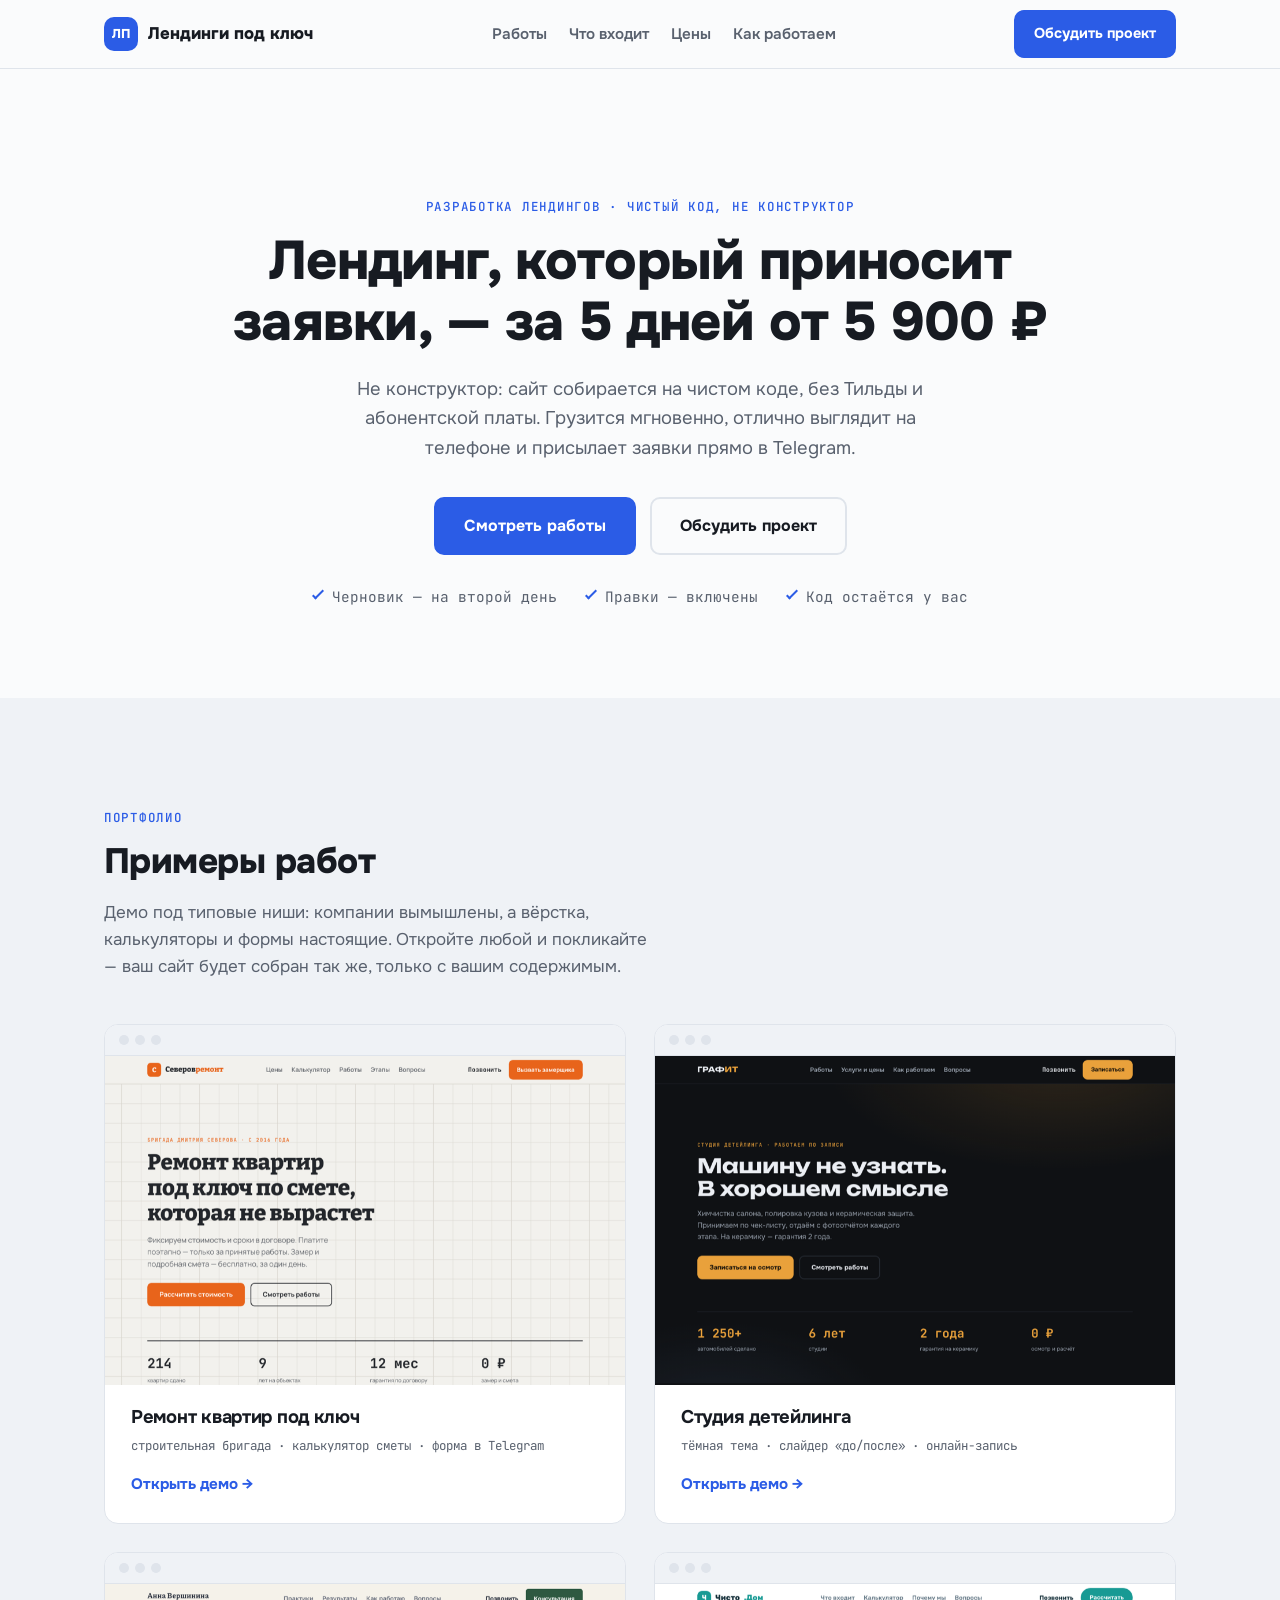
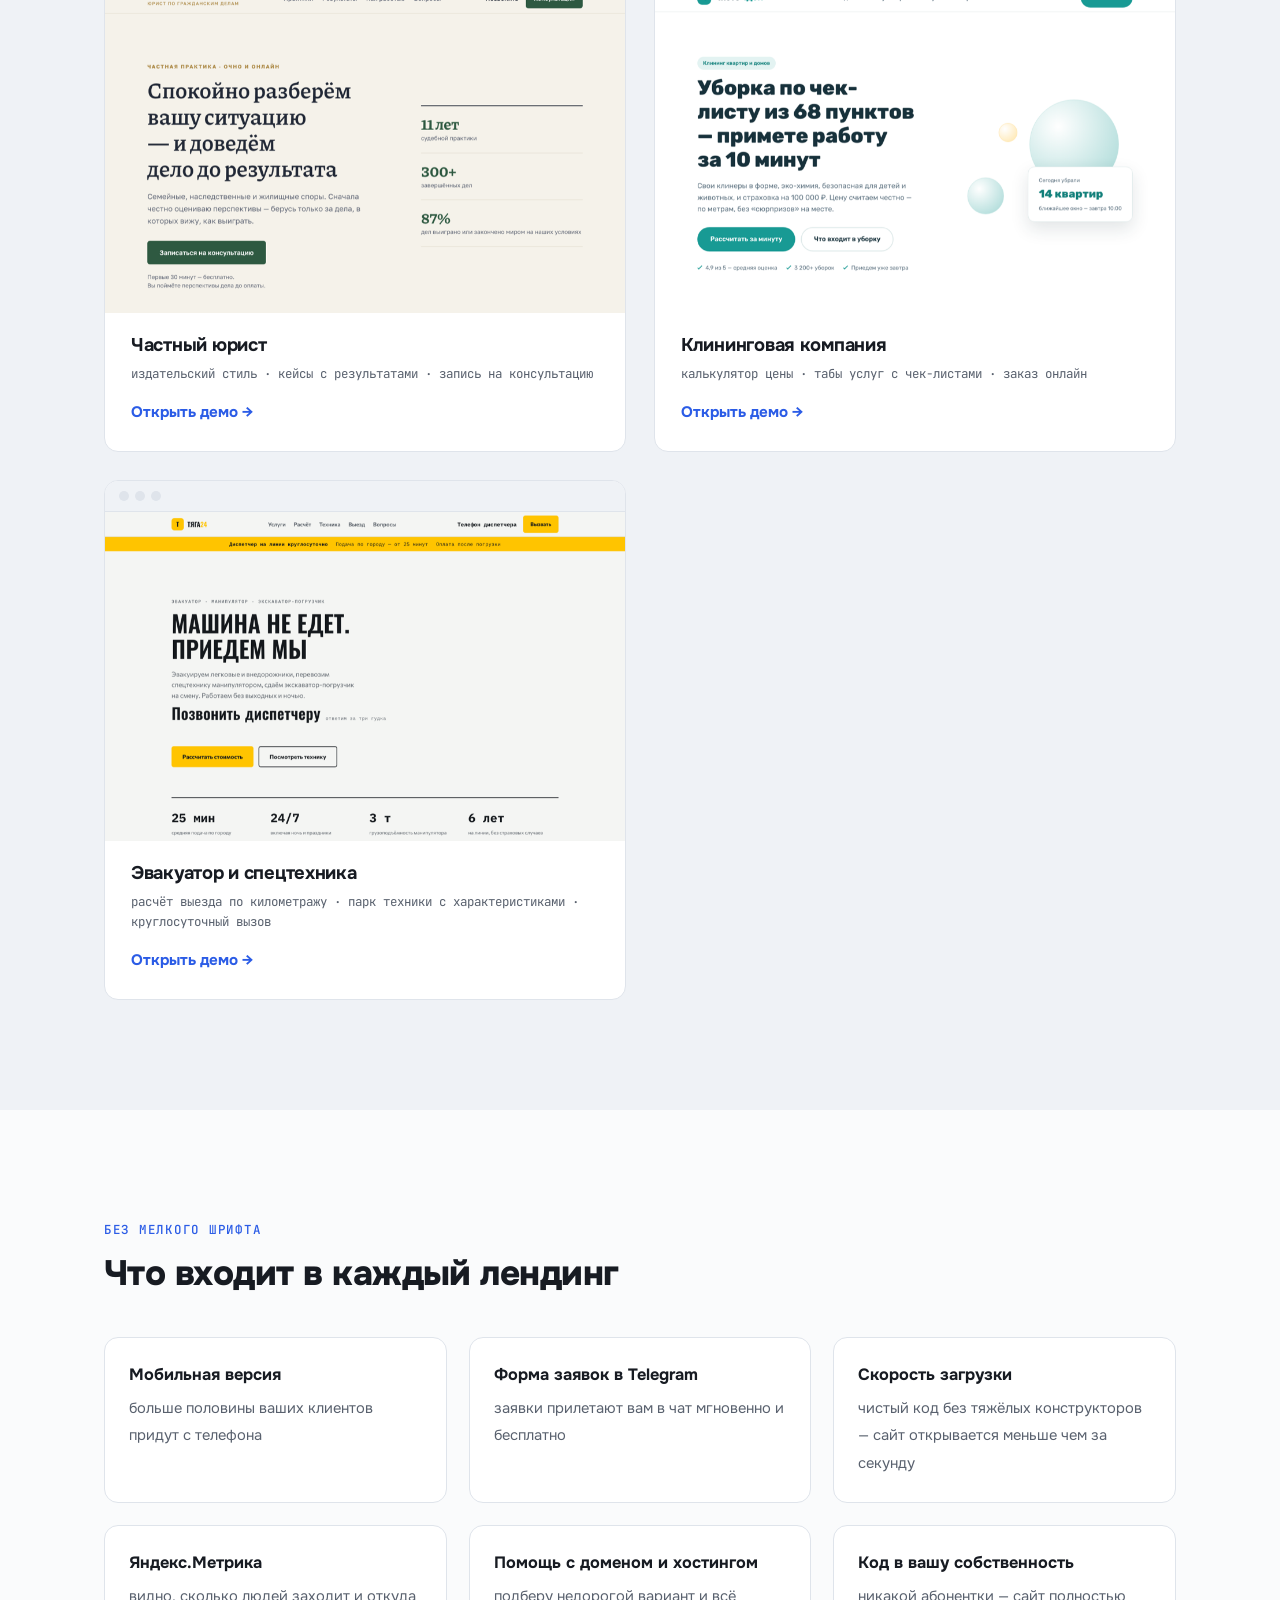
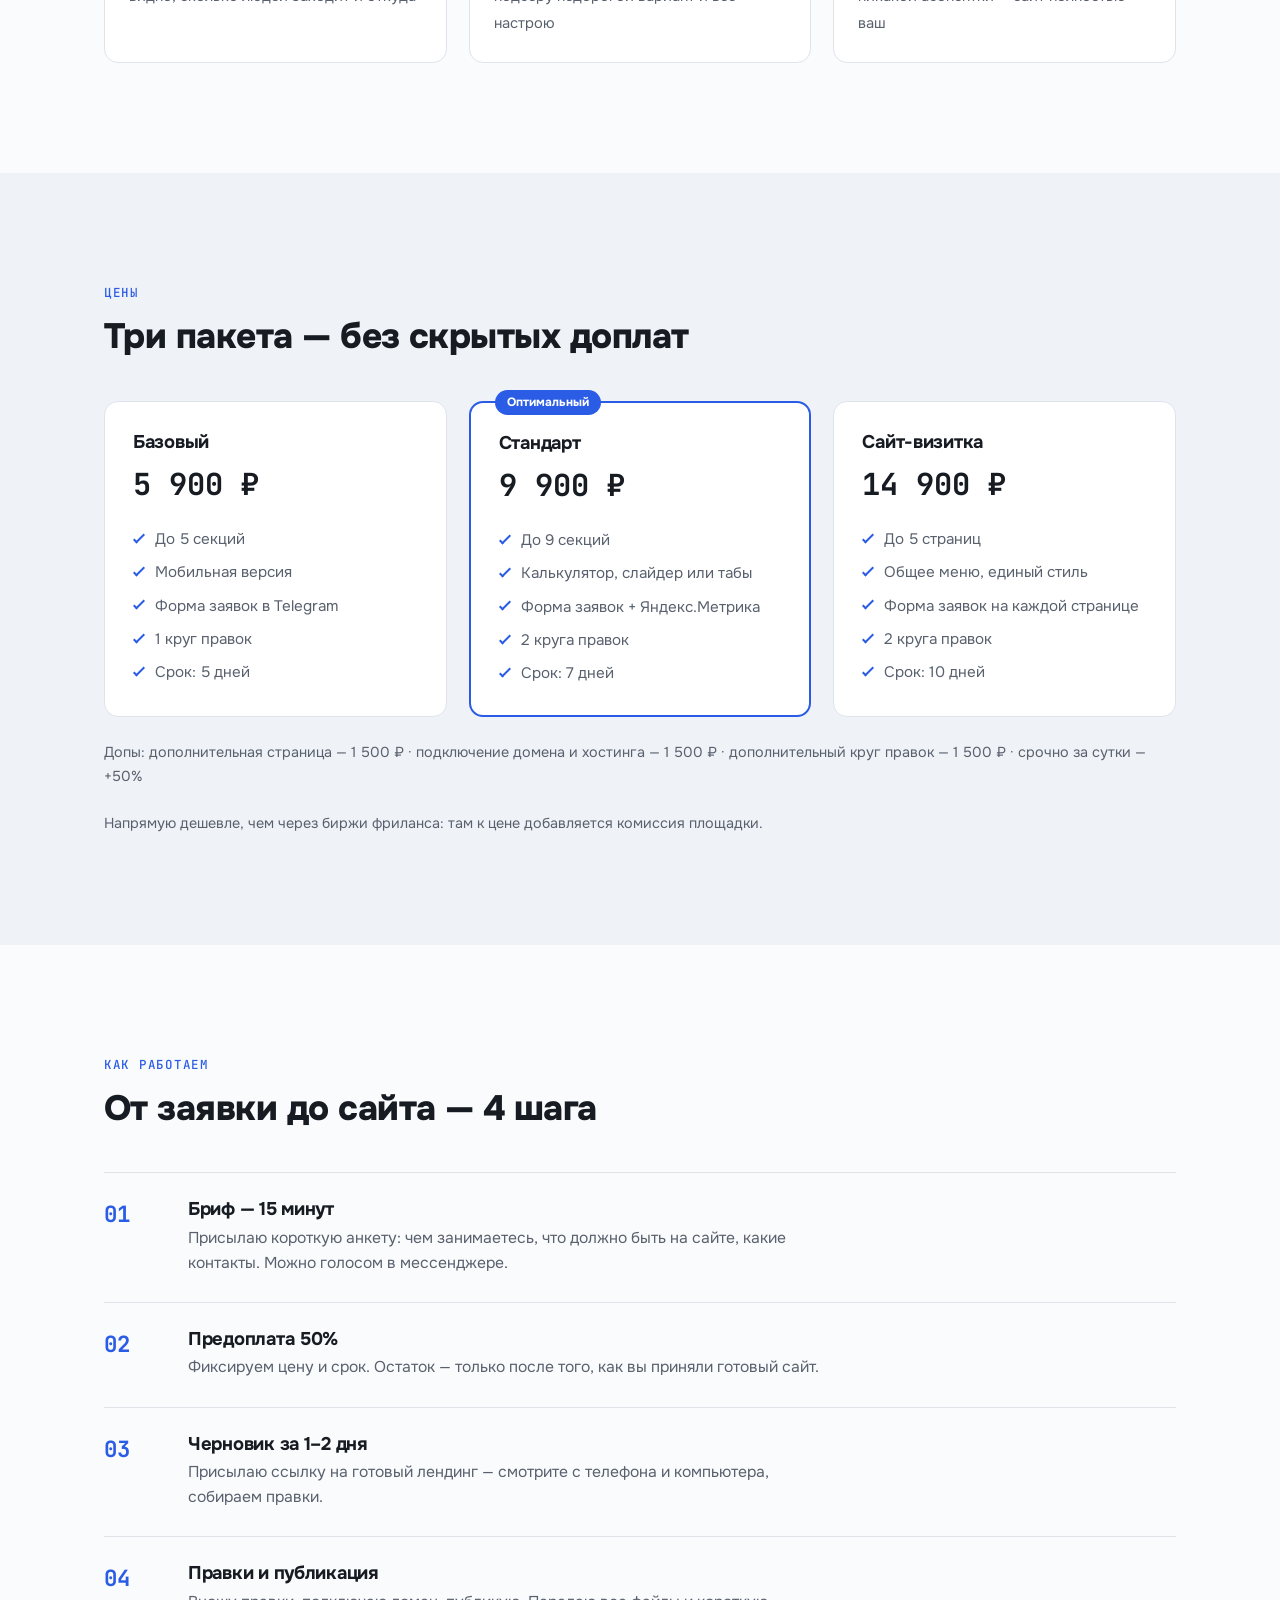
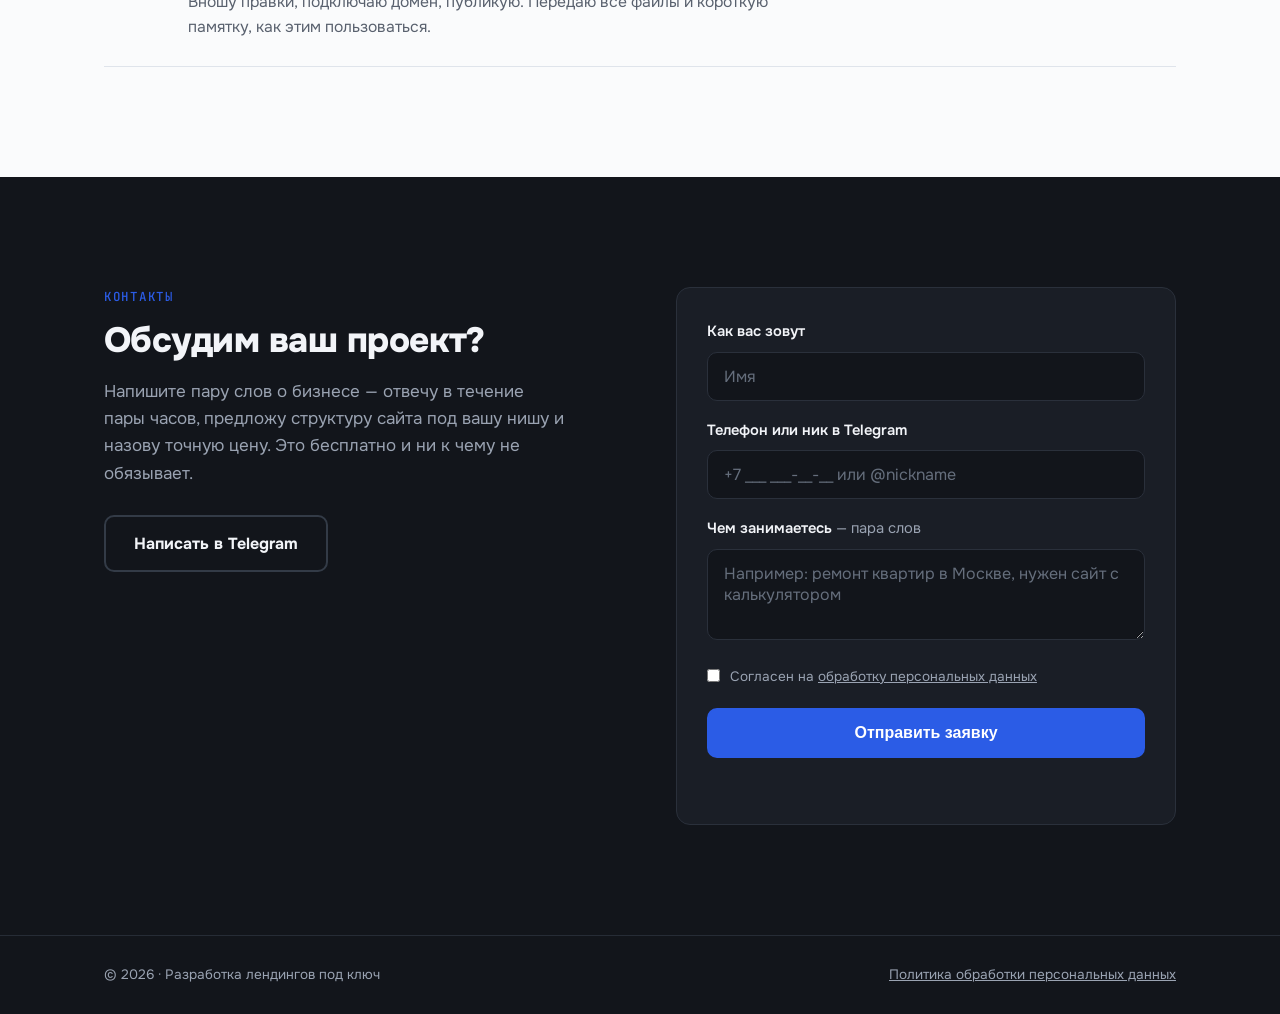
<file: index.html>
<!DOCTYPE html>
<html lang="ru">
<head>
  <meta charset="UTF-8">
  <meta name="viewport" content="width=device-width, initial-scale=1.0">
  <title>Портфолио — лендинги под ключ от 5 900 ₽</title>
  <meta name="description" content="Разработка продающих лендингов на чистом коде: быстрые, адаптивные, с формой заявок в Telegram. Срок 5 дней, цена от 5 900 ₽. Примеры работ внутри.">
  <link rel="icon" href="data:image/svg+xml,<svg xmlns='http://www.w3.org/2000/svg' viewBox='0 0 100 100'><rect width='100' height='100' rx='20' fill='%232B5CE6'/><text x='50' y='68' font-size='46' text-anchor='middle' font-family='Arial' font-weight='bold' fill='white'>ЛП</text></svg>">
  <link rel="preconnect" href="https://fonts.googleapis.com">
  <link rel="preconnect" href="https://fonts.gstatic.com" crossorigin>
  <link href="https://fonts.googleapis.com/css2?family=Onest:wght@400;500;600;700;800&family=JetBrains+Mono:wght@500;700&display=swap" rel="stylesheet">
  <link rel="canonical" href="https://odnastranica.ru/">
  <meta property="og:title" content="Лендинги под ключ за 5 дней — от 5 900 ₽">
  <meta property="og:description" content="Продающие одностраничные сайты на чистом коде: мобильная версия, заявки в Telegram, без абонентской платы. Четыре примера работ внутри.">
  <meta property="og:url" content="https://odnastranica.ru/">
  <meta property="og:image" content="https://odnastranica.ru/img/og.png">
  <meta property="og:image:width" content="1200">
  <meta property="og:image:height" content="630">
  <meta property="og:type" content="website">
  <meta property="og:locale" content="ru_RU">
  <meta property="og:site_name" content="Лендинги под ключ">
  <meta name="twitter:card" content="summary_large_image">
  <link rel="stylesheet" href="css/style.css">
  <!-- Yandex.Metrika counter -->
  <script type="text/javascript">
    (function(m,e,t,r,i,k,a){
      m[i]=m[i]||function(){(m[i].a=m[i].a||[]).push(arguments)};
      m[i].l=1*new Date();
      for (var j = 0; j < document.scripts.length; j++) {if (document.scripts[j].src === r) { return; }}
      k=e.createElement(t),a=e.getElementsByTagName(t)[0],k.async=1,k.src=r,a.parentNode.insertBefore(k,a)
    })(window, document,'script','https://mc.yandex.ru/metrika/tag.js?id=111244786', 'ym');
    ym(111244786, 'init', {ssr:true, webvisor:true, clickmap:true, ecommerce:"dataLayer", referrer: document.referrer, url: location.href, accurateTrackBounce:true, trackLinks:true, trackHash:true});
  </script>
  <noscript><div><img src="https://mc.yandex.ru/watch/111244786" style="position:absolute; left:-9999px;" alt="" /></div></noscript>
  <!-- /Yandex.Metrika counter -->
  <script type="application/ld+json">
{
  "@context": "https://schema.org",
  "@type": "ProfessionalService",
  "name": "Лендинги под ключ",
  "description": "Разработка продающих одностраничных сайтов для малого бизнеса на чистом коде.",
  "url": "https://odnastranica.ru/",
  "image": "https://odnastranica.ru/img/og.png",
  "areaServed": {
    "@type": "Country",
    "name": "Россия"
  },
  "priceRange": "5900-14900 RUB",
  "provider": {
    "@type": "Person",
    "name": "Джафаров Салих Джафарович"
  },
  "hasOfferCatalog": {
    "@type": "OfferCatalog",
    "name": "Услуги",
    "itemListElement": [
      {
        "@type": "Offer",
        "itemOffered": {
          "@type": "Service",
          "name": "Одностраничный сайт (лендинг)"
        },
        "price": "5900",
        "priceCurrency": "RUB"
      },
      {
        "@type": "Offer",
        "itemOffered": {
          "@type": "Service",
          "name": "Лендинг с калькулятором или слайдером"
        },
        "price": "9900",
        "priceCurrency": "RUB"
      },
      {
        "@type": "Offer",
        "itemOffered": {
          "@type": "Service",
          "name": "Сайт-визитка до 5 страниц"
        },
        "price": "14900",
        "priceCurrency": "RUB"
      }
    ]
  }
}
  </script>
</head>
<body id="top">

<header class="header">
  <div class="container header__inner">
    <a href="#top" class="logo"><span class="logo__mark">ЛП</span>Лендинги под ключ</a>
    <nav class="nav">
      <a href="#works">Работы</a>
      <a href="#included">Что входит</a>
      <a href="#price">Цены</a>
      <a href="#process">Как работаем</a>
    </nav>
    <a href="#contact" class="btn btn--small">Обсудить проект</a>
  </div>
</header>

<main>

  <!-- ХИРО -->
  <section class="hero">
    <div class="container">
      <p class="eyebrow">Разработка лендингов · чистый код, не конструктор</p>
      <h1>Лендинг, который приносит заявки, — за&nbsp;5&nbsp;дней от&nbsp;5&nbsp;900&nbsp;₽</h1>
      <p class="hero__sub">Не конструктор: сайт собирается на чистом коде, без Тильды и абонентской платы. Грузится мгновенно, отлично выглядит на телефоне и присылает заявки прямо в Telegram.</p>
      <div class="hero__cta">
        <a href="#works" class="btn">Смотреть работы</a>
        <a href="#contact" class="btn btn--ghost">Обсудить проект</a>
      </div>
      <ul class="hero__points">
        <li>Черновик — на второй день</li>
        <li>Правки — включены</li>
        <li>Код остаётся у вас</li>
      </ul>
    </div>
  </section>

  <!-- РАБОТЫ -->
  <section class="section section--tint" id="works">
    <div class="container">
      <p class="eyebrow">Портфолио</p>
      <h2>Примеры работ</h2>
      <p class="section__sub">Демо под типовые ниши: компании вымышлены, а вёрстка, калькуляторы и формы настоящие. Откройте любой и покликайте — ваш сайт будет собран так же, только с вашим содержимым.</p>
      <div class="works">

        <article class="work">
          <a class="work__frame" href="demos/remont/index.html" target="_blank" rel="noopener">
            <span class="work__bar" aria-hidden="true"><i></i><i></i><i></i></span>
            <img src="img/remont.png" alt="Лендинг бригады по ремонту квартир" loading="lazy">
          </a>
          <div class="work__body">
            <h3>Ремонт квартир под ключ</h3>
            <p class="work__tags">строительная бригада · калькулятор сметы · форма в Telegram</p>
            <a class="work__link" href="demos/remont/index.html" target="_blank" rel="noopener">Открыть демо →</a>
          </div>
        </article>

        <article class="work">
          <a class="work__frame" href="demos/detailing/index.html" target="_blank" rel="noopener">
            <span class="work__bar" aria-hidden="true"><i></i><i></i><i></i></span>
            <img src="img/detailing.png" alt="Лендинг студии детейлинга" loading="lazy">
          </a>
          <div class="work__body">
            <h3>Студия детейлинга</h3>
            <p class="work__tags">тёмная тема · слайдер «до/после» · онлайн-запись</p>
            <a class="work__link" href="demos/detailing/index.html" target="_blank" rel="noopener">Открыть демо →</a>
          </div>
        </article>

        <article class="work">
          <a class="work__frame" href="demos/lawyer/index.html" target="_blank" rel="noopener">
            <span class="work__bar" aria-hidden="true"><i></i><i></i><i></i></span>
            <img src="img/lawyer.png" alt="Лендинг частного юриста" loading="lazy">
          </a>
          <div class="work__body">
            <h3>Частный юрист</h3>
            <p class="work__tags">издательский стиль · кейсы с результатами · запись на консультацию</p>
            <a class="work__link" href="demos/lawyer/index.html" target="_blank" rel="noopener">Открыть демо →</a>
          </div>
        </article>

        <article class="work">
          <a class="work__frame" href="demos/cleaning/index.html" target="_blank" rel="noopener">
            <span class="work__bar" aria-hidden="true"><i></i><i></i><i></i></span>
            <img src="img/cleaning.png" alt="Лендинг клининговой компании" loading="lazy">
          </a>
          <div class="work__body">
            <h3>Клининговая компания</h3>
            <p class="work__tags">калькулятор цены · табы услуг с чек-листами · заказ онлайн</p>
            <a class="work__link" href="demos/cleaning/index.html" target="_blank" rel="noopener">Открыть демо →</a>
          </div>
        </article>

        <article class="work">
          <a class="work__frame" href="demos/evakuator/index.html" target="_blank" rel="noopener">
            <span class="work__bar" aria-hidden="true"><i></i><i></i><i></i></span>
            <img src="img/evakuator.png" alt="Лендинг службы эвакуатора и спецтехники" loading="lazy">
          </a>
          <div class="work__body">
            <h3>Эвакуатор и спецтехника</h3>
            <p class="work__tags">расчёт выезда по километражу · парк техники с характеристиками · круглосуточный вызов</p>
            <a class="work__link" href="demos/evakuator/index.html" target="_blank" rel="noopener">Открыть демо →</a>
          </div>
        </article>

      </div>
    </div>
  </section>

  <!-- ЧТО ВХОДИТ -->
  <section class="section" id="included">
    <div class="container">
      <p class="eyebrow">Без мелкого шрифта</p>
      <h2>Что входит в&nbsp;каждый лендинг</h2>
      <ul class="included">
        <li><b>Мобильная версия</b><span>больше половины ваших клиентов придут с телефона</span></li>
        <li><b>Форма заявок в Telegram</b><span>заявки прилетают вам в чат мгновенно и бесплатно</span></li>
        <li><b>Скорость загрузки</b><span>чистый код без тяжёлых конструкторов — сайт открывается меньше чем за секунду</span></li>
        <li><b>Яндекс.Метрика</b><span>видно, сколько людей заходит и откуда</span></li>
        <li><b>Помощь с доменом и хостингом</b><span>подберу недорогой вариант и всё настрою</span></li>
        <li><b>Код в вашу собственность</b><span>никакой абонентки — сайт полностью ваш</span></li>
      </ul>
    </div>
  </section>

  <!-- ЦЕНЫ -->
  <section class="section section--tint" id="price">
    <div class="container">
      <p class="eyebrow">Цены</p>
      <h2>Три пакета — без скрытых доплат</h2>
      <div class="prices">
        <article class="price">
          <h3>Базовый</h3>
          <p class="price__num">5 900 ₽</p>
          <ul>
            <li>До 5 секций</li>
            <li>Мобильная версия</li>
            <li>Форма заявок в Telegram</li>
            <li>1 круг правок</li>
            <li>Срок: 5 дней</li>
          </ul>
        </article>
        <article class="price price--featured">
          <p class="price__badge">Оптимальный</p>
          <h3>Стандарт</h3>
          <p class="price__num">9 900 ₽</p>
          <ul>
            <li>До 9 секций</li>
            <li>Калькулятор, слайдер или табы</li>
            <li>Форма заявок + Яндекс.Метрика</li>
            <li>2 круга правок</li>
            <li>Срок: 7 дней</li>
          </ul>
        </article>
        <article class="price">
          <h3>Сайт-визитка</h3>
          <p class="price__num">14 900 ₽</p>
          <ul>
            <li>До 5 страниц</li>
            <li>Общее меню, единый стиль</li>
            <li>Форма заявок на каждой странице</li>
            <li>2 круга правок</li>
            <li>Срок: 10 дней</li>
          </ul>
        </article>
      </div>
      <p class="prices__extra">Допы: дополнительная страница — 1 500 ₽ · подключение домена и хостинга — 1 500 ₽ · дополнительный круг правок — 1 500 ₽ · срочно за сутки — +50%</p>
      <p class="prices__extra">Напрямую дешевле, чем через биржи фриланса: там к цене добавляется комиссия площадки.</p>
    </div>
  </section>

  <!-- ПРОЦЕСС -->
  <section class="section" id="process">
    <div class="container">
      <p class="eyebrow">Как работаем</p>
      <h2>От заявки до&nbsp;сайта — 4&nbsp;шага</h2>
      <ol class="steps">
        <li class="step"><h3>Бриф — 15 минут</h3><p>Присылаю короткую анкету: чем занимаетесь, что должно быть на сайте, какие контакты. Можно голосом в мессенджере.</p></li>
        <li class="step"><h3>Предоплата 50%</h3><p>Фиксируем цену и срок. Остаток — только после того, как вы приняли готовый сайт.</p></li>
        <li class="step"><h3>Черновик за 1–2 дня</h3><p>Присылаю ссылку на готовый лендинг — смотрите с телефона и компьютера, собираем правки.</p></li>
        <li class="step"><h3>Правки и публикация</h3><p>Вношу правки, подключаю домен, публикую. Передаю все файлы и короткую памятку, как этим пользоваться.</p></li>
      </ol>
    </div>
  </section>

  <!-- КОНТАКТ -->
  <section class="section section--dark" id="contact">
    <div class="container lead">
      <div class="lead__text">
        <p class="eyebrow">Контакты</p>
        <h2>Обсудим ваш проект?</h2>
        <p>Напишите пару слов о бизнесе — отвечу в течение пары часов, предложу структуру сайта под вашу нишу и назову точную цену. Это бесплатно и ни к чему не обязывает.</p>
        <div class="contact__row">
          <a href="https://t.me/jafarovsalih" class="btn btn--ghost" data-goal="messenger">Написать в Telegram</a>
        </div>
      </div>

      <form class="form" id="lead-form" novalidate>
        <div class="form__field">
          <label for="f-name">Как вас зовут</label>
          <input type="text" id="f-name" name="name" placeholder="Имя" autocomplete="name" required>
        </div>
        <div class="form__field">
          <label for="f-contact">Телефон или ник в Telegram</label>
          <input type="text" id="f-contact" name="contact" placeholder="+7 ___ ___-__-__ или @nickname" required>
        </div>
        <div class="form__field">
          <label for="f-msg">Чем занимаетесь <span>— пара слов</span></label>
          <textarea id="f-msg" name="message" rows="3" placeholder="Например: ремонт квартир в Москве, нужен сайт с калькулятором"></textarea>
        </div>
        <div class="form__hp" aria-hidden="true">
          <label for="f-company">Не заполняйте это поле</label>
          <input type="text" id="f-company" name="company" tabindex="-1" autocomplete="off">
        </div>
        <label class="form__consent">
          <input type="checkbox" name="consent" required>
          <span>Согласен на <a href="privacy/">обработку персональных данных</a></span>
        </label>
        <button type="submit" class="btn btn--block">Отправить заявку</button>
        <p class="form__status" id="form-status" role="status"></p>
      </form>
    </div>
  </section>

</main>

<footer class="footer">
  <div class="container footer__inner">
    <p>© 2026 · Разработка лендингов под ключ</p>
    <p><a href="privacy/">Политика обработки персональных данных</a></p>
  </div>
</footer>

<script src="js/lead.js"></script>
</body>
</html>
</file>
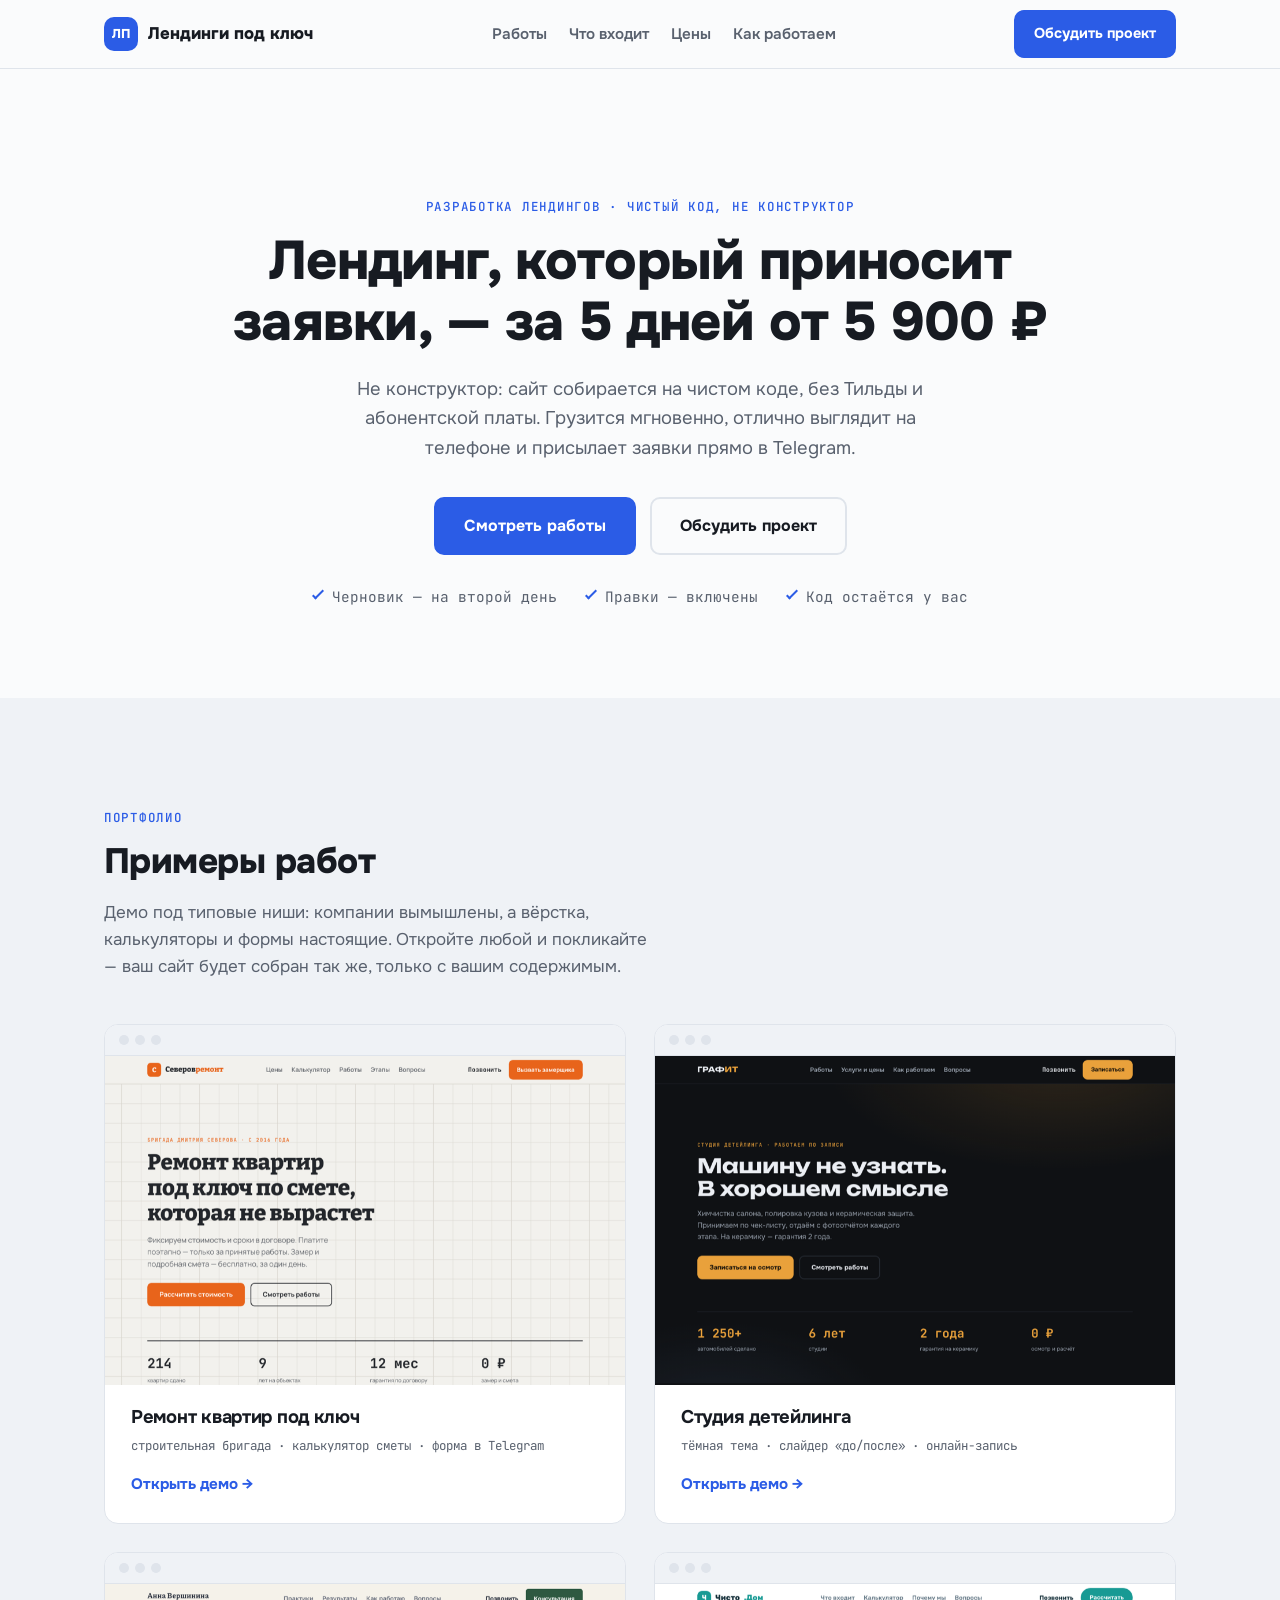
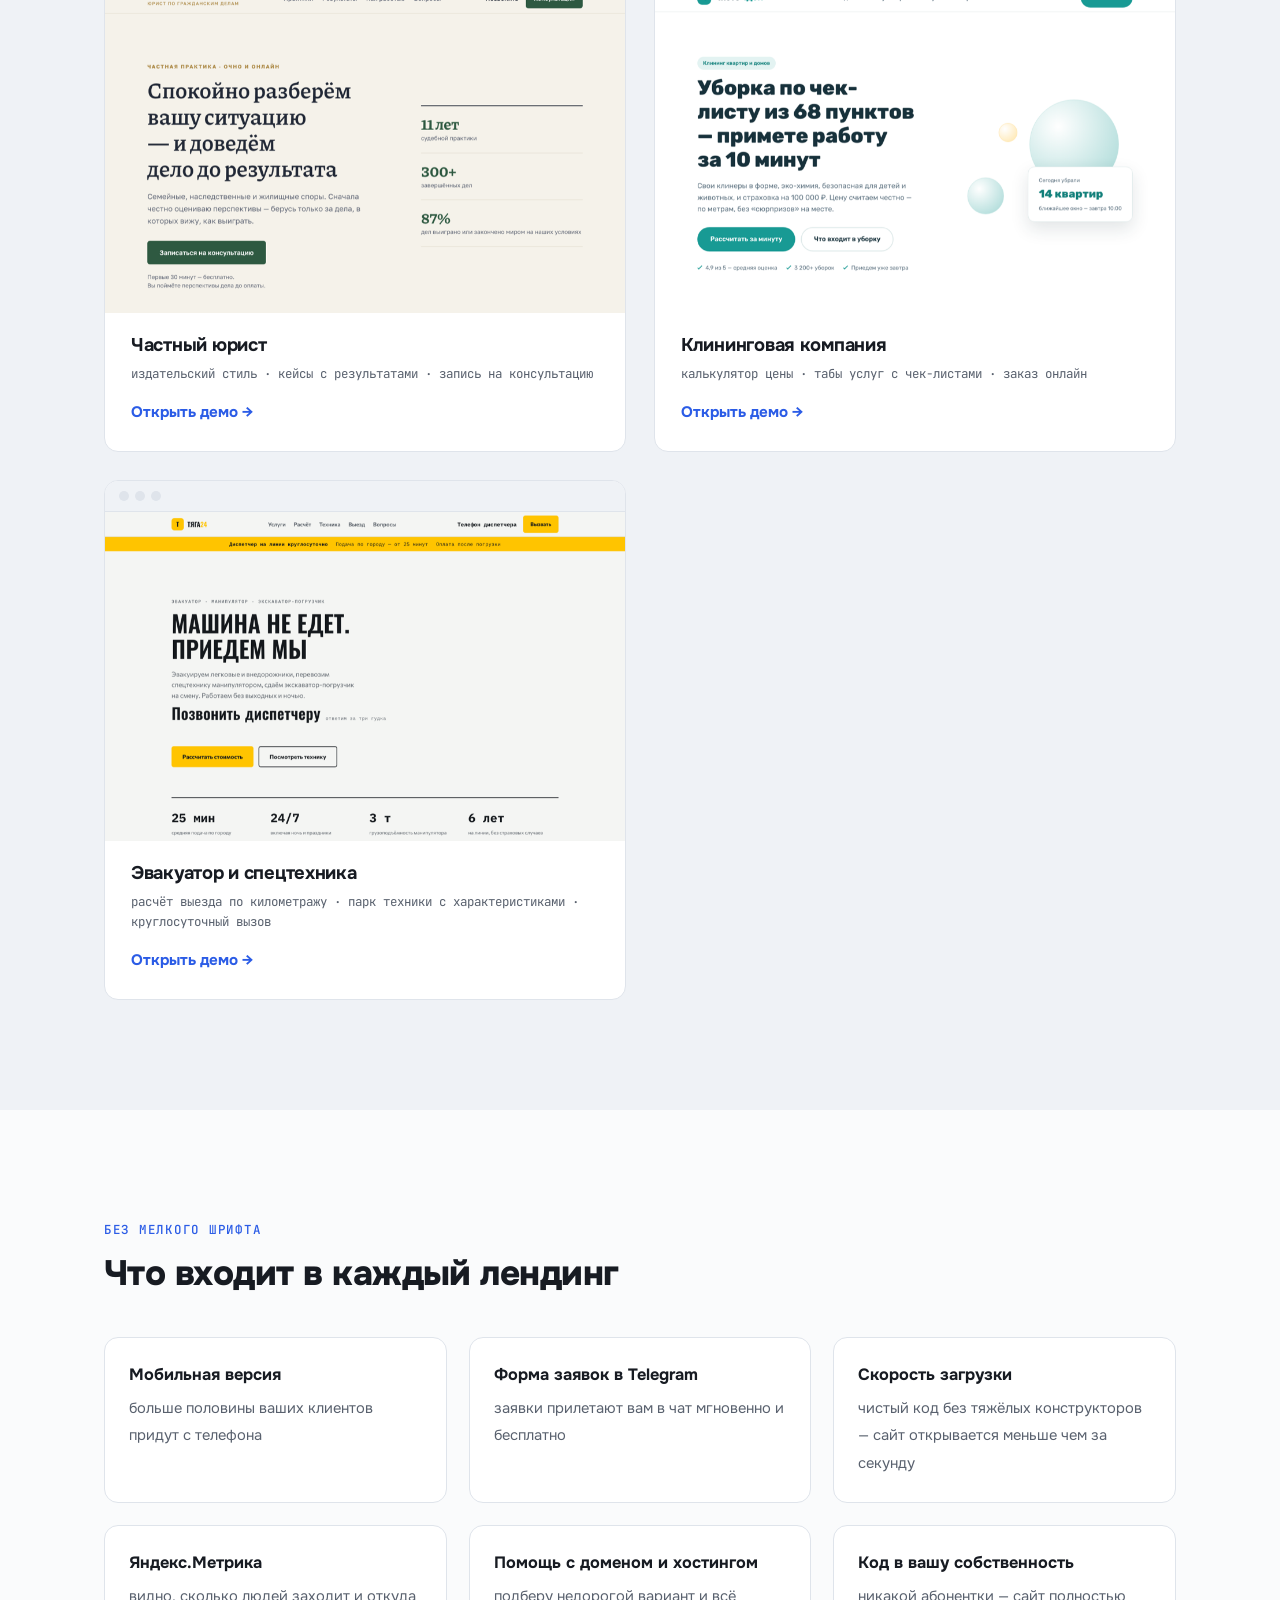
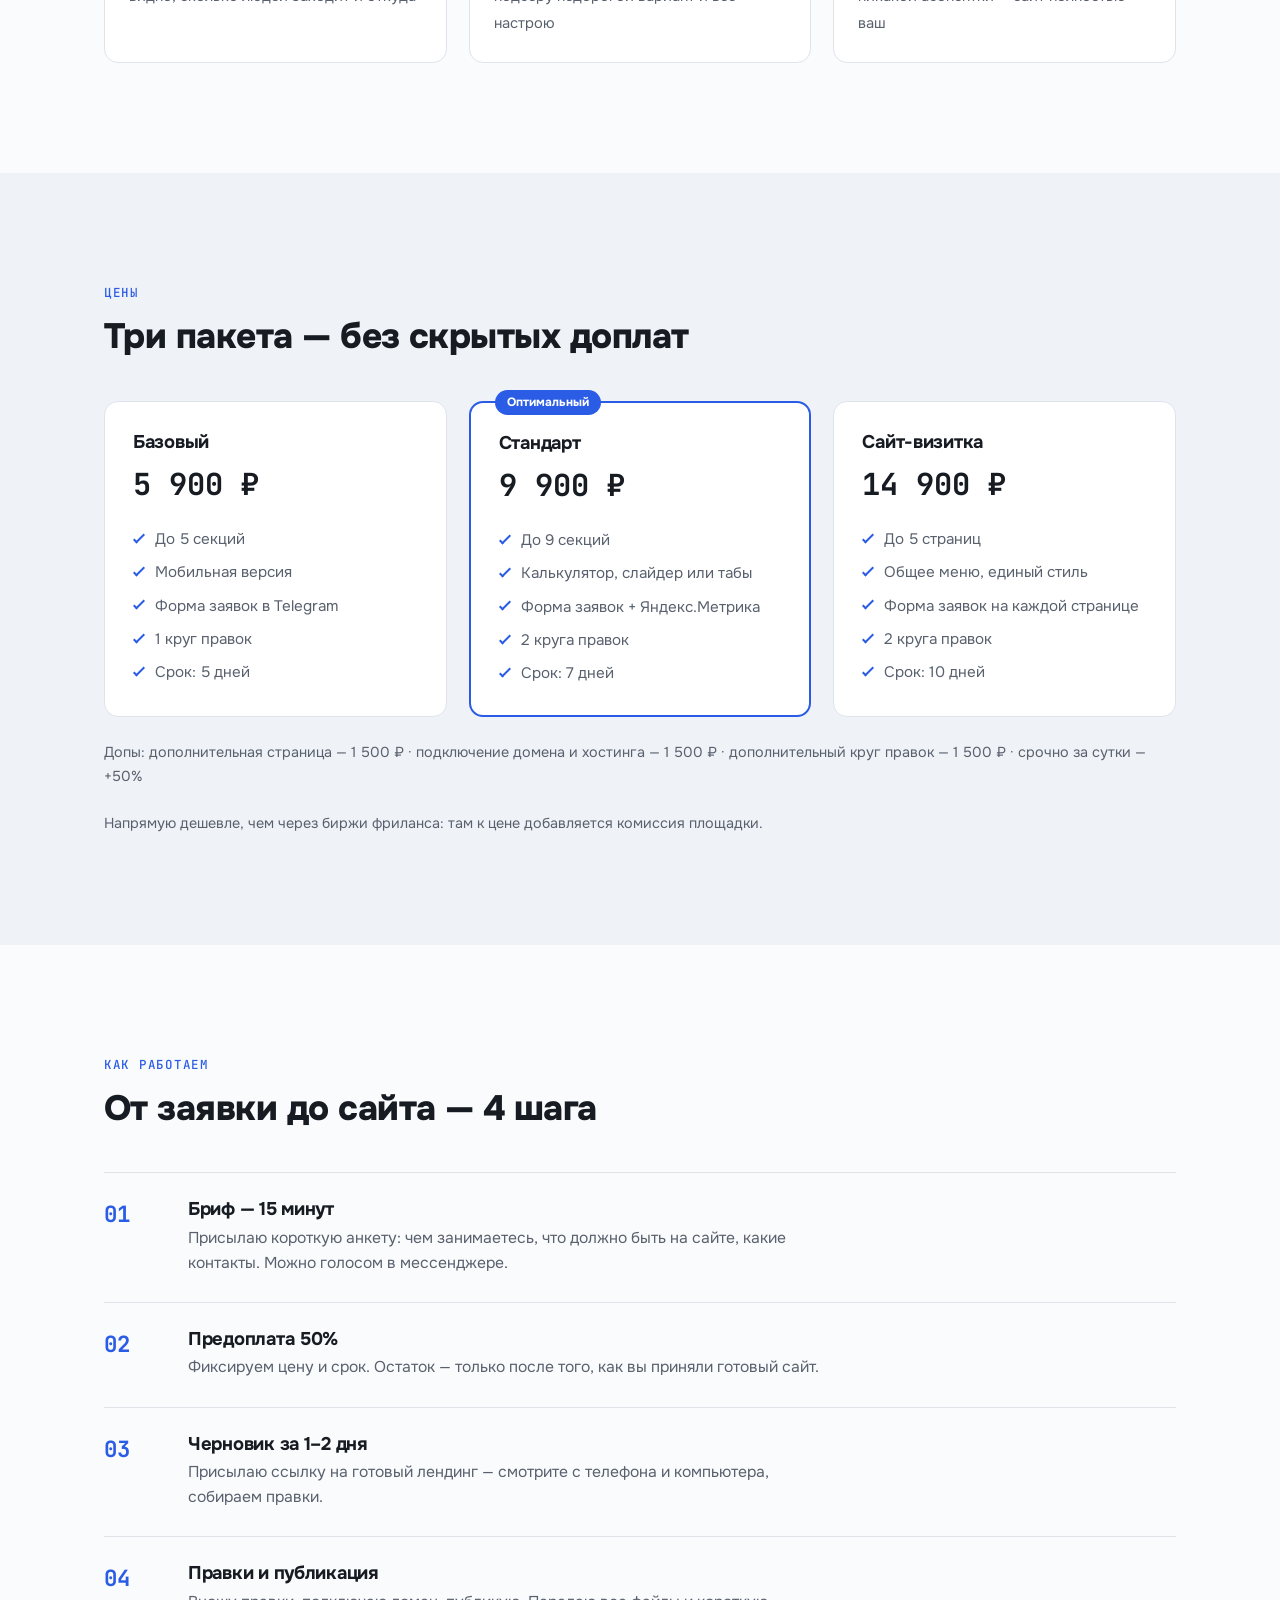
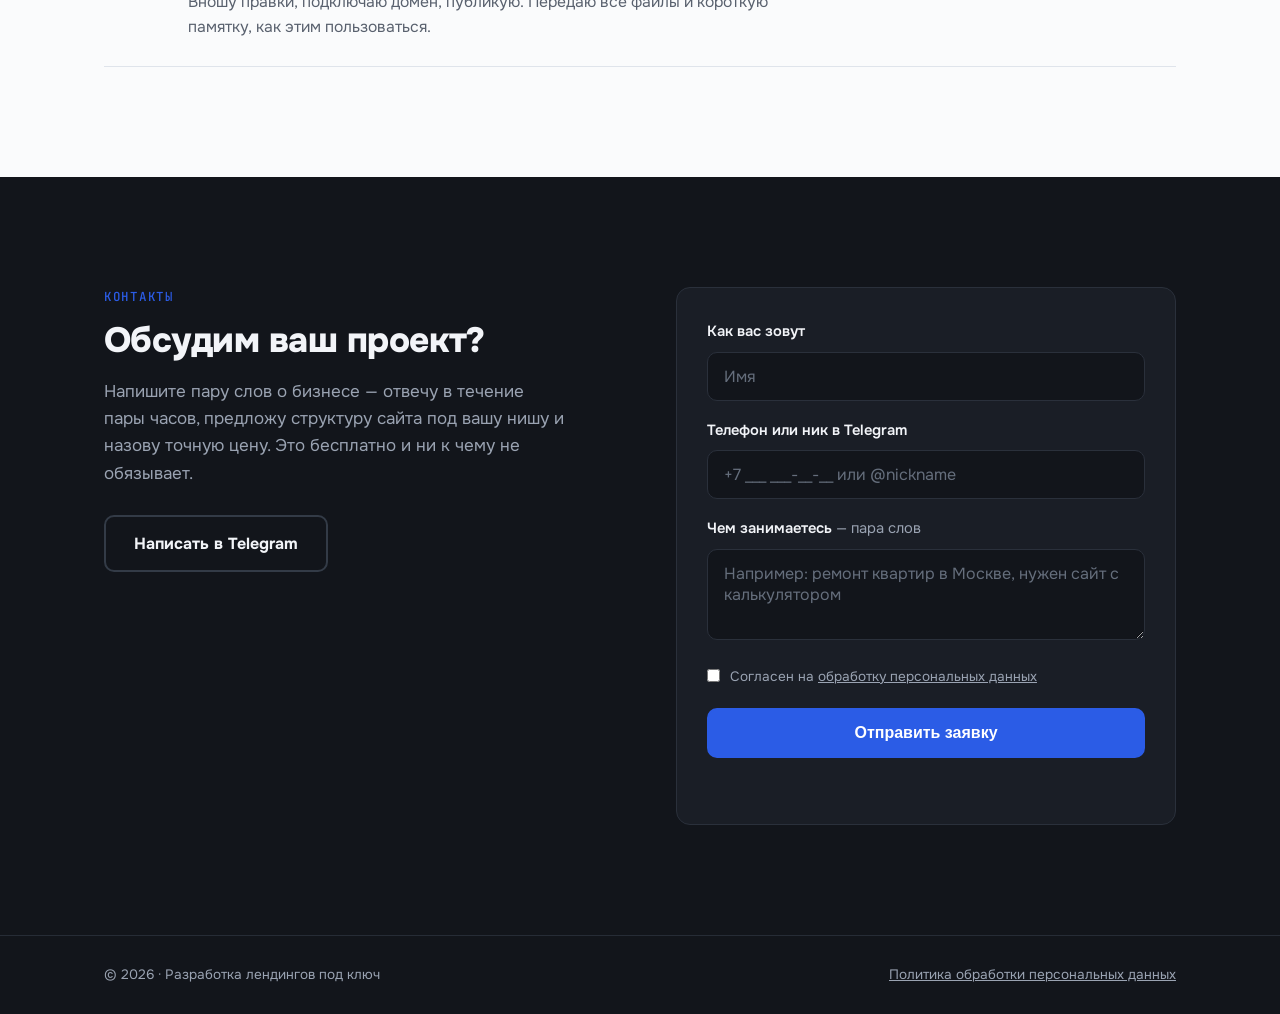
<file: portfolio/index.html>
<!DOCTYPE html>
<html lang="ru">
<head>
  <meta charset="UTF-8">
  <title>Портфолио — лендинги под ключ</title>
  <meta name="viewport" content="width=device-width, initial-scale=1.0">
  <meta name="robots" content="noindex">
  <meta http-equiv="refresh" content="0; url=../">
  <link rel="canonical" href="https://odnastranica.ru/">
  <script>location.replace("../");</script>
  <style>
    body { font-family: -apple-system, sans-serif; display: grid; place-items: center; min-height: 100vh; margin: 0; color: #171B22; }
    a { color: #2B5CE6; }
  </style>
</head>
<body>
  <p>Портфолио переехало. <a href="../">Открыть</a></p>
</body>
</html>
</file>
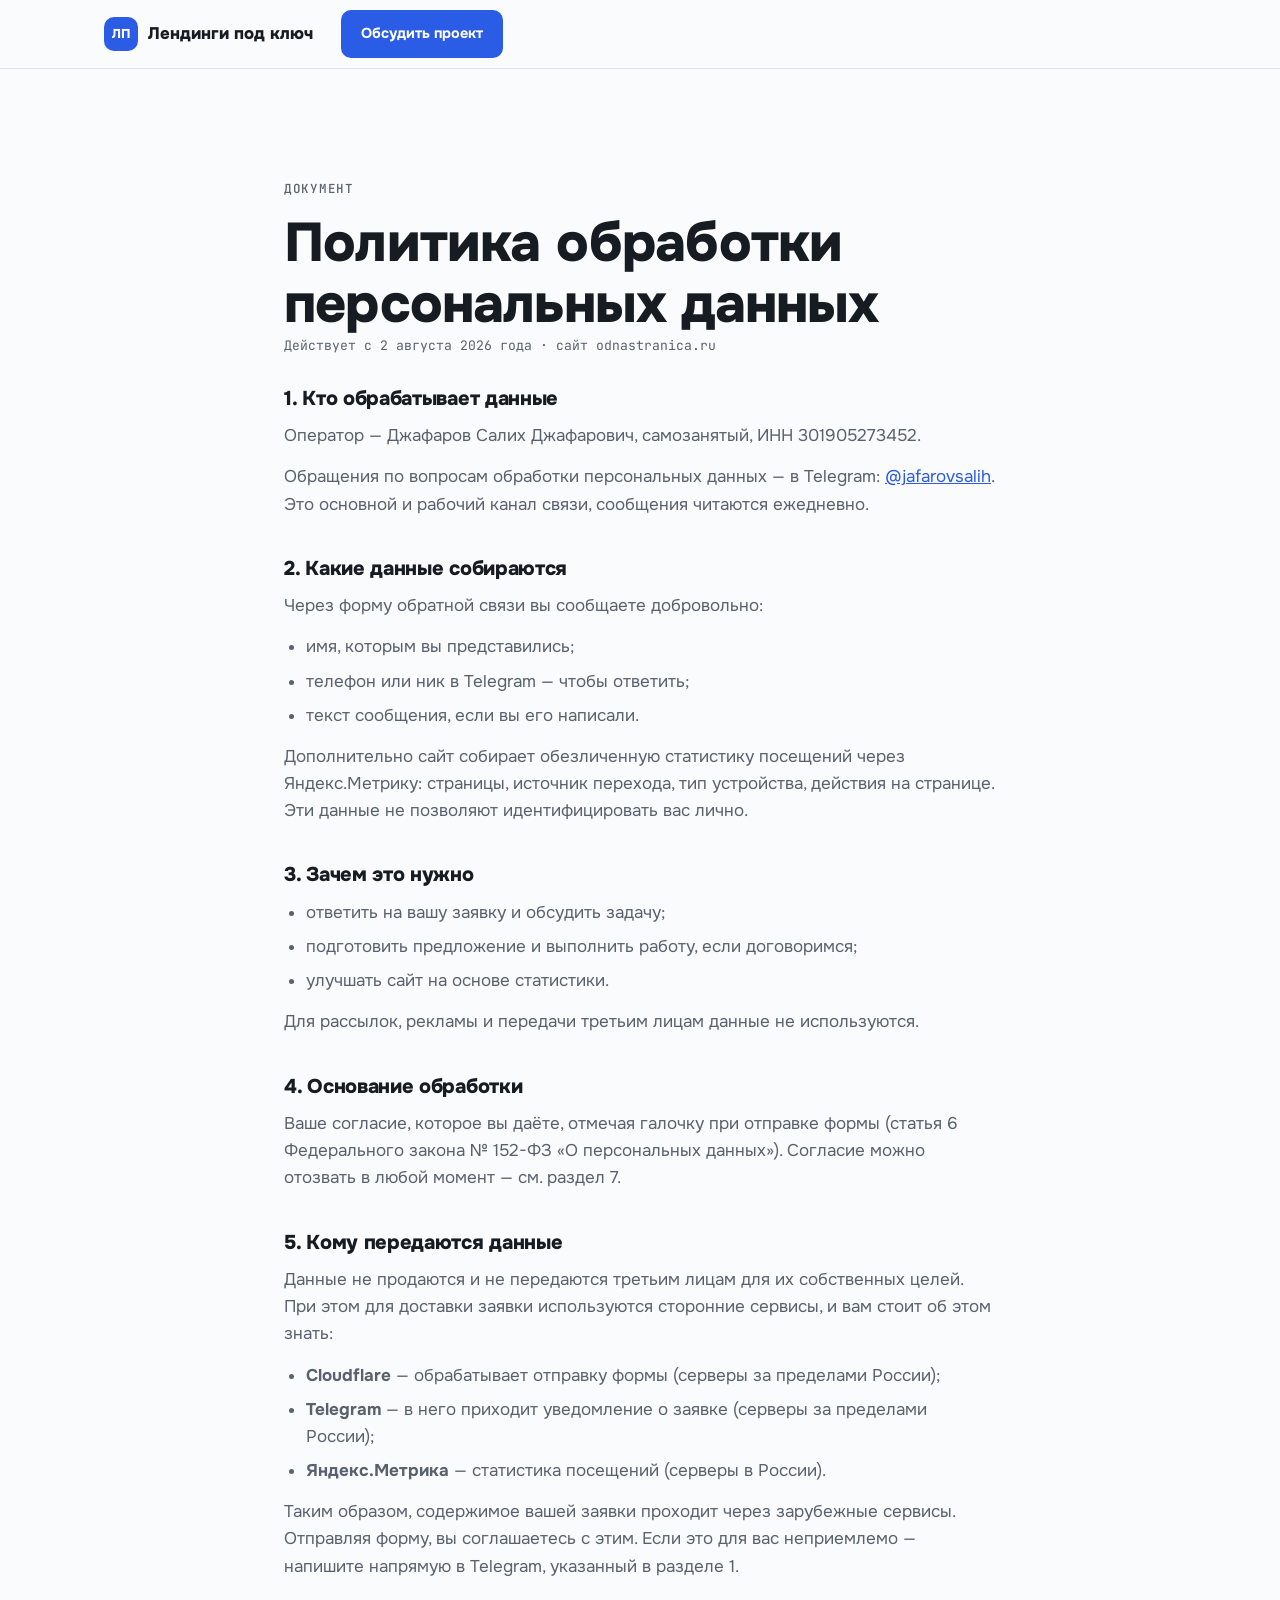
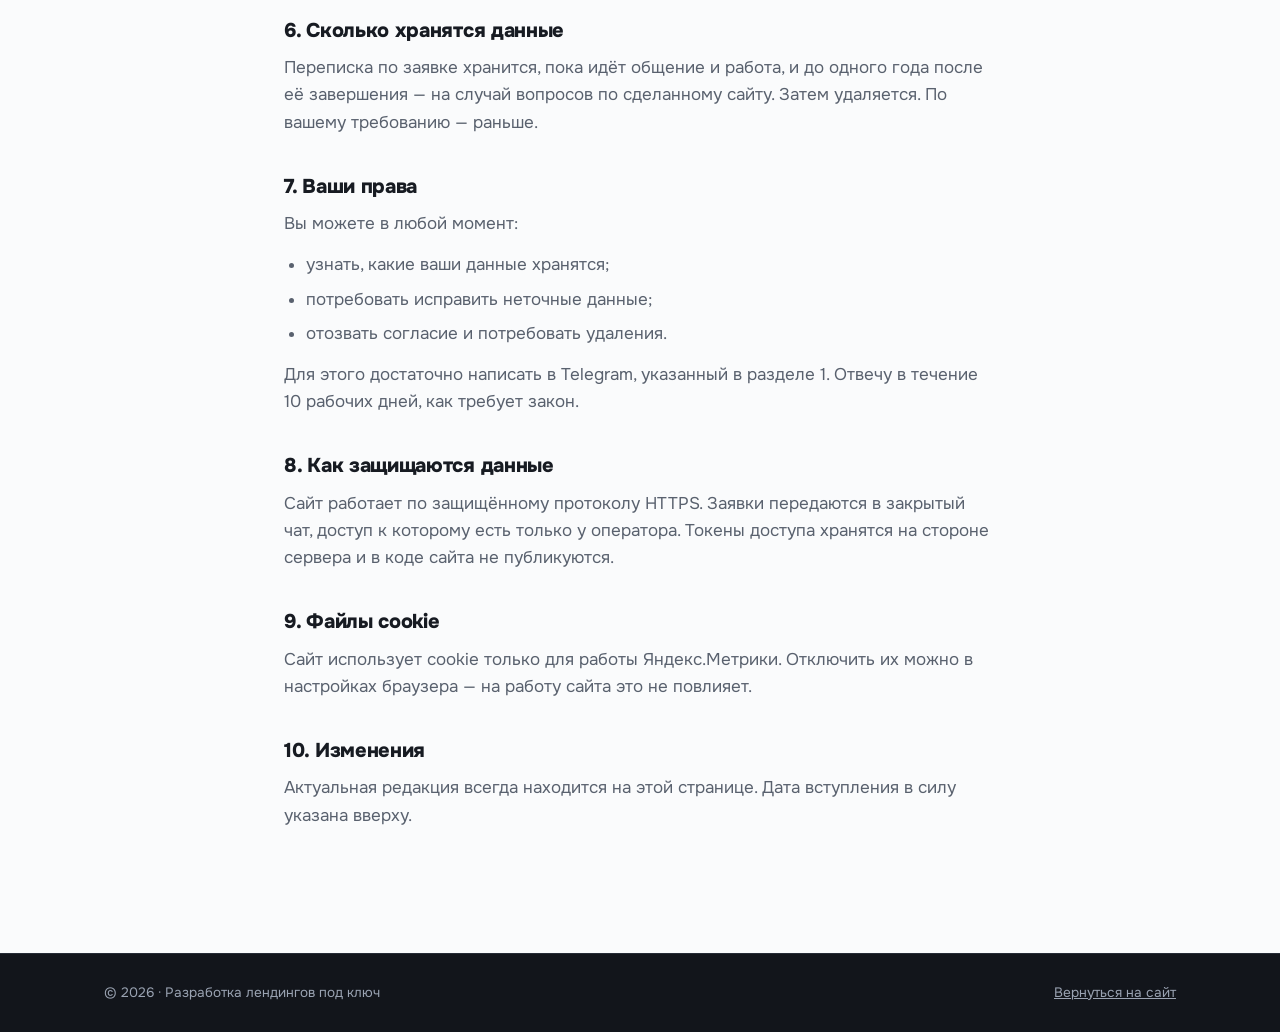
<file: privacy/index.html>
<!DOCTYPE html>
<html lang="ru">
<head>
  <meta charset="UTF-8">
  <meta name="viewport" content="width=device-width, initial-scale=1.0">
  <title>Политика обработки персональных данных — odnastranica.ru</title>
  <meta name="description" content="Какие данные собирает сайт odnastranica.ru, зачем, кому передаёт и как их удалить.">
  <meta name="robots" content="noindex">
  <link rel="icon" href="data:image/svg+xml,<svg xmlns='http://www.w3.org/2000/svg' viewBox='0 0 100 100'><rect width='100' height='100' rx='20' fill='%232B5CE6'/><text x='50' y='68' font-size='46' text-anchor='middle' font-family='Arial' font-weight='bold' fill='white'>ЛП</text></svg>">
  <link rel="preconnect" href="https://fonts.googleapis.com">
  <link rel="preconnect" href="https://fonts.gstatic.com" crossorigin>
  <link href="https://fonts.googleapis.com/css2?family=Onest:wght@400;500;600;700;800&family=JetBrains+Mono:wght@500;700&display=swap" rel="stylesheet">
  <link rel="canonical" href="https://odnastranica.ru/privacy/">
  <meta property="og:title" content="Политика обработки персональных данных">
  <meta property="og:description" content="Какие данные собирает сайт odnastranica.ru, зачем и как их удалить.">
  <meta property="og:url" content="https://odnastranica.ru/privacy/">
  <meta property="og:image" content="https://odnastranica.ru/img/og.png">
  <meta property="og:image:width" content="1200">
  <meta property="og:image:height" content="630">
  <meta property="og:type" content="website">
  <meta property="og:locale" content="ru_RU">
  <meta property="og:site_name" content="Лендинги под ключ">
  <meta name="twitter:card" content="summary_large_image">
  <link rel="stylesheet" href="../css/style.css">
  <style>
    .doc { max-width: 760px; }
    .doc h2 { font-size: 1.25rem; margin: 40px 0 12px; }
    .doc h2:first-of-type { margin-top: 32px; }
    .doc p, .doc li { color: var(--ink-soft); }
    .doc p { margin-bottom: 14px; }
    .doc ul { margin: 0 0 14px 22px; display: grid; gap: 7px; }
    .doc a { color: var(--accent); }
    .doc__date { font-family: var(--font-mono); font-size: 0.82rem; }
    .doc__fill { background: #FFF3CD; color: #5B4708; padding: 2px 6px; border-radius: 4px; font-weight: 600; }
  </style>
</head>
<body>

<header class="header">
  <div class="container header__inner">
    <a href="../" class="logo"><span class="logo__mark">ЛП</span>Лендинги под ключ</a>
    <a href="../#contact" class="btn btn--small">Обсудить проект</a>
  </div>
</header>

<main class="section">
  <div class="container doc">
    <p class="eyebrow">Документ</p>
    <h1>Политика обработки персональных данных</h1>
    <p class="doc__date">Действует с 2 августа 2026 года · сайт odnastranica.ru</p>

    <h2>1. Кто обрабатывает данные</h2>
    <p>
      Оператор — Джафаров Салих Джафарович, самозанятый,
      ИНН 301905273452.
    </p>
    <p>
      Обращения по вопросам обработки персональных данных — в Telegram:
      <a href="https://t.me/jafarovsalih">@jafarovsalih</a>. Это основной
      и рабочий канал связи, сообщения читаются ежедневно.
    </p>

    <h2>2. Какие данные собираются</h2>
    <p>Через форму обратной связи вы сообщаете добровольно:</p>
    <ul>
      <li>имя, которым вы представились;</li>
      <li>телефон или ник в Telegram — чтобы ответить;</li>
      <li>текст сообщения, если вы его написали.</li>
    </ul>
    <p>
      Дополнительно сайт собирает обезличенную статистику посещений
      через Яндекс.Метрику: страницы, источник перехода, тип устройства,
      действия на странице. Эти данные не позволяют идентифицировать
      вас лично.
    </p>

    <h2>3. Зачем это нужно</h2>
    <ul>
      <li>ответить на вашу заявку и обсудить задачу;</li>
      <li>подготовить предложение и выполнить работу, если договоримся;</li>
      <li>улучшать сайт на основе статистики.</li>
    </ul>
    <p>Для рассылок, рекламы и передачи третьим лицам данные не используются.</p>

    <h2>4. Основание обработки</h2>
    <p>
      Ваше согласие, которое вы даёте, отмечая галочку при отправке формы
      (статья 6 Федерального закона № 152-ФЗ «О персональных данных»).
      Согласие можно отозвать в любой момент — см. раздел 7.
    </p>

    <h2>5. Кому передаются данные</h2>
    <p>
      Данные не продаются и не передаются третьим лицам для их собственных
      целей. При этом для доставки заявки используются сторонние сервисы,
      и вам стоит об этом знать:
    </p>
    <ul>
      <li><b>Cloudflare</b> — обрабатывает отправку формы (серверы за пределами России);</li>
      <li><b>Telegram</b> — в него приходит уведомление о заявке (серверы за пределами России);</li>
      <li><b>Яндекс.Метрика</b> — статистика посещений (серверы в России).</li>
    </ul>
    <p>
      Таким образом, содержимое вашей заявки проходит через зарубежные
      сервисы. Отправляя форму, вы соглашаетесь с этим. Если это для вас
      неприемлемо — напишите напрямую в Telegram, указанный в разделе 1.
    </p>

    <h2>6. Сколько хранятся данные</h2>
    <p>
      Переписка по заявке хранится, пока идёт общение и работа, и до
      одного года после её завершения — на случай вопросов по сделанному
      сайту. Затем удаляется. По вашему требованию — раньше.
    </p>

    <h2>7. Ваши права</h2>
    <p>Вы можете в любой момент:</p>
    <ul>
      <li>узнать, какие ваши данные хранятся;</li>
      <li>потребовать исправить неточные данные;</li>
      <li>отозвать согласие и потребовать удаления.</li>
    </ul>
    <p>
      Для этого достаточно написать в Telegram, указанный в разделе 1.
      Отвечу в течение 10 рабочих дней, как требует закон.
    </p>

    <h2>8. Как защищаются данные</h2>
    <p>
      Сайт работает по защищённому протоколу HTTPS. Заявки передаются
      в закрытый чат, доступ к которому есть только у оператора. Токены
      доступа хранятся на стороне сервера и в коде сайта не публикуются.
    </p>

    <h2>9. Файлы cookie</h2>
    <p>
      Сайт использует cookie только для работы Яндекс.Метрики. Отключить
      их можно в настройках браузера — на работу сайта это не повлияет.
    </p>

    <h2>10. Изменения</h2>
    <p>
      Актуальная редакция всегда находится на этой странице. Дата вступления
      в силу указана вверху.
    </p>
  </div>
</main>

<footer class="footer">
  <div class="container footer__inner">
    <p>© 2026 · Разработка лендингов под ключ</p>
    <p><a href="../">Вернуться на сайт</a></p>
  </div>
</footer>

</body>
</html>
</file>
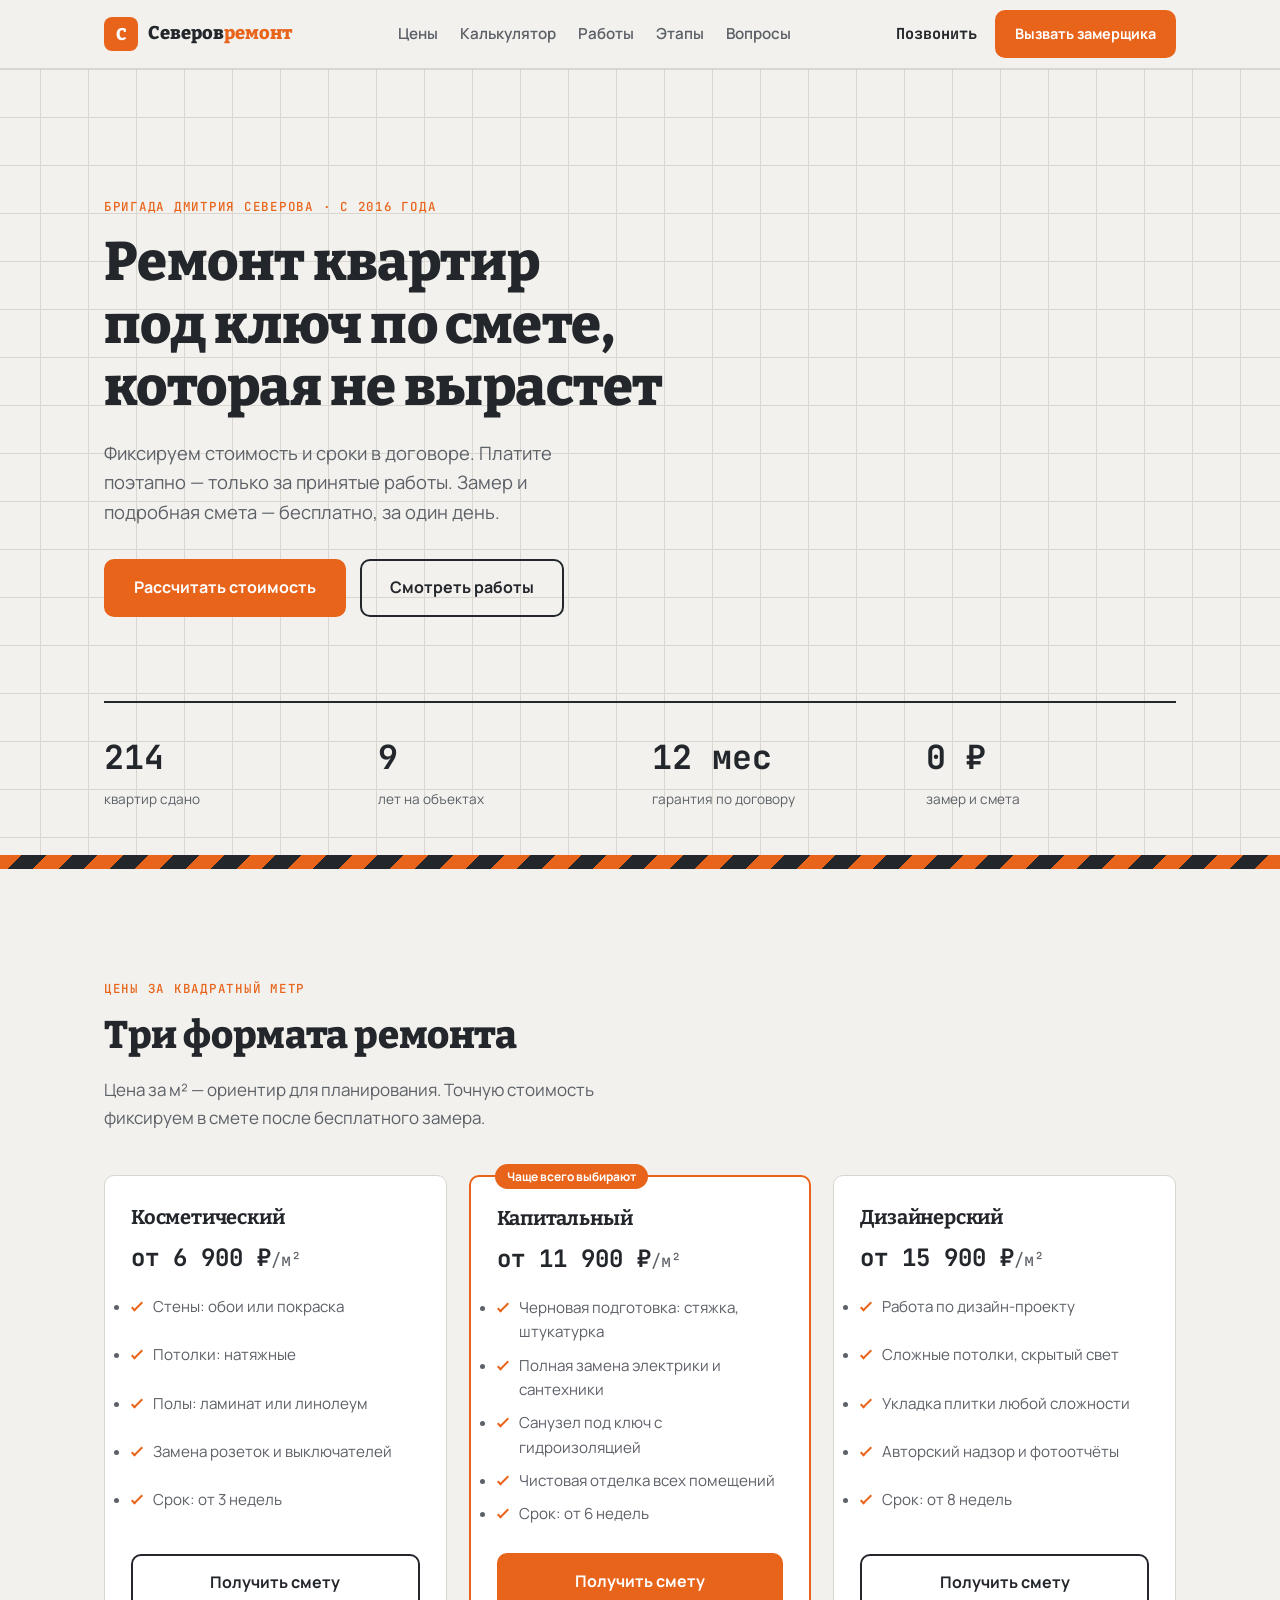
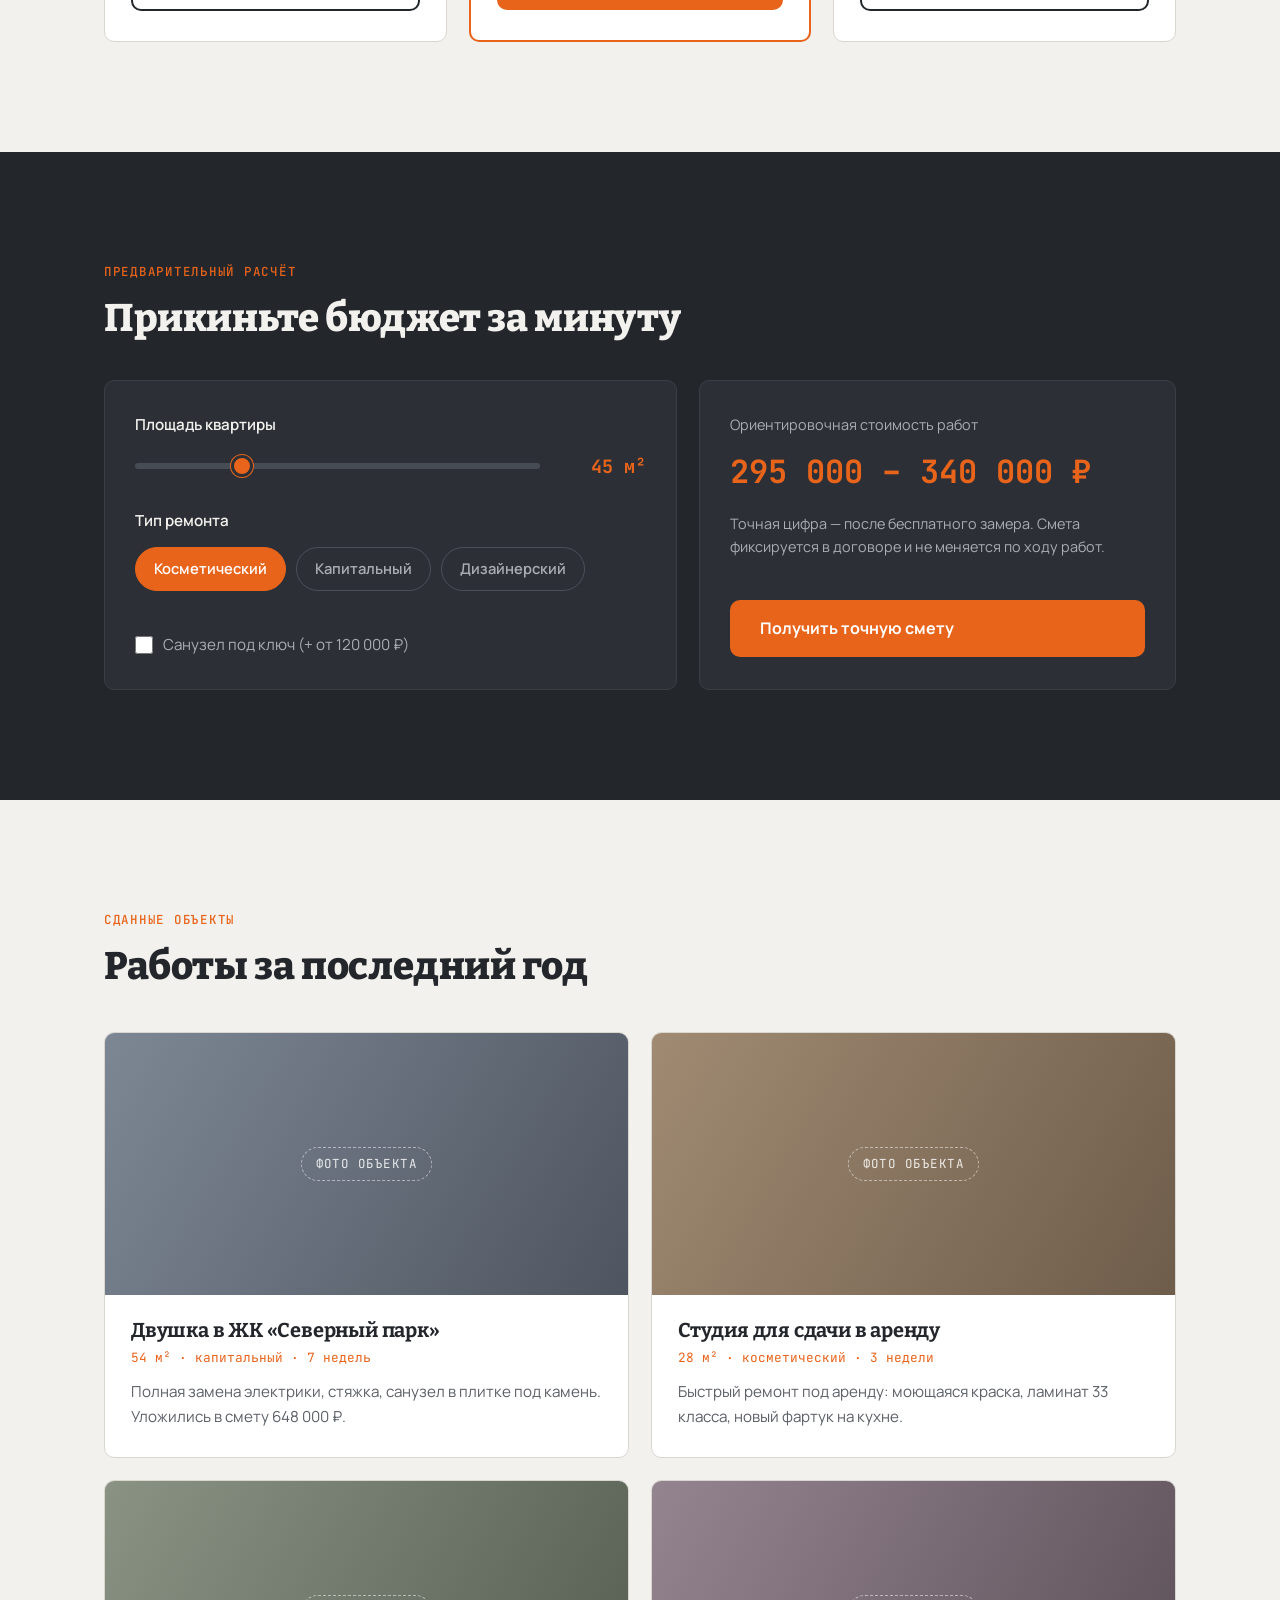
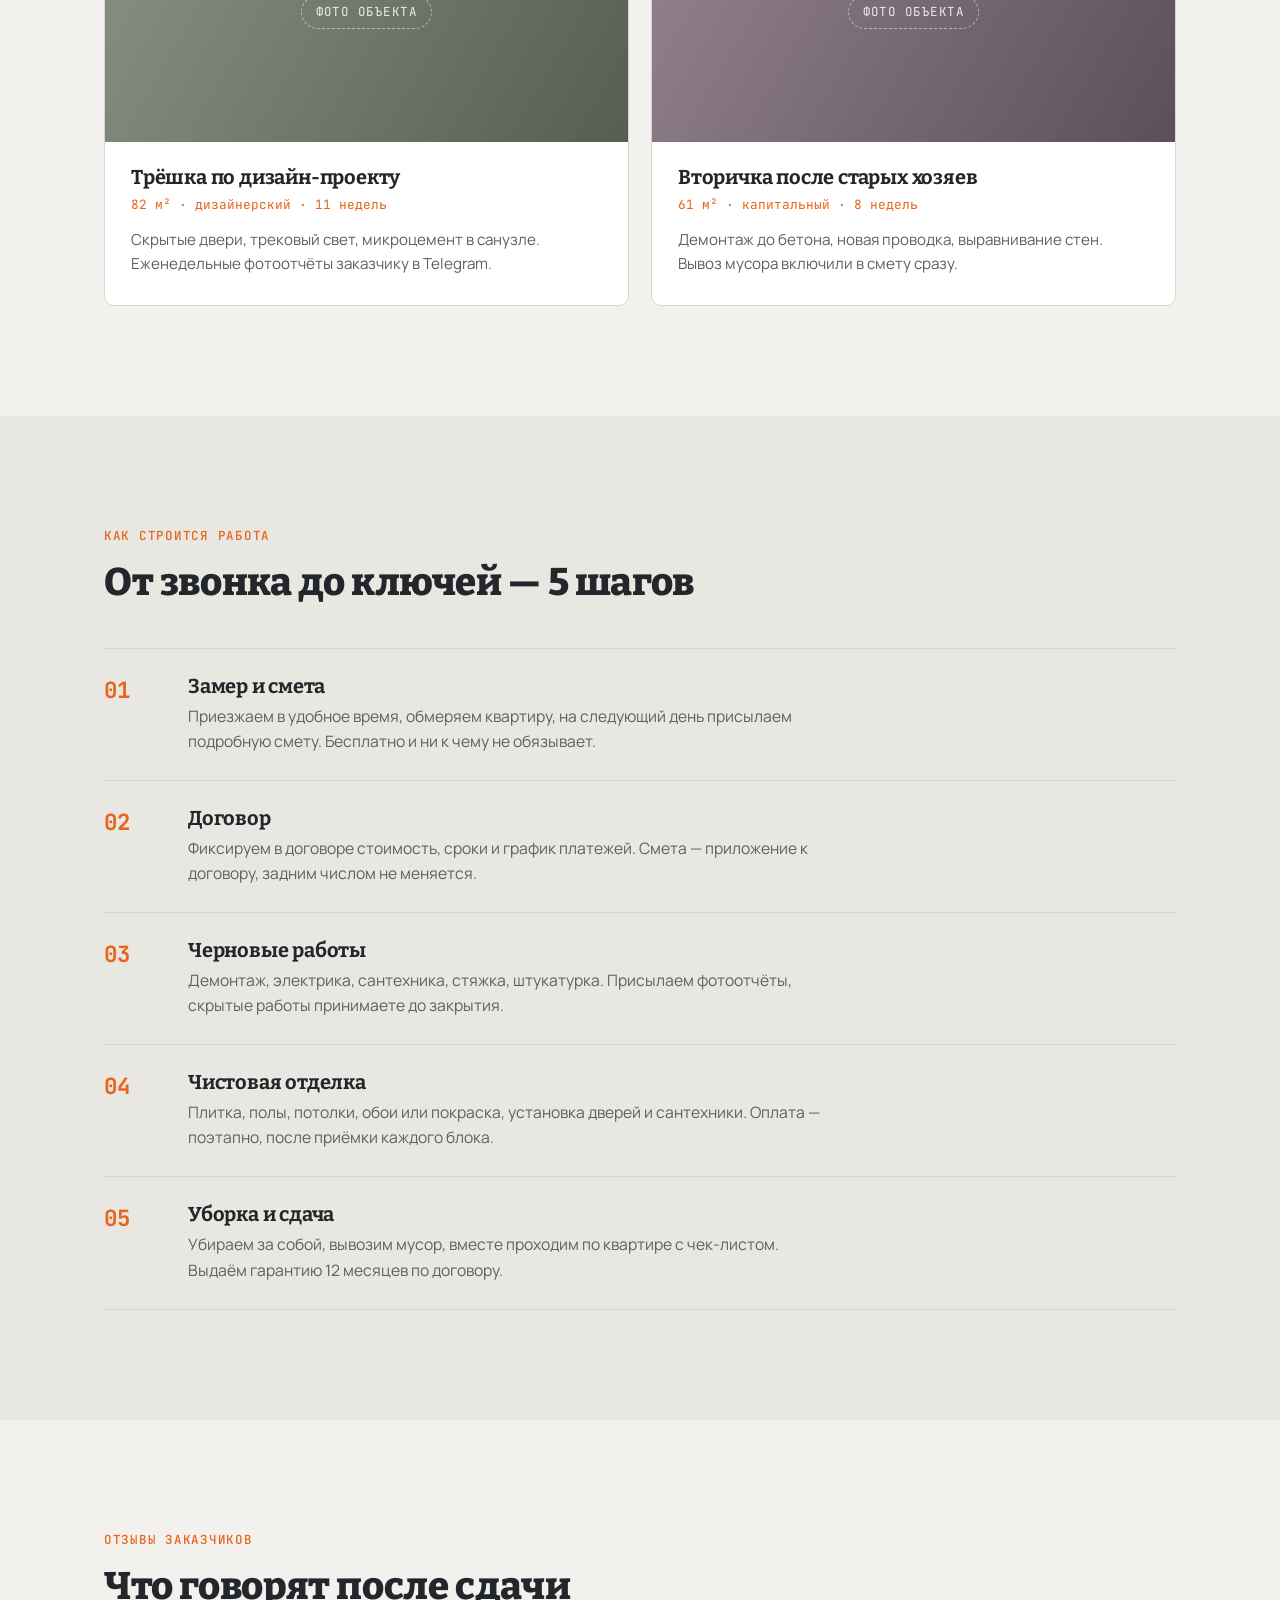
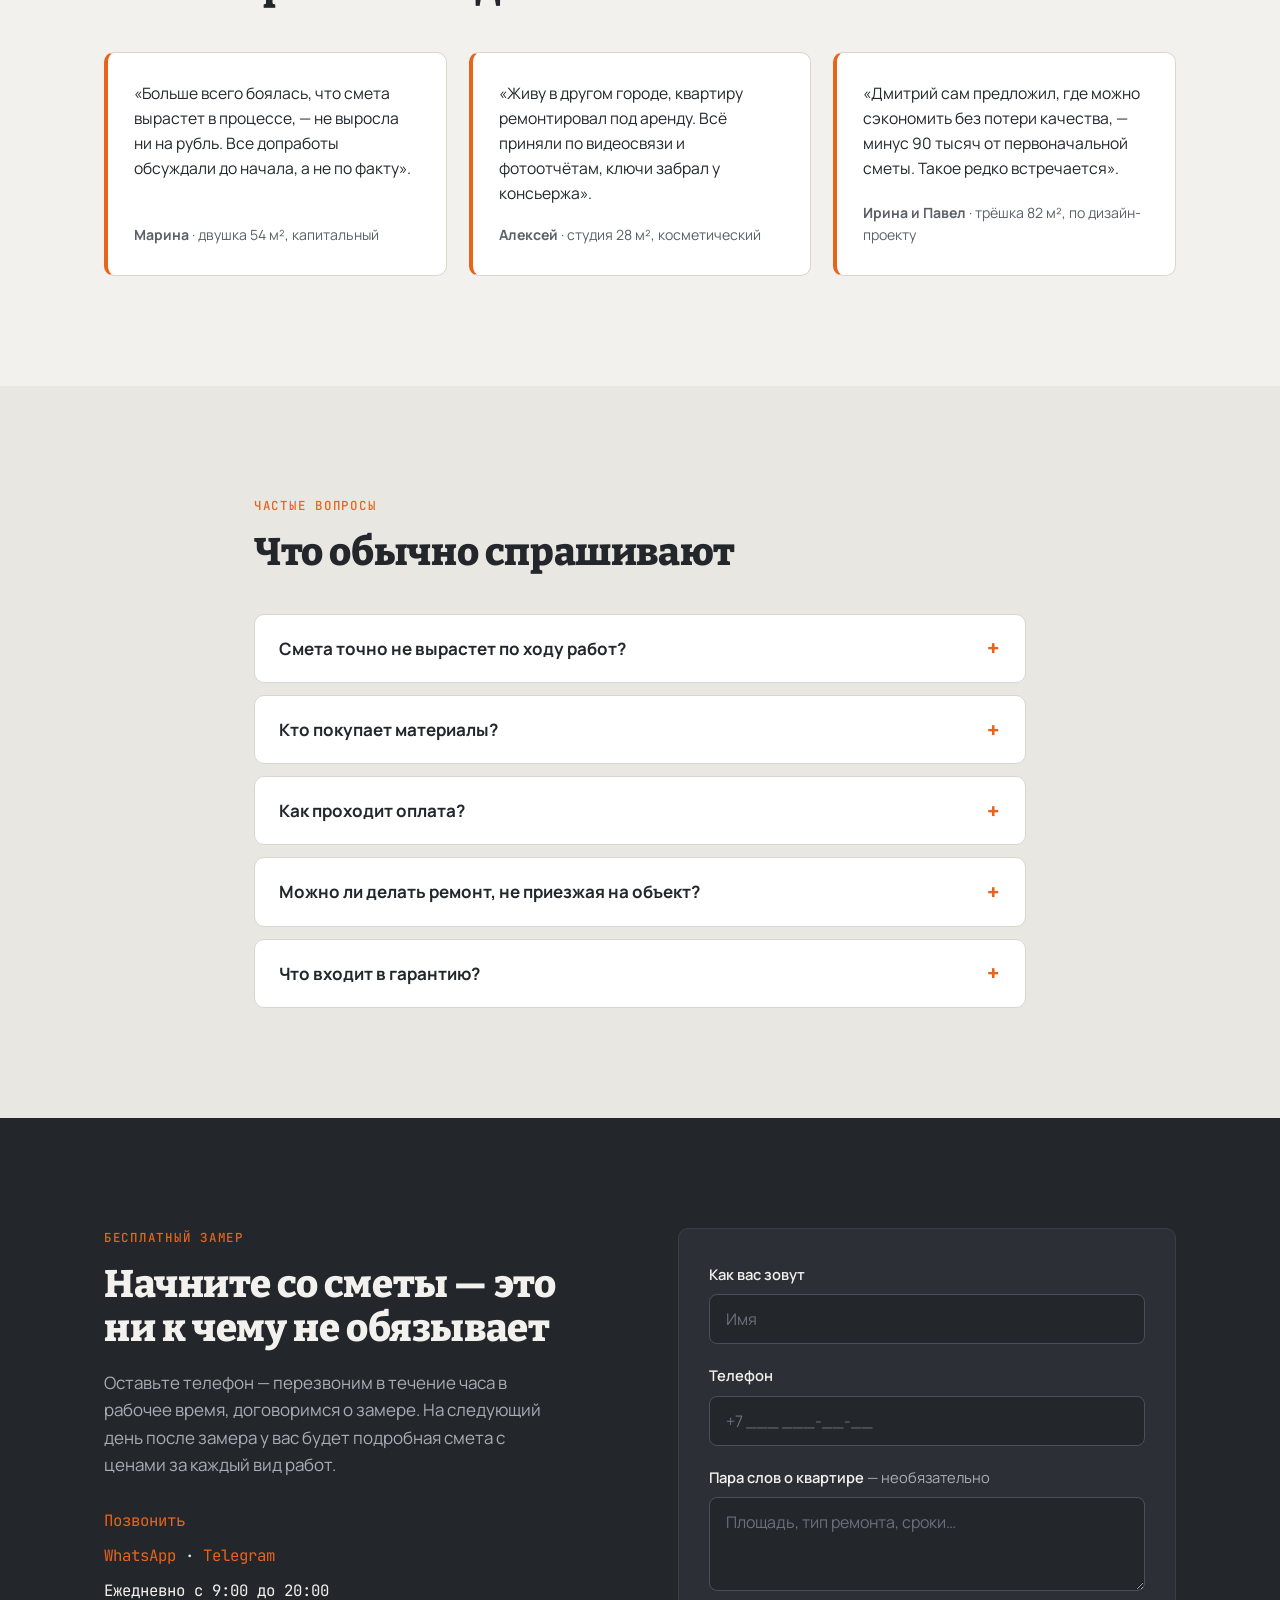
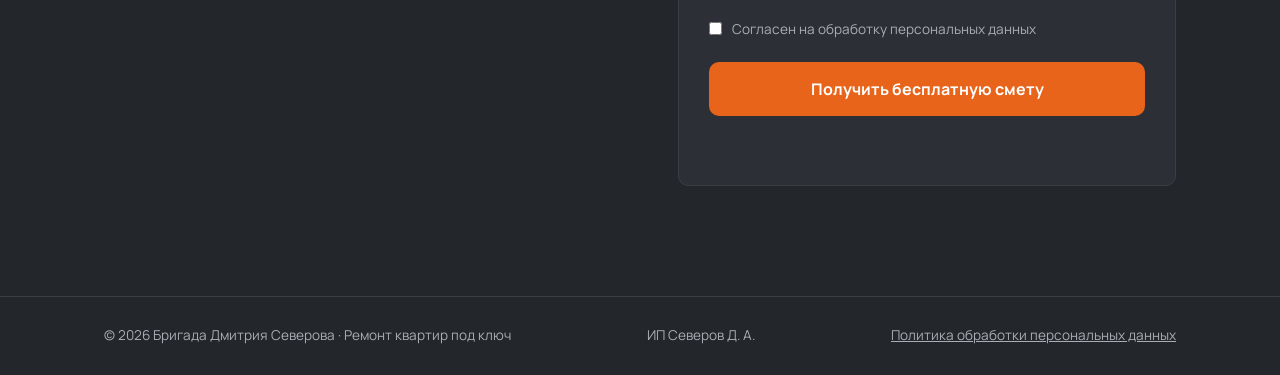
<file: template/index.html>
<!DOCTYPE html>
<html lang="ru">
<head>
  <meta charset="UTF-8">
  <meta name="viewport" content="width=device-width, initial-scale=1.0">
  <title>Ремонт квартир под ключ — бригада Дмитрия Северова</title>
  <meta name="description" content="Ремонт квартир под ключ по фиксированной смете. Договор, поэтапная оплата, гарантия 12 месяцев. Бесплатный замер и смета за 1 день.">
  <link rel="icon" href="data:image/svg+xml,<svg xmlns='http://www.w3.org/2000/svg' viewBox='0 0 100 100'><rect width='100' height='100' rx='18' fill='%23E8641B'/><text x='50' y='68' font-size='52' text-anchor='middle' font-family='Arial' font-weight='bold' fill='white'>С</text></svg>">
  <link rel="preconnect" href="https://fonts.googleapis.com">
  <link rel="preconnect" href="https://fonts.gstatic.com" crossorigin>
  <link href="https://fonts.googleapis.com/css2?family=Bitter:wght@500;700;800&family=Manrope:wght@400;500;600;700&family=JetBrains+Mono:wght@500;700&display=swap" rel="stylesheet">
  <link rel="stylesheet" href="css/style.css">
  <!-- ЗАМЕНИТЬ: счётчик Яндекс.Метрики КЛИЕНТА.
       Взять готовый код в интерфейсе Метрики и вставить сюда целиком.
       Инструкция: docs/metrika-setup.md. Свой счётчик сюда не ставить! -->
</head>
<body>

<header class="header" id="header">
  <div class="container header__inner">
    <a href="#" class="logo">
      <span class="logo__mark">С</span>
      <span class="logo__text">Северов<em>ремонт</em></span>
    </a>
    <nav class="nav" id="nav">
      <a href="#packages">Цены</a>
      <a href="#calc">Калькулятор</a>
      <a href="#cases">Работы</a>
      <a href="#steps">Этапы</a>
      <a href="#faq">Вопросы</a>
    </nav>
    <div class="header__actions">
      <a href="#lead" class="header__phone">Позвонить</a>
      <a href="#lead" class="btn btn--small">Вызвать замерщика</a>
    </div>
    <button class="burger" id="burger" aria-label="Открыть меню" aria-expanded="false">
      <span></span><span></span><span></span>
    </button>
  </div>
</header>

<main>

  <!-- ХИРО -->
  <section class="hero">
    <div class="container hero__inner">
      <div class="hero__content reveal">
        <p class="eyebrow">Бригада Дмитрия Северова · с 2016 года</p>
        <h1>Ремонт квартир под&nbsp;ключ по&nbsp;смете, которая не&nbsp;вырастет</h1>
        <p class="hero__sub">Фиксируем стоимость и сроки в договоре. Платите поэтапно — только за принятые работы. Замер и подробная смета — бесплатно, за один день.</p>
        <div class="hero__cta">
          <a href="#calc" class="btn">Рассчитать стоимость</a>
          <a href="#cases" class="btn btn--ghost">Смотреть работы</a>
        </div>
      </div>
      <div class="hero__stats reveal">
        <div class="stat">
          <span class="stat__num" data-count="214">214</span>
          <span class="stat__label">квартир сдано</span>
        </div>
        <div class="stat">
          <span class="stat__num" data-count="9">9</span>
          <span class="stat__label">лет на объектах</span>
        </div>
        <div class="stat">
          <span class="stat__num">12&nbsp;мес</span>
          <span class="stat__label">гарантия по договору</span>
        </div>
        <div class="stat">
          <span class="stat__num">0&nbsp;₽</span>
          <span class="stat__label">замер и смета</span>
        </div>
      </div>
    </div>
    <div class="tape" aria-hidden="true"></div>
  </section>

  <!-- ПАКЕТЫ -->
  <section class="section" id="packages">
    <div class="container">
      <p class="eyebrow reveal">Цены за квадратный метр</p>
      <h2 class="reveal">Три формата ремонта</h2>
      <p class="section__sub reveal">Цена за м² — ориентир для планирования. Точную стоимость фиксируем в смете после бесплатного замера.</p>
      <div class="cards">
        <article class="card reveal">
          <h3>Косметический</h3>
          <p class="card__price"><b>от 6 900 ₽</b>/м²</p>
          <ul>
            <li>Стены: обои или покраска</li>
            <li>Потолки: натяжные</li>
            <li>Полы: ламинат или линолеум</li>
            <li>Замена розеток и выключателей</li>
            <li>Срок: от 3 недель</li>
          </ul>
          <a href="#lead" class="btn btn--ghost btn--block">Получить смету</a>
        </article>
        <article class="card card--featured reveal">
          <p class="card__badge">Чаще всего выбирают</p>
          <h3>Капитальный</h3>
          <p class="card__price"><b>от 11 900 ₽</b>/м²</p>
          <ul>
            <li>Черновая подготовка: стяжка, штукатурка</li>
            <li>Полная замена электрики и сантехники</li>
            <li>Санузел под ключ с гидроизоляцией</li>
            <li>Чистовая отделка всех помещений</li>
            <li>Срок: от 6 недель</li>
          </ul>
          <a href="#lead" class="btn btn--block">Получить смету</a>
        </article>
        <article class="card reveal">
          <h3>Дизайнерский</h3>
          <p class="card__price"><b>от 15 900 ₽</b>/м²</p>
          <ul>
            <li>Работа по дизайн-проекту</li>
            <li>Сложные потолки, скрытый свет</li>
            <li>Укладка плитки любой сложности</li>
            <li>Авторский надзор и фотоотчёты</li>
            <li>Срок: от 8 недель</li>
          </ul>
          <a href="#lead" class="btn btn--ghost btn--block">Получить смету</a>
        </article>
      </div>
    </div>
  </section>

  <!-- КАЛЬКУЛЯТОР -->
  <section class="section section--dark" id="calc">
    <div class="container">
      <p class="eyebrow eyebrow--light reveal">Предварительный расчёт</p>
      <h2 class="reveal">Прикиньте бюджет за&nbsp;минуту</h2>
      <div class="calc reveal">
        <div class="calc__controls">
          <div class="calc__field">
            <label for="calc-area">Площадь квартиры</label>
            <div class="calc__range-row">
              <input type="range" id="calc-area" min="20" max="120" value="45" step="1">
              <output for="calc-area" id="calc-area-out">45 м²</output>
            </div>
          </div>
          <fieldset class="calc__field">
            <legend>Тип ремонта</legend>
            <div class="calc__radios" role="radiogroup">
              <label class="chip"><input type="radio" name="calc-type" value="6900" checked><span>Косметический</span></label>
              <label class="chip"><input type="radio" name="calc-type" value="11900"><span>Капитальный</span></label>
              <label class="chip"><input type="radio" name="calc-type" value="15900"><span>Дизайнерский</span></label>
            </div>
          </fieldset>
          <label class="calc__check">
            <input type="checkbox" id="calc-bath">
            <span>Санузел под ключ (+ от 120 000 ₽)</span>
          </label>
        </div>
        <div class="calc__result">
          <p class="calc__result-label">Ориентировочная стоимость работ</p>
          <p class="calc__result-num" id="calc-total">310 000 – 345 000 ₽</p>
          <p class="calc__result-note">Точная цифра — после бесплатного замера. Смета фиксируется в договоре и не меняется по ходу работ.</p>
          <a href="#lead" class="btn" id="calc-cta">Получить точную смету</a>
        </div>
      </div>
    </div>
  </section>

  <!-- КЕЙСЫ -->
  <section class="section" id="cases">
    <div class="container">
      <p class="eyebrow reveal">Сданные объекты</p>
      <h2 class="reveal">Работы за последний год</h2>
      <div class="cases">
        <article class="case reveal">
          <div class="case__photo case__photo--1"><span>фото объекта</span></div>
          <div class="case__body">
            <h3>Двушка в ЖК «Северный парк»</h3>
            <p class="case__meta">54 м² · капитальный · 7 недель</p>
            <p>Полная замена электрики, стяжка, санузел в плитке под камень. Уложились в смету 648 000 ₽.</p>
          </div>
        </article>
        <article class="case reveal">
          <div class="case__photo case__photo--2"><span>фото объекта</span></div>
          <div class="case__body">
            <h3>Студия для сдачи в аренду</h3>
            <p class="case__meta">28 м² · косметический · 3 недели</p>
            <p>Быстрый ремонт под аренду: моющаяся краска, ламинат 33 класса, новый фартук на кухне.</p>
          </div>
        </article>
        <article class="case reveal">
          <div class="case__photo case__photo--3"><span>фото объекта</span></div>
          <div class="case__body">
            <h3>Трёшка по дизайн-проекту</h3>
            <p class="case__meta">82 м² · дизайнерский · 11 недель</p>
            <p>Скрытые двери, трековый свет, микроцемент в санузле. Еженедельные фотоотчёты заказчику в Telegram.</p>
          </div>
        </article>
        <article class="case reveal">
          <div class="case__photo case__photo--4"><span>фото объекта</span></div>
          <div class="case__body">
            <h3>Вторичка после старых хозяев</h3>
            <p class="case__meta">61 м² · капитальный · 8 недель</p>
            <p>Демонтаж до бетона, новая проводка, выравнивание стен. Вывоз мусора включили в смету сразу.</p>
          </div>
        </article>
      </div>
    </div>
  </section>

  <!-- ЭТАПЫ -->
  <section class="section section--tint" id="steps">
    <div class="container">
      <p class="eyebrow reveal">Как строится работа</p>
      <h2 class="reveal">От звонка до ключей — 5&nbsp;шагов</h2>
      <ol class="steps">
        <li class="step reveal">
          <h3>Замер и смета</h3>
          <p>Приезжаем в удобное время, обмеряем квартиру, на следующий день присылаем подробную смету. Бесплатно и ни к чему не обязывает.</p>
        </li>
        <li class="step reveal">
          <h3>Договор</h3>
          <p>Фиксируем в договоре стоимость, сроки и график платежей. Смета — приложение к договору, задним числом не меняется.</p>
        </li>
        <li class="step reveal">
          <h3>Черновые работы</h3>
          <p>Демонтаж, электрика, сантехника, стяжка, штукатурка. Присылаем фотоотчёты, скрытые работы принимаете до закрытия.</p>
        </li>
        <li class="step reveal">
          <h3>Чистовая отделка</h3>
          <p>Плитка, полы, потолки, обои или покраска, установка дверей и сантехники. Оплата — поэтапно, после приёмки каждого блока.</p>
        </li>
        <li class="step reveal">
          <h3>Уборка и сдача</h3>
          <p>Убираем за собой, вывозим мусор, вместе проходим по квартире с чек-листом. Выдаём гарантию 12 месяцев по договору.</p>
        </li>
      </ol>
    </div>
  </section>

  <!-- ОТЗЫВЫ -->
  <section class="section" id="reviews">
    <div class="container">
      <p class="eyebrow reveal">Отзывы заказчиков</p>
      <h2 class="reveal">Что говорят после сдачи</h2>
      <div class="reviews">
        <blockquote class="review reveal">
          <p>«Больше всего боялась, что смета вырастет в процессе, — не выросла ни на рубль. Все допработы обсуждали до начала, а не по факту».</p>
          <footer><b>Марина</b> · двушка 54 м², капитальный</footer>
        </blockquote>
        <blockquote class="review reveal">
          <p>«Живу в другом городе, квартиру ремонтировал под аренду. Всё приняли по видеосвязи и фотоотчётам, ключи забрал у консьержа».</p>
          <footer><b>Алексей</b> · студия 28 м², косметический</footer>
        </blockquote>
        <blockquote class="review reveal">
          <p>«Дмитрий сам предложил, где можно сэкономить без потери качества, — минус 90 тысяч от первоначальной сметы. Такое редко встречается».</p>
          <footer><b>Ирина и Павел</b> · трёшка 82 м², по дизайн-проекту</footer>
        </blockquote>
      </div>
    </div>
  </section>

  <!-- FAQ -->
  <section class="section section--tint" id="faq">
    <div class="container container--narrow">
      <p class="eyebrow reveal">Частые вопросы</p>
      <h2 class="reveal">Что обычно спрашивают</h2>
      <div class="faq reveal">
        <details>
          <summary>Смета точно не вырастет по ходу работ?</summary>
          <p>Стоимость работ из сметы зафиксирована договором и не меняется. Вырасти может только объём по вашей инициативе — например, если решите добавить тёплый пол. Любые допработы сначала согласовываем письменно, потом делаем.</p>
        </details>
        <details>
          <summary>Кто покупает материалы?</summary>
          <p>Черновые материалы обычно закупаем мы — по чекам, без наценки, вы видите каждую позицию. Чистовые (плитку, обои, ламинат) выбираете вы, мы подскажем расход и поможем не переплатить.</p>
        </details>
        <details>
          <summary>Как проходит оплата?</summary>
          <p>Никакой большой предоплаты. Работы разбиты на этапы: приняли этап — оплатили этап. График платежей прописан в договоре.</p>
        </details>
        <details>
          <summary>Можно ли делать ремонт, не приезжая на объект?</summary>
          <p>Да, четверть наших заказчиков — из других городов. Присылаем фотоотчёты 2–3 раза в неделю, скрытые работы показываем по видеосвязи, ключи принимаем по акту.</p>
        </details>
        <details>
          <summary>Что входит в гарантию?</summary>
          <p>12 месяцев на все выполненные работы по договору. Если что-то пошло не так — трещина по шву, отклеился уголок — приезжаем и устраняем бесплатно.</p>
        </details>
      </div>
    </div>
  </section>

  <!-- ФОРМА -->
  <section class="section section--dark" id="lead">
    <div class="container lead">
      <div class="lead__text reveal">
        <p class="eyebrow eyebrow--light">Бесплатный замер</p>
        <h2>Начните со&nbsp;сметы — это ни&nbsp;к&nbsp;чему не&nbsp;обязывает</h2>
        <p>Оставьте телефон — перезвоним в течение часа в рабочее время, договоримся о замере. На следующий день после замера у вас будет подробная смета с ценами за каждый вид работ.</p>
        <ul class="lead__contacts">
          <li><a href="#lead">Позвонить</a></li>
          <li><a href="#">WhatsApp</a> · <a href="#">Telegram</a></li>
          <li>Ежедневно с 9:00 до 20:00</li>
        </ul>
      </div>
      <form class="form reveal" id="lead-form" novalidate>
        <div class="form__field">
          <label for="f-name">Как вас зовут</label>
          <input type="text" id="f-name" name="name" placeholder="Имя" autocomplete="name" required>
        </div>
        <div class="form__field">
          <label for="f-phone">Телефон</label>
          <input type="tel" id="f-phone" name="phone" placeholder="+7 ___ ___-__-__" autocomplete="tel" required>
        </div>
        <div class="form__field">
          <label for="f-msg">Пара слов о квартире <span>— необязательно</span></label>
          <textarea id="f-msg" name="message" rows="3" placeholder="Площадь, тип ремонта, сроки…"></textarea>
        </div>
        <label class="form__consent">
          <input type="checkbox" name="consent" required>
          <span>Согласен на обработку персональных данных</span>
        </label>
        <button type="submit" class="btn btn--block">Получить бесплатную смету</button>
        <p class="form__status" id="form-status" role="status"></p>
      </form>
    </div>
  </section>

</main>

<footer class="footer">
  <div class="container footer__inner">
    <p>© 2026 Бригада Дмитрия Северова · Ремонт квартир под ключ</p>
    <p>ИП Северов Д. А.</p>
    <p><a href="#">Политика обработки персональных данных</a></p>
  </div>
</footer>

<script src="js/main.js"></script>
</body>
</html>
</file>
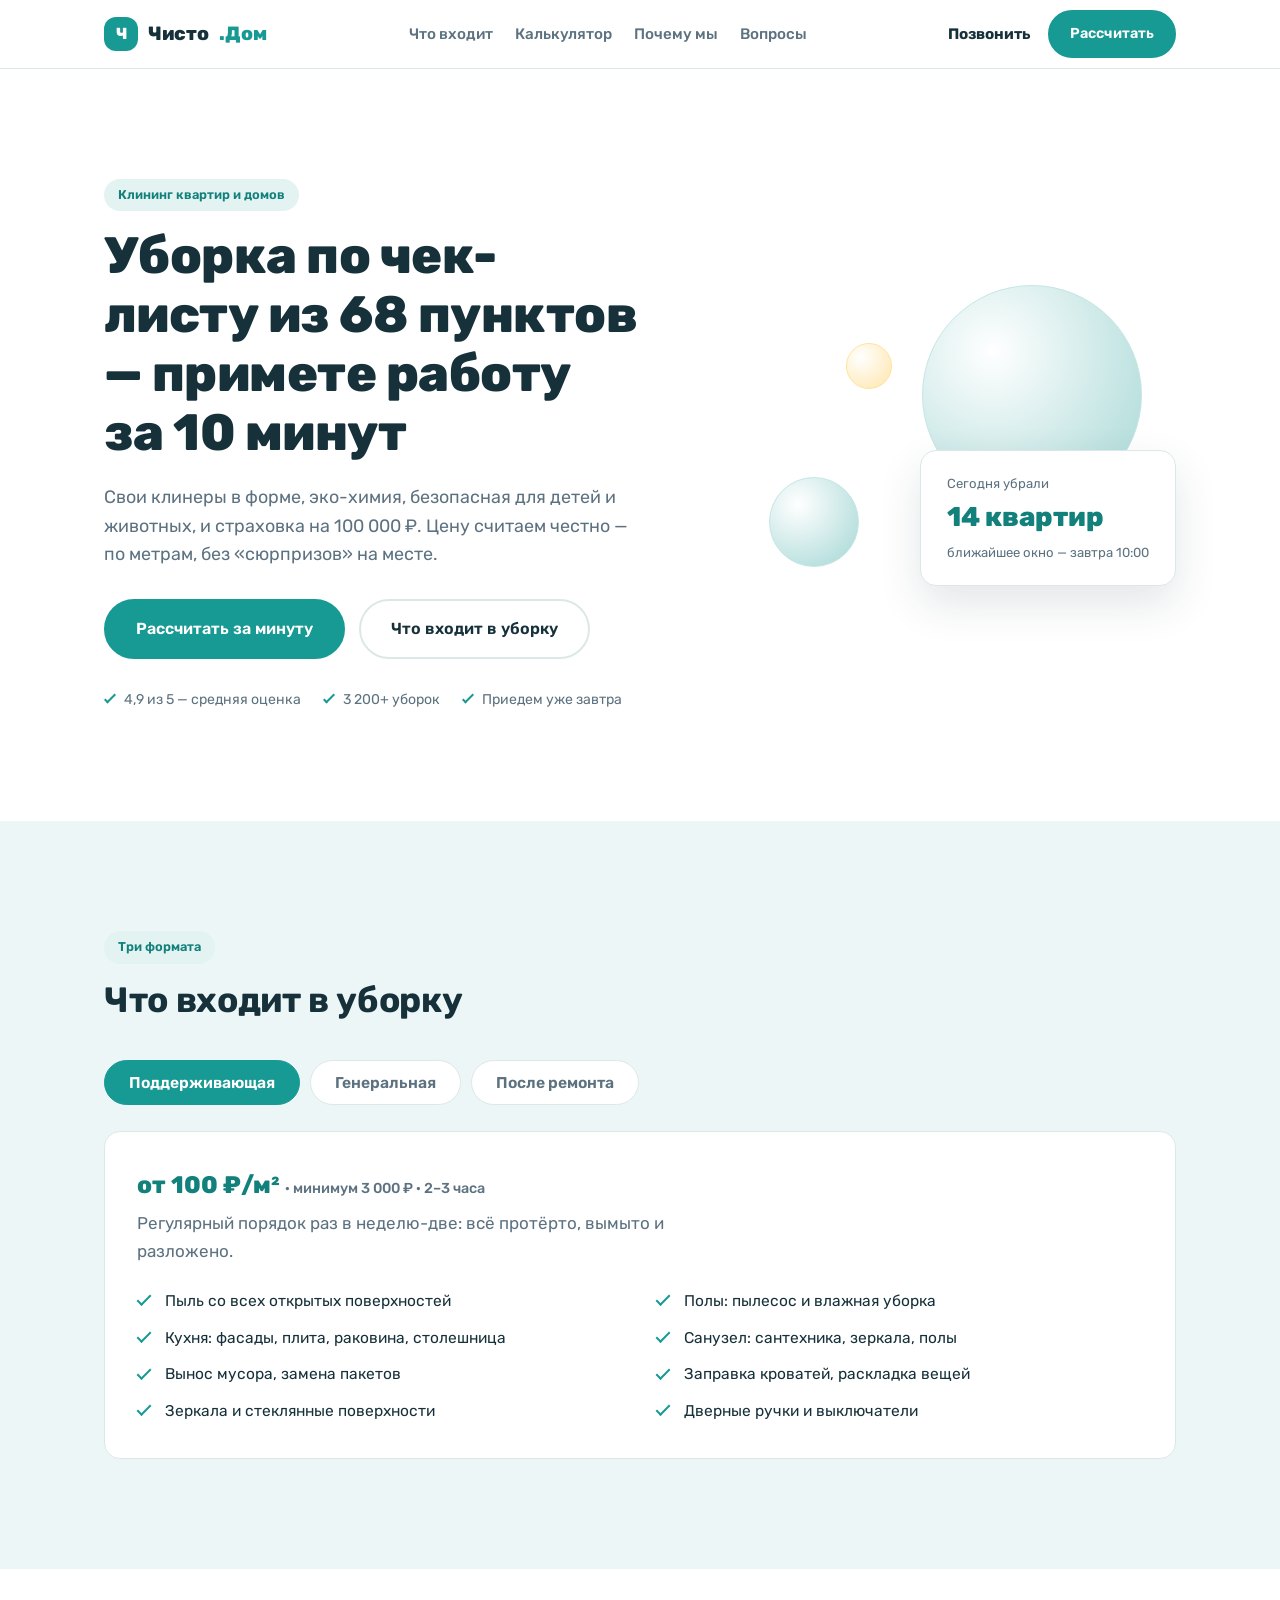
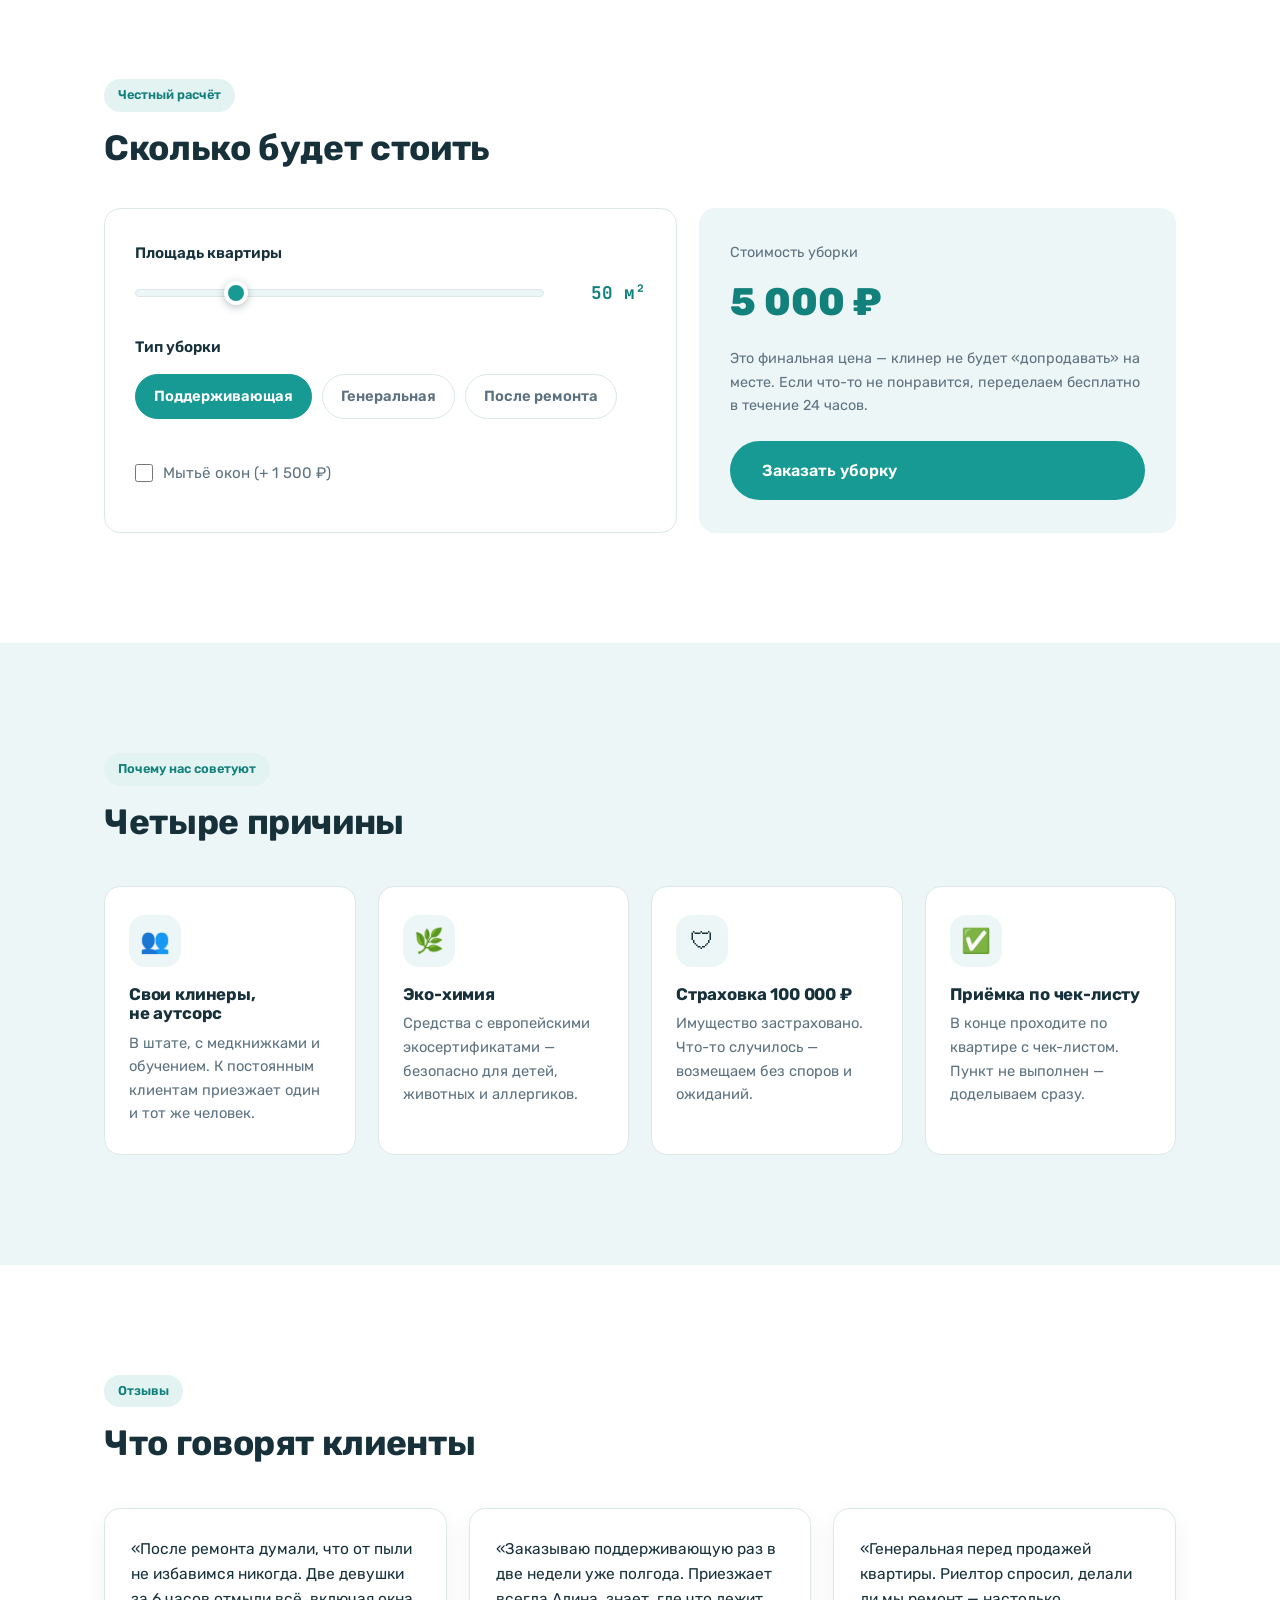
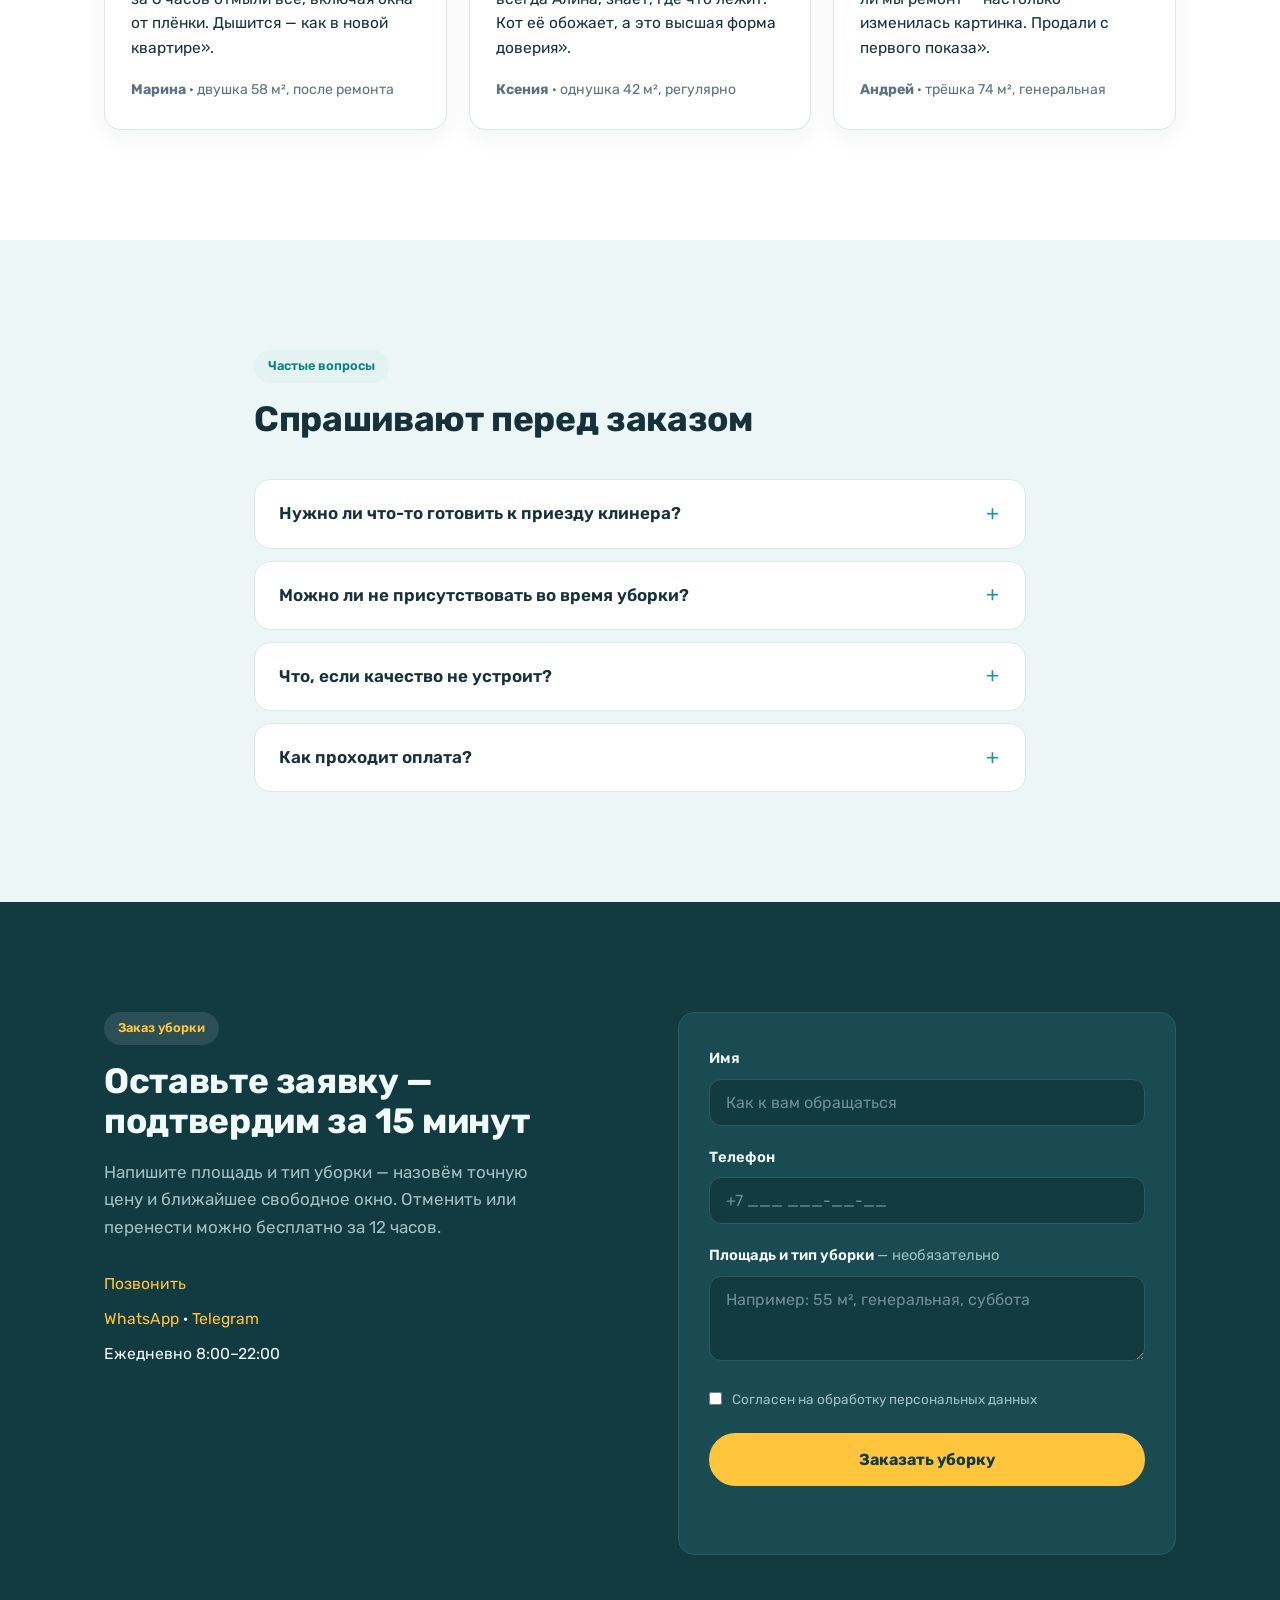
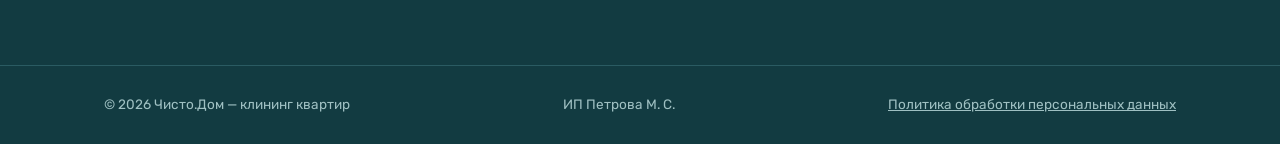
<file: demos/cleaning/index.html>
<!DOCTYPE html>
<html lang="ru">
<head>
  <meta charset="UTF-8">
  <meta name="viewport" content="width=device-width, initial-scale=1.0">
  <title>Чисто.Дом — уборка квартир: генеральная, после ремонта</title>
  <meta name="description" content="Уборка квартир по чек-листу из 68 пунктов: поддерживающая, генеральная, после ремонта. Свои клинеры, эко-химия, страховка. Расчёт цены онлайн за минуту.">
  <link rel="icon" href="data:image/svg+xml,<svg xmlns='http://www.w3.org/2000/svg' viewBox='0 0 100 100'><rect width='100' height='100' rx='24' fill='%23189A94'/><text x='50' y='70' font-size='52' text-anchor='middle' font-family='Arial' font-weight='bold' fill='white'>Ч</text></svg>">
  <link rel="preconnect" href="https://fonts.googleapis.com">
  <link rel="preconnect" href="https://fonts.gstatic.com" crossorigin>
  <link href="https://fonts.googleapis.com/css2?family=Rubik:wght@400;500;600;700;800&family=JetBrains+Mono:wght@500;700&display=swap" rel="stylesheet">
  <link rel="canonical" href="https://odnastranica.ru/demos/cleaning/">
  <meta property="og:title" content="Пример сайта: клининговая компания">
  <meta property="og:description" content="Демо-лендинг для клининга: калькулятор стоимости, табы услуг с чек-листами, заказ онлайн.">
  <meta property="og:url" content="https://odnastranica.ru/demos/cleaning/">
  <meta property="og:image" content="https://odnastranica.ru/img/og.png">
  <meta property="og:image:width" content="1200">
  <meta property="og:image:height" content="630">
  <meta property="og:type" content="website">
  <meta property="og:locale" content="ru_RU">
  <meta property="og:site_name" content="Лендинги под ключ">
  <meta name="twitter:card" content="summary_large_image">
  <link rel="stylesheet" href="css/style.css">
  <!-- Yandex.Metrika counter -->
  <script type="text/javascript">
    (function(m,e,t,r,i,k,a){
      m[i]=m[i]||function(){(m[i].a=m[i].a||[]).push(arguments)};
      m[i].l=1*new Date();
      for (var j = 0; j < document.scripts.length; j++) {if (document.scripts[j].src === r) { return; }}
      k=e.createElement(t),a=e.getElementsByTagName(t)[0],k.async=1,k.src=r,a.parentNode.insertBefore(k,a)
    })(window, document,'script','https://mc.yandex.ru/metrika/tag.js?id=111244786', 'ym');
    ym(111244786, 'init', {ssr:true, webvisor:true, clickmap:true, ecommerce:"dataLayer", referrer: document.referrer, url: location.href, accurateTrackBounce:true, trackLinks:true, trackHash:true});
  </script>
  <noscript><div><img src="https://mc.yandex.ru/watch/111244786" style="position:absolute; left:-9999px;" alt="" /></div></noscript>
  <!-- /Yandex.Metrika counter -->
</head>
<body>

<header class="header" id="header">
  <div class="container header__inner">
    <a href="#" class="logo"><span class="logo__mark">Ч</span>Чисто<em>.Дом</em></a>
    <nav class="nav" id="nav">
      <a href="#types">Что входит</a>
      <a href="#calc">Калькулятор</a>
      <a href="#why">Почему мы</a>
      <a href="#faq">Вопросы</a>
    </nav>
    <div class="header__actions">
      <a href="#lead" class="header__phone">Позвонить</a>
      <a href="#calc" class="btn btn--small">Рассчитать</a>
    </div>
    <button class="burger" id="burger" aria-label="Открыть меню" aria-expanded="false">
      <span></span><span></span><span></span>
    </button>
  </div>
</header>

<main>

  <!-- ХИРО -->
  <section class="hero">
    <div class="container hero__inner">
      <div class="hero__content reveal">
        <p class="eyebrow">Клининг квартир и домов</p>
        <h1>Уборка по&nbsp;чек-листу из&nbsp;68&nbsp;пунктов — примете работу за&nbsp;10&nbsp;минут</h1>
        <p class="hero__sub">Свои клинеры в форме, эко-химия, безопасная для детей и животных, и страховка на 100 000 ₽. Цену считаем честно — по метрам, без «сюрпризов» на месте.</p>
        <div class="hero__cta">
          <a href="#calc" class="btn">Рассчитать за минуту</a>
          <a href="#types" class="btn btn--ghost">Что входит в уборку</a>
        </div>
        <ul class="hero__badges">
          <li>4,9 из 5 — средняя оценка</li>
          <li>3 200+ уборок</li>
          <li>Приедем уже завтра</li>
        </ul>
      </div>
      <div class="hero__bubble reveal" aria-hidden="true">
        <div class="bubble bubble--1"></div>
        <div class="bubble bubble--2"></div>
        <div class="bubble bubble--3"></div>
        <div class="hero__card">
          <p class="hero__card-title">Сегодня убрали</p>
          <p class="hero__card-num">14 квартир</p>
          <p class="hero__card-note">ближайшее окно — завтра 10:00</p>
        </div>
      </div>
    </div>
  </section>

  <!-- ТАБЫ ЧТО ВХОДИТ -->
  <section class="section section--tint" id="types">
    <div class="container">
      <p class="eyebrow reveal">Три формата</p>
      <h2 class="reveal">Что входит в&nbsp;уборку</h2>
      <div class="tabs reveal">
        <div class="tabs__nav" role="tablist" aria-label="Типы уборки">
          <button class="tabs__btn is-active" role="tab" aria-selected="true" data-tab="0">Поддерживающая</button>
          <button class="tabs__btn" role="tab" aria-selected="false" data-tab="1">Генеральная</button>
          <button class="tabs__btn" role="tab" aria-selected="false" data-tab="2">После ремонта</button>
        </div>

        <div class="tabs__panel is-active" role="tabpanel" data-panel="0">
          <div class="tabs__head">
            <p class="tabs__price">от 100 ₽/м² <span>· минимум 3 000 ₽ · 2–3 часа</span></p>
            <p class="tabs__desc">Регулярный порядок раз в неделю-две: всё протёрто, вымыто и разложено.</p>
          </div>
          <ul class="checklist">
            <li>Пыль со всех открытых поверхностей</li>
            <li>Полы: пылесос и влажная уборка</li>
            <li>Кухня: фасады, плита, раковина, столешница</li>
            <li>Санузел: сантехника, зеркала, полы</li>
            <li>Вынос мусора, замена пакетов</li>
            <li>Заправка кроватей, раскладка вещей</li>
            <li>Зеркала и стеклянные поверхности</li>
            <li>Дверные ручки и выключатели</li>
          </ul>
        </div>

        <div class="tabs__panel" role="tabpanel" data-panel="1" hidden>
          <div class="tabs__head">
            <p class="tabs__price">от 180 ₽/м² <span>· минимум 5 500 ₽ · 4–6 часов</span></p>
            <p class="tabs__desc">Глубокая уборка каждого угла — как перед приездом самой строгой бабушки.</p>
          </div>
          <ul class="checklist">
            <li>Всё из поддерживающей — плюс:</li>
            <li>Кухня изнутри: шкафы, духовка, холодильник</li>
            <li>Вытяжка и плитка фартука от жира</li>
            <li>Санузел: швы, известковый налёт, экран ванны</li>
            <li>Мебель: под, за и внутри</li>
            <li>Плинтусы, карнизы, люстры, радиаторы</li>
            <li>Двери и косяки целиком</li>
            <li>Мытьё окон и балконной двери</li>
          </ul>
        </div>

        <div class="tabs__panel" role="tabpanel" data-panel="2" hidden>
          <div class="tabs__head">
            <p class="tabs__price">от 250 ₽/м² <span>· минимум 7 500 ₽ · 5–8 часов</span></p>
            <p class="tabs__desc">Строительная пыль не исчезает сама — вывозим её со всех поверхностей, включая скрытые.</p>
          </div>
          <ul class="checklist">
            <li>Сухая и влажная уборка строительной пыли</li>
            <li>Удаление следов краски, клея, герметика</li>
            <li>Окна, рамы и подоконники от плёнки и пыли</li>
            <li>Мытьё стен и потолков (где допустимо)</li>
            <li>Полы: финишная мойка с полиролью</li>
            <li>Санузел: отмывка после мастеров</li>
            <li>Вынос лёгкого строительного мусора</li>
            <li>Проветривание и финальный обход с чек-листом</li>
          </ul>
        </div>
      </div>
    </div>
  </section>

  <!-- КАЛЬКУЛЯТОР -->
  <section class="section" id="calc">
    <div class="container">
      <p class="eyebrow reveal">Честный расчёт</p>
      <h2 class="reveal">Сколько будет стоить</h2>
      <div class="calc reveal">
        <div class="calc__controls">
          <div class="calc__field">
            <label for="calc-area">Площадь квартиры</label>
            <div class="calc__range-row">
              <input type="range" id="calc-area" min="20" max="150" value="50" step="1">
              <output for="calc-area" id="calc-area-out">50 м²</output>
            </div>
          </div>
          <fieldset class="calc__field">
            <legend>Тип уборки</legend>
            <div class="calc__radios" role="radiogroup">
              <label class="chip"><input type="radio" name="calc-type" value="100" data-min="3000" checked><span>Поддерживающая</span></label>
              <label class="chip"><input type="radio" name="calc-type" value="180" data-min="5500"><span>Генеральная</span></label>
              <label class="chip"><input type="radio" name="calc-type" value="250" data-min="7500"><span>После ремонта</span></label>
            </div>
          </fieldset>
          <label class="calc__check">
            <input type="checkbox" id="calc-windows">
            <span>Мытьё окон (+ 1 500 ₽)</span>
          </label>
        </div>
        <div class="calc__result">
          <p class="calc__result-label">Стоимость уборки</p>
          <p class="calc__result-num" id="calc-total">5 000 ₽</p>
          <p class="calc__result-note">Это финальная цена — клинер не будет «допродавать» на месте. Если что-то не понравится, переделаем бесплатно в течение 24 часов.</p>
          <a href="#lead" class="btn" id="calc-cta">Заказать уборку</a>
        </div>
      </div>
    </div>
  </section>

  <!-- ПОЧЕМУ МЫ -->
  <section class="section section--tint" id="why">
    <div class="container">
      <p class="eyebrow reveal">Почему нас советуют</p>
      <h2 class="reveal">Четыре причины</h2>
      <div class="feats">
        <article class="feat reveal">
          <span class="feat__icon">👥</span>
          <h3>Свои клинеры, не аутсорс</h3>
          <p>В штате, с медкнижками и обучением. К постоянным клиентам приезжает один и тот же человек.</p>
        </article>
        <article class="feat reveal">
          <span class="feat__icon">🌿</span>
          <h3>Эко-химия</h3>
          <p>Средства с европейскими экосертификатами — безопасно для детей, животных и аллергиков.</p>
        </article>
        <article class="feat reveal">
          <span class="feat__icon">🛡</span>
          <h3>Страховка 100 000 ₽</h3>
          <p>Имущество застраховано. Что-то случилось — возмещаем без споров и ожиданий.</p>
        </article>
        <article class="feat reveal">
          <span class="feat__icon">✅</span>
          <h3>Приёмка по чек-листу</h3>
          <p>В конце проходите по квартире с чек-листом. Пункт не выполнен — доделываем сразу.</p>
        </article>
      </div>
    </div>
  </section>

  <!-- ОТЗЫВЫ -->
  <section class="section" id="reviews">
    <div class="container">
      <p class="eyebrow reveal">Отзывы</p>
      <h2 class="reveal">Что говорят клиенты</h2>
      <div class="reviews">
        <blockquote class="review reveal">
          <p>«После ремонта думали, что от пыли не избавимся никогда. Две девушки за 6 часов отмыли всё, включая окна от плёнки. Дышится — как в новой квартире».</p>
          <footer><b>Марина</b> · двушка 58 м², после ремонта</footer>
        </blockquote>
        <blockquote class="review reveal">
          <p>«Заказываю поддерживающую раз в две недели уже полгода. Приезжает всегда Алина, знает, где что лежит. Кот её обожает, а это высшая форма доверия».</p>
          <footer><b>Ксения</b> · однушка 42 м², регулярно</footer>
        </blockquote>
        <blockquote class="review reveal">
          <p>«Генеральная перед продажей квартиры. Риелтор спросил, делали ли мы ремонт — настолько изменилась картинка. Продали с первого показа».</p>
          <footer><b>Андрей</b> · трёшка 74 м², генеральная</footer>
        </blockquote>
      </div>
    </div>
  </section>

  <!-- FAQ -->
  <section class="section section--tint" id="faq">
    <div class="container container--narrow">
      <p class="eyebrow reveal">Частые вопросы</p>
      <h2 class="reveal">Спрашивают перед заказом</h2>
      <div class="faq reveal">
        <details>
          <summary>Нужно ли что-то готовить к приезду клинера?</summary>
          <p>Нет. Весь инвентарь и средства привозим с собой. Единственная просьба — убрать ценные и хрупкие вещи, которые не хотите доверять чужим рукам.</p>
        </details>
        <details>
          <summary>Можно ли не присутствовать во время уборки?</summary>
          <p>Да, так делает половина клиентов. Передаёте ключи удобным способом, после уборки присылаем фотоотчёт. Клинеры застрахованы, в квартире работает трекинг задач по чек-листу.</p>
        </details>
        <details>
          <summary>Что, если качество не устроит?</summary>
          <p>Сообщите в течение 24 часов — приедем и бесплатно переделаем пункты, к которым есть вопросы. Такое случается реже, чем в 2% заказов.</p>
        </details>
        <details>
          <summary>Как проходит оплата?</summary>
          <p>После приёмки уборки: картой, наличными или по СБП. Никаких предоплат. Для юрлиц — договор и счёт.</p>
        </details>
      </div>
    </div>
  </section>

  <!-- ФОРМА -->
  <section class="section section--dark" id="lead">
    <div class="container lead">
      <div class="lead__text reveal">
        <p class="eyebrow">Заказ уборки</p>
        <h2>Оставьте заявку — подтвердим за&nbsp;15&nbsp;минут</h2>
        <p>Напишите площадь и тип уборки — назовём точную цену и ближайшее свободное окно. Отменить или перенести можно бесплатно за 12 часов.</p>
        <ul class="lead__contacts">
          <li><a href="#lead">Позвонить</a></li>
          <li><a href="#">WhatsApp</a> · <a href="#">Telegram</a></li>
          <li>Ежедневно 8:00–22:00</li>
        </ul>
      </div>
      <form class="form reveal" id="lead-form" novalidate>
        <div class="form__field">
          <label for="f-name">Имя</label>
          <input type="text" id="f-name" name="name" placeholder="Как к вам обращаться" autocomplete="name" required>
        </div>
        <div class="form__field">
          <label for="f-phone">Телефон</label>
          <input type="tel" id="f-phone" name="phone" placeholder="+7 ___ ___-__-__" autocomplete="tel" required>
        </div>
        <div class="form__field">
          <label for="f-msg">Площадь и тип уборки <span>— необязательно</span></label>
          <textarea id="f-msg" name="message" rows="3" placeholder="Например: 55 м², генеральная, суббота"></textarea>
        </div>
        <label class="form__consent">
          <input type="checkbox" name="consent" required>
          <span>Согласен на обработку персональных данных</span>
        </label>
        <button type="submit" class="btn btn--block">Заказать уборку</button>
        <p class="form__status" id="form-status" role="status"></p>
      </form>
    </div>
  </section>

</main>

<footer class="footer">
  <div class="container footer__inner">
    <p>© 2026 Чисто.Дом — клининг квартир</p>
    <p>ИП Петрова М. С.</p>
    <p><a href="#">Политика обработки персональных данных</a></p>
  </div>
</footer>

<script src="js/main.js"></script>
</body>
</html>
</file>
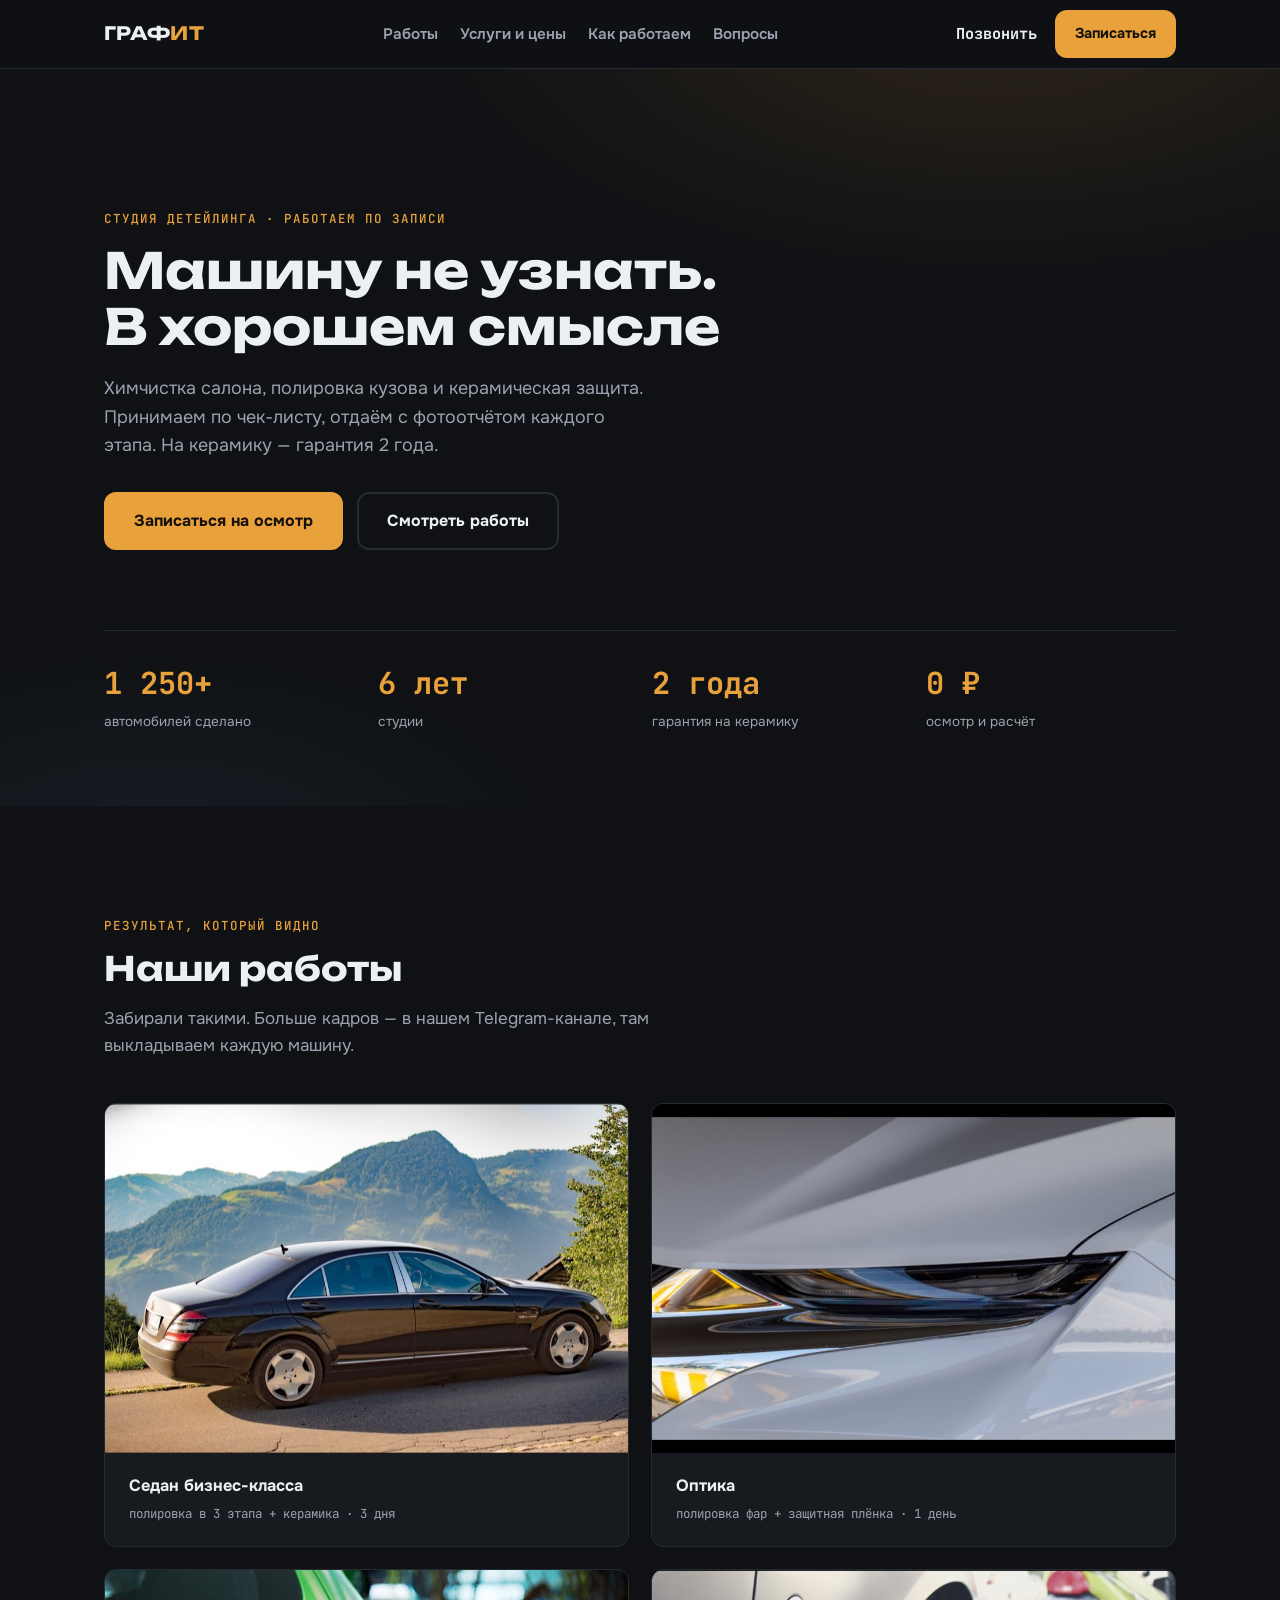
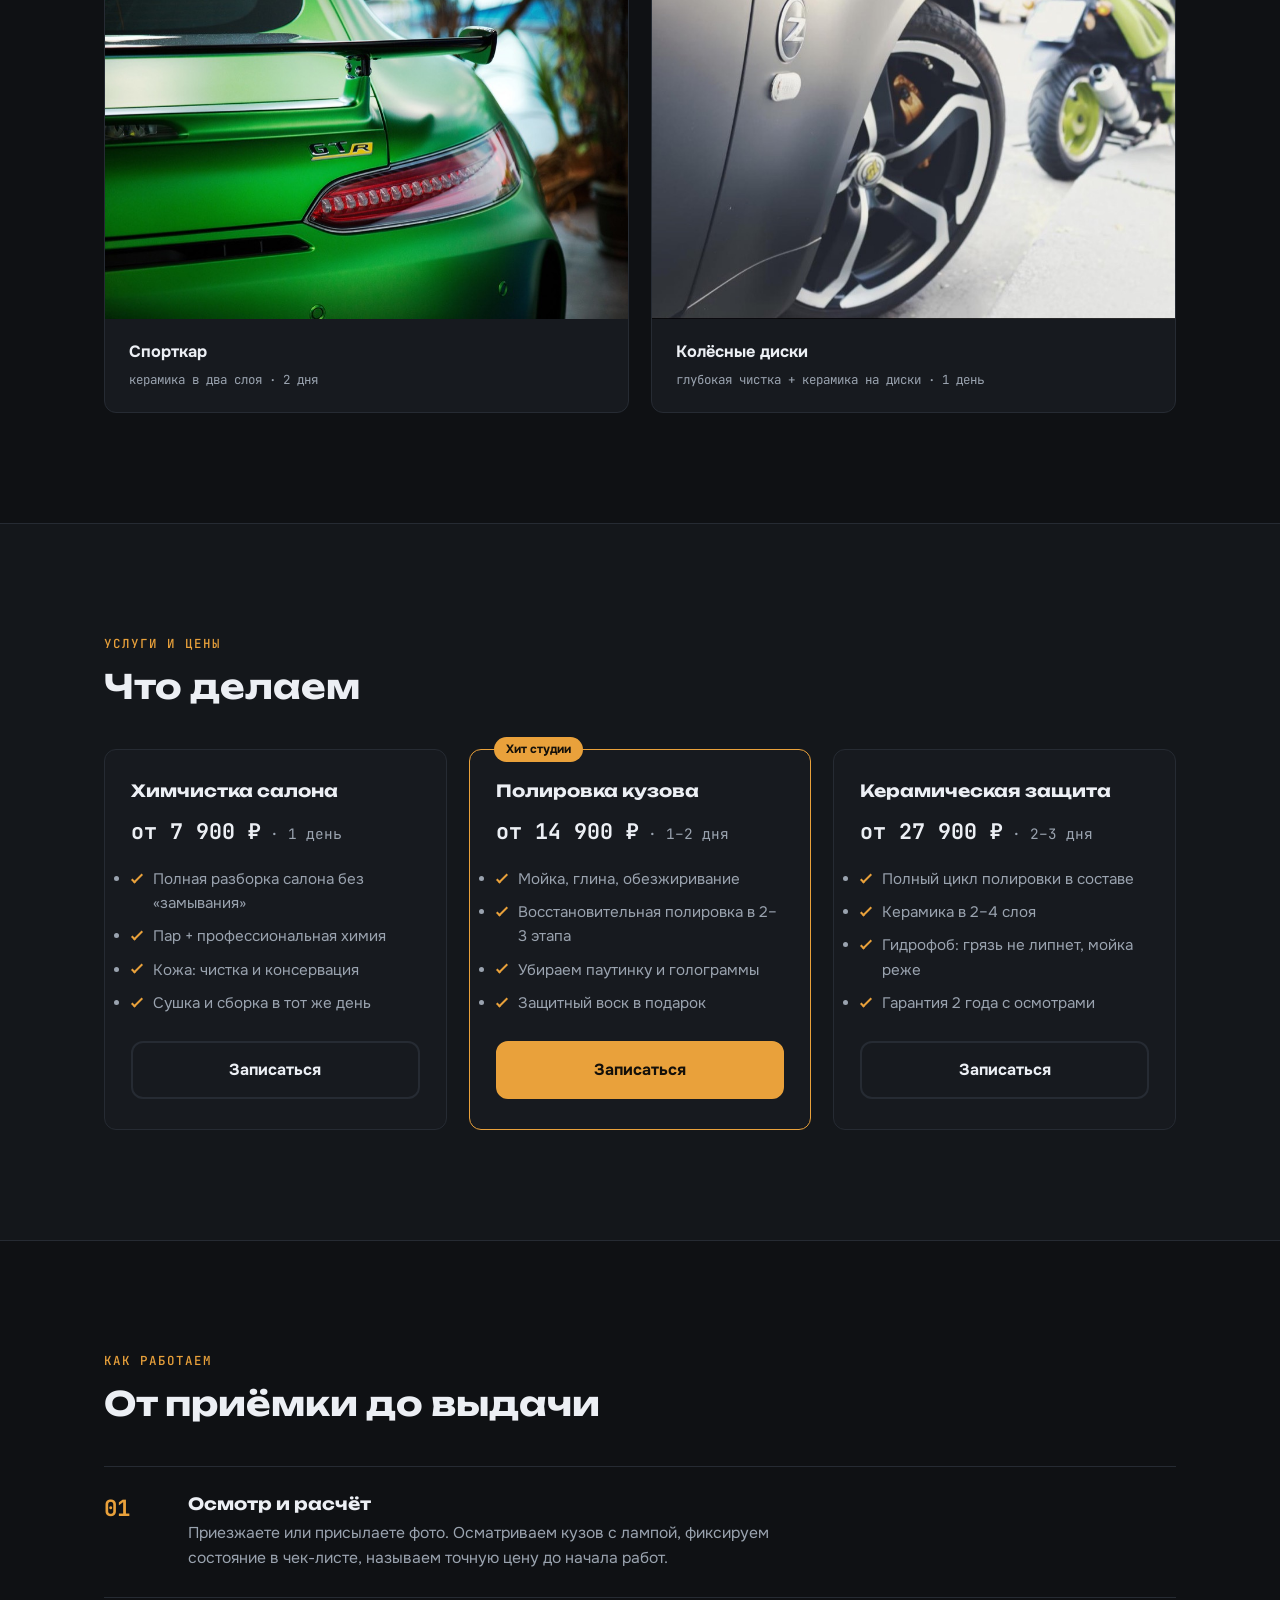
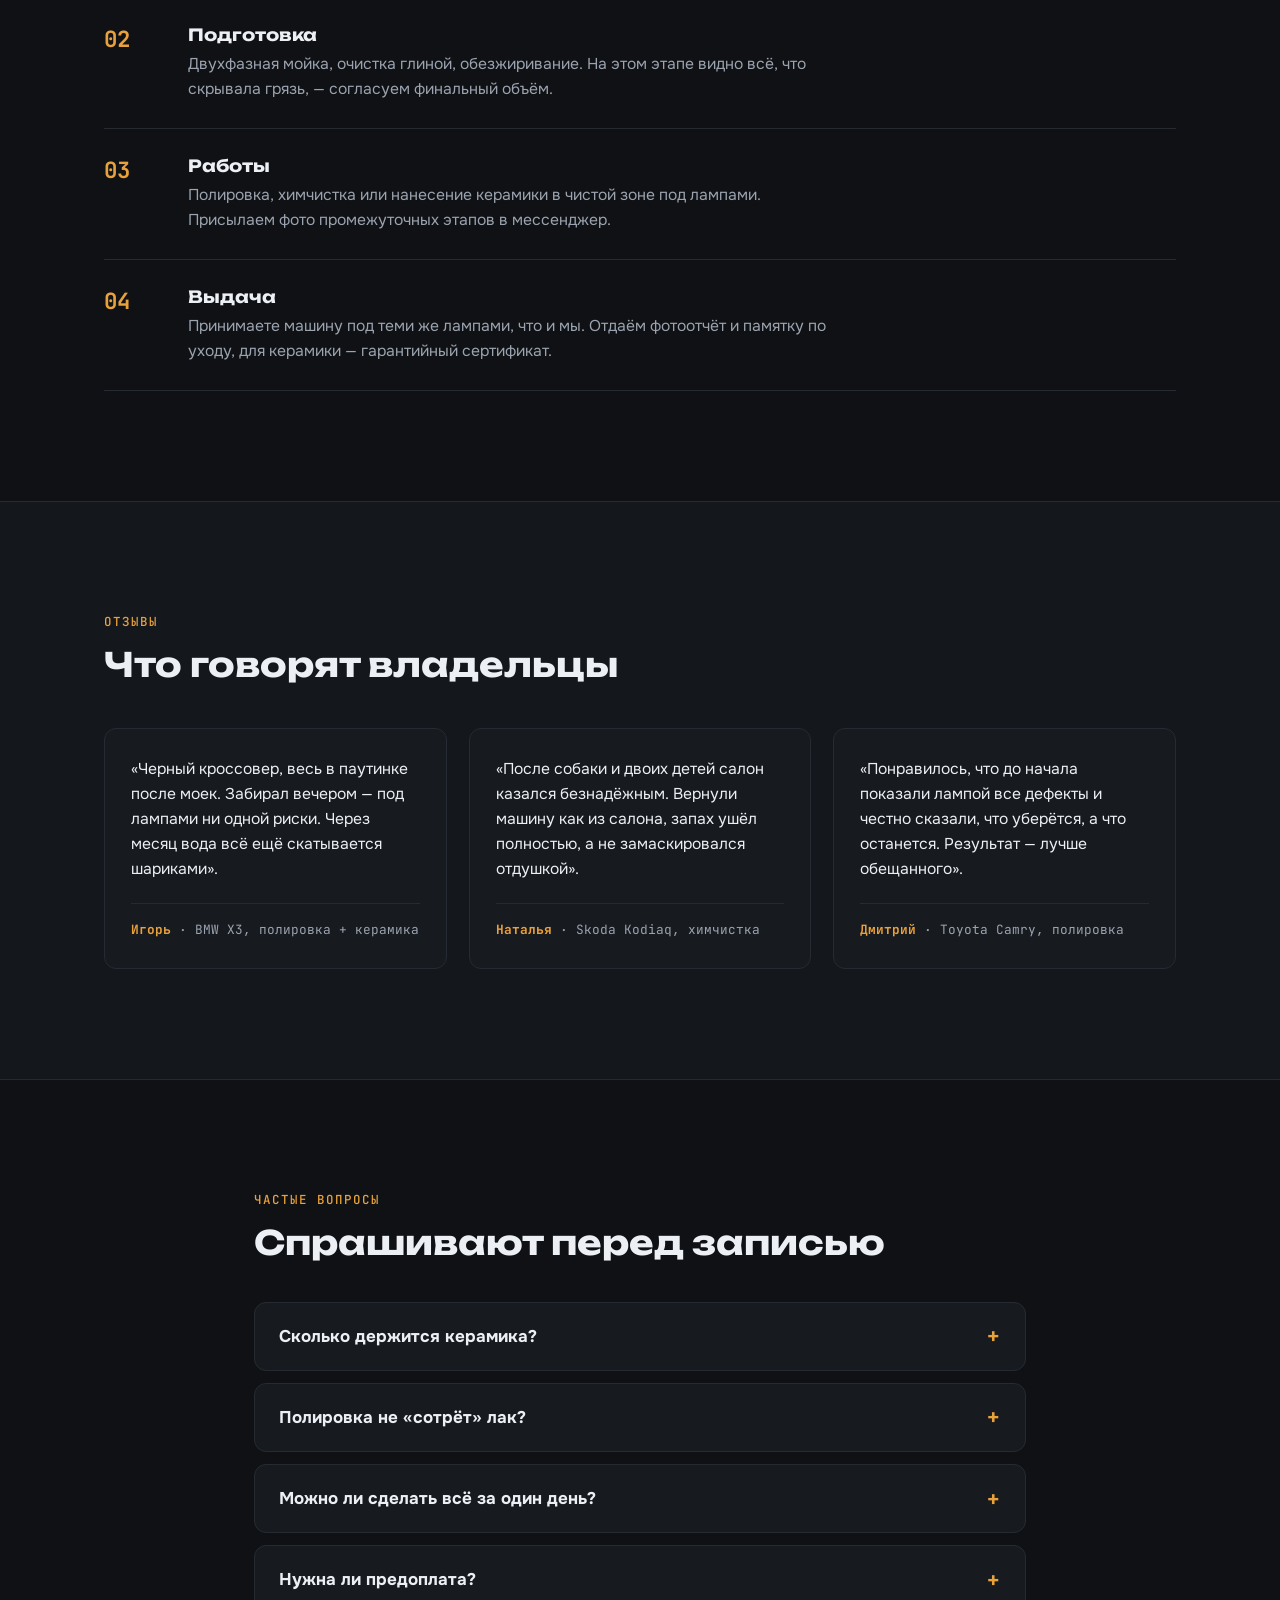
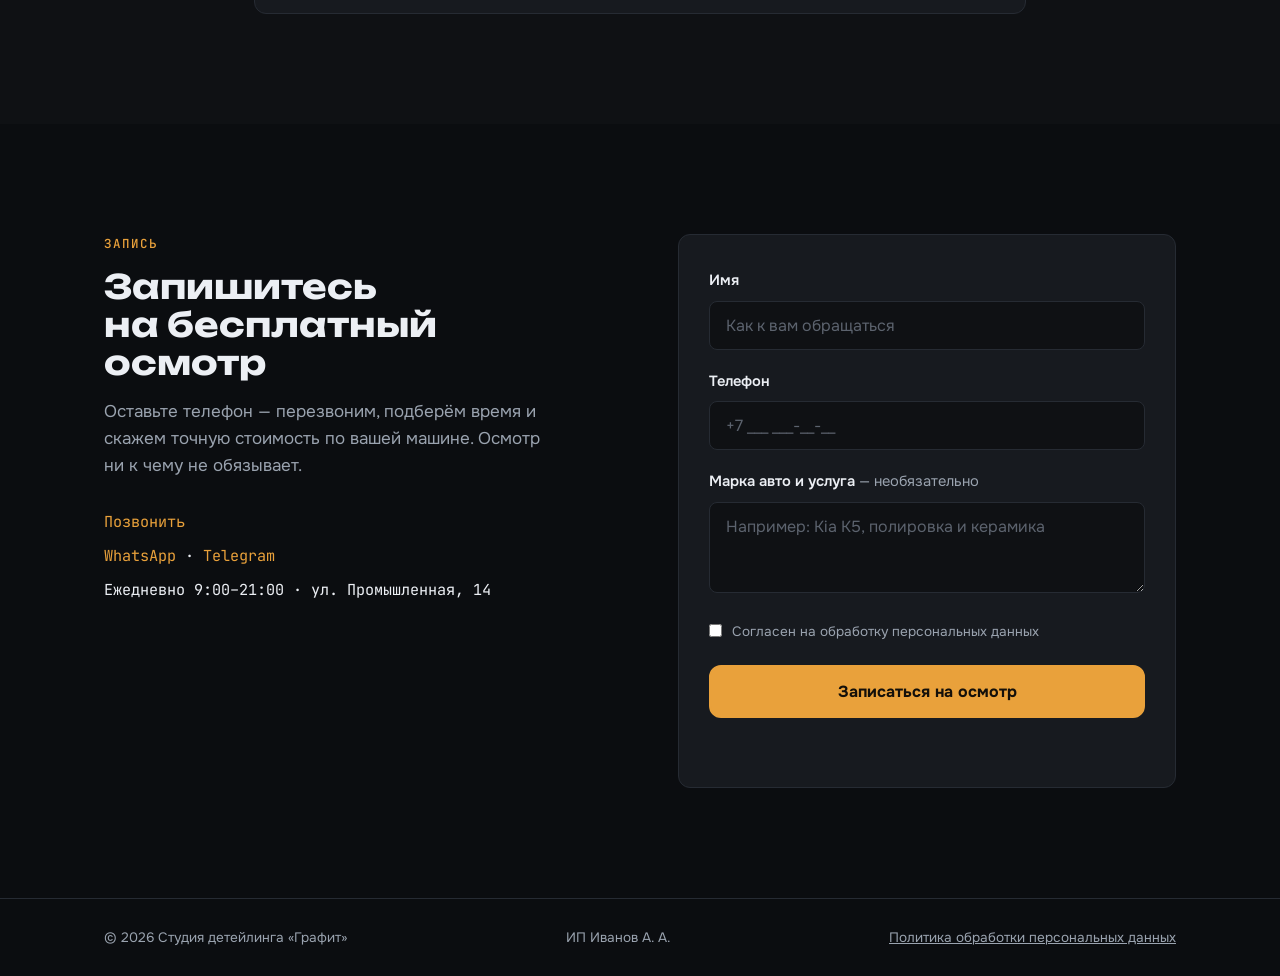
<file: demos/detailing/index.html>
<!DOCTYPE html>
<html lang="ru">
<head>
  <meta charset="UTF-8">
  <meta name="viewport" content="width=device-width, initial-scale=1.0">
  <title>ГРАФИТ — студия детейлинга: химчистка, полировка, керамика</title>
  <meta name="description" content="Студия детейлинга ГРАФИТ: химчистка салона, полировка кузова, керамическая защита с гарантией 2 года. Фотоотчёт каждого этапа. Запись онлайн.">
  <link rel="icon" href="data:image/svg+xml,<svg xmlns='http://www.w3.org/2000/svg' viewBox='0 0 100 100'><rect width='100' height='100' rx='18' fill='%23121418'/><text x='50' y='70' font-size='56' text-anchor='middle' font-family='Arial' font-weight='bold' fill='%23E9A13B'>Г</text></svg>">
  <link rel="preconnect" href="https://fonts.googleapis.com">
  <link rel="preconnect" href="https://fonts.gstatic.com" crossorigin>
  <link href="https://fonts.googleapis.com/css2?family=Unbounded:wght@500;700&family=Onest:wght@400;500;600;700&family=JetBrains+Mono:wght@500;700&display=swap" rel="stylesheet">
  <link rel="canonical" href="https://odnastranica.ru/demos/detailing/">
  <meta property="og:title" content="Пример сайта: студия детейлинга">
  <meta property="og:description" content="Демо-лендинг для детейлинг-студии: тёмная тема, галерея работ, онлайн-запись.">
  <meta property="og:url" content="https://odnastranica.ru/demos/detailing/">
  <meta property="og:image" content="https://odnastranica.ru/img/og.png">
  <meta property="og:image:width" content="1200">
  <meta property="og:image:height" content="630">
  <meta property="og:type" content="website">
  <meta property="og:locale" content="ru_RU">
  <meta property="og:site_name" content="Лендинги под ключ">
  <meta name="twitter:card" content="summary_large_image">
  <link rel="stylesheet" href="css/style.css">
  <!-- Yandex.Metrika counter -->
  <script type="text/javascript">
    (function(m,e,t,r,i,k,a){
      m[i]=m[i]||function(){(m[i].a=m[i].a||[]).push(arguments)};
      m[i].l=1*new Date();
      for (var j = 0; j < document.scripts.length; j++) {if (document.scripts[j].src === r) { return; }}
      k=e.createElement(t),a=e.getElementsByTagName(t)[0],k.async=1,k.src=r,a.parentNode.insertBefore(k,a)
    })(window, document,'script','https://mc.yandex.ru/metrika/tag.js?id=111244786', 'ym');
    ym(111244786, 'init', {ssr:true, webvisor:true, clickmap:true, ecommerce:"dataLayer", referrer: document.referrer, url: location.href, accurateTrackBounce:true, trackLinks:true, trackHash:true});
  </script>
  <noscript><div><img src="https://mc.yandex.ru/watch/111244786" style="position:absolute; left:-9999px;" alt="" /></div></noscript>
  <!-- /Yandex.Metrika counter -->
</head>
<body>

<header class="header" id="header">
  <div class="container header__inner">
    <a href="#" class="logo">ГРАФ<em>ИТ</em></a>
    <nav class="nav" id="nav">
      <a href="#works">Работы</a>
      <a href="#services">Услуги и цены</a>
      <a href="#steps">Как работаем</a>
      <a href="#faq">Вопросы</a>
    </nav>
    <div class="header__actions">
      <a href="#lead" class="header__phone">Позвонить</a>
      <a href="#lead" class="btn btn--small">Записаться</a>
    </div>
    <button class="burger" id="burger" aria-label="Открыть меню" aria-expanded="false">
      <span></span><span></span><span></span>
    </button>
  </div>
</header>

<main>

  <!-- ХИРО -->
  <section class="hero">
    <div class="container">
      <div class="hero__content reveal">
        <p class="eyebrow">Студия детейлинга · работаем по записи</p>
        <h1>Машину не&nbsp;узнать. В&nbsp;хорошем смысле</h1>
        <p class="hero__sub">Химчистка салона, полировка кузова и керамическая защита. Принимаем по чек-листу, отдаём с фотоотчётом каждого этапа. На керамику — гарантия 2 года.</p>
        <div class="hero__cta">
          <a href="#lead" class="btn">Записаться на осмотр</a>
          <a href="#works" class="btn btn--ghost">Смотреть работы</a>
        </div>
      </div>
      <div class="hero__stats reveal">
        <div class="stat"><span class="stat__num">1 250+</span><span class="stat__label">автомобилей сделано</span></div>
        <div class="stat"><span class="stat__num">6 лет</span><span class="stat__label">студии</span></div>
        <div class="stat"><span class="stat__num">2 года</span><span class="stat__label">гарантия на керамику</span></div>
        <div class="stat"><span class="stat__num">0 ₽</span><span class="stat__label">осмотр и расчёт</span></div>
      </div>
    </div>
  </section>

  <!-- РАБОТЫ -->
  <section class="section" id="works">
    <div class="container">
      <p class="eyebrow reveal">Результат, который видно</p>
      <h2 class="reveal">Наши работы</h2>
      <p class="section__sub reveal">Забирали такими. Больше кадров — в нашем Telegram-канале, там выкладываем каждую машину.</p>
      <div class="gallery">
        <figure class="shot reveal">
          <img src="img/work-1.jpg" alt="Седан бизнес-класса после полировки" loading="lazy">
          <figcaption><b>Седан бизнес-класса</b><span>полировка в 3 этапа + керамика · 3 дня</span></figcaption>
        </figure>
        <figure class="shot reveal">
          <img src="img/work-2.jpg" alt="Фара после полировки и защиты плёнкой" loading="lazy">
          <figcaption><b>Оптика</b><span>полировка фар + защитная плёнка · 1 день</span></figcaption>
        </figure>
        <figure class="shot reveal">
          <img src="img/work-3.jpg" alt="Спорткар после керамической защиты" loading="lazy">
          <figcaption><b>Спорткар</b><span>керамика в два слоя · 2 дня</span></figcaption>
        </figure>
        <figure class="shot reveal">
          <img src="img/work-4.jpg" alt="Колёсные диски после чистки и защиты" loading="lazy">
          <figcaption><b>Колёсные диски</b><span>глубокая чистка + керамика на диски · 1 день</span></figcaption>
        </figure>
      </div>
    </div>
  </section>

  <!-- УСЛУГИ -->
  <section class="section section--tint" id="services">
    <div class="container">
      <p class="eyebrow reveal">Услуги и цены</p>
      <h2 class="reveal">Что делаем</h2>
      <div class="cards">
        <article class="card reveal">
          <h3>Химчистка салона</h3>
          <p class="card__price"><b>от 7 900 ₽</b> · 1 день</p>
          <ul>
            <li>Полная разборка салона без «замывания»</li>
            <li>Пар + профессиональная химия</li>
            <li>Кожа: чистка и консервация</li>
            <li>Сушка и сборка в тот же день</li>
          </ul>
          <a href="#lead" class="btn btn--ghost btn--block">Записаться</a>
        </article>
        <article class="card card--featured reveal">
          <p class="card__badge">Хит студии</p>
          <h3>Полировка кузова</h3>
          <p class="card__price"><b>от 14 900 ₽</b> · 1–2 дня</p>
          <ul>
            <li>Мойка, глина, обезжиривание</li>
            <li>Восстановительная полировка в 2–3 этапа</li>
            <li>Убираем паутинку и голограммы</li>
            <li>Защитный воск в подарок</li>
          </ul>
          <a href="#lead" class="btn btn--block">Записаться</a>
        </article>
        <article class="card reveal">
          <h3>Керамическая защита</h3>
          <p class="card__price"><b>от 27 900 ₽</b> · 2–3 дня</p>
          <ul>
            <li>Полный цикл полировки в составе</li>
            <li>Керамика в 2–4 слоя</li>
            <li>Гидрофоб: грязь не липнет, мойка реже</li>
            <li>Гарантия 2 года с осмотрами</li>
          </ul>
          <a href="#lead" class="btn btn--ghost btn--block">Записаться</a>
        </article>
      </div>
    </div>
  </section>

  <!-- ЭТАПЫ -->
  <section class="section" id="steps">
    <div class="container">
      <p class="eyebrow reveal">Как работаем</p>
      <h2 class="reveal">От приёмки до&nbsp;выдачи</h2>
      <ol class="steps">
        <li class="step reveal">
          <h3>Осмотр и расчёт</h3>
          <p>Приезжаете или присылаете фото. Осматриваем кузов с лампой, фиксируем состояние в чек-листе, называем точную цену до начала работ.</p>
        </li>
        <li class="step reveal">
          <h3>Подготовка</h3>
          <p>Двухфазная мойка, очистка глиной, обезжиривание. На этом этапе видно всё, что скрывала грязь, — согласуем финальный объём.</p>
        </li>
        <li class="step reveal">
          <h3>Работы</h3>
          <p>Полировка, химчистка или нанесение керамики в чистой зоне под лампами. Присылаем фото промежуточных этапов в мессенджер.</p>
        </li>
        <li class="step reveal">
          <h3>Выдача</h3>
          <p>Принимаете машину под теми же лампами, что и мы. Отдаём фотоотчёт и памятку по уходу, для керамики — гарантийный сертификат.</p>
        </li>
      </ol>
    </div>
  </section>

  <!-- ОТЗЫВЫ -->
  <section class="section section--tint" id="reviews">
    <div class="container">
      <p class="eyebrow reveal">Отзывы</p>
      <h2 class="reveal">Что говорят владельцы</h2>
      <div class="reviews">
        <blockquote class="review reveal">
          <p>«Черный кроссовер, весь в паутинке после моек. Забирал вечером — под лампами ни одной риски. Через месяц вода всё ещё скатывается шариками».</p>
          <footer><b>Игорь</b> · BMW X3, полировка + керамика</footer>
        </blockquote>
        <blockquote class="review reveal">
          <p>«После собаки и двоих детей салон казался безнадёжным. Вернули машину как из салона, запах ушёл полностью, а не замаскировался отдушкой».</p>
          <footer><b>Наталья</b> · Skoda Kodiaq, химчистка</footer>
        </blockquote>
        <blockquote class="review reveal">
          <p>«Понравилось, что до начала показали лампой все дефекты и честно сказали, что уберётся, а что останется. Результат — лучше обещанного».</p>
          <footer><b>Дмитрий</b> · Toyota Camry, полировка</footer>
        </blockquote>
      </div>
    </div>
  </section>

  <!-- FAQ -->
  <section class="section" id="faq">
    <div class="container container--narrow">
      <p class="eyebrow reveal">Частые вопросы</p>
      <h2 class="reveal">Спрашивают перед записью</h2>
      <div class="faq reveal">
        <details>
          <summary>Сколько держится керамика?</summary>
          <p>При правильном уходе — 2–3 года. Даём гарантию 2 года: раз в полгода приезжаете на бесплатный осмотр и обновление гидрофобного слоя.</p>
        </details>
        <details>
          <summary>Полировка не «сотрёт» лак?</summary>
          <p>Перед работой замеряем толщину лака в контрольных точках. Если где-то лак тонкий — честно говорим и подбираем щадящий режим или отказываемся от участка.</p>
        </details>
        <details>
          <summary>Можно ли сделать всё за один день?</summary>
          <p>Химчистку — да, при записи на утро. Полировка и керамика требуют 1–3 дня: составам нужно время на кристаллизацию, торопить их нельзя.</p>
        </details>
        <details>
          <summary>Нужна ли предоплата?</summary>
          <p>Нет. Фиксируем цену после осмотра, оплата — при выдаче машины, наличными или картой. Для юрлиц работаем по счёту.</p>
        </details>
      </div>
    </div>
  </section>

  <!-- ФОРМА -->
  <section class="section section--dark" id="lead">
    <div class="container lead">
      <div class="lead__text reveal">
        <p class="eyebrow">Запись</p>
        <h2>Запишитесь на&nbsp;бесплатный осмотр</h2>
        <p>Оставьте телефон — перезвоним, подберём время и скажем точную стоимость по вашей машине. Осмотр ни к чему не обязывает.</p>
        <ul class="lead__contacts">
          <li><a href="#lead">Позвонить</a></li>
          <li><a href="#">WhatsApp</a> · <a href="#">Telegram</a></li>
          <li>Ежедневно 9:00–21:00 · ул. Промышленная, 14</li>
        </ul>
      </div>
      <form class="form reveal" id="lead-form" novalidate>
        <div class="form__field">
          <label for="f-name">Имя</label>
          <input type="text" id="f-name" name="name" placeholder="Как к вам обращаться" autocomplete="name" required>
        </div>
        <div class="form__field">
          <label for="f-phone">Телефон</label>
          <input type="tel" id="f-phone" name="phone" placeholder="+7 ___ ___-__-__" autocomplete="tel" required>
        </div>
        <div class="form__field">
          <label for="f-msg">Марка авто и услуга <span>— необязательно</span></label>
          <textarea id="f-msg" name="message" rows="3" placeholder="Например: Kia K5, полировка и керамика"></textarea>
        </div>
        <label class="form__consent">
          <input type="checkbox" name="consent" required>
          <span>Согласен на обработку персональных данных</span>
        </label>
        <button type="submit" class="btn btn--block">Записаться на осмотр</button>
        <p class="form__status" id="form-status" role="status"></p>
      </form>
    </div>
  </section>

</main>

<footer class="footer">
  <div class="container footer__inner">
    <p>© 2026 Студия детейлинга «Графит»</p>
    <p>ИП Иванов А. А.</p>
    <p><a href="#">Политика обработки персональных данных</a></p>
  </div>
</footer>

<script src="js/main.js"></script>
</body>
</html>
</file>
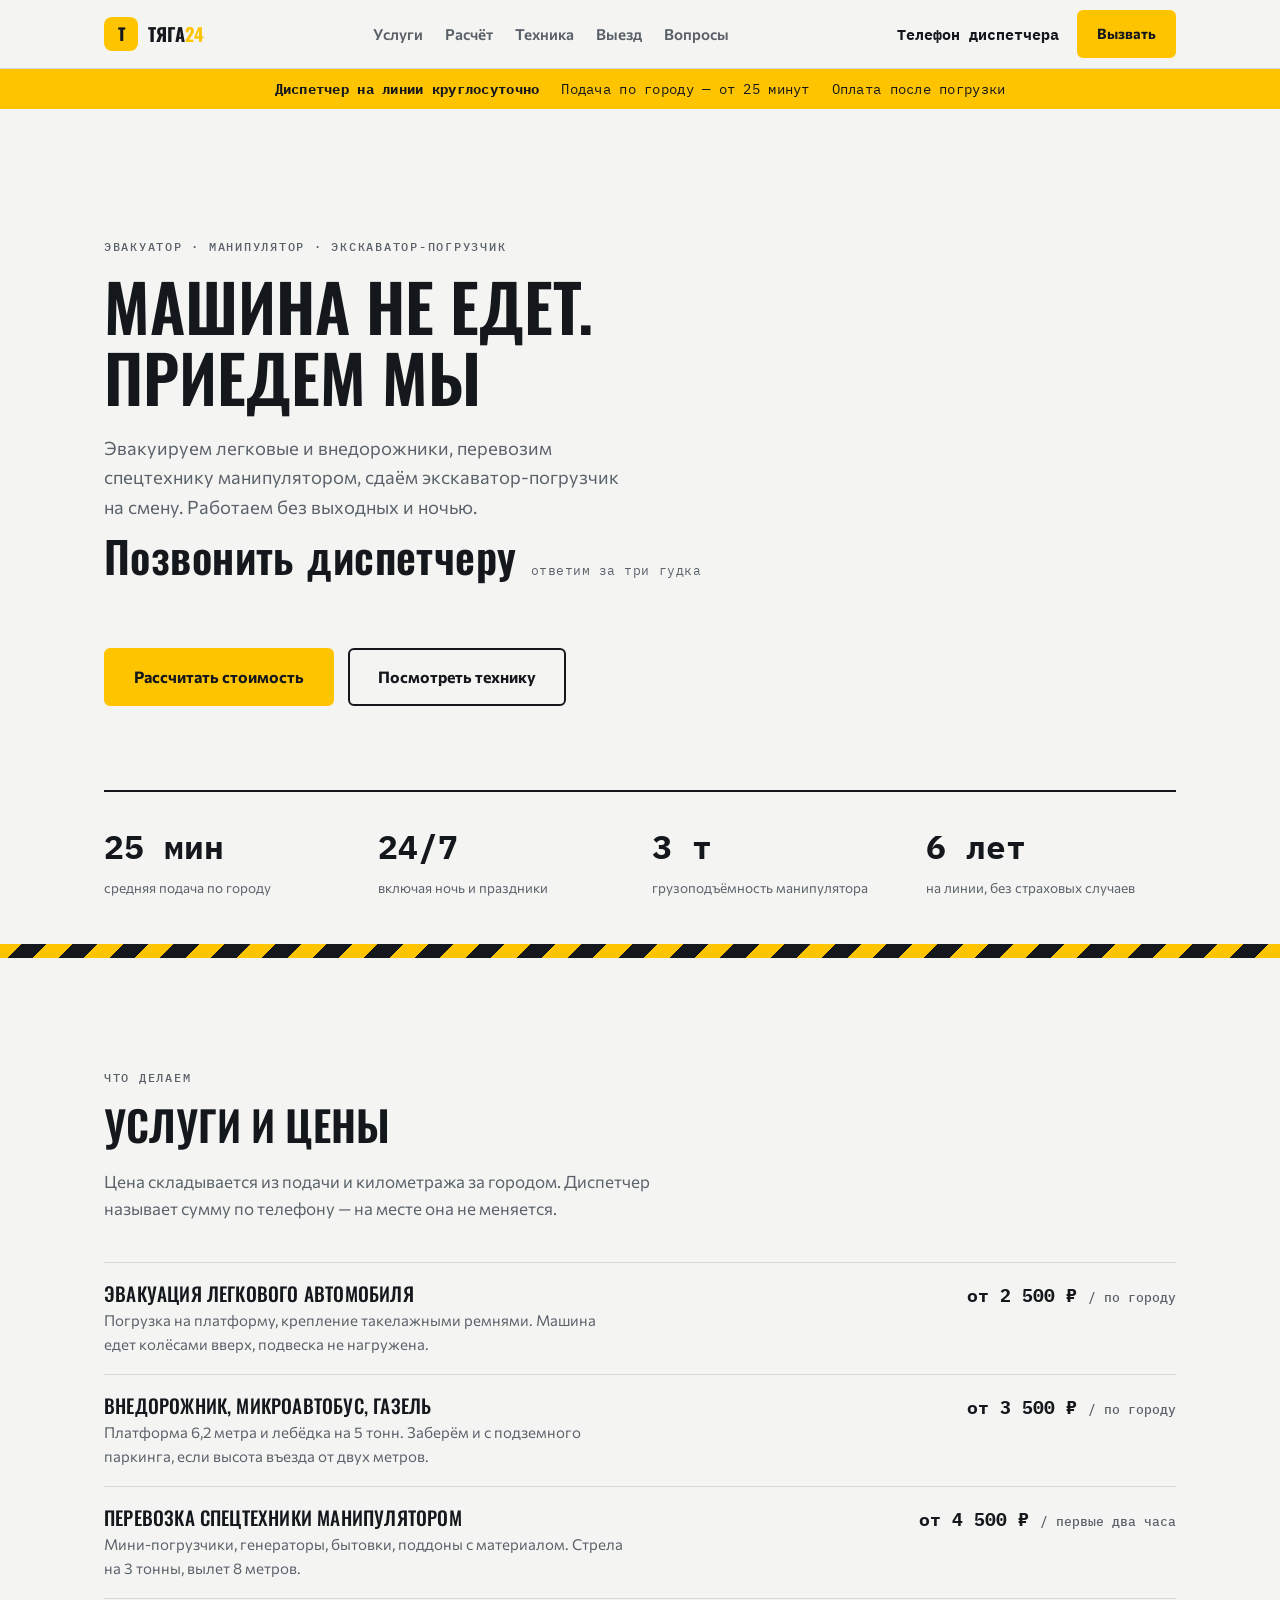
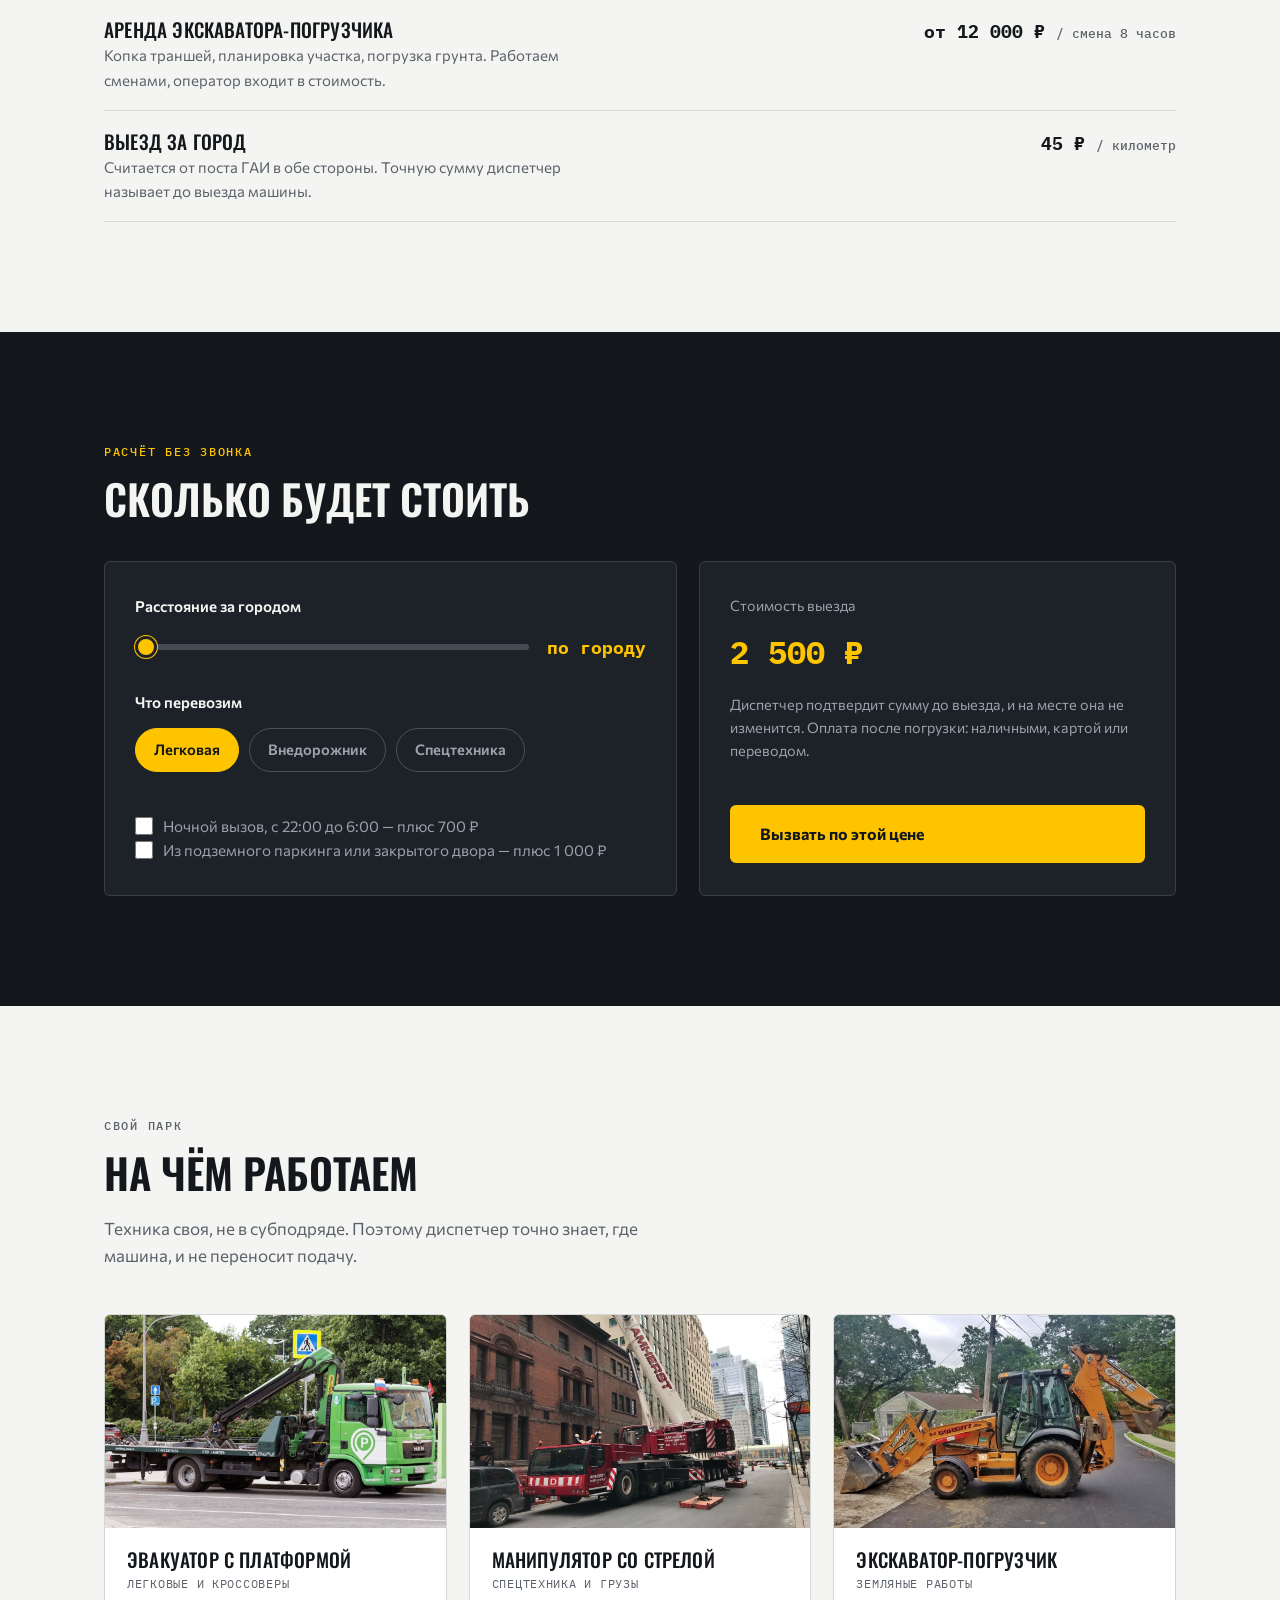
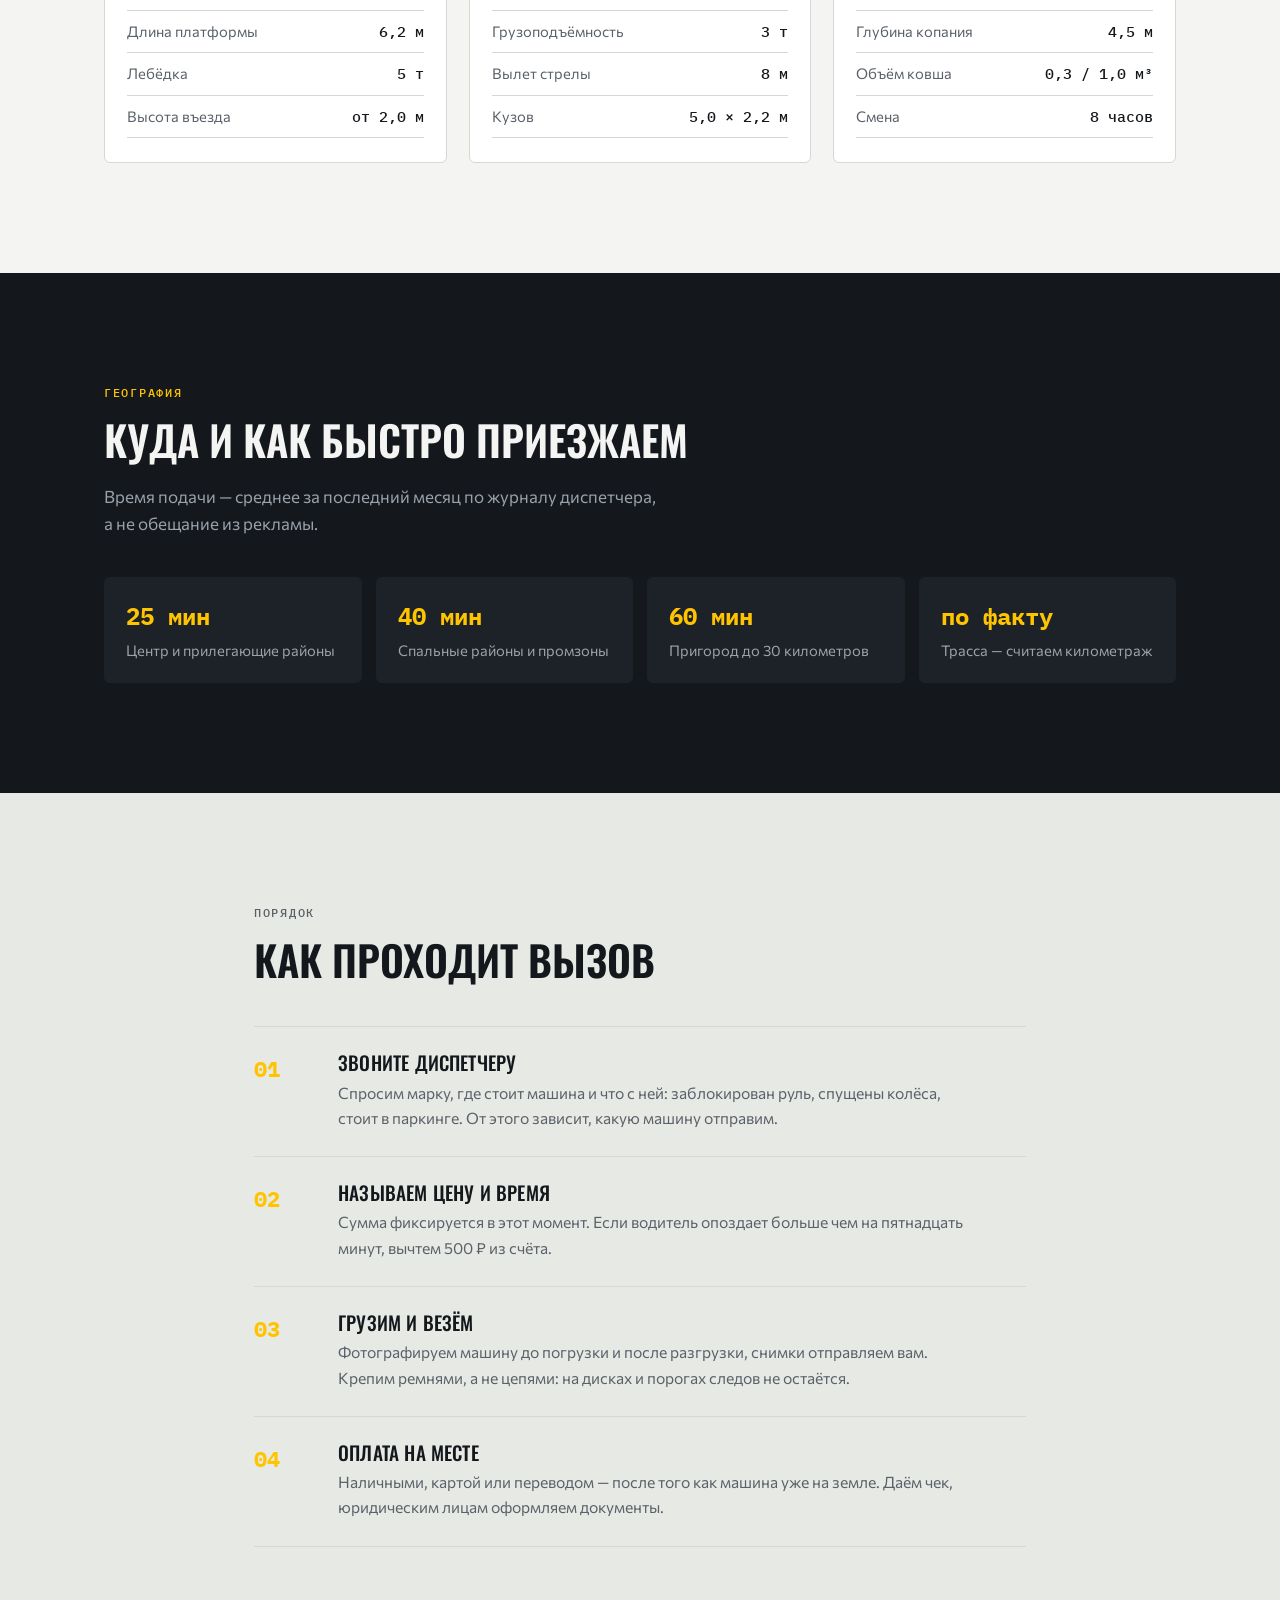
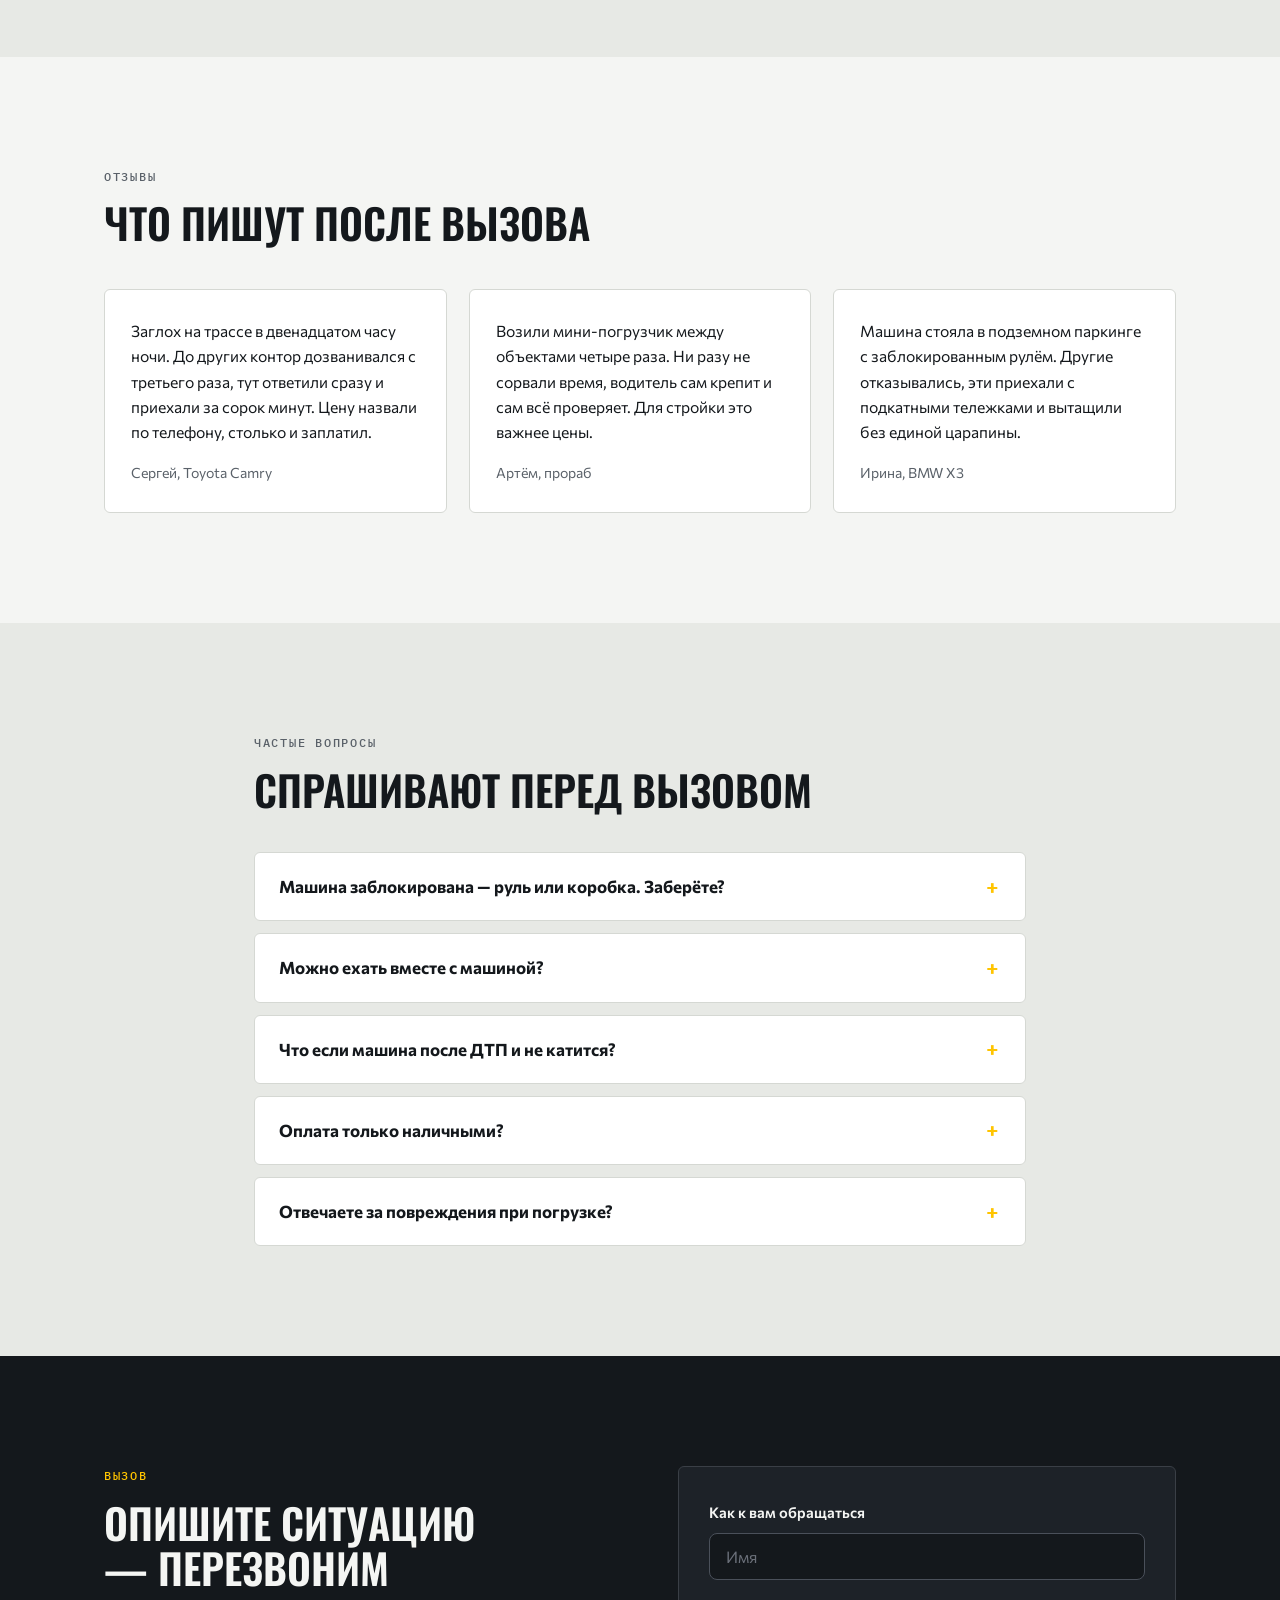
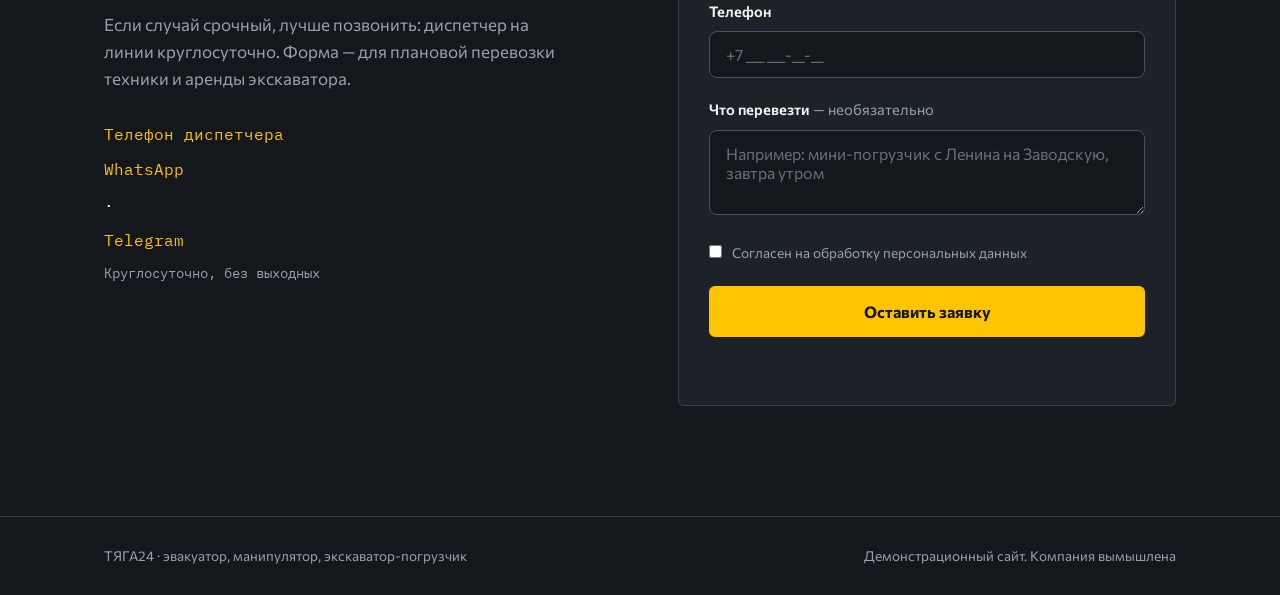
<file: demos/evakuator/index.html>
<!DOCTYPE html>
<html lang="ru">
<head>
  <meta charset="UTF-8">
  <meta name="viewport" content="width=device-width, initial-scale=1.0">
  <title>ТЯГА24 — эвакуатор с манипулятором и экскаватор-погрузчик</title>
  <meta name="description" content="Эвакуатор с манипулятором, перевозка спецтехники, аренда экскаватора-погрузчика. Подача от 25 минут, круглосуточно. Расчёт стоимости на сайте.">
  <link rel="icon" href="data:image/svg+xml,<svg xmlns='http://www.w3.org/2000/svg' viewBox='0 0 100 100'><rect width='100' height='100' rx='14' fill='%23FFC400'/><text x='50' y='72' font-size='60' text-anchor='middle' font-family='Arial' font-weight='bold' fill='%2314181C'>Т</text></svg>">
  <link rel="preconnect" href="https://fonts.googleapis.com">
  <link rel="preconnect" href="https://fonts.gstatic.com" crossorigin>
  <link href="https://fonts.googleapis.com/css2?family=Oswald:wght@400;500;600&family=Commissioner:wght@400;500;600;700&family=IBM+Plex+Mono:wght@400;500;700&display=swap" rel="stylesheet">
  <link rel="stylesheet" href="css/style.css">
  <!-- ЗАМЕНИТЬ: счётчик Яндекс.Метрики КЛИЕНТА.
       Взять готовый код в интерфейсе Метрики и вставить сюда целиком.
       Инструкция: docs/metrika-setup.md. Свой счётчик сюда не ставить! -->
</head>
<body>

<header class="header" id="header">
  <div class="container header__inner">
    <a href="#" class="logo">
      <span class="logo__mark">Т</span>
      <span class="logo__text">ТЯГА<em>24</em></span>
    </a>
    <nav class="nav" id="nav">
      <a href="#services">Услуги</a>
      <a href="#calc">Расчёт</a>
      <a href="#fleet">Техника</a>
      <a href="#zones">Выезд</a>
      <a href="#faq">Вопросы</a>
    </nav>
    <div class="header__actions">
      <a href="#lead" class="header__phone">Телефон диспетчера</a>
      <a href="#lead" class="btn btn--small">Вызвать</a>
    </div>
    <button class="burger" id="burger" aria-label="Открыть меню" aria-expanded="false">
      <span></span><span></span><span></span>
    </button>
  </div>
</header>

<div class="alert">
  <div class="container alert__inner">
    <span><b>Диспетчер на линии круглосуточно</b></span>
    <span>Подача по городу — от 25 минут</span>
    <span>Оплата после погрузки</span>
  </div>
</div>

<main>

  <section class="hero">
    <div class="container hero__inner">
      <div class="hero__content">
        <p class="eyebrow">Эвакуатор · манипулятор · экскаватор-погрузчик</p>
        <h1>Машина не едет.<br>Приедем мы</h1>
        <p class="hero__sub">Эвакуируем легковые и внедорожники, перевозим спецтехнику манипулятором, сдаём экскаватор-погрузчик на смену. Работаем без выходных и ночью.</p>
        <a href="#lead" class="hero__phone">
          <b>Позвонить диспетчеру</b>
          <span>ответим за три гудка</span>
        </a>
        <div class="hero__cta">
          <a href="#calc" class="btn">Рассчитать стоимость</a>
          <a href="#fleet" class="btn btn--ghost">Посмотреть технику</a>
        </div>
      </div>
      <ul class="hero__stats">
        <li><b class="stat__num">25 мин</b><span class="stat__label">средняя подача по городу</span></li>
        <li><b class="stat__num">24/7</b><span class="stat__label">включая ночь и праздники</span></li>
        <li><b class="stat__num">3 т</b><span class="stat__label">грузоподъёмность манипулятора</span></li>
        <li><b class="stat__num">6 лет</b><span class="stat__label">на линии, без страховых случаев</span></li>
      </ul>
    </div>
  </section>

  <div class="tape" aria-hidden="true"></div>

  <!-- УСЛУГИ И ЦЕНЫ -->
  <section class="section" id="services">
    <div class="container">
      <p class="eyebrow">Что делаем</p>
      <h2>Услуги и цены</h2>
      <p class="section__sub">Цена складывается из подачи и километража за городом. Диспетчер называет сумму по телефону — на месте она не меняется.</p>

      <div class="price-list">
        <article class="price-row reveal">
          <div>
            <h3>Эвакуация легкового автомобиля</h3>
            <p>Погрузка на платформу, крепление такелажными ремнями. Машина едет колёсами вверх, подвеска не нагружена.</p>
          </div>
          <b>от 2 500 ₽ <span>/ по городу</span></b>
        </article>
        <article class="price-row reveal">
          <div>
            <h3>Внедорожник, микроавтобус, газель</h3>
            <p>Платформа 6,2 метра и лебёдка на 5 тонн. Заберём и с подземного паркинга, если высота въезда от двух метров.</p>
          </div>
          <b>от 3 500 ₽ <span>/ по городу</span></b>
        </article>
        <article class="price-row reveal">
          <div>
            <h3>Перевозка спецтехники манипулятором</h3>
            <p>Мини-погрузчики, генераторы, бытовки, поддоны с материалом. Стрела на 3 тонны, вылет 8 метров.</p>
          </div>
          <b>от 4 500 ₽ <span>/ первые два часа</span></b>
        </article>
        <article class="price-row reveal">
          <div>
            <h3>Аренда экскаватора-погрузчика</h3>
            <p>Копка траншей, планировка участка, погрузка грунта. Работаем сменами, оператор входит в стоимость.</p>
          </div>
          <b>от 12 000 ₽ <span>/ смена 8 часов</span></b>
        </article>
        <article class="price-row reveal">
          <div>
            <h3>Выезд за город</h3>
            <p>Считается от поста ГАИ в обе стороны. Точную сумму диспетчер называет до выезда машины.</p>
          </div>
          <b>45 ₽ <span>/ километр</span></b>
        </article>
      </div>
    </div>
  </section>

  <!-- КАЛЬКУЛЯТОР -->
  <section class="section section--dark" id="calc">
    <div class="container">
      <p class="eyebrow eyebrow--light">Расчёт без звонка</p>
      <h2>Сколько будет стоить</h2>

      <div class="calc reveal">
        <div class="calc__controls">
          <fieldset class="calc__field">
            <label for="calc-km">Расстояние за городом</label>
            <div class="calc__range-row">
              <input type="range" id="calc-km" min="0" max="150" value="0" step="5">
              <output for="calc-km" id="calc-km-out">0 км</output>
            </div>
          </fieldset>

          <fieldset class="calc__field">
            <legend>Что перевозим</legend>
            <div class="calc__radios">
              <label class="chip"><input type="radio" name="kind" value="2500" checked><span>Легковая</span></label>
              <label class="chip"><input type="radio" name="kind" value="3500"><span>Внедорожник</span></label>
              <label class="chip"><input type="radio" name="kind" value="4500"><span>Спецтехника</span></label>
            </div>
          </fieldset>

          <label class="calc__check">
            <input type="checkbox" id="calc-night">
            <span>Ночной вызов, с 22:00 до 6:00 — плюс 700 ₽</span>
          </label>
          <label class="calc__check">
            <input type="checkbox" id="calc-park">
            <span>Из подземного паркинга или закрытого двора — плюс 1 000 ₽</span>
          </label>
        </div>

        <div class="calc__result">
          <p class="calc__result-label">Стоимость выезда</p>
          <p class="calc__result-num" id="calc-total">2 500 ₽</p>
          <p class="calc__result-note">Диспетчер подтвердит сумму до выезда, и на месте она не изменится. Оплата после погрузки: наличными, картой или переводом.</p>
          <a href="#lead" class="btn" id="calc-cta">Вызвать по этой цене</a>
        </div>
      </div>
    </div>
  </section>

  <!-- ПАРК ТЕХНИКИ -->
  <section class="section" id="fleet">
    <div class="container">
      <p class="eyebrow">Свой парк</p>
      <h2>На чём работаем</h2>
      <p class="section__sub">Техника своя, не в субподряде. Поэтому диспетчер точно знает, где машина, и не переносит подачу.</p>

      <div class="fleet">
        <article class="unit reveal">
          <div class="unit__photo unit__photo--1" role="img" aria-label="Эвакуатор с платформой"></div>
          <div class="unit__body">
            <h3>Эвакуатор с платформой</h3>
            <p class="unit__tag">Легковые и кроссоверы</p>
            <dl class="spec">
              <div><dt>Длина платформы</dt><dd>6,2 м</dd></div>
              <div><dt>Лебёдка</dt><dd>5 т</dd></div>
              <div><dt>Высота въезда</dt><dd>от 2,0 м</dd></div>
            </dl>
          </div>
        </article>

        <article class="unit reveal">
          <div class="unit__photo unit__photo--2" role="img" aria-label="Манипулятор со стрелой"></div>
          <div class="unit__body">
            <h3>Манипулятор со стрелой</h3>
            <p class="unit__tag">Спецтехника и грузы</p>
            <dl class="spec">
              <div><dt>Грузоподъёмность</dt><dd>3 т</dd></div>
              <div><dt>Вылет стрелы</dt><dd>8 м</dd></div>
              <div><dt>Кузов</dt><dd>5,0 × 2,2 м</dd></div>
            </dl>
          </div>
        </article>

        <article class="unit reveal">
          <div class="unit__photo unit__photo--3" role="img" aria-label="Экскаватор-погрузчик"></div>
          <div class="unit__body">
            <h3>Экскаватор-погрузчик</h3>
            <p class="unit__tag">Земляные работы</p>
            <dl class="spec">
              <div><dt>Глубина копания</dt><dd>4,5 м</dd></div>
              <div><dt>Объём ковша</dt><dd>0,3 / 1,0 м³</dd></div>
              <div><dt>Смена</dt><dd>8 часов</dd></div>
            </dl>
          </div>
        </article>
      </div>
    </div>
  </section>

  <!-- ЗОНЫ ВЫЕЗДА -->
  <section class="section section--dark" id="zones">
    <div class="container">
      <p class="eyebrow eyebrow--light">География</p>
      <h2>Куда и как быстро приезжаем</h2>
      <p class="section__sub" style="color:var(--on-dark-soft)">Время подачи — среднее за последний месяц по журналу диспетчера, а не обещание из рекламы.</p>
      <div class="zones">
        <div class="zone reveal"><b>25 мин</b><span>Центр и прилегающие районы</span></div>
        <div class="zone reveal"><b>40 мин</b><span>Спальные районы и промзоны</span></div>
        <div class="zone reveal"><b>60 мин</b><span>Пригород до 30 километров</span></div>
        <div class="zone reveal"><b>по факту</b><span>Трасса — считаем километраж</span></div>
      </div>
    </div>
  </section>

  <!-- КАК РАБОТАЕМ -->
  <section class="section section--tint" id="steps">
    <div class="container container--narrow">
      <p class="eyebrow">Порядок</p>
      <h2>Как проходит вызов</h2>
      <ol class="steps">
        <li class="step reveal">
          <h3>Звоните диспетчеру</h3>
          <p>Спросим марку, где стоит машина и что с ней: заблокирован руль, спущены колёса, стоит в паркинге. От этого зависит, какую машину отправим.</p>
        </li>
        <li class="step reveal">
          <h3>Называем цену и время</h3>
          <p>Сумма фиксируется в этот момент. Если водитель опоздает больше чем на пятнадцать минут, вычтем 500 ₽ из счёта.</p>
        </li>
        <li class="step reveal">
          <h3>Грузим и везём</h3>
          <p>Фотографируем машину до погрузки и после разгрузки, снимки отправляем вам. Крепим ремнями, а не цепями: на дисках и порогах следов не остаётся.</p>
        </li>
        <li class="step reveal">
          <h3>Оплата на месте</h3>
          <p>Наличными, картой или переводом — после того как машина уже на земле. Даём чек, юридическим лицам оформляем документы.</p>
        </li>
      </ol>
    </div>
  </section>

  <!-- ОТЗЫВЫ -->
  <section class="section" id="reviews">
    <div class="container">
      <p class="eyebrow">Отзывы</p>
      <h2>Что пишут после вызова</h2>
      <div class="reviews">
        <figure class="review reveal">
          <p>Заглох на трассе в двенадцатом часу ночи. До других контор дозванивался с третьего раза, тут ответили сразу и приехали за сорок минут. Цену назвали по телефону, столько и заплатил.</p>
          <footer>Сергей, Toyota Camry</footer>
        </figure>
        <figure class="review reveal">
          <p>Возили мини-погрузчик между объектами четыре раза. Ни разу не сорвали время, водитель сам крепит и сам всё проверяет. Для стройки это важнее цены.</p>
          <footer>Артём, прораб</footer>
        </figure>
        <figure class="review reveal">
          <p>Машина стояла в подземном паркинге с заблокированным рулём. Другие отказывались, эти приехали с подкатными тележками и вытащили без единой царапины.</p>
          <footer>Ирина, BMW X3</footer>
        </figure>
      </div>
    </div>
  </section>

  <!-- FAQ -->
  <section class="section section--tint" id="faq">
    <div class="container container--narrow">
      <p class="eyebrow">Частые вопросы</p>
      <h2>Спрашивают перед вызовом</h2>
      <div class="faq">
        <details>
          <summary>Машина заблокирована — руль или коробка. Заберёте?</summary>
          <p>Да. Для этого возим подкатные тележки: они подставляются под заблокированные колёса, и машина закатывается на платформу. Доплаты за это нет.</p>
        </details>
        <details>
          <summary>Можно ехать вместе с машиной?</summary>
          <p>Да, в кабине есть место для одного пассажира. Ребёнка младше семи лет взять не сможем — нет детского кресла.</p>
        </details>
        <details>
          <summary>Что если машина после ДТП и не катится?</summary>
          <p>Лебёдка на 5 тонн затянет её на платформу даже с заклиненными колёсами. Скажите об этом сразу: отправим эвакуатор с ломаной платформой, у него угол погрузки меньше.</p>
        </details>
        <details>
          <summary>Оплата только наличными?</summary>
          <p>Нет: карта, перевод по номеру или наличные — как удобно. Юридическим лицам выставляем счёт и закрываем актом, работаем по договору.</p>
        </details>
        <details>
          <summary>Отвечаете за повреждения при погрузке?</summary>
          <p>Да, ответственность застрахована. Перед погрузкой снимаем машину со всех сторон — это защищает и вас, и нас от споров о том, откуда взялась царапина.</p>
        </details>
      </div>
    </div>
  </section>

  <!-- ЗАЯВКА -->
  <section class="section section--dark" id="lead">
    <div class="container lead">
      <div class="lead__text">
        <p class="eyebrow eyebrow--light">Вызов</p>
        <h2>Опишите ситуацию — перезвоним</h2>
        <p>Если случай срочный, лучше позвонить: диспетчер на линии круглосуточно. Форма — для плановой перевозки техники и аренды экскаватора.</p>
        <div class="lead__contacts">
          <a href="#">Телефон диспетчера</a>
          <a href="#">WhatsApp</a> · <a href="#">Telegram</a>
          <p style="font-family:var(--font-mono);font-size:0.85rem;color:var(--on-dark-soft)">Круглосуточно, без выходных</p>
        </div>
      </div>

      <form class="form reveal" id="lead-form" novalidate>
        <div class="form__field">
          <label for="f-name">Как к вам обращаться</label>
          <input type="text" id="f-name" name="name" placeholder="Имя" autocomplete="name" required>
        </div>
        <div class="form__field">
          <label for="f-phone">Телефон</label>
          <input type="tel" id="f-phone" name="phone" placeholder="+7 ___ ___-__-__" autocomplete="tel" required>
        </div>
        <div class="form__field">
          <label for="f-msg">Что перевезти <span>— необязательно</span></label>
          <textarea id="f-msg" name="message" rows="3" placeholder="Например: мини-погрузчик с Ленина на Заводскую, завтра утром"></textarea>
        </div>
        <label class="form__consent">
          <input type="checkbox" id="f-consent" required>
          <span>Согласен на обработку персональных данных</span>
        </label>
        <button type="submit" class="btn btn--block">Оставить заявку</button>
        <p class="form__status" id="form-status" role="status"></p>
      </form>
    </div>
  </section>

</main>

<footer class="footer">
  <div class="container footer__inner">
    <p>ТЯГА24 · эвакуатор, манипулятор, экскаватор-погрузчик</p>
    <p>Демонстрационный сайт. Компания вымышлена</p>
  </div>
</footer>

<script src="js/main.js"></script>
</body>
</html>
</file>
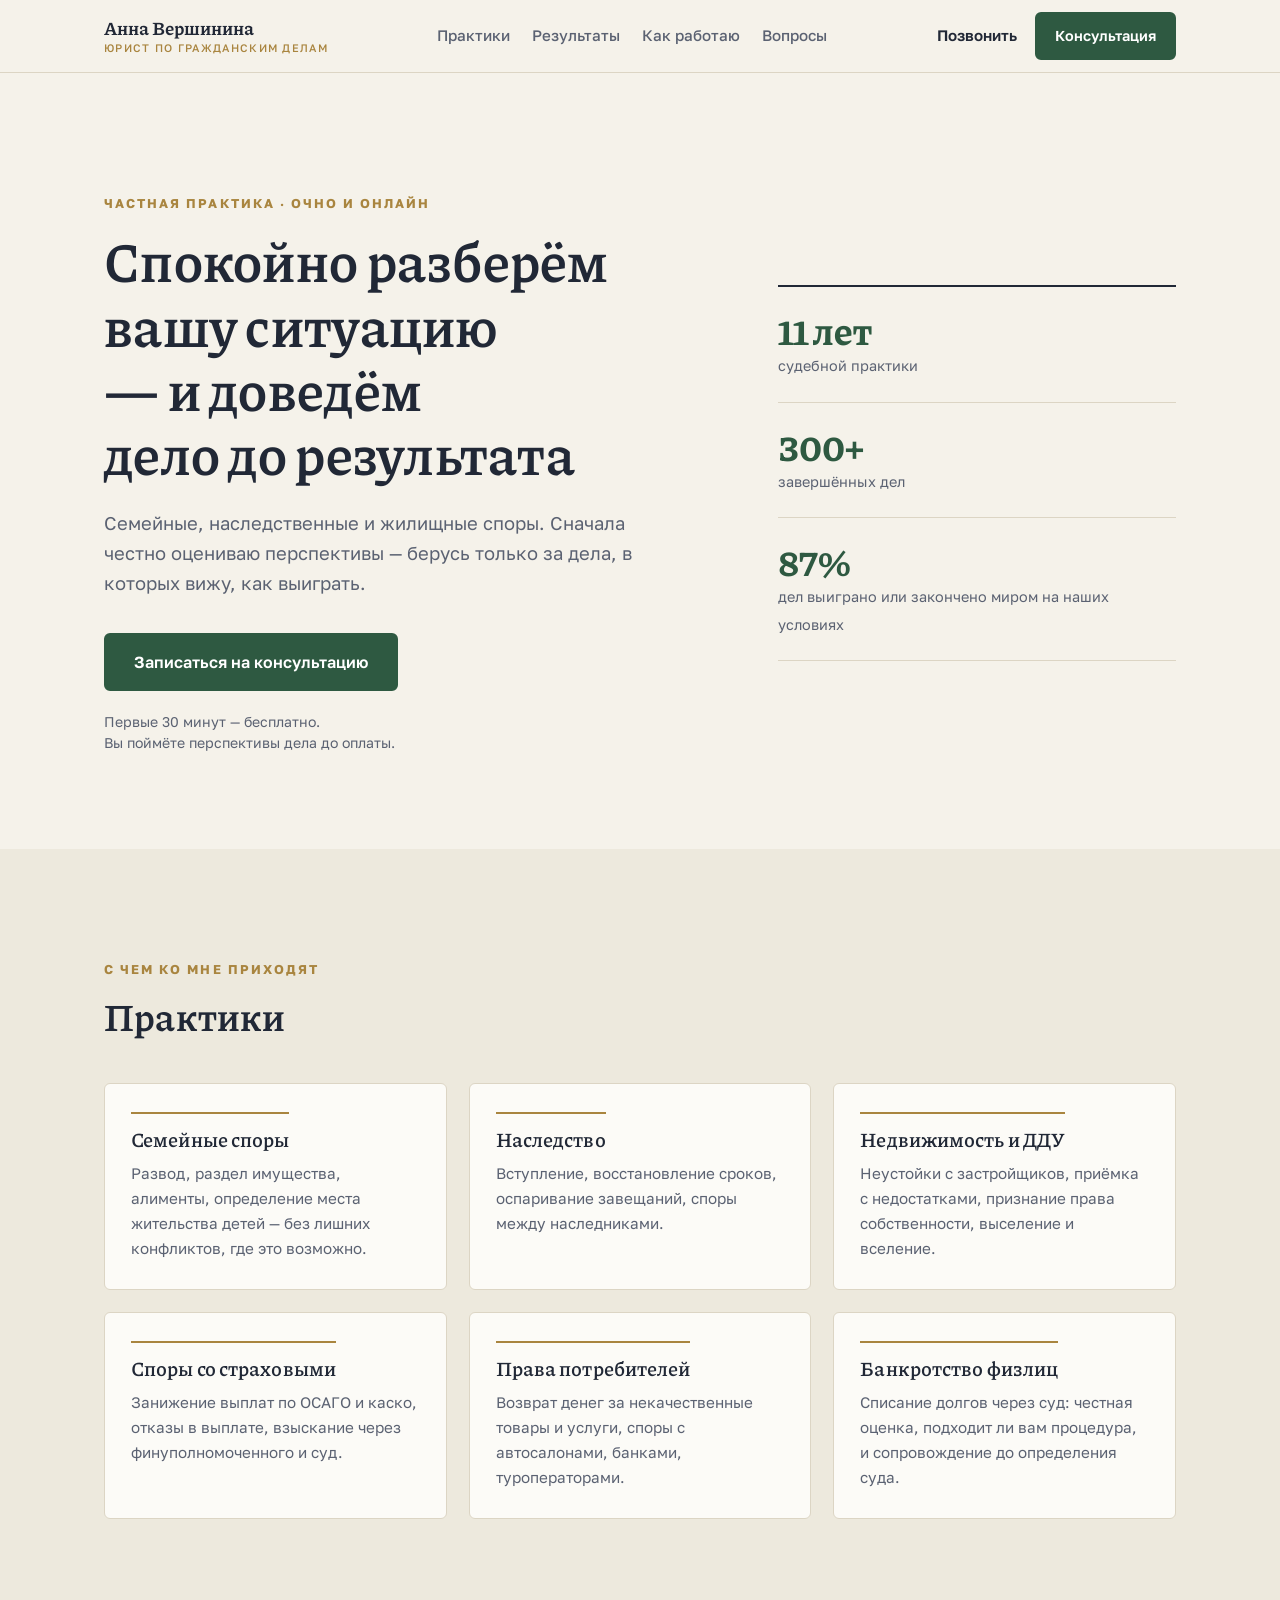
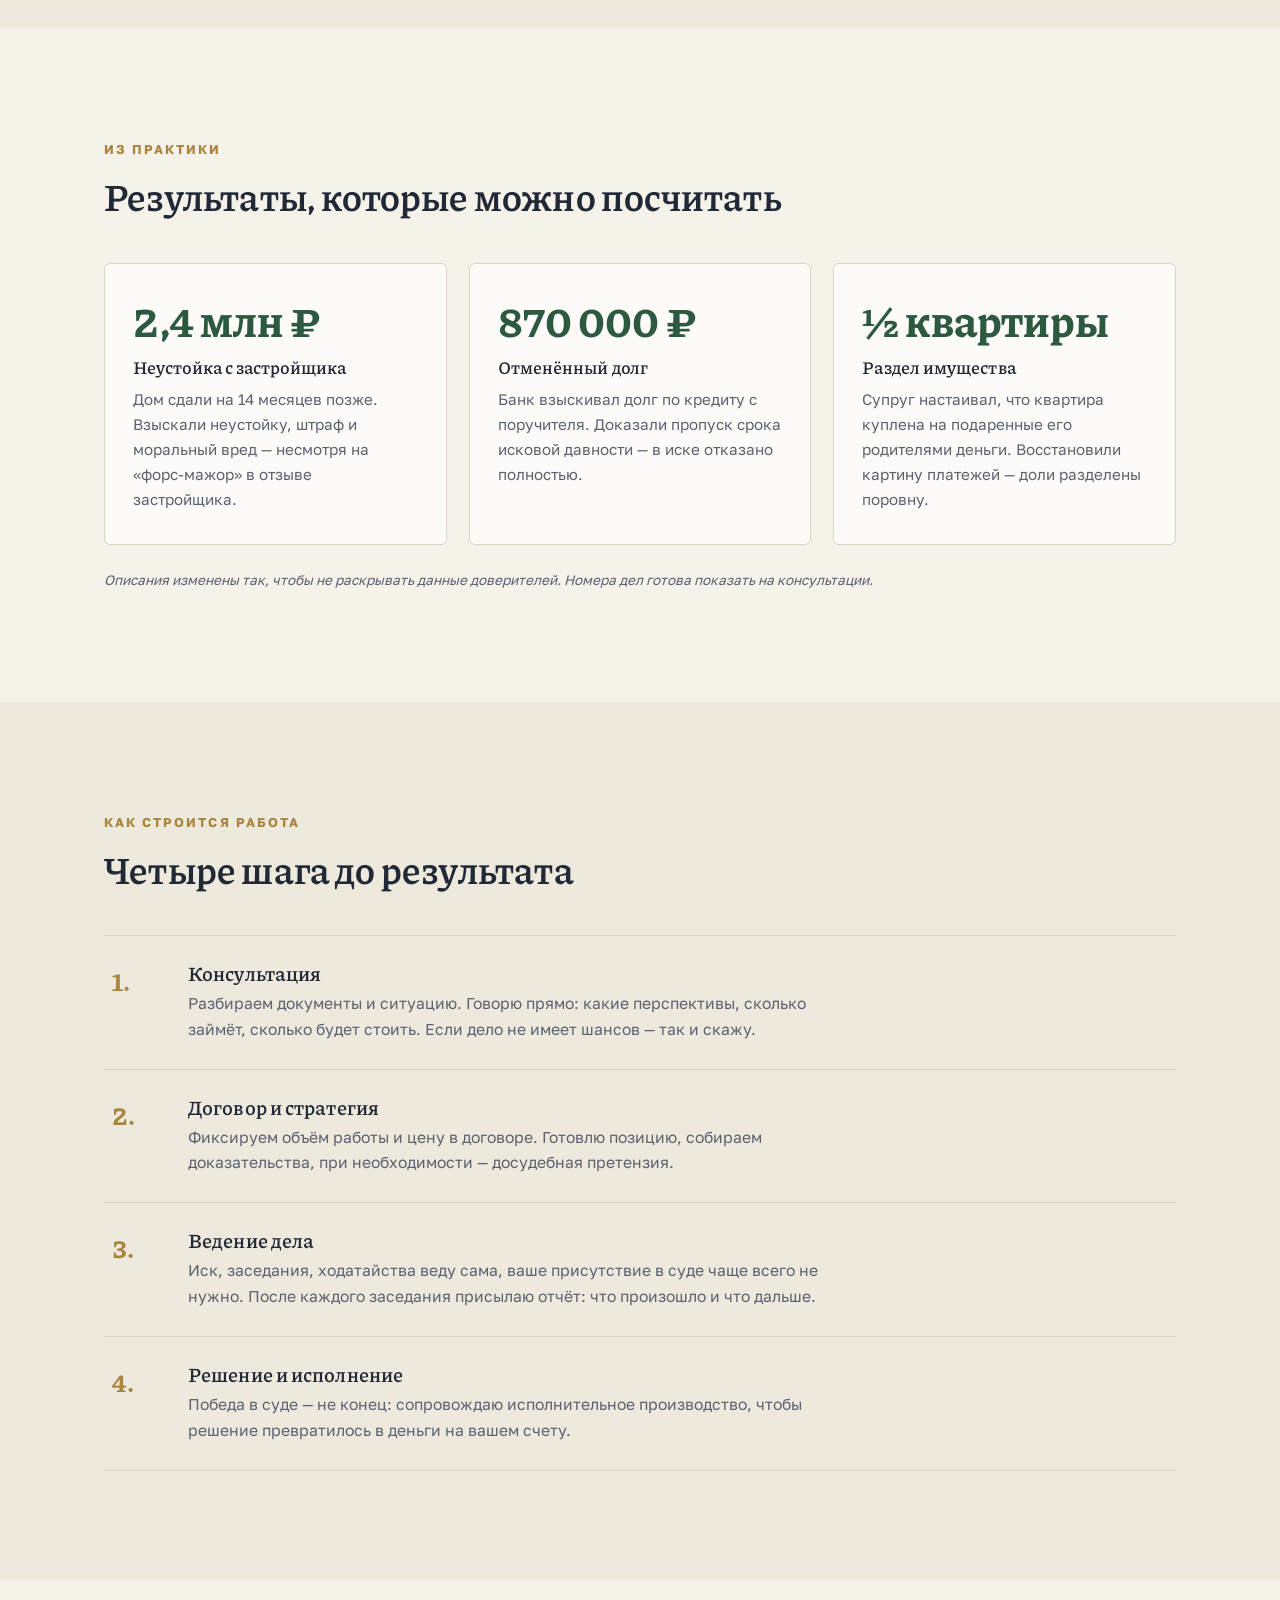
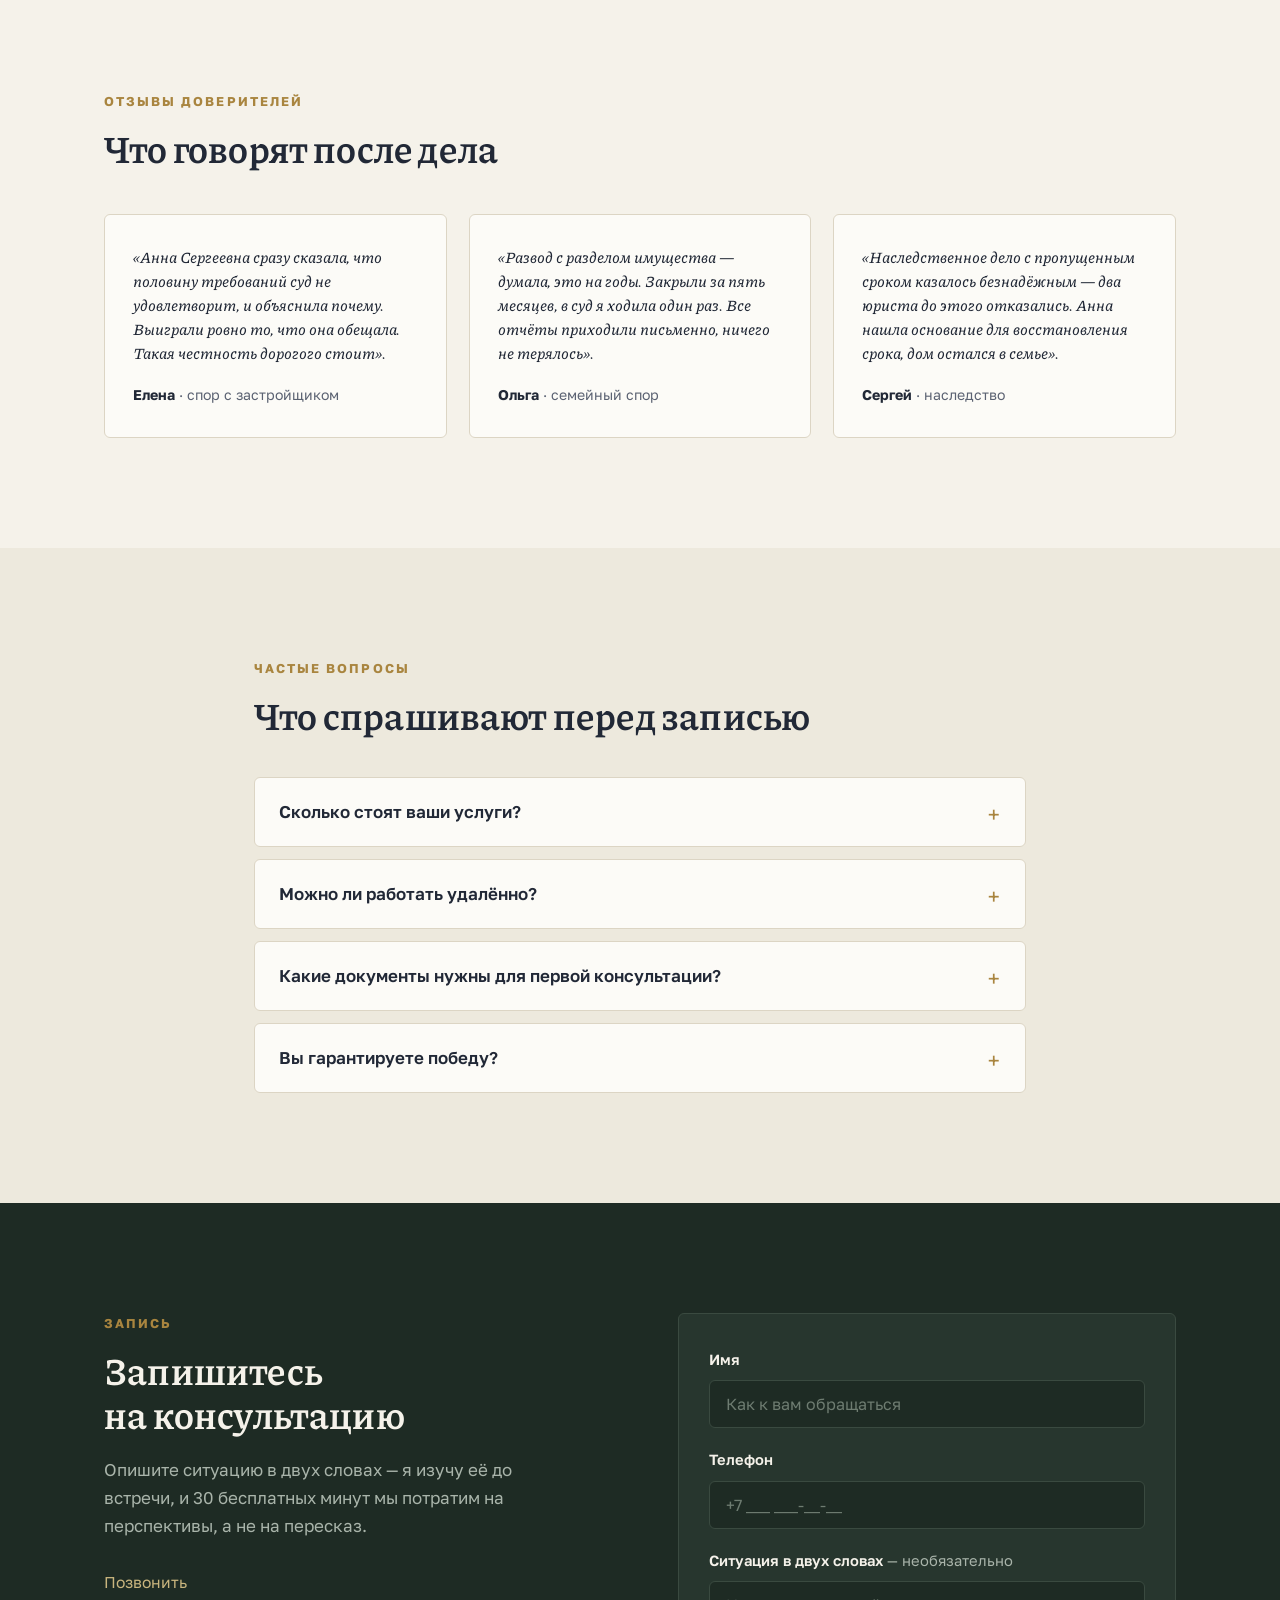
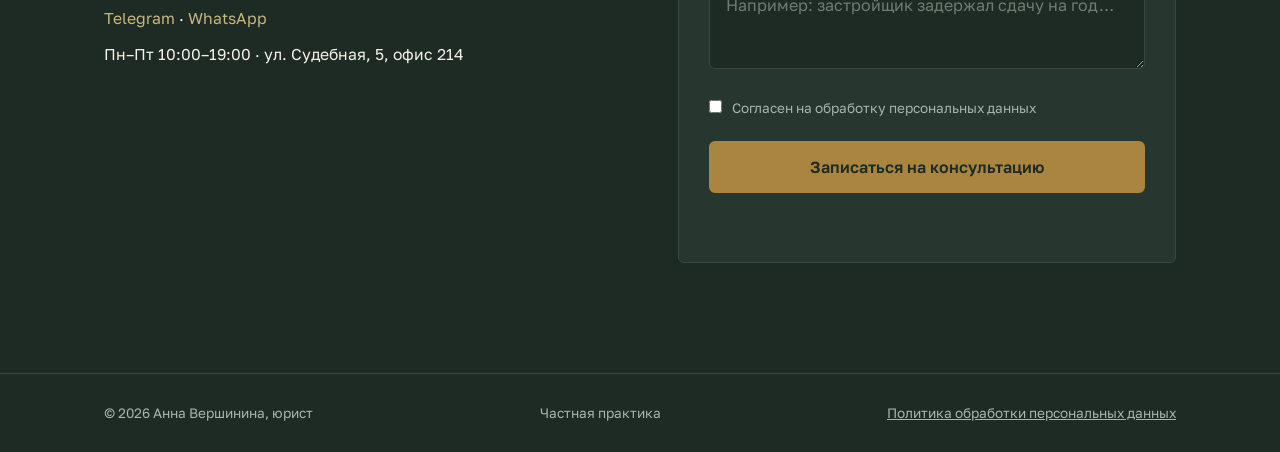
<file: demos/lawyer/index.html>
<!DOCTYPE html>
<html lang="ru">
<head>
  <meta charset="UTF-8">
  <meta name="viewport" content="width=device-width, initial-scale=1.0">
  <title>Анна Вершинина — юрист по гражданским делам</title>
  <meta name="description" content="Юрист по семейным, наследственным и жилищным спорам. 11 лет практики, 300+ дел. Первая консультация — 30 минут бесплатно, очно или онлайн.">
  <link rel="icon" href="data:image/svg+xml,<svg xmlns='http://www.w3.org/2000/svg' viewBox='0 0 100 100'><rect width='100' height='100' rx='18' fill='%232E5941'/><text x='50' y='70' font-size='52' text-anchor='middle' font-family='Georgia' font-weight='bold' fill='%23F5F2EA'>В</text></svg>">
  <link rel="preconnect" href="https://fonts.googleapis.com">
  <link rel="preconnect" href="https://fonts.gstatic.com" crossorigin>
  <link href="https://fonts.googleapis.com/css2?family=Piazzolla:opsz,wght@8..30,500;8..30,600;8..30,700&family=Golos+Text:wght@400;500;600;700&display=swap" rel="stylesheet">
  <link rel="canonical" href="https://odnastranica.ru/demos/lawyer/">
  <meta property="og:title" content="Пример сайта: частный юрист">
  <meta property="og:description" content="Демо-лендинг для юриста: издательская вёрстка, результаты дел, запись на консультацию.">
  <meta property="og:url" content="https://odnastranica.ru/demos/lawyer/">
  <meta property="og:image" content="https://odnastranica.ru/img/og.png">
  <meta property="og:image:width" content="1200">
  <meta property="og:image:height" content="630">
  <meta property="og:type" content="website">
  <meta property="og:locale" content="ru_RU">
  <meta property="og:site_name" content="Лендинги под ключ">
  <meta name="twitter:card" content="summary_large_image">
  <link rel="stylesheet" href="css/style.css">
  <!-- Yandex.Metrika counter -->
  <script type="text/javascript">
    (function(m,e,t,r,i,k,a){
      m[i]=m[i]||function(){(m[i].a=m[i].a||[]).push(arguments)};
      m[i].l=1*new Date();
      for (var j = 0; j < document.scripts.length; j++) {if (document.scripts[j].src === r) { return; }}
      k=e.createElement(t),a=e.getElementsByTagName(t)[0],k.async=1,k.src=r,a.parentNode.insertBefore(k,a)
    })(window, document,'script','https://mc.yandex.ru/metrika/tag.js?id=111244786', 'ym');
    ym(111244786, 'init', {ssr:true, webvisor:true, clickmap:true, ecommerce:"dataLayer", referrer: document.referrer, url: location.href, accurateTrackBounce:true, trackLinks:true, trackHash:true});
  </script>
  <noscript><div><img src="https://mc.yandex.ru/watch/111244786" style="position:absolute; left:-9999px;" alt="" /></div></noscript>
  <!-- /Yandex.Metrika counter -->
</head>
<body>

<header class="header" id="header">
  <div class="container header__inner">
    <a href="#" class="logo">Анна Вершинина<span>юрист по гражданским делам</span></a>
    <nav class="nav" id="nav">
      <a href="#practice">Практики</a>
      <a href="#results">Результаты</a>
      <a href="#steps">Как работаю</a>
      <a href="#faq">Вопросы</a>
    </nav>
    <div class="header__actions">
      <a href="#lead" class="header__phone">Позвонить</a>
      <a href="#lead" class="btn btn--small">Консультация</a>
    </div>
    <button class="burger" id="burger" aria-label="Открыть меню" aria-expanded="false">
      <span></span><span></span><span></span>
    </button>
  </div>
</header>

<main>

  <!-- ХИРО -->
  <section class="hero">
    <div class="container hero__grid">
      <div class="hero__content reveal">
        <p class="eyebrow">Частная практика · очно и онлайн</p>
        <h1>Спокойно разберём вашу ситуацию — и&nbsp;доведём дело до&nbsp;результата</h1>
        <p class="hero__sub">Семейные, наследственные и жилищные споры. Сначала честно оцениваю перспективы — берусь только за дела, в которых вижу, как выиграть.</p>
        <div class="hero__cta">
          <a href="#lead" class="btn">Записаться на консультацию</a>
          <p class="hero__note">Первые 30 минут — бесплатно.<br>Вы поймёте перспективы дела до оплаты.</p>
        </div>
      </div>
      <aside class="hero__facts reveal">
        <div class="fact"><b>11 лет</b><span>судебной практики</span></div>
        <div class="fact"><b>300+</b><span>завершённых дел</span></div>
        <div class="fact"><b>87%</b><span>дел выиграно или закончено миром на наших условиях</span></div>
      </aside>
    </div>
  </section>

  <!-- ПРАКТИКИ -->
  <section class="section section--tint" id="practice">
    <div class="container">
      <p class="eyebrow reveal">С чем ко мне приходят</p>
      <h2 class="reveal">Практики</h2>
      <div class="practice">
        <article class="practice__item reveal">
          <h3>Семейные споры</h3>
          <p>Развод, раздел имущества, алименты, определение места жительства детей — без лишних конфликтов, где это возможно.</p>
        </article>
        <article class="practice__item reveal">
          <h3>Наследство</h3>
          <p>Вступление, восстановление сроков, оспаривание завещаний, споры между наследниками.</p>
        </article>
        <article class="practice__item reveal">
          <h3>Недвижимость и ДДУ</h3>
          <p>Неустойки с застройщиков, приёмка с недостатками, признание права собственности, выселение и вселение.</p>
        </article>
        <article class="practice__item reveal">
          <h3>Споры со страховыми</h3>
          <p>Занижение выплат по ОСАГО и каско, отказы в выплате, взыскание через финуполномоченного и суд.</p>
        </article>
        <article class="practice__item reveal">
          <h3>Права потребителей</h3>
          <p>Возврат денег за некачественные товары и услуги, споры с автосалонами, банками, туроператорами.</p>
        </article>
        <article class="practice__item reveal">
          <h3>Банкротство физлиц</h3>
          <p>Списание долгов через суд: честная оценка, подходит ли вам процедура, и сопровождение до определения суда.</p>
        </article>
      </div>
    </div>
  </section>

  <!-- РЕЗУЛЬТАТЫ -->
  <section class="section" id="results">
    <div class="container">
      <p class="eyebrow reveal">Из практики</p>
      <h2 class="reveal">Результаты, которые можно посчитать</h2>
      <div class="results">
        <article class="result reveal">
          <p class="result__num">2,4 млн ₽</p>
          <h3>Неустойка с застройщика</h3>
          <p>Дом сдали на 14 месяцев позже. Взыскали неустойку, штраф и моральный вред — несмотря на «форс-мажор» в отзыве застройщика.</p>
        </article>
        <article class="result reveal">
          <p class="result__num">870 000 ₽</p>
          <h3>Отменённый долг</h3>
          <p>Банк взыскивал долг по кредиту с поручителя. Доказали пропуск срока исковой давности — в иске отказано полностью.</p>
        </article>
        <article class="result reveal">
          <p class="result__num">½ квартиры</p>
          <h3>Раздел имущества</h3>
          <p>Супруг настаивал, что квартира куплена на подаренные его родителями деньги. Восстановили картину платежей — доли разделены поровну.</p>
        </article>
      </div>
      <p class="results__note reveal">Описания изменены так, чтобы не раскрывать данные доверителей. Номера дел готова показать на консультации.</p>
    </div>
  </section>

  <!-- КАК РАБОТАЮ -->
  <section class="section section--tint" id="steps">
    <div class="container">
      <p class="eyebrow reveal">Как строится работа</p>
      <h2 class="reveal">Четыре шага до&nbsp;результата</h2>
      <ol class="steps">
        <li class="step reveal">
          <h3>Консультация</h3>
          <p>Разбираем документы и ситуацию. Говорю прямо: какие перспективы, сколько займёт, сколько будет стоить. Если дело не имеет шансов — так и скажу.</p>
        </li>
        <li class="step reveal">
          <h3>Договор и стратегия</h3>
          <p>Фиксируем объём работы и цену в договоре. Готовлю позицию, собираем доказательства, при необходимости — досудебная претензия.</p>
        </li>
        <li class="step reveal">
          <h3>Ведение дела</h3>
          <p>Иск, заседания, ходатайства веду сама, ваше присутствие в суде чаще всего не нужно. После каждого заседания присылаю отчёт: что произошло и что дальше.</p>
        </li>
        <li class="step reveal">
          <h3>Решение и исполнение</h3>
          <p>Победа в суде — не конец: сопровождаю исполнительное производство, чтобы решение превратилось в деньги на вашем счету.</p>
        </li>
      </ol>
    </div>
  </section>

  <!-- ОТЗЫВЫ -->
  <section class="section" id="reviews">
    <div class="container">
      <p class="eyebrow reveal">Отзывы доверителей</p>
      <h2 class="reveal">Что говорят после дела</h2>
      <div class="reviews">
        <blockquote class="review reveal">
          <p>«Анна Сергеевна сразу сказала, что половину требований суд не удовлетворит, и объяснила почему. Выиграли ровно то, что она обещала. Такая честность дорогого стоит».</p>
          <footer><b>Елена</b> · спор с застройщиком</footer>
        </blockquote>
        <blockquote class="review reveal">
          <p>«Развод с разделом имущества — думала, это на годы. Закрыли за пять месяцев, в суд я ходила один раз. Все отчёты приходили письменно, ничего не терялось».</p>
          <footer><b>Ольга</b> · семейный спор</footer>
        </blockquote>
        <blockquote class="review reveal">
          <p>«Наследственное дело с пропущенным сроком казалось безнадёжным — два юриста до этого отказались. Анна нашла основание для восстановления срока, дом остался в семье».</p>
          <footer><b>Сергей</b> · наследство</footer>
        </blockquote>
      </div>
    </div>
  </section>

  <!-- FAQ -->
  <section class="section section--tint" id="faq">
    <div class="container container--narrow">
      <p class="eyebrow reveal">Частые вопросы</p>
      <h2 class="reveal">Что спрашивают перед записью</h2>
      <div class="faq reveal">
        <details>
          <summary>Сколько стоят ваши услуги?</summary>
          <p>Консультация после бесплатных 30 минут стоит 3 000 ₽ и зачитывается в стоимость ведения дела. Ведение дела — от 40 000 ₽, цена фиксируется в договоре и не растёт по ходу. По ряду категорий работаю с оплатой части гонорара от результата.</p>
        </details>
        <details>
          <summary>Можно ли работать удалённо?</summary>
          <p>Да. Консультации проходят по видеосвязи, документы передаём через защищённый обмен, доверенность оформляется у нотариуса в вашем городе. В суд выезжаю сама или привлекаю проверенных коллег в регионах.</p>
        </details>
        <details>
          <summary>Какие документы нужны для первой консультации?</summary>
          <p>Всё, что есть по ситуации: договоры, переписка, решения, претензии. Если документов нет — приходите так, разберёмся, что можно восстановить и запросить.</p>
        </details>
        <details>
          <summary>Вы гарантируете победу?</summary>
          <p>Гарантировать решение суда не может ни один честный юрист — это прямо запрещено адвокатской этикой. Я гарантирую другое: честную оценку перспектив до оплаты и полную выкладку по делу, если за него взялась.</p>
        </details>
      </div>
    </div>
  </section>

  <!-- ФОРМА -->
  <section class="section section--dark" id="lead">
    <div class="container lead">
      <div class="lead__text reveal">
        <p class="eyebrow">Запись</p>
        <h2>Запишитесь на&nbsp;консультацию</h2>
        <p>Опишите ситуацию в двух словах — я изучу её до встречи, и 30 бесплатных минут мы потратим на перспективы, а не на пересказ.</p>
        <ul class="lead__contacts">
          <li><a href="#lead">Позвонить</a></li>
          <li><a href="#">Telegram</a> · <a href="#">WhatsApp</a></li>
          <li>Пн–Пт 10:00–19:00 · ул. Судебная, 5, офис 214</li>
        </ul>
      </div>
      <form class="form reveal" id="lead-form" novalidate>
        <div class="form__field">
          <label for="f-name">Имя</label>
          <input type="text" id="f-name" name="name" placeholder="Как к вам обращаться" autocomplete="name" required>
        </div>
        <div class="form__field">
          <label for="f-phone">Телефон</label>
          <input type="tel" id="f-phone" name="phone" placeholder="+7 ___ ___-__-__" autocomplete="tel" required>
        </div>
        <div class="form__field">
          <label for="f-msg">Ситуация в двух словах <span>— необязательно</span></label>
          <textarea id="f-msg" name="message" rows="3" placeholder="Например: застройщик задержал сдачу на год…"></textarea>
        </div>
        <label class="form__consent">
          <input type="checkbox" name="consent" required>
          <span>Согласен на обработку персональных данных</span>
        </label>
        <button type="submit" class="btn btn--block">Записаться на консультацию</button>
        <p class="form__status" id="form-status" role="status"></p>
      </form>
    </div>
  </section>

</main>

<footer class="footer">
  <div class="container footer__inner">
    <p>© 2026 Анна Вершинина, юрист</p>
    <p>Частная практика</p>
    <p><a href="#">Политика обработки персональных данных</a></p>
  </div>
</footer>

<script src="js/main.js"></script>
</body>
</html>
</file>
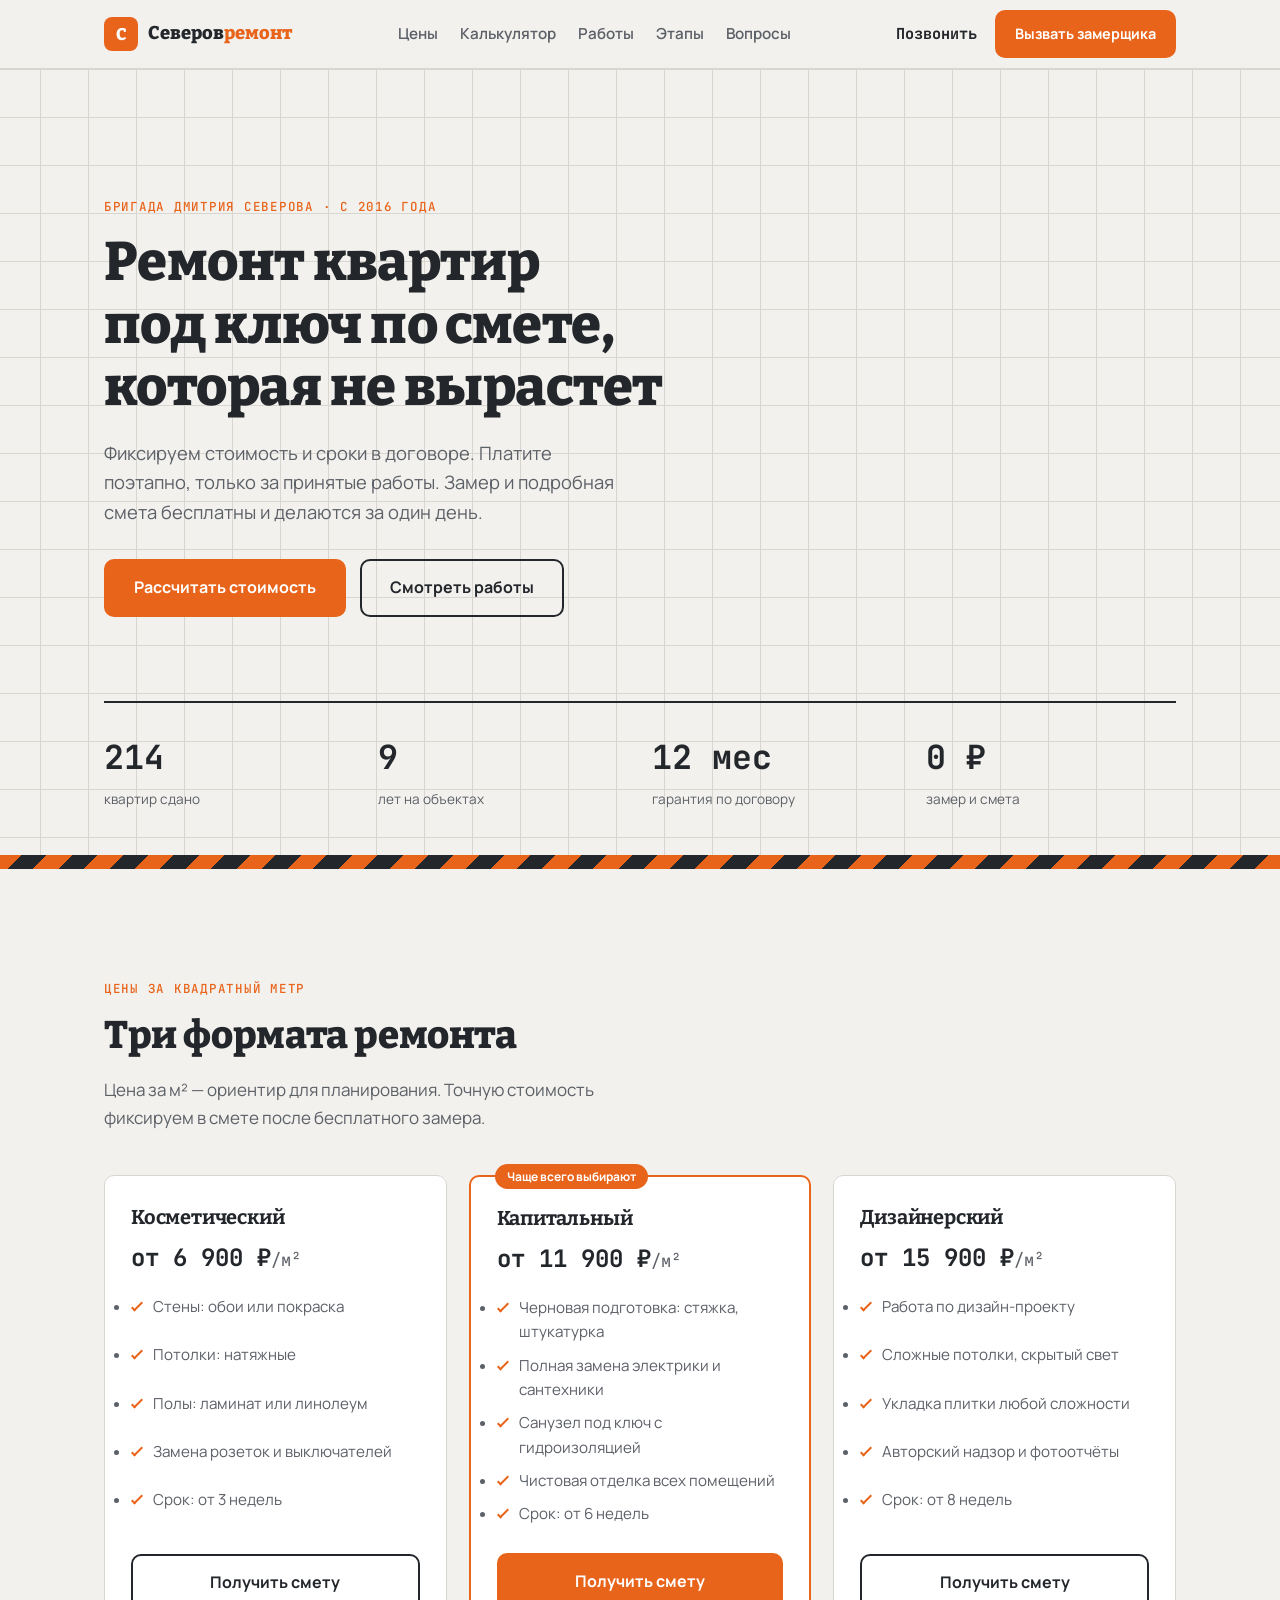
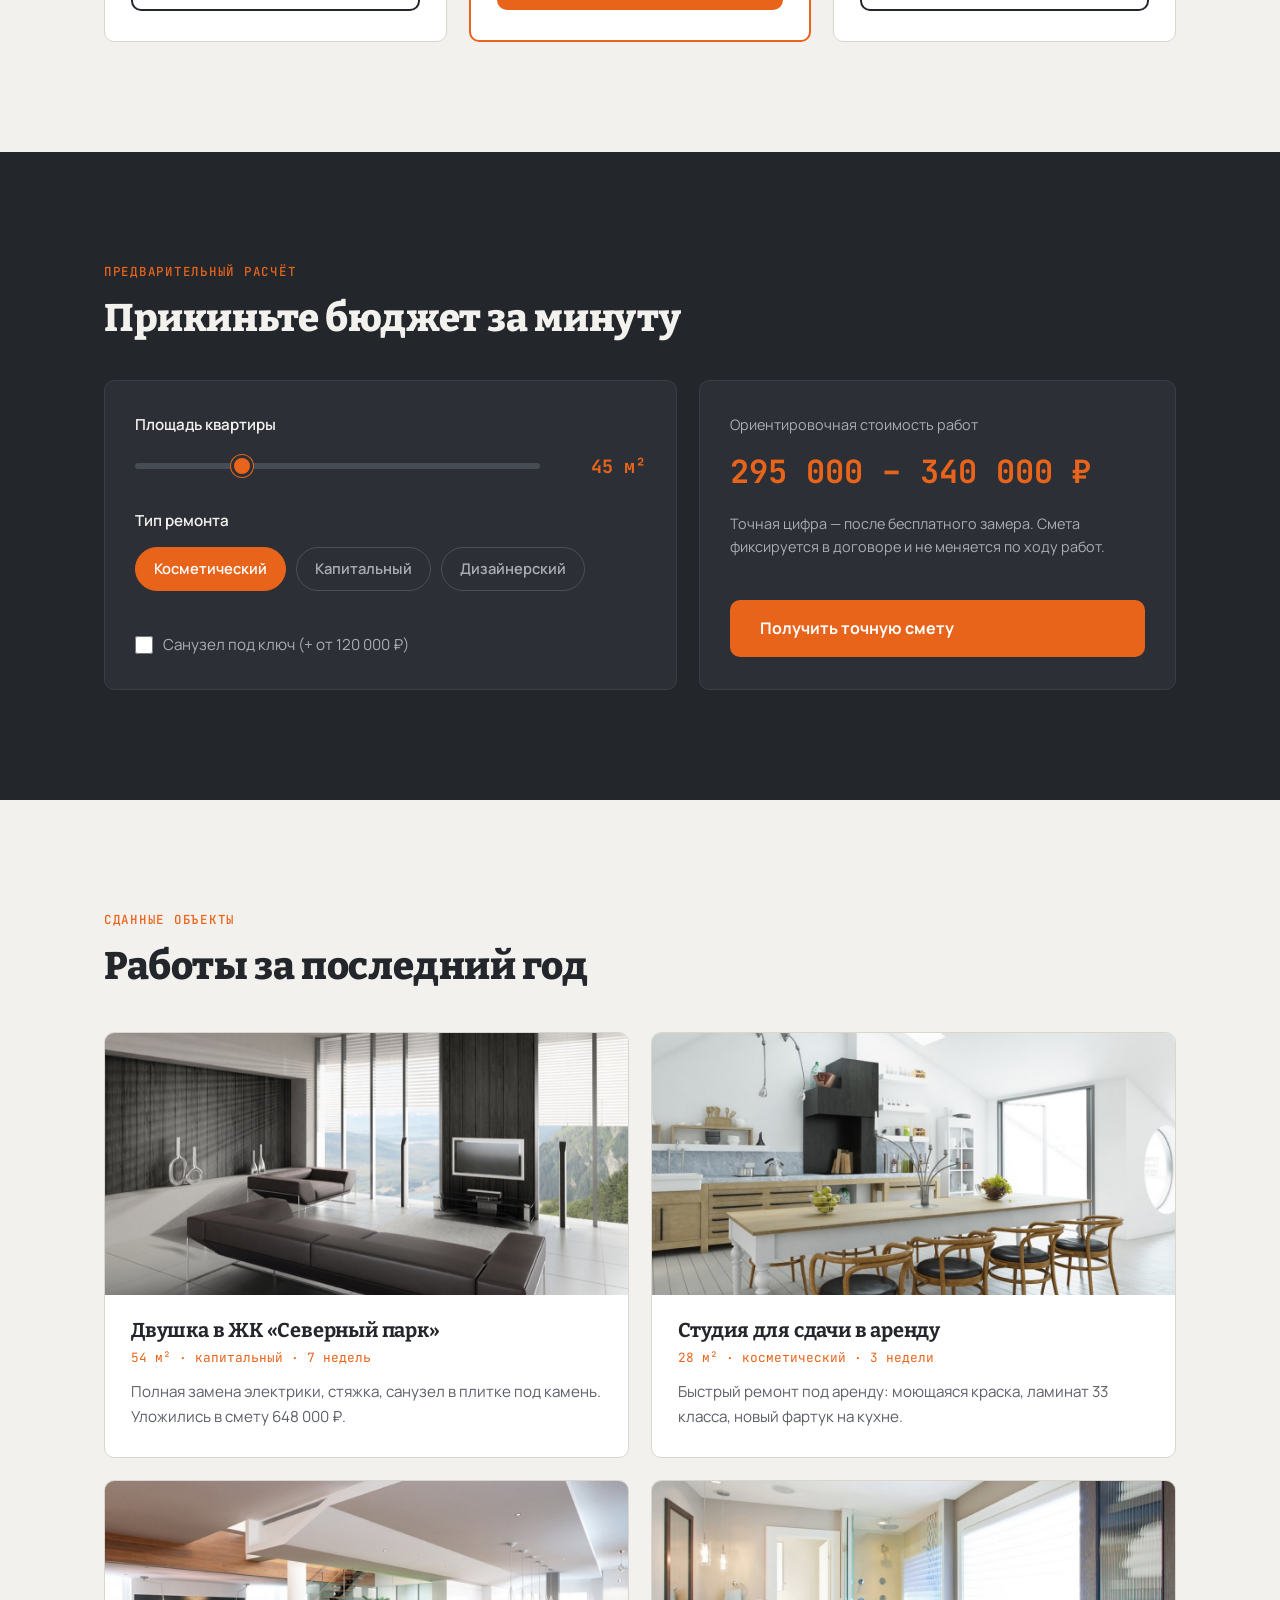
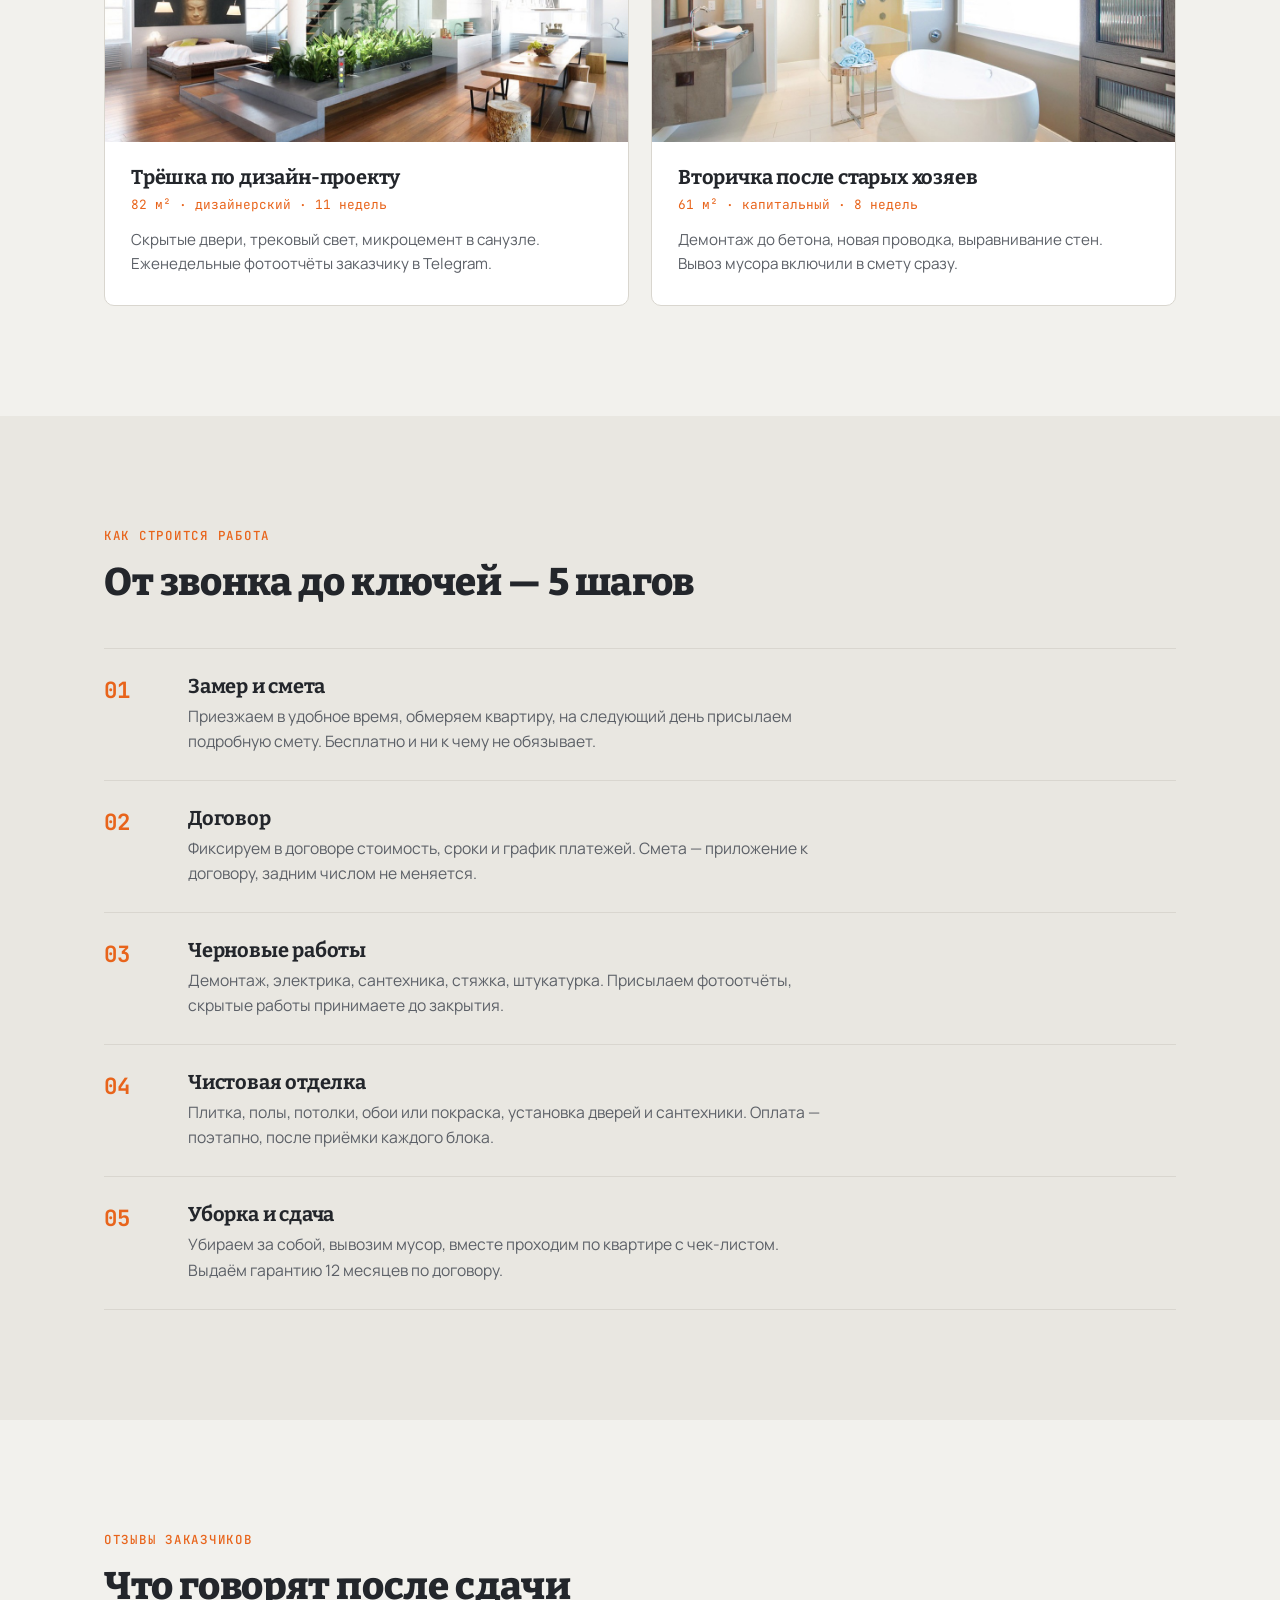
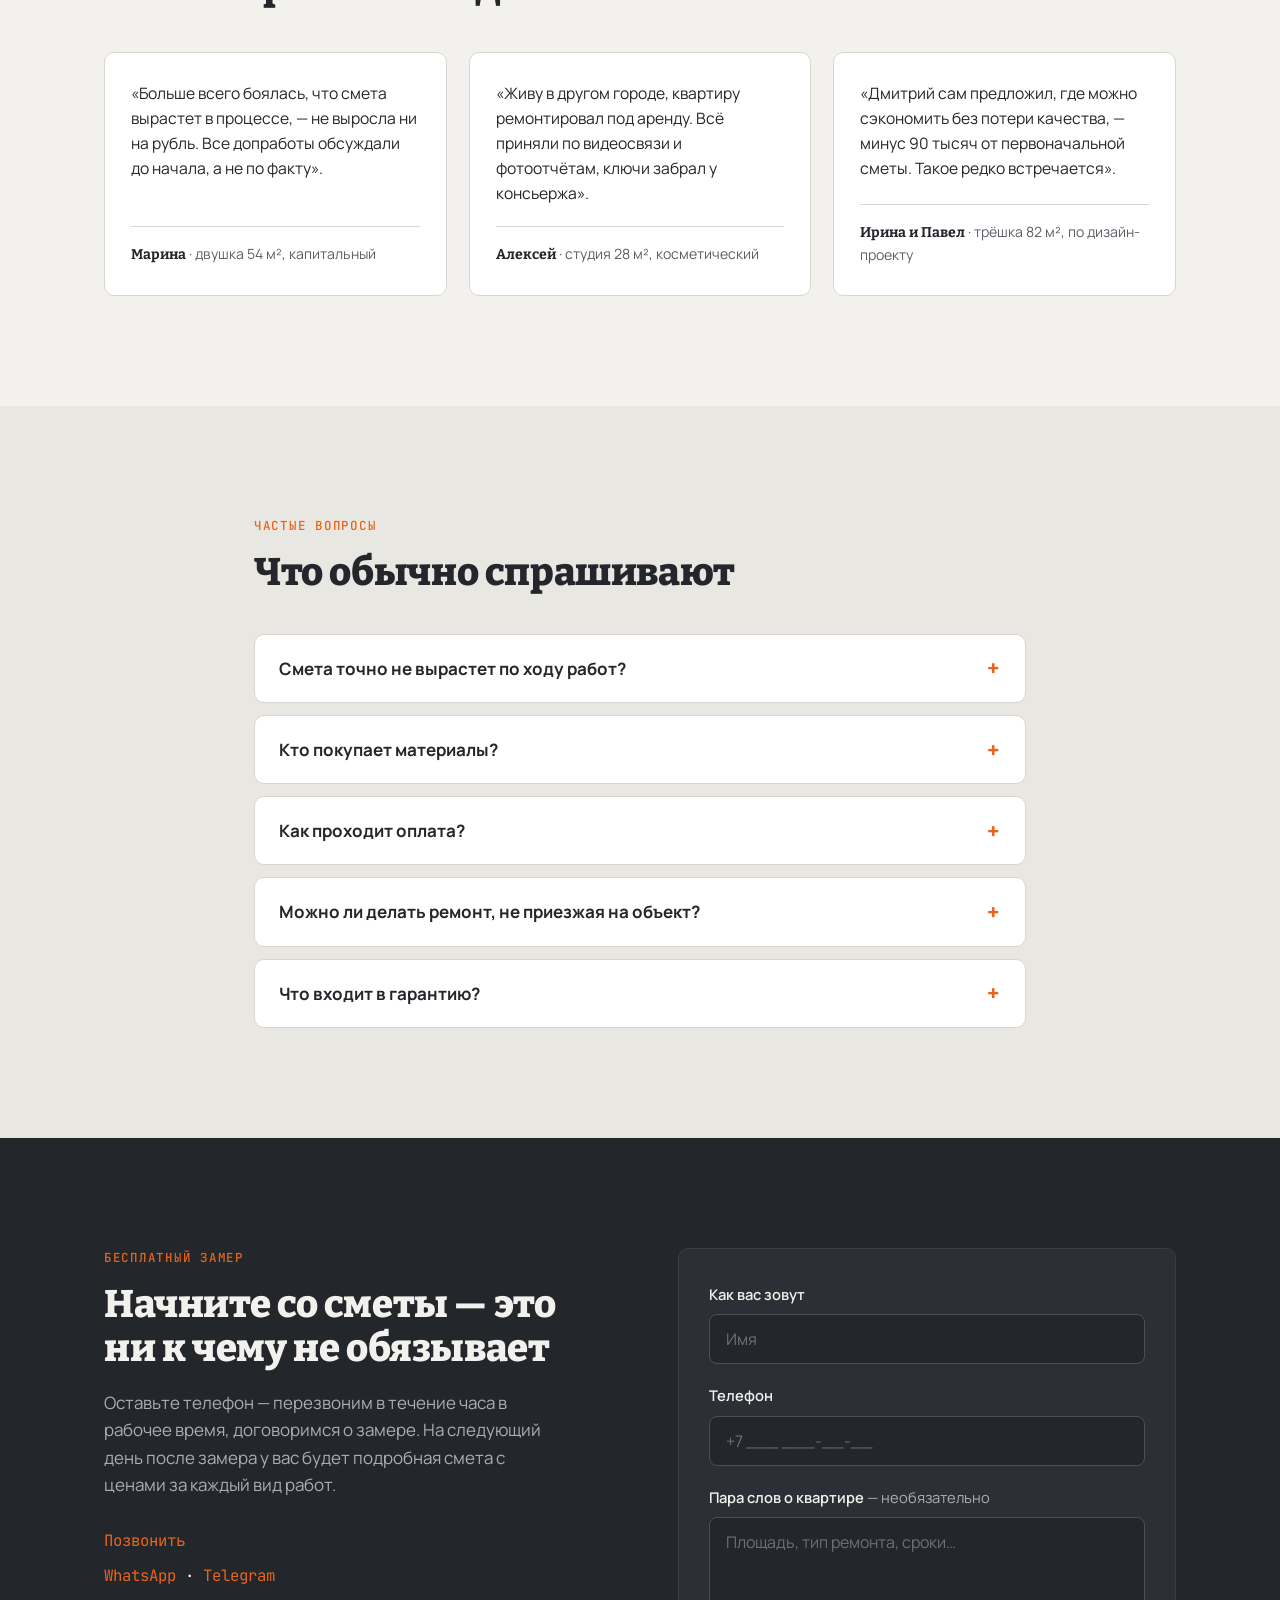
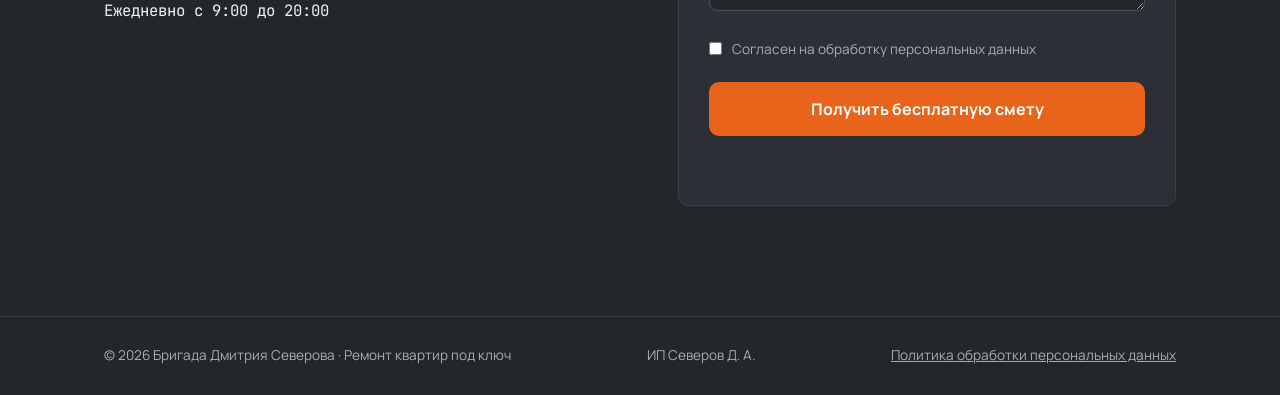
<file: demos/remont/index.html>
<!DOCTYPE html>
<html lang="ru">
<head>
  <meta charset="UTF-8">
  <meta name="viewport" content="width=device-width, initial-scale=1.0">
  <title>Ремонт квартир под ключ — бригада Дмитрия Северова</title>
  <meta name="description" content="Ремонт квартир под ключ по фиксированной смете. Договор, поэтапная оплата, гарантия 12 месяцев. Бесплатный замер и смета за 1 день.">
  <link rel="icon" href="data:image/svg+xml,<svg xmlns='http://www.w3.org/2000/svg' viewBox='0 0 100 100'><rect width='100' height='100' rx='18' fill='%23E8641B'/><text x='50' y='68' font-size='52' text-anchor='middle' font-family='Arial' font-weight='bold' fill='white'>С</text></svg>">
  <link rel="preconnect" href="https://fonts.googleapis.com">
  <link rel="preconnect" href="https://fonts.gstatic.com" crossorigin>
  <link href="https://fonts.googleapis.com/css2?family=Bitter:wght@500;700;800&family=Manrope:wght@400;500;600;700&family=JetBrains+Mono:wght@500;700&display=swap" rel="stylesheet">
  <link rel="canonical" href="https://odnastranica.ru/demos/remont/">
  <meta property="og:title" content="Пример сайта: ремонт квартир под ключ">
  <meta property="og:description" content="Демо-лендинг для строительной бригады: калькулятор сметы, кейсы объектов, форма заявок.">
  <meta property="og:url" content="https://odnastranica.ru/demos/remont/">
  <meta property="og:image" content="https://odnastranica.ru/img/og.png">
  <meta property="og:image:width" content="1200">
  <meta property="og:image:height" content="630">
  <meta property="og:type" content="website">
  <meta property="og:locale" content="ru_RU">
  <meta property="og:site_name" content="Лендинги под ключ">
  <meta name="twitter:card" content="summary_large_image">
  <link rel="stylesheet" href="css/style.css">
  <!-- Yandex.Metrika counter -->
  <script type="text/javascript">
    (function(m,e,t,r,i,k,a){
      m[i]=m[i]||function(){(m[i].a=m[i].a||[]).push(arguments)};
      m[i].l=1*new Date();
      for (var j = 0; j < document.scripts.length; j++) {if (document.scripts[j].src === r) { return; }}
      k=e.createElement(t),a=e.getElementsByTagName(t)[0],k.async=1,k.src=r,a.parentNode.insertBefore(k,a)
    })(window, document,'script','https://mc.yandex.ru/metrika/tag.js?id=111244786', 'ym');
    ym(111244786, 'init', {ssr:true, webvisor:true, clickmap:true, ecommerce:"dataLayer", referrer: document.referrer, url: location.href, accurateTrackBounce:true, trackLinks:true, trackHash:true});
  </script>
  <noscript><div><img src="https://mc.yandex.ru/watch/111244786" style="position:absolute; left:-9999px;" alt="" /></div></noscript>
  <!-- /Yandex.Metrika counter -->
</head>
<body>

<header class="header" id="header">
  <div class="container header__inner">
    <a href="#" class="logo">
      <span class="logo__mark">С</span>
      <span class="logo__text">Северов<em>ремонт</em></span>
    </a>
    <nav class="nav" id="nav">
      <a href="#packages">Цены</a>
      <a href="#calc">Калькулятор</a>
      <a href="#cases">Работы</a>
      <a href="#steps">Этапы</a>
      <a href="#faq">Вопросы</a>
    </nav>
    <div class="header__actions">
      <a href="#lead" class="header__phone">Позвонить</a>
      <a href="#lead" class="btn btn--small">Вызвать замерщика</a>
    </div>
    <button class="burger" id="burger" aria-label="Открыть меню" aria-expanded="false">
      <span></span><span></span><span></span>
    </button>
  </div>
</header>

<main>

  <!-- ХИРО -->
  <section class="hero">
    <div class="container hero__inner">
      <div class="hero__content reveal">
        <p class="eyebrow">Бригада Дмитрия Северова · с 2016 года</p>
        <h1>Ремонт квартир под&nbsp;ключ по&nbsp;смете, которая не&nbsp;вырастет</h1>
        <p class="hero__sub">Фиксируем стоимость и сроки в договоре. Платите поэтапно, только за принятые работы. Замер и подробная смета бесплатны и делаются за один день.</p>
        <div class="hero__cta">
          <a href="#calc" class="btn">Рассчитать стоимость</a>
          <a href="#cases" class="btn btn--ghost">Смотреть работы</a>
        </div>
      </div>
      <div class="hero__stats reveal">
        <div class="stat">
          <span class="stat__num" data-count="214">214</span>
          <span class="stat__label">квартир сдано</span>
        </div>
        <div class="stat">
          <span class="stat__num" data-count="9">9</span>
          <span class="stat__label">лет на объектах</span>
        </div>
        <div class="stat">
          <span class="stat__num">12&nbsp;мес</span>
          <span class="stat__label">гарантия по договору</span>
        </div>
        <div class="stat">
          <span class="stat__num">0&nbsp;₽</span>
          <span class="stat__label">замер и смета</span>
        </div>
      </div>
    </div>
    <div class="tape" aria-hidden="true"></div>
  </section>

  <!-- ПАКЕТЫ -->
  <section class="section" id="packages">
    <div class="container">
      <p class="eyebrow reveal">Цены за квадратный метр</p>
      <h2 class="reveal">Три формата ремонта</h2>
      <p class="section__sub reveal">Цена за м² — ориентир для планирования. Точную стоимость фиксируем в смете после бесплатного замера.</p>
      <div class="cards">
        <article class="card reveal">
          <h3>Косметический</h3>
          <p class="card__price"><b>от 6 900 ₽</b>/м²</p>
          <ul>
            <li>Стены: обои или покраска</li>
            <li>Потолки: натяжные</li>
            <li>Полы: ламинат или линолеум</li>
            <li>Замена розеток и выключателей</li>
            <li>Срок: от 3 недель</li>
          </ul>
          <a href="#lead" class="btn btn--ghost btn--block">Получить смету</a>
        </article>
        <article class="card card--featured reveal">
          <p class="card__badge">Чаще всего выбирают</p>
          <h3>Капитальный</h3>
          <p class="card__price"><b>от 11 900 ₽</b>/м²</p>
          <ul>
            <li>Черновая подготовка: стяжка, штукатурка</li>
            <li>Полная замена электрики и сантехники</li>
            <li>Санузел под ключ с гидроизоляцией</li>
            <li>Чистовая отделка всех помещений</li>
            <li>Срок: от 6 недель</li>
          </ul>
          <a href="#lead" class="btn btn--block">Получить смету</a>
        </article>
        <article class="card reveal">
          <h3>Дизайнерский</h3>
          <p class="card__price"><b>от 15 900 ₽</b>/м²</p>
          <ul>
            <li>Работа по дизайн-проекту</li>
            <li>Сложные потолки, скрытый свет</li>
            <li>Укладка плитки любой сложности</li>
            <li>Авторский надзор и фотоотчёты</li>
            <li>Срок: от 8 недель</li>
          </ul>
          <a href="#lead" class="btn btn--ghost btn--block">Получить смету</a>
        </article>
      </div>
    </div>
  </section>

  <!-- КАЛЬКУЛЯТОР -->
  <section class="section section--dark" id="calc">
    <div class="container">
      <p class="eyebrow eyebrow--light reveal">Предварительный расчёт</p>
      <h2 class="reveal">Прикиньте бюджет за&nbsp;минуту</h2>
      <div class="calc reveal">
        <div class="calc__controls">
          <div class="calc__field">
            <label for="calc-area">Площадь квартиры</label>
            <div class="calc__range-row">
              <input type="range" id="calc-area" min="20" max="120" value="45" step="1">
              <output for="calc-area" id="calc-area-out">45 м²</output>
            </div>
          </div>
          <fieldset class="calc__field">
            <legend>Тип ремонта</legend>
            <div class="calc__radios" role="radiogroup">
              <label class="chip"><input type="radio" name="calc-type" value="6900" checked><span>Косметический</span></label>
              <label class="chip"><input type="radio" name="calc-type" value="11900"><span>Капитальный</span></label>
              <label class="chip"><input type="radio" name="calc-type" value="15900"><span>Дизайнерский</span></label>
            </div>
          </fieldset>
          <label class="calc__check">
            <input type="checkbox" id="calc-bath">
            <span>Санузел под ключ (+ от 120 000 ₽)</span>
          </label>
        </div>
        <div class="calc__result">
          <p class="calc__result-label">Ориентировочная стоимость работ</p>
          <p class="calc__result-num" id="calc-total">310 000 – 345 000 ₽</p>
          <p class="calc__result-note">Точная цифра — после бесплатного замера. Смета фиксируется в договоре и не меняется по ходу работ.</p>
          <a href="#lead" class="btn" id="calc-cta">Получить точную смету</a>
        </div>
      </div>
    </div>
  </section>

  <!-- КЕЙСЫ -->
  <section class="section" id="cases">
    <div class="container">
      <p class="eyebrow reveal">Сданные объекты</p>
      <h2 class="reveal">Работы за последний год</h2>
      <div class="cases">
        <article class="case reveal">
          <div class="case__photo case__photo--1" role="img" aria-label="Фотография сданного объекта"></div>
          <div class="case__body">
            <h3>Двушка в ЖК «Северный парк»</h3>
            <p class="case__meta">54 м² · капитальный · 7 недель</p>
            <p>Полная замена электрики, стяжка, санузел в плитке под камень. Уложились в смету 648 000 ₽.</p>
          </div>
        </article>
        <article class="case reveal">
          <div class="case__photo case__photo--2" role="img" aria-label="Фотография сданного объекта"></div>
          <div class="case__body">
            <h3>Студия для сдачи в аренду</h3>
            <p class="case__meta">28 м² · косметический · 3 недели</p>
            <p>Быстрый ремонт под аренду: моющаяся краска, ламинат 33 класса, новый фартук на кухне.</p>
          </div>
        </article>
        <article class="case reveal">
          <div class="case__photo case__photo--3" role="img" aria-label="Фотография сданного объекта"></div>
          <div class="case__body">
            <h3>Трёшка по дизайн-проекту</h3>
            <p class="case__meta">82 м² · дизайнерский · 11 недель</p>
            <p>Скрытые двери, трековый свет, микроцемент в санузле. Еженедельные фотоотчёты заказчику в Telegram.</p>
          </div>
        </article>
        <article class="case reveal">
          <div class="case__photo case__photo--4" role="img" aria-label="Фотография сданного объекта"></div>
          <div class="case__body">
            <h3>Вторичка после старых хозяев</h3>
            <p class="case__meta">61 м² · капитальный · 8 недель</p>
            <p>Демонтаж до бетона, новая проводка, выравнивание стен. Вывоз мусора включили в смету сразу.</p>
          </div>
        </article>
      </div>
    </div>
  </section>

  <!-- ЭТАПЫ -->
  <section class="section section--tint" id="steps">
    <div class="container">
      <p class="eyebrow reveal">Как строится работа</p>
      <h2 class="reveal">От звонка до ключей — 5&nbsp;шагов</h2>
      <ol class="steps">
        <li class="step reveal">
          <h3>Замер и смета</h3>
          <p>Приезжаем в удобное время, обмеряем квартиру, на следующий день присылаем подробную смету. Бесплатно и ни к чему не обязывает.</p>
        </li>
        <li class="step reveal">
          <h3>Договор</h3>
          <p>Фиксируем в договоре стоимость, сроки и график платежей. Смета — приложение к договору, задним числом не меняется.</p>
        </li>
        <li class="step reveal">
          <h3>Черновые работы</h3>
          <p>Демонтаж, электрика, сантехника, стяжка, штукатурка. Присылаем фотоотчёты, скрытые работы принимаете до закрытия.</p>
        </li>
        <li class="step reveal">
          <h3>Чистовая отделка</h3>
          <p>Плитка, полы, потолки, обои или покраска, установка дверей и сантехники. Оплата — поэтапно, после приёмки каждого блока.</p>
        </li>
        <li class="step reveal">
          <h3>Уборка и сдача</h3>
          <p>Убираем за собой, вывозим мусор, вместе проходим по квартире с чек-листом. Выдаём гарантию 12 месяцев по договору.</p>
        </li>
      </ol>
    </div>
  </section>

  <!-- ОТЗЫВЫ -->
  <section class="section" id="reviews">
    <div class="container">
      <p class="eyebrow reveal">Отзывы заказчиков</p>
      <h2 class="reveal">Что говорят после сдачи</h2>
      <div class="reviews">
        <blockquote class="review reveal">
          <p>«Больше всего боялась, что смета вырастет в процессе, — не выросла ни на рубль. Все допработы обсуждали до начала, а не по факту».</p>
          <footer><b>Марина</b> · двушка 54 м², капитальный</footer>
        </blockquote>
        <blockquote class="review reveal">
          <p>«Живу в другом городе, квартиру ремонтировал под аренду. Всё приняли по видеосвязи и фотоотчётам, ключи забрал у консьержа».</p>
          <footer><b>Алексей</b> · студия 28 м², косметический</footer>
        </blockquote>
        <blockquote class="review reveal">
          <p>«Дмитрий сам предложил, где можно сэкономить без потери качества, — минус 90 тысяч от первоначальной сметы. Такое редко встречается».</p>
          <footer><b>Ирина и Павел</b> · трёшка 82 м², по дизайн-проекту</footer>
        </blockquote>
      </div>
    </div>
  </section>

  <!-- FAQ -->
  <section class="section section--tint" id="faq">
    <div class="container container--narrow">
      <p class="eyebrow reveal">Частые вопросы</p>
      <h2 class="reveal">Что обычно спрашивают</h2>
      <div class="faq reveal">
        <details>
          <summary>Смета точно не вырастет по ходу работ?</summary>
          <p>Стоимость работ из сметы зафиксирована договором и не меняется. Вырасти может только объём по вашей инициативе — например, если решите добавить тёплый пол. Любые допработы сначала согласовываем письменно, потом делаем.</p>
        </details>
        <details>
          <summary>Кто покупает материалы?</summary>
          <p>Черновые материалы обычно закупаем мы — по чекам, без наценки, вы видите каждую позицию. Чистовые (плитку, обои, ламинат) выбираете вы, мы подскажем расход и поможем не переплатить.</p>
        </details>
        <details>
          <summary>Как проходит оплата?</summary>
          <p>Никакой большой предоплаты. Работы разбиты на этапы: приняли этап — оплатили этап. График платежей прописан в договоре.</p>
        </details>
        <details>
          <summary>Можно ли делать ремонт, не приезжая на объект?</summary>
          <p>Да, четверть наших заказчиков — из других городов. Присылаем фотоотчёты 2–3 раза в неделю, скрытые работы показываем по видеосвязи, ключи принимаем по акту.</p>
        </details>
        <details>
          <summary>Что входит в гарантию?</summary>
          <p>12 месяцев на все выполненные работы по договору. Если что-то пошло не так (трещина по шву, отклеился уголок), приезжаем и устраняем бесплатно.</p>
        </details>
      </div>
    </div>
  </section>

  <!-- ФОРМА -->
  <section class="section section--dark" id="lead">
    <div class="container lead">
      <div class="lead__text reveal">
        <p class="eyebrow eyebrow--light">Бесплатный замер</p>
        <h2>Начните со&nbsp;сметы — это ни&nbsp;к&nbsp;чему не&nbsp;обязывает</h2>
        <p>Оставьте телефон — перезвоним в течение часа в рабочее время, договоримся о замере. На следующий день после замера у вас будет подробная смета с ценами за каждый вид работ.</p>
        <ul class="lead__contacts">
          <li><a href="#lead">Позвонить</a></li>
          <li><a href="#">WhatsApp</a> · <a href="#">Telegram</a></li>
          <li>Ежедневно с 9:00 до 20:00</li>
        </ul>
      </div>
      <form class="form reveal" id="lead-form" novalidate>
        <div class="form__field">
          <label for="f-name">Как вас зовут</label>
          <input type="text" id="f-name" name="name" placeholder="Имя" autocomplete="name" required>
        </div>
        <div class="form__field">
          <label for="f-phone">Телефон</label>
          <input type="tel" id="f-phone" name="phone" placeholder="+7 ___ ___-__-__" autocomplete="tel" required>
        </div>
        <div class="form__field">
          <label for="f-msg">Пара слов о квартире <span>— необязательно</span></label>
          <textarea id="f-msg" name="message" rows="3" placeholder="Площадь, тип ремонта, сроки…"></textarea>
        </div>
        <label class="form__consent">
          <input type="checkbox" name="consent" required>
          <span>Согласен на обработку персональных данных</span>
        </label>
        <button type="submit" class="btn btn--block">Получить бесплатную смету</button>
        <p class="form__status" id="form-status" role="status"></p>
      </form>
    </div>
  </section>

</main>

<footer class="footer">
  <div class="container footer__inner">
    <p>© 2026 Бригада Дмитрия Северова · Ремонт квартир под ключ</p>
    <p>ИП Северов Д. А.</p>
    <p><a href="#">Политика обработки персональных данных</a></p>
  </div>
</footer>

<script src="js/main.js"></script>
</body>
</html>
</file>
<file: css/style.css>
/* ============================================================
   ПОРТФОЛИО — нейтральная уверенная тема: белый + электрик
   ============================================================ */
:root {
  --bg:        #FAFBFC;
  --surface:   #FFFFFF;
  --tint:      #EFF2F6;
  --ink:       #171B22;
  --ink-soft:  #59616E;
  --accent:    #2B5CE6;
  --accent-dn: #1E48C4;
  --dark:      #12151B;
  --on-dark:   #F2F4F8;
  --on-dark-soft: #9AA3B2;
  --line:      #DFE4EB;

  --font-body: "Onest", -apple-system, sans-serif;
  --font-mono: "JetBrains Mono", ui-monospace, monospace;

  --radius: 14px;
  --container: 1120px;
}

*, *::before, *::after { box-sizing: border-box; margin: 0; padding: 0; }

html { scroll-behavior: smooth; scroll-padding-top: 84px; }

body {
  font-family: var(--font-body);
  font-size: 17px;
  line-height: 1.6;
  color: var(--ink);
  background: var(--bg);
  -webkit-font-smoothing: antialiased;
}

img { max-width: 100%; display: block; }
ul[class], ol[class] { list-style: none; }
a { color: inherit; }

h1, h2, h3 {
  line-height: 1.12;
  font-weight: 800;
  letter-spacing: -0.015em;
  text-wrap: balance;
}
h1 { font-size: clamp(2rem, 4.4vw, 3.4rem); }
h2 { font-size: clamp(1.5rem, 3vw, 2.2rem); margin-bottom: 0.5em; }
h3 { font-size: 1.15rem; font-weight: 700; }

.container { max-width: var(--container); margin-inline: auto; padding-inline: 24px; }

.section { padding-block: clamp(64px, 9vw, 110px); }
.section--tint { background: var(--tint); }
.section--dark { background: var(--dark); color: var(--on-dark); }
.section__sub { max-width: 560px; color: var(--ink-soft); margin-bottom: 40px; }

.eyebrow {
  font-family: var(--font-mono);
  font-size: 0.78rem;
  font-weight: 500;
  text-transform: uppercase;
  letter-spacing: 0.14em;
  color: var(--accent);
  margin-bottom: 14px;
}

.btn {
  display: inline-block;
  padding: 14px 28px;
  background: var(--accent);
  color: #fff;
  font-weight: 700;
  font-size: 1rem;
  text-decoration: none;
  border: 2px solid var(--accent);
  border-radius: 10px;
  cursor: pointer;
  transition: background 0.2s, border-color 0.2s, transform 0.15s;
}
.btn:hover { background: var(--accent-dn); border-color: var(--accent-dn); }
.btn:active { transform: translateY(1px); }
.btn--ghost { background: transparent; color: inherit; border-color: var(--line); }
.btn--ghost:hover { background: var(--ink); border-color: var(--ink); color: var(--bg); }
.section--dark .btn--ghost { border-color: #333B47; }
.section--dark .btn--ghost:hover { background: var(--on-dark); border-color: var(--on-dark); color: var(--ink); }
.btn--small { padding: 10px 18px; font-size: 0.9rem; }
.btn--block { display: block; width: 100%; text-align: center; }

:focus-visible { outline: 3px solid var(--accent); outline-offset: 2px; }

/* ---------- шапка ---------- */
.header {
  position: sticky;
  top: 0;
  z-index: 50;
  background: color-mix(in srgb, var(--bg) 90%, transparent);
  backdrop-filter: blur(10px);
  border-bottom: 1px solid var(--line);
}
.header__inner { display: flex; align-items: center; gap: 28px; height: 68px; }
.logo { display: flex; align-items: center; gap: 10px; font-weight: 800; font-size: 1.05rem; text-decoration: none; }
.logo__mark {
  display: grid;
  place-items: center;
  width: 34px;
  height: 34px;
  background: var(--accent);
  color: #fff;
  border-radius: 10px;
  font-size: 0.8rem;
  font-weight: 800;
}
.nav { display: flex; gap: 22px; margin-inline: auto; }
.nav a { text-decoration: none; font-weight: 600; font-size: 0.95rem; color: var(--ink-soft); transition: color 0.15s; }
.nav a:hover { color: var(--ink); }

/* ---------- хиро ---------- */
.hero { padding-block: clamp(72px, 10vw, 130px) clamp(56px, 8vw, 90px); }
.hero .container { max-width: 880px; text-align: center; }
.hero__sub { font-size: 1.15rem; color: var(--ink-soft); max-width: 620px; margin: 22px auto 0; }
.hero__cta { display: flex; flex-wrap: wrap; gap: 14px; justify-content: center; margin-top: 34px; }
.hero__points {
  display: flex;
  flex-wrap: wrap;
  gap: 10px 28px;
  justify-content: center;
  margin-top: 30px;
  font-size: 0.9rem;
  color: var(--ink-soft);
  font-family: var(--font-mono);
}
.hero__points li { position: relative; padding-left: 20px; }
.hero__points li::before {
  content: "";
  position: absolute;
  left: 0;
  top: 0.45em;
  width: 12px;
  height: 5px;
  border-left: 2px solid var(--accent);
  border-bottom: 2px solid var(--accent);
  transform: rotate(-45deg);
}

/* ---------- работы ---------- */
.works {
  display: grid;
  grid-template-columns: repeat(2, 1fr);
  gap: 28px;
  margin-top: 44px;
}
.work {
  background: var(--surface);
  border: 1px solid var(--line);
  border-radius: var(--radius);
  overflow: hidden;
  transition: transform 0.2s, box-shadow 0.2s;
}
.work:hover {
  transform: translateY(-4px);
  box-shadow: 0 18px 44px rgba(23, 27, 34, 0.1);
}
.work__frame { display: block; }
.work__bar {
  display: flex;
  gap: 6px;
  padding: 10px 14px;
  background: var(--tint);
  border-bottom: 1px solid var(--line);
}
.work__bar i {
  width: 10px;
  height: 10px;
  border-radius: 50%;
  background: var(--line);
}
.work__frame img {
  width: 100%;
  aspect-ratio: 1280 / 810;
  object-fit: cover;
  object-position: top;
}
.work__body { padding: 22px 26px 26px; }
.work__tags {
  font-family: var(--font-mono);
  font-size: 0.78rem;
  color: var(--ink-soft);
  margin: 8px 0 14px;
}
.work__link {
  font-weight: 700;
  font-size: 0.95rem;
  color: var(--accent);
  text-decoration: none;
}
.work__link:hover { text-decoration: underline; }

/* ---------- что входит ---------- */
.included {
  display: grid;
  grid-template-columns: repeat(3, 1fr);
  gap: 22px;
  margin-top: 44px;
}
.included li {
  background: var(--surface);
  border: 1px solid var(--line);
  border-radius: var(--radius);
  padding: 24px 24px 26px;
}
.included b { display: block; font-size: 1.02rem; margin-bottom: 6px; }
.included span { font-size: 0.92rem; color: var(--ink-soft); }

/* ---------- цены ---------- */
.prices {
  display: grid;
  grid-template-columns: repeat(3, 1fr);
  gap: 22px;
  margin-top: 44px;
}
.price {
  background: var(--surface);
  border: 1px solid var(--line);
  border-radius: var(--radius);
  padding: 30px 28px;
  position: relative;
}
.price--featured { border: 2px solid var(--accent); }
.price__badge {
  position: absolute;
  top: -13px;
  left: 24px;
  background: var(--accent);
  color: #fff;
  font-size: 0.75rem;
  font-weight: 700;
  padding: 3px 12px;
  border-radius: 99px;
}
.price__num {
  font-family: var(--font-mono);
  font-size: 1.9rem;
  font-weight: 700;
  margin: 8px 0 18px;
}
.price ul { display: grid; gap: 9px; font-size: 0.95rem; color: var(--ink-soft); list-style: none; }
.price ul li { padding-left: 22px; position: relative; }
.price ul li::before {
  content: "";
  position: absolute;
  left: 0;
  top: 0.52em;
  width: 12px;
  height: 5px;
  border-left: 2px solid var(--accent);
  border-bottom: 2px solid var(--accent);
  transform: rotate(-45deg);
}
.prices__extra { margin-top: 24px; font-size: 0.9rem; color: var(--ink-soft); }

/* ---------- процесс ---------- */
.steps { counter-reset: step; margin-top: 44px; display: grid; }
.step {
  counter-increment: step;
  position: relative;
  padding: 26px 0 26px 84px;
  border-top: 1px solid var(--line);
}
.step:last-child { border-bottom: 1px solid var(--line); }
.step::before {
  content: "0" counter(step);
  position: absolute;
  left: 0;
  top: 24px;
  font-family: var(--font-mono);
  font-size: 1.4rem;
  font-weight: 700;
  color: var(--accent);
}
.step h3 { margin-bottom: 6px; }
.step p { color: var(--ink-soft); max-width: 640px; font-size: 0.98rem; }

/* ---------- контакты и форма ---------- */
.lead {
  display: grid;
  grid-template-columns: 1fr 1fr;
  gap: clamp(32px, 6vw, 72px);
  align-items: start;
}
.lead__text > p:not(.eyebrow) { color: var(--on-dark-soft); margin-top: 16px; max-width: 460px; }
.contact__row { display: flex; flex-wrap: wrap; gap: 12px; margin-top: 28px; }

.form {
  background: #1A1E26;
  border: 1px solid #2A303B;
  border-radius: var(--radius);
  padding: 32px 30px;
}
.form__field { margin-bottom: 18px; }
.form__field label { display: block; font-weight: 600; font-size: 0.92rem; margin-bottom: 8px; }
.form__field label span { font-weight: 400; color: var(--on-dark-soft); }
.form input[type="text"],
.form textarea {
  width: 100%;
  padding: 13px 16px;
  background: var(--dark);
  border: 1px solid #2A303B;
  border-radius: 10px;
  color: var(--on-dark);
  font-family: var(--font-body);
  font-size: 1rem;
  transition: border-color 0.15s;
}
.form input:focus, .form textarea:focus { outline: none; border-color: var(--accent); }
.form input::placeholder, .form textarea::placeholder { color: #656E7C; }
.form textarea { resize: vertical; }
.form__consent {
  display: flex;
  gap: 10px;
  align-items: flex-start;
  font-size: 0.85rem;
  color: var(--on-dark-soft);
  margin: 4px 0 20px;
  cursor: pointer;
}
.form__consent input { margin-top: 3px; accent-color: var(--accent); }
.form__status { margin-top: 14px; font-size: 0.92rem; min-height: 1.4em; }
.form__status.is-ok { color: #7BC47F; }
.form__status.is-err { color: #F0A0A0; }

/* поле-ловушка для ботов: скрыто от людей, но не через display:none —
   иначе автозаполнялки его игнорируют */
.form__hp {
  position: absolute;
  left: -9999px;
  width: 1px;
  height: 1px;
  overflow: hidden;
}

/* ---------- футер ---------- */
.footer { background: var(--dark); color: var(--on-dark-soft); border-top: 1px solid #262C36; padding-block: 28px; font-size: 0.85rem; }
.footer__inner { display: flex; flex-wrap: wrap; gap: 8px 32px; justify-content: space-between; }

/* ---------- адаптив ---------- */
@media (max-width: 960px) {
  .works { grid-template-columns: 1fr; }
  .included { grid-template-columns: 1fr 1fr; }
  .prices { grid-template-columns: 1fr; max-width: 560px; margin-inline: auto; }
  .lead { grid-template-columns: 1fr; }
}
@media (max-width: 720px) {
  body { font-size: 16px; }
  .nav { display: none; }
  .included { grid-template-columns: 1fr; }
  .step { padding-left: 56px; }
  .step::before { font-size: 1.1rem; top: 28px; }
}
</file>
<file: template/css/style.css>
/* ============================================================
   ТЕМА — все цвета и шрифты лендинга задаются здесь.
   Для нового клиента достаточно поменять переменные.
   ============================================================ */
:root {
  --bg:        #F2F1ED;  /* бетонно-бумажный фон */
  --surface:   #FFFFFF;
  --tint:      #E9E7E1;  /* фон чередующихся секций */
  --ink:       #23262B;  /* графит — основной текст */
  --ink-soft:  #5C6067;
  --accent:    #E8641B;  /* сигнальный оранжевый */
  --accent-dn: #C9510F;  /* оранжевый при наведении */
  --dark:      #23262B;  /* тёмные секции */
  --dark-2:    #2C3036;  /* карточки на тёмном */
  --on-dark:   #F2F1ED;
  --on-dark-soft: #A9ADB4;
  --line:      #D9D6CF;

  --font-display: "Bitter", Georgia, serif;
  --font-body:    "Manrope", -apple-system, sans-serif;
  --font-mono:    "JetBrains Mono", ui-monospace, monospace;

  --radius: 10px;
  --container: 1120px;
}

/* ---------- база ---------- */
*, *::before, *::after { box-sizing: border-box; margin: 0; padding: 0; }

html {
  scroll-behavior: smooth;
  scroll-padding-top: 84px;
}

body {
  font-family: var(--font-body);
  font-size: 17px;
  line-height: 1.6;
  color: var(--ink);
  background: var(--bg);
  -webkit-font-smoothing: antialiased;
}

img { max-width: 100%; display: block; }
ul[class], ol[class] { list-style: none; }
a { color: inherit; }

h1, h2, h3 {
  font-family: var(--font-display);
  line-height: 1.15;
  font-weight: 800;
  letter-spacing: -0.01em;
  text-wrap: balance;
}

h1 { font-size: clamp(2rem, 4.6vw, 3.4rem); }
h2 { font-size: clamp(1.6rem, 3.2vw, 2.4rem); margin-bottom: 0.5em; }
h3 { font-size: 1.25rem; font-weight: 700; }

.container {
  max-width: var(--container);
  margin-inline: auto;
  padding-inline: 24px;
}
.container--narrow { max-width: 820px; }

.section { padding-block: clamp(64px, 9vw, 110px); }
.section--tint { background: var(--tint); }
.section--dark { background: var(--dark); color: var(--on-dark); }
.section__sub { max-width: 560px; color: var(--ink-soft); margin-bottom: 40px; }

.eyebrow {
  font-family: var(--font-mono);
  font-size: 0.78rem;
  font-weight: 500;
  text-transform: uppercase;
  letter-spacing: 0.14em;
  color: var(--accent);
  margin-bottom: 14px;
}
.eyebrow--light { color: var(--accent); }

/* ---------- кнопки ---------- */
.btn {
  display: inline-block;
  padding: 14px 28px;
  background: var(--accent);
  color: #fff;
  font-weight: 700;
  font-size: 1rem;
  text-decoration: none;
  border: 2px solid var(--accent);
  border-radius: var(--radius);
  cursor: pointer;
  transition: background 0.2s, border-color 0.2s, transform 0.15s;
  font-family: var(--font-body);
}
.btn:hover { background: var(--accent-dn); border-color: var(--accent-dn); }
.btn:active { transform: translateY(1px); }
.btn--ghost {
  background: transparent;
  color: inherit;
  border-color: currentColor;
}
.btn--ghost:hover { background: var(--ink); border-color: var(--ink); color: var(--bg); }
.section--dark .btn--ghost:hover { background: var(--on-dark); border-color: var(--on-dark); color: var(--ink); }
.btn--small { padding: 10px 18px; font-size: 0.9rem; }
.btn--block { display: block; width: 100%; text-align: center; }

:focus-visible {
  outline: 3px solid var(--accent);
  outline-offset: 2px;
}

/* ---------- шапка ---------- */
.header {
  position: sticky;
  top: 0;
  z-index: 50;
  background: color-mix(in srgb, var(--bg) 88%, transparent);
  backdrop-filter: blur(10px);
  border-bottom: 1px solid var(--line);
}
.header__inner {
  display: flex;
  align-items: center;
  gap: 28px;
  height: 68px;
}
.logo {
  display: flex;
  align-items: center;
  gap: 10px;
  text-decoration: none;
  font-family: var(--font-display);
  font-weight: 800;
  font-size: 1.15rem;
}
.logo__mark {
  width: 34px;
  height: 34px;
  display: grid;
  place-items: center;
  background: var(--accent);
  color: #fff;
  border-radius: 8px;
  font-size: 1.05rem;
}
.logo__text em { font-style: normal; color: var(--accent); }

.nav {
  display: flex;
  gap: 22px;
  margin-inline: auto;
}
.nav a {
  text-decoration: none;
  font-weight: 600;
  font-size: 0.95rem;
  color: var(--ink-soft);
  transition: color 0.15s;
}
.nav a:hover { color: var(--ink); }

.header__actions {
  display: flex;
  align-items: center;
  gap: 18px;
}
.header__phone {
  font-family: var(--font-mono);
  font-weight: 700;
  font-size: 0.95rem;
  text-decoration: none;
  white-space: nowrap;
}

.burger {
  display: none;
  flex-direction: column;
  gap: 5px;
  background: none;
  border: 0;
  padding: 8px;
  cursor: pointer;
}
.burger span {
  width: 24px;
  height: 2px;
  background: var(--ink);
  transition: transform 0.2s, opacity 0.2s;
}
.burger[aria-expanded="true"] span:nth-child(1) { transform: translateY(7px) rotate(45deg); }
.burger[aria-expanded="true"] span:nth-child(2) { opacity: 0; }
.burger[aria-expanded="true"] span:nth-child(3) { transform: translateY(-7px) rotate(-45deg); }

/* ---------- хиро ---------- */
.hero {
  position: relative;
  padding-block: clamp(72px, 10vw, 130px) 0;
  /* чертёжная сетка */
  background-image:
    linear-gradient(var(--line) 1px, transparent 1px),
    linear-gradient(90deg, var(--line) 1px, transparent 1px);
  background-size: 48px 48px;
  background-position: center top;
}
.hero__inner { position: relative; }
.hero__content { max-width: 640px; }
.hero__sub {
  font-size: 1.15rem;
  color: var(--ink-soft);
  max-width: 520px;
  margin-top: 20px;
}
.hero__cta {
  display: flex;
  flex-wrap: wrap;
  gap: 14px;
  margin-top: 32px;
}

.hero__stats {
  display: grid;
  grid-template-columns: repeat(4, 1fr);
  gap: 24px;
  margin-top: clamp(48px, 7vw, 84px);
  padding: 28px 0 44px;
  border-top: 2px solid var(--ink);
}
.stat__num {
  display: block;
  font-family: var(--font-mono);
  font-size: clamp(1.5rem, 2.6vw, 2.1rem);
  font-weight: 700;
}
.stat__label {
  font-size: 0.85rem;
  color: var(--ink-soft);
}

/* сигнальная лента-разделитель */
.tape {
  height: 14px;
  background: repeating-linear-gradient(
    -45deg,
    var(--accent) 0 18px,
    var(--ink) 18px 36px
  );
}

/* ---------- пакеты ---------- */
.cards {
  display: grid;
  grid-template-columns: repeat(3, 1fr);
  gap: 22px;
  margin-top: 44px;
}
.card {
  background: var(--surface);
  border: 1px solid var(--line);
  border-radius: var(--radius);
  padding: 30px 26px;
  display: flex;
  flex-direction: column;
}
.card--featured {
  border: 2px solid var(--accent);
  position: relative;
}
.card__badge {
  position: absolute;
  top: -13px;
  left: 24px;
  background: var(--accent);
  color: #fff;
  font-size: 0.75rem;
  font-weight: 700;
  padding: 3px 12px;
  border-radius: 99px;
}
.card__price {
  font-family: var(--font-mono);
  color: var(--ink-soft);
  margin: 10px 0 18px;
}
.card__price b {
  color: var(--ink);
  font-size: 1.5rem;
  font-weight: 700;
}
.card ul {
  flex: 1;
  margin-bottom: 26px;
  display: grid;
  gap: 9px;
  font-size: 0.95rem;
  color: var(--ink-soft);
}
.card ul li {
  padding-left: 22px;
  position: relative;
}
.card ul li::before {
  content: "";
  position: absolute;
  left: 0;
  top: 0.52em;
  width: 12px;
  height: 5px;
  border-left: 2px solid var(--accent);
  border-bottom: 2px solid var(--accent);
  transform: rotate(-45deg);
}

/* ---------- калькулятор ---------- */
.calc {
  display: grid;
  grid-template-columns: 1.2fr 1fr;
  gap: 22px;
  margin-top: 40px;
}
.calc__controls,
.calc__result {
  background: var(--dark-2);
  border: 1px solid #3A3F46;
  border-radius: var(--radius);
  padding: 32px 30px;
}
.calc__field { margin-bottom: 28px; border: 0; }
.calc__field label,
.calc__field legend {
  display: block;
  font-weight: 600;
  font-size: 0.95rem;
  margin-bottom: 14px;
  color: var(--on-dark);
}
.calc__range-row {
  display: flex;
  align-items: center;
  gap: 18px;
}
.calc__range-row output {
  font-family: var(--font-mono);
  font-size: 1.15rem;
  font-weight: 700;
  min-width: 88px;
  text-align: right;
  color: var(--accent);
}
input[type="range"] {
  flex: 1;
  appearance: none;
  height: 6px;
  border-radius: 99px;
  background: #464C54;
  cursor: pointer;
}
input[type="range"]::-webkit-slider-thumb {
  appearance: none;
  width: 22px;
  height: 22px;
  border-radius: 50%;
  background: var(--accent);
  border: 3px solid var(--dark-2);
  box-shadow: 0 0 0 1px var(--accent);
}
input[type="range"]::-moz-range-thumb {
  width: 16px;
  height: 16px;
  border-radius: 50%;
  background: var(--accent);
  border: 3px solid var(--dark-2);
  box-shadow: 0 0 0 1px var(--accent);
}

.calc__radios { display: flex; flex-wrap: wrap; gap: 10px; }
.chip { cursor: pointer; }
.chip input { position: absolute; opacity: 0; }
.chip span {
  display: inline-block;
  padding: 9px 18px;
  border: 1px solid #4A505A;
  border-radius: 99px;
  font-size: 0.92rem;
  font-weight: 600;
  color: var(--on-dark-soft);
  transition: all 0.15s;
}
.chip input:checked + span {
  background: var(--accent);
  border-color: var(--accent);
  color: #fff;
}
.chip input:focus-visible + span {
  outline: 3px solid var(--accent);
  outline-offset: 2px;
}

.calc__check {
  display: flex;
  align-items: center;
  gap: 10px;
  cursor: pointer;
  font-size: 0.95rem;
  color: var(--on-dark-soft);
}
.calc__check input {
  width: 18px;
  height: 18px;
  accent-color: var(--accent);
}

.calc__result { display: flex; flex-direction: column; }
.calc__result-label {
  font-size: 0.9rem;
  color: var(--on-dark-soft);
}
.calc__result-num {
  font-family: var(--font-mono);
  font-size: clamp(1.5rem, 2.6vw, 2rem);
  font-weight: 700;
  color: var(--accent);
  margin: 10px 0 14px;
}
.calc__result-note {
  font-size: 0.9rem;
  color: var(--on-dark-soft);
  flex: 1;
  margin-bottom: 24px;
}

/* ---------- кейсы ---------- */
.cases {
  display: grid;
  grid-template-columns: repeat(2, 1fr);
  gap: 22px;
  margin-top: 44px;
}
.case {
  background: var(--surface);
  border: 1px solid var(--line);
  border-radius: var(--radius);
  overflow: hidden;
}
.case__photo {
  aspect-ratio: 16 / 8;
  display: grid;
  place-items: center;
  position: relative;
}
.case__photo span {
  font-family: var(--font-mono);
  font-size: 0.78rem;
  text-transform: uppercase;
  letter-spacing: 0.12em;
  color: rgba(255, 255, 255, 0.85);
  border: 1px dashed rgba(255, 255, 255, 0.5);
  padding: 6px 14px;
  border-radius: 99px;
}
/* плейсхолдеры фото — заменить на реальные снимки объектов */
.case__photo--1 { background: linear-gradient(120deg, #7D8794, #4E5560); }
.case__photo--2 { background: linear-gradient(120deg, #A08A72, #6E5D4B); }
.case__photo--3 { background: linear-gradient(120deg, #8A9284, #565E52); }
.case__photo--4 { background: linear-gradient(120deg, #948490, #5C5058); }
.case__body { padding: 24px 26px 28px; }
.case__meta {
  font-family: var(--font-mono);
  font-size: 0.8rem;
  color: var(--accent);
  margin: 6px 0 12px;
}
.case__body p:last-child {
  font-size: 0.95rem;
  color: var(--ink-soft);
}

/* ---------- этапы ---------- */
.steps {
  counter-reset: step;
  margin-top: 44px;
  display: grid;
  gap: 0;
}
.step {
  counter-increment: step;
  position: relative;
  padding: 26px 0 26px 84px;
  border-top: 1px solid var(--line);
}
.step:last-child { border-bottom: 1px solid var(--line); }
.step::before {
  content: "0" counter(step);
  position: absolute;
  left: 0;
  top: 24px;
  font-family: var(--font-mono);
  font-size: 1.4rem;
  font-weight: 700;
  color: var(--accent);
}
.step h3 { margin-bottom: 6px; }
.step p {
  color: var(--ink-soft);
  max-width: 640px;
  font-size: 0.98rem;
}

/* ---------- отзывы ---------- */
.reviews {
  display: grid;
  grid-template-columns: repeat(3, 1fr);
  gap: 22px;
  margin-top: 44px;
}
.review {
  background: var(--surface);
  border: 1px solid var(--line);
  border-left: 4px solid var(--accent);
  border-radius: var(--radius);
  padding: 28px 26px;
  display: flex;
  flex-direction: column;
}
.review p {
  flex: 1;
  font-size: 0.98rem;
}
.review footer {
  margin-top: 18px;
  font-size: 0.88rem;
  color: var(--ink-soft);
}

/* ---------- FAQ ---------- */
.faq {
  margin-top: 40px;
  display: grid;
  gap: 12px;
}
.faq details {
  background: var(--surface);
  border: 1px solid var(--line);
  border-radius: var(--radius);
  padding: 0 24px;
}
.faq summary {
  cursor: pointer;
  font-weight: 700;
  padding: 20px 36px 20px 0;
  position: relative;
  list-style: none;
}
.faq summary::-webkit-details-marker { display: none; }
.faq summary::after {
  content: "+";
  position: absolute;
  right: 2px;
  top: 50%;
  transform: translateY(-50%);
  font-family: var(--font-mono);
  font-size: 1.3rem;
  color: var(--accent);
  transition: transform 0.2s;
}
.faq details[open] summary::after { transform: translateY(-50%) rotate(45deg); }
.faq details p {
  padding-bottom: 22px;
  color: var(--ink-soft);
  font-size: 0.97rem;
}

/* ---------- форма ---------- */
.lead {
  display: grid;
  grid-template-columns: 1fr 1fr;
  gap: clamp(32px, 6vw, 80px);
  align-items: start;
}
.lead__text > p:not(.eyebrow) {
  color: var(--on-dark-soft);
  margin-top: 16px;
  max-width: 460px;
}
.lead__contacts {
  margin-top: 30px;
  display: grid;
  gap: 10px;
  font-family: var(--font-mono);
  font-size: 0.98rem;
}
.lead__contacts a {
  color: var(--accent);
  text-decoration: none;
}
.lead__contacts a:hover { text-decoration: underline; }

.form {
  background: var(--dark-2);
  border: 1px solid #3A3F46;
  border-radius: var(--radius);
  padding: 34px 30px;
}
.form__field { margin-bottom: 20px; }
.form__field label {
  display: block;
  font-weight: 600;
  font-size: 0.92rem;
  margin-bottom: 8px;
}
.form__field label span {
  font-weight: 400;
  color: var(--on-dark-soft);
}
.form input[type="text"],
.form input[type="tel"],
.form textarea {
  width: 100%;
  padding: 13px 16px;
  background: var(--dark);
  border: 1px solid #4A505A;
  border-radius: 8px;
  color: var(--on-dark);
  font-family: var(--font-body);
  font-size: 1rem;
  transition: border-color 0.15s;
}
.form input:focus,
.form textarea:focus {
  outline: none;
  border-color: var(--accent);
}
.form input::placeholder,
.form textarea::placeholder { color: #6B707A; }
.form textarea { resize: vertical; }

.form__consent {
  display: flex;
  gap: 10px;
  align-items: flex-start;
  font-size: 0.85rem;
  color: var(--on-dark-soft);
  margin-bottom: 22px;
  cursor: pointer;
}
.form__consent input {
  margin-top: 3px;
  accent-color: var(--accent);
}
.form__status {
  margin-top: 14px;
  font-size: 0.92rem;
  min-height: 1.4em;
}
.form__status.is-ok { color: #7BC47F; }
.form__status.is-err { color: #E88; }

/* ---------- футер ---------- */
.footer {
  background: var(--dark);
  color: var(--on-dark-soft);
  border-top: 1px solid #3A3F46;
  padding-block: 28px;
  font-size: 0.85rem;
}
.footer__inner {
  display: flex;
  flex-wrap: wrap;
  gap: 8px 32px;
  justify-content: space-between;
}
.footer a { color: inherit; }

/* ---------- появление при скролле ---------- */
.reveal {
  opacity: 0;
  transform: translateY(18px);
  transition: opacity 0.6s ease, transform 0.6s ease;
}
.reveal.is-visible {
  opacity: 1;
  transform: none;
}
@media (prefers-reduced-motion: reduce) {
  html { scroll-behavior: auto; }
  .reveal { opacity: 1; transform: none; transition: none; }
}

/* ---------- адаптив ---------- */
@media (max-width: 960px) {
  .cards, .reviews { grid-template-columns: 1fr; max-width: 560px; margin-inline: auto; }
  .cards { margin-top: 44px; }
  .calc { grid-template-columns: 1fr; }
  .cases { grid-template-columns: 1fr; max-width: 560px; margin-inline: auto; margin-top: 44px; }
  .lead { grid-template-columns: 1fr; }
  .header__phone { display: none; }
}

@media (max-width: 720px) {
  body { font-size: 16px; }

  .nav {
    position: fixed;
    inset: 68px 0 auto 0;
    background: var(--bg);
    border-bottom: 1px solid var(--line);
    flex-direction: column;
    gap: 0;
    padding: 8px 24px 16px;
    transform: translateY(-130%);
    transition: transform 0.25s ease;
    z-index: 40;
  }
  .nav.is-open { transform: none; }
  .nav a { padding: 12px 0; font-size: 1.05rem; }

  .burger { display: flex; }
  .header__actions .btn { display: none; }

  .hero__stats {
    grid-template-columns: repeat(2, 1fr);
    gap: 20px 16px;
  }
  .step { padding-left: 56px; }
  .step::before { font-size: 1.1rem; top: 28px; }
}
</file>
<file: demos/cleaning/css/style.css>
/* ============================================================
   ТЕМА «ЧИСТО.ДОМ» — белый воздух, аква, солнечный акцент
   ============================================================ */
:root {
  --bg:        #FFFFFF;
  --surface:   #FFFFFF;
  --tint:      #EDF6F6;
  --ink:       #17313B;
  --ink-soft:  #5D7280;
  --accent:    #189A94;  /* аква */
  --accent-dn: #12807B;
  --sun:       #FFC53D;  /* солнечный — бейджи и детали */
  --dark:      #123B41;  /* тёмная секция формы */
  --dark-2:    #1B4B52;
  --on-dark:   #F2FAF9;
  --on-dark-soft: #9FC0C2;
  --line:      #DCE8E8;

  --font-display: "Rubik", -apple-system, sans-serif;
  --font-body:    "Rubik", -apple-system, sans-serif;
  --font-mono:    "JetBrains Mono", ui-monospace, monospace;

  --radius: 16px;
  --container: 1120px;
}

*, *::before, *::after { box-sizing: border-box; margin: 0; padding: 0; }

html { scroll-behavior: smooth; scroll-padding-top: 84px; }

body {
  font-family: var(--font-body);
  font-size: 17px;
  line-height: 1.6;
  color: var(--ink);
  background: var(--bg);
  -webkit-font-smoothing: antialiased;
}

img { max-width: 100%; display: block; }
ul[class], ol[class] { list-style: none; }
a { color: inherit; }

h1, h2, h3 {
  font-family: var(--font-display);
  line-height: 1.15;
  font-weight: 700;
  letter-spacing: -0.01em;
  text-wrap: balance;
}
h1 { font-size: clamp(1.9rem, 4.2vw, 3.2rem); font-weight: 800; }
h2 { font-size: clamp(1.5rem, 3vw, 2.2rem); margin-bottom: 0.5em; }
h3 { font-size: 1.15rem; }

.container { max-width: var(--container); margin-inline: auto; padding-inline: 24px; }
.container--narrow { max-width: 820px; }

.section { padding-block: clamp(64px, 9vw, 110px); }
.section--tint { background: var(--tint); }
.section--dark { background: var(--dark); color: var(--on-dark); }
.section__sub { max-width: 560px; color: var(--ink-soft); margin-bottom: 40px; }

.eyebrow {
  display: inline-block;
  font-size: 0.8rem;
  font-weight: 600;
  color: var(--accent-dn);
  background: color-mix(in srgb, var(--accent) 12%, white);
  border-radius: 99px;
  padding: 6px 14px;
  margin-bottom: 16px;
}
.section--dark .eyebrow { background: rgba(255, 255, 255, 0.1); color: var(--sun); }

/* ---------- кнопки ---------- */
.btn {
  display: inline-block;
  padding: 15px 30px;
  background: var(--accent);
  color: #fff;
  font-weight: 600;
  font-size: 1rem;
  text-decoration: none;
  border: 2px solid var(--accent);
  border-radius: 99px;
  cursor: pointer;
  transition: background 0.2s, border-color 0.2s, transform 0.15s;
  font-family: var(--font-body);
}
.btn:hover { background: var(--accent-dn); border-color: var(--accent-dn); }
.btn:active { transform: translateY(1px); }
.btn--ghost { background: transparent; color: var(--ink); border-color: var(--line); }
.btn--ghost:hover { background: var(--tint); border-color: var(--accent); color: var(--ink); }
.btn--small { padding: 10px 20px; font-size: 0.9rem; }
.btn--block { display: block; width: 100%; text-align: center; }

:focus-visible { outline: 3px solid var(--sun); outline-offset: 2px; }

/* ---------- шапка ---------- */
.header {
  position: sticky;
  top: 0;
  z-index: 50;
  background: color-mix(in srgb, var(--bg) 90%, transparent);
  backdrop-filter: blur(10px);
  border-bottom: 1px solid var(--line);
}
.header__inner { display: flex; align-items: center; gap: 28px; height: 68px; }
.logo {
  display: flex;
  align-items: center;
  gap: 10px;
  font-weight: 800;
  font-size: 1.2rem;
  text-decoration: none;
}
.logo__mark {
  width: 34px;
  height: 34px;
  display: grid;
  place-items: center;
  background: var(--accent);
  color: #fff;
  border-radius: 12px;
  font-size: 1rem;
}
.logo em { font-style: normal; color: var(--accent); }
.nav { display: flex; gap: 22px; margin-inline: auto; }
.nav a {
  text-decoration: none;
  font-weight: 500;
  font-size: 0.95rem;
  color: var(--ink-soft);
  transition: color 0.15s;
}
.nav a:hover { color: var(--ink); }
.header__actions { display: flex; align-items: center; gap: 18px; }
.header__phone { font-weight: 700; font-size: 0.95rem; text-decoration: none; white-space: nowrap; }
.burger { display: none; flex-direction: column; gap: 5px; background: none; border: 0; padding: 8px; cursor: pointer; }
.burger span { width: 24px; height: 2px; background: var(--ink); transition: transform 0.2s, opacity 0.2s; }
.burger[aria-expanded="true"] span:nth-child(1) { transform: translateY(7px) rotate(45deg); }
.burger[aria-expanded="true"] span:nth-child(2) { opacity: 0; }
.burger[aria-expanded="true"] span:nth-child(3) { transform: translateY(-7px) rotate(-45deg); }

/* ---------- хиро ---------- */
.hero { padding-block: clamp(64px, 9vw, 110px); overflow: hidden; }
.hero__inner {
  display: grid;
  grid-template-columns: 1.35fr 1fr;
  gap: clamp(40px, 6vw, 80px);
  align-items: center;
}
.hero__sub { font-size: 1.12rem; color: var(--ink-soft); max-width: 540px; margin-top: 20px; }
.hero__cta { display: flex; flex-wrap: wrap; gap: 14px; margin-top: 30px; }
.hero__badges {
  display: flex;
  flex-wrap: wrap;
  gap: 10px 22px;
  margin-top: 30px;
  font-size: 0.88rem;
  color: var(--ink-soft);
}
.hero__badges li { position: relative; padding-left: 20px; }
.hero__badges li::before {
  content: "";
  position: absolute;
  left: 0;
  top: 0.45em;
  width: 12px;
  height: 5px;
  border-left: 2px solid var(--accent);
  border-bottom: 2px solid var(--accent);
  transform: rotate(-45deg);
}

/* декоративные пузыри + карточка */
.hero__bubble { position: relative; min-height: 320px; }
.bubble {
  position: absolute;
  border-radius: 50%;
  background: radial-gradient(circle at 32% 30%, rgba(255, 255, 255, 0.85), color-mix(in srgb, var(--accent) 24%, white) 60%, color-mix(in srgb, var(--accent) 40%, white));
  border: 1px solid color-mix(in srgb, var(--accent) 25%, white);
}
.bubble--1 { width: 220px; height: 220px; top: 0; right: 8%; }
.bubble--2 { width: 90px; height: 90px; bottom: 12%; left: 4%; }
.bubble--3 { width: 46px; height: 46px; top: 18%; left: 22%; background: radial-gradient(circle at 32% 30%, #fff, color-mix(in srgb, var(--sun) 45%, white)); border-color: color-mix(in srgb, var(--sun) 50%, white); }
.hero__card {
  position: absolute;
  bottom: 6%;
  right: 0;
  background: var(--surface);
  border: 1px solid var(--line);
  border-radius: var(--radius);
  box-shadow: 0 18px 44px rgba(23, 49, 59, 0.12);
  padding: 22px 26px;
  min-width: 220px;
}
.hero__card-title { font-size: 0.82rem; color: var(--ink-soft); }
.hero__card-num { font-size: 1.7rem; font-weight: 800; color: var(--accent-dn); margin: 2px 0; }
.hero__card-note { font-size: 0.82rem; color: var(--ink-soft); }

/* ---------- табы ---------- */
.tabs { margin-top: 40px; }
.tabs__nav { display: flex; flex-wrap: wrap; gap: 10px; margin-bottom: 26px; }
.tabs__btn {
  padding: 12px 24px;
  border-radius: 99px;
  border: 1px solid var(--line);
  background: var(--surface);
  font-family: var(--font-body);
  font-size: 0.98rem;
  font-weight: 600;
  color: var(--ink-soft);
  cursor: pointer;
  transition: all 0.15s;
}
.tabs__btn:hover { border-color: var(--accent); color: var(--ink); }
.tabs__btn.is-active { background: var(--accent); border-color: var(--accent); color: #fff; }

.tabs__panel {
  background: var(--surface);
  border: 1px solid var(--line);
  border-radius: var(--radius);
  padding: 34px 32px;
}
.tabs__head { margin-bottom: 24px; }
.tabs__price { font-size: 1.5rem; font-weight: 800; color: var(--accent-dn); }
.tabs__price span { font-size: 0.9rem; font-weight: 500; color: var(--ink-soft); }
.tabs__desc { color: var(--ink-soft); margin-top: 6px; max-width: 560px; }
.checklist {
  display: grid;
  grid-template-columns: repeat(2, 1fr);
  gap: 12px 32px;
  font-size: 0.97rem;
}
.checklist li { position: relative; padding-left: 28px; }
.checklist li::before {
  content: "";
  position: absolute;
  left: 0;
  top: 0.4em;
  width: 14px;
  height: 7px;
  border-left: 2.5px solid var(--accent);
  border-bottom: 2.5px solid var(--accent);
  transform: rotate(-45deg);
}

/* ---------- калькулятор ---------- */
.calc {
  display: grid;
  grid-template-columns: 1.2fr 1fr;
  gap: 22px;
  margin-top: 40px;
}
.calc__controls,
.calc__result {
  background: var(--surface);
  border: 1px solid var(--line);
  border-radius: var(--radius);
  padding: 32px 30px;
}
.calc__result { background: var(--tint); border-color: transparent; display: flex; flex-direction: column; }
.calc__field { margin-bottom: 28px; border: 0; }
.calc__field label, .calc__field legend { display: block; font-weight: 600; font-size: 0.95rem; margin-bottom: 14px; }
.calc__range-row { display: flex; align-items: center; gap: 18px; }
.calc__range-row output {
  font-family: var(--font-mono);
  font-size: 1.1rem;
  font-weight: 700;
  min-width: 84px;
  text-align: right;
  color: var(--accent-dn);
}
input[type="range"] {
  flex: 1;
  appearance: none;
  height: 8px;
  border-radius: 99px;
  background: var(--tint);
  border: 1px solid var(--line);
  cursor: pointer;
}
input[type="range"]::-webkit-slider-thumb {
  appearance: none;
  width: 24px;
  height: 24px;
  border-radius: 50%;
  background: var(--accent);
  border: 4px solid #fff;
  box-shadow: 0 2px 8px rgba(23, 49, 59, 0.3);
}
input[type="range"]::-moz-range-thumb {
  width: 16px;
  height: 16px;
  border-radius: 50%;
  background: var(--accent);
  border: 4px solid #fff;
  box-shadow: 0 2px 8px rgba(23, 49, 59, 0.3);
}
.calc__radios { display: flex; flex-wrap: wrap; gap: 10px; }
.chip { cursor: pointer; }
.chip input { position: absolute; opacity: 0; }
.chip span {
  display: inline-block;
  padding: 10px 18px;
  border: 1px solid var(--line);
  border-radius: 99px;
  font-size: 0.92rem;
  font-weight: 600;
  color: var(--ink-soft);
  transition: all 0.15s;
}
.chip input:checked + span { background: var(--accent); border-color: var(--accent); color: #fff; }
.chip input:focus-visible + span { outline: 3px solid var(--sun); outline-offset: 2px; }
.calc__check { display: flex; align-items: center; gap: 10px; cursor: pointer; font-size: 0.95rem; color: var(--ink-soft); }
.calc__check input { width: 18px; height: 18px; accent-color: var(--accent); }
.calc__result-label { font-size: 0.9rem; color: var(--ink-soft); }
.calc__result-num { font-size: clamp(1.8rem, 3vw, 2.4rem); font-weight: 800; color: var(--accent-dn); margin: 8px 0 14px; }
.calc__result-note { font-size: 0.9rem; color: var(--ink-soft); flex: 1; margin-bottom: 24px; }

/* ---------- почему мы ---------- */
.feats {
  display: grid;
  grid-template-columns: repeat(4, 1fr);
  gap: 22px;
  margin-top: 44px;
}
.feat {
  background: var(--surface);
  border: 1px solid var(--line);
  border-radius: var(--radius);
  padding: 28px 24px;
}
.feat__icon {
  display: grid;
  place-items: center;
  width: 52px;
  height: 52px;
  border-radius: 16px;
  background: var(--tint);
  font-size: 1.5rem;
  margin-bottom: 18px;
}
.feat h3 { font-size: 1.05rem; margin-bottom: 8px; }
.feat p { font-size: 0.92rem; color: var(--ink-soft); }

/* ---------- отзывы ---------- */
.reviews { display: grid; grid-template-columns: repeat(3, 1fr); gap: 22px; margin-top: 44px; }
.review {
  background: var(--surface);
  border: 1px solid var(--line);
  border-radius: var(--radius);
  padding: 28px 26px;
  display: flex;
  flex-direction: column;
  box-shadow: 0 8px 24px rgba(23, 49, 59, 0.05);
}
.review p { flex: 1; font-size: 0.97rem; }
.review footer { margin-top: 18px; font-size: 0.88rem; color: var(--ink-soft); }

/* ---------- FAQ ---------- */
.faq { margin-top: 40px; display: grid; gap: 12px; }
.faq details { background: var(--surface); border: 1px solid var(--line); border-radius: var(--radius); padding: 0 24px; }
.faq summary {
  cursor: pointer;
  font-weight: 600;
  padding: 20px 36px 20px 0;
  position: relative;
  list-style: none;
}
.faq summary::-webkit-details-marker { display: none; }
.faq summary::after {
  content: "+";
  position: absolute;
  right: 2px;
  top: 50%;
  transform: translateY(-50%);
  font-size: 1.3rem;
  font-weight: 400;
  color: var(--accent);
  transition: transform 0.2s;
}
.faq details[open] summary::after { transform: translateY(-50%) rotate(45deg); }
.faq details p { padding-bottom: 22px; color: var(--ink-soft); font-size: 0.97rem; }

/* ---------- форма ---------- */
.lead { display: grid; grid-template-columns: 1fr 1fr; gap: clamp(32px, 6vw, 80px); align-items: start; }
.lead__text > p:not(.eyebrow) { color: var(--on-dark-soft); margin-top: 16px; max-width: 460px; }
.lead__contacts { margin-top: 30px; display: grid; gap: 10px; font-size: 0.98rem; }
.lead__contacts a { color: var(--sun); text-decoration: none; }
.lead__contacts a:hover { text-decoration: underline; }
.form { background: var(--dark-2); border: 1px solid #2A5B62; border-radius: var(--radius); padding: 34px 30px; }
.form__field { margin-bottom: 20px; }
.form__field label { display: block; font-weight: 600; font-size: 0.92rem; margin-bottom: 8px; }
.form__field label span { font-weight: 400; color: var(--on-dark-soft); }
.form input[type="text"],
.form input[type="tel"],
.form textarea {
  width: 100%;
  padding: 13px 16px;
  background: var(--dark);
  border: 1px solid #2A5B62;
  border-radius: 12px;
  color: var(--on-dark);
  font-family: var(--font-body);
  font-size: 1rem;
  transition: border-color 0.15s;
}
.form input:focus, .form textarea:focus { outline: none; border-color: var(--sun); }
.form input::placeholder, .form textarea::placeholder { color: #6C8F93; }
.form textarea { resize: vertical; }
.form__consent {
  display: flex;
  gap: 10px;
  align-items: flex-start;
  font-size: 0.85rem;
  color: var(--on-dark-soft);
  margin-bottom: 22px;
  cursor: pointer;
}
.form__consent input { margin-top: 3px; accent-color: var(--accent); }
.form .btn { background: var(--sun); border-color: var(--sun); color: #123B41; font-weight: 700; }
.form .btn:hover { background: #E8AF26; border-color: #E8AF26; }
.form__status { margin-top: 14px; font-size: 0.92rem; min-height: 1.4em; }
.form__status.is-ok { color: #9FD8A3; }
.form__status.is-err { color: #F0A0A0; }

/* ---------- футер ---------- */
.footer { background: var(--dark); color: var(--on-dark-soft); padding-block: 28px; font-size: 0.85rem; border-top: 1px solid #2A5B62; }
.footer__inner { display: flex; flex-wrap: wrap; gap: 8px 32px; justify-content: space-between; }
.footer a { color: inherit; }

/* ---------- появление при скролле ---------- */
.reveal { opacity: 0; transform: translateY(18px); transition: opacity 0.6s ease, transform 0.6s ease; }
.reveal.is-visible { opacity: 1; transform: none; }
@media (prefers-reduced-motion: reduce) {
  html { scroll-behavior: auto; }
  .reveal { opacity: 1; transform: none; transition: none; }
}

/* ---------- адаптив ---------- */
@media (max-width: 960px) {
  .hero__inner { grid-template-columns: 1fr; }
  .hero__bubble { display: none; }
  .feats { grid-template-columns: repeat(2, 1fr); }
  .reviews { grid-template-columns: 1fr; max-width: 560px; margin-inline: auto; margin-top: 44px; }
  .calc { grid-template-columns: 1fr; }
  .lead { grid-template-columns: 1fr; }
  .header__phone { display: none; }
}
@media (max-width: 720px) {
  body { font-size: 16px; }
  .nav {
    position: fixed;
    inset: 68px 0 auto 0;
    background: var(--bg);
    border-bottom: 1px solid var(--line);
    flex-direction: column;
    gap: 0;
    padding: 8px 24px 16px;
    transform: translateY(-130%);
    transition: transform 0.25s ease;
    z-index: 40;
  }
  .nav.is-open { transform: none; }
  .nav a { padding: 12px 0; font-size: 1.05rem; }
  .burger { display: flex; }
  .header__actions .btn { display: none; }
  .feats { grid-template-columns: 1fr; }
  .checklist { grid-template-columns: 1fr; }
  .tabs__panel { padding: 26px 22px; }
}
</file>
<file: demos/detailing/css/style.css>
/* ============================================================
   ТЕМА «ГРАФИТ» — тёмный асфальт + янтарь
   ============================================================ */
:root {
  --bg:        #0F1114;
  --surface:   #171A1F;
  --tint:      #14171B;
  --ink:       #ECEFF4;
  --ink-soft:  #9AA3AF;
  --accent:    #E9A13B;  /* янтарь — тёплый свет ламп */
  --accent-dn: #C98424;
  --dark:      #0B0D10;  /* секция формы — глубже фона */
  --dark-2:    #171A1F;
  --on-dark:   #ECEFF4;
  --on-dark-soft: #9AA3AF;
  --line:      #262B33;

  --font-display: "Unbounded", sans-serif;
  --font-body:    "Onest", -apple-system, sans-serif;
  --font-mono:    "JetBrains Mono", ui-monospace, monospace;

  --radius: 12px;
  --container: 1120px;
}

*, *::before, *::after { box-sizing: border-box; margin: 0; padding: 0; }

html { scroll-behavior: smooth; scroll-padding-top: 84px; }

body {
  font-family: var(--font-body);
  font-size: 17px;
  line-height: 1.6;
  color: var(--ink);
  background: var(--bg);
  -webkit-font-smoothing: antialiased;
}

img { max-width: 100%; display: block; }
ul[class], ol[class] { list-style: none; }
a { color: inherit; }

h1, h2, h3 {
  font-family: var(--font-display);
  line-height: 1.12;
  font-weight: 700;
  letter-spacing: 0;
  text-wrap: balance;
}
h1 { font-size: clamp(1.9rem, 4.2vw, 3.1rem); }
h2 { font-size: clamp(1.4rem, 2.8vw, 2.1rem); margin-bottom: 0.5em; }
h3 { font-size: 1.05rem; font-weight: 700; line-height: 1.3; }

.container { max-width: var(--container); margin-inline: auto; padding-inline: 24px; }
.container--narrow { max-width: 820px; }

.section { padding-block: clamp(64px, 9vw, 110px); }
.section--tint { background: var(--tint); border-block: 1px solid var(--line); }
.section--dark { background: var(--dark); }
.section__sub { max-width: 560px; color: var(--ink-soft); margin-bottom: 40px; }

.eyebrow {
  font-family: var(--font-mono);
  font-size: 0.78rem;
  font-weight: 500;
  text-transform: uppercase;
  letter-spacing: 0.16em;
  color: var(--accent);
  margin-bottom: 14px;
}

/* ---------- кнопки ---------- */
.btn {
  display: inline-block;
  padding: 14px 28px;
  background: var(--accent);
  color: #14100A;
  font-weight: 700;
  font-size: 1rem;
  text-decoration: none;
  border: 2px solid var(--accent);
  border-radius: var(--radius);
  cursor: pointer;
  transition: background 0.2s, border-color 0.2s, transform 0.15s;
  font-family: var(--font-body);
}
.btn:hover { background: var(--accent-dn); border-color: var(--accent-dn); }
.btn:active { transform: translateY(1px); }
.btn--ghost { background: transparent; color: var(--ink); border-color: var(--line); }
.btn--ghost:hover { background: var(--ink); border-color: var(--ink); color: var(--bg); }
.btn--small { padding: 10px 18px; font-size: 0.9rem; }
.btn--block { display: block; width: 100%; text-align: center; }

:focus-visible { outline: 3px solid var(--accent); outline-offset: 2px; }

/* ---------- шапка ---------- */
.header {
  position: sticky;
  top: 0;
  z-index: 50;
  background: color-mix(in srgb, var(--bg) 86%, transparent);
  backdrop-filter: blur(10px);
  border-bottom: 1px solid var(--line);
}
.header__inner { display: flex; align-items: center; gap: 28px; height: 68px; }
.logo {
  font-family: var(--font-display);
  font-weight: 700;
  font-size: 1.15rem;
  text-decoration: none;
  letter-spacing: 0.02em;
}
.logo em { font-style: normal; color: var(--accent); }
.nav { display: flex; gap: 22px; margin-inline: auto; }
.nav a {
  text-decoration: none;
  font-weight: 600;
  font-size: 0.95rem;
  color: var(--ink-soft);
  transition: color 0.15s;
}
.nav a:hover { color: var(--ink); }
.header__actions { display: flex; align-items: center; gap: 18px; }
.header__phone {
  font-family: var(--font-mono);
  font-weight: 700;
  font-size: 0.95rem;
  text-decoration: none;
  white-space: nowrap;
}
.burger { display: none; flex-direction: column; gap: 5px; background: none; border: 0; padding: 8px; cursor: pointer; }
.burger span { width: 24px; height: 2px; background: var(--ink); transition: transform 0.2s, opacity 0.2s; }
.burger[aria-expanded="true"] span:nth-child(1) { transform: translateY(7px) rotate(45deg); }
.burger[aria-expanded="true"] span:nth-child(2) { opacity: 0; }
.burger[aria-expanded="true"] span:nth-child(3) { transform: translateY(-7px) rotate(-45deg); }

/* ---------- хиро ---------- */
.hero {
  position: relative;
  padding-block: clamp(80px, 11vw, 140px) clamp(48px, 6vw, 72px);
  background:
    radial-gradient(900px 420px at 78% -8%, rgba(233, 161, 59, 0.14), transparent 65%),
    radial-gradient(700px 380px at 12% 110%, rgba(70, 90, 120, 0.18), transparent 60%),
    var(--bg);
  overflow: hidden;
}
.hero__content { max-width: 680px; }
.hero__sub { font-size: 1.12rem; color: var(--ink-soft); max-width: 540px; margin-top: 20px; }
.hero__cta { display: flex; flex-wrap: wrap; gap: 14px; margin-top: 32px; }
.hero__stats {
  display: grid;
  grid-template-columns: repeat(4, 1fr);
  gap: 24px;
  margin-top: clamp(48px, 7vw, 80px);
  padding-top: 28px;
  border-top: 1px solid var(--line);
}
.stat__num {
  display: block;
  font-family: var(--font-mono);
  font-size: clamp(1.4rem, 2.4vw, 1.9rem);
  font-weight: 700;
  color: var(--accent);
}
.stat__label { font-size: 0.85rem; color: var(--ink-soft); }

/* ---------- галерея работ ---------- */
.gallery {
  display: grid;
  grid-template-columns: repeat(2, 1fr);
  gap: 22px;
  margin-top: 44px;
}
.shot {
  margin: 0;
  background: var(--surface);
  border: 1px solid var(--line);
  border-radius: var(--radius);
  overflow: hidden;
}
.shot img {
  width: 100%;
  aspect-ratio: 3 / 2;
  object-fit: cover;
  display: block;
}
.shot figcaption {
  padding: 20px 24px 22px;
  display: grid;
  gap: 5px;
}
.shot figcaption b { font-size: 1.02rem; }
.shot figcaption span {
  font-family: var(--font-mono);
  font-size: 0.78rem;
  color: var(--ink-soft);
}

/* ---------- услуги ---------- */
.cards {
  display: grid;
  grid-template-columns: repeat(3, 1fr);
  gap: 22px;
  margin-top: 44px;
}
.card {
  background: var(--surface);
  border: 1px solid var(--line);
  border-radius: var(--radius);
  padding: 30px 26px;
  display: flex;
  flex-direction: column;
}
.card--featured { border-color: var(--accent); position: relative; }
.card__badge {
  position: absolute;
  top: -13px;
  left: 24px;
  background: var(--accent);
  color: #14100A;
  font-size: 0.75rem;
  font-weight: 700;
  padding: 3px 12px;
  border-radius: 99px;
}
.card__price { font-family: var(--font-mono); color: var(--ink-soft); margin: 12px 0 18px; font-size: 0.9rem; }
.card__price b { color: var(--ink); font-size: 1.35rem; font-weight: 700; }
.card ul { flex: 1; margin-bottom: 26px; display: grid; gap: 9px; font-size: 0.95rem; color: var(--ink-soft); }
.card ul li { padding-left: 22px; position: relative; }
.card ul li::before {
  content: "";
  position: absolute;
  left: 0;
  top: 0.52em;
  width: 12px;
  height: 5px;
  border-left: 2px solid var(--accent);
  border-bottom: 2px solid var(--accent);
  transform: rotate(-45deg);
}

/* ---------- этапы ---------- */
.steps { counter-reset: step; margin-top: 44px; display: grid; }
.step {
  counter-increment: step;
  position: relative;
  padding: 26px 0 26px 84px;
  border-top: 1px solid var(--line);
}
.step:last-child { border-bottom: 1px solid var(--line); }
.step::before {
  content: "0" counter(step);
  position: absolute;
  left: 0;
  top: 24px;
  font-family: var(--font-mono);
  font-size: 1.4rem;
  font-weight: 700;
  color: var(--accent);
}
.step h3 { margin-bottom: 6px; }
.step p { color: var(--ink-soft); max-width: 640px; font-size: 0.98rem; }

/* ---------- отзывы ---------- */
.reviews { display: grid; grid-template-columns: repeat(3, 1fr); gap: 22px; margin-top: 44px; }
.review {
  background: var(--surface);
  border: 1px solid var(--line);
  border-radius: var(--radius);
  padding: 28px 26px;
  display: flex;
  flex-direction: column;
}
.review p { flex: 1; font-size: 0.98rem; }
.review footer {
  margin-top: 20px;
  padding-top: 16px;
  border-top: 1px solid var(--line);
  font-family: var(--font-mono);
  font-size: 0.8rem;
  color: var(--ink-soft);
}
.review footer b { color: var(--accent); font-weight: 700; }

/* ---------- FAQ ---------- */
.faq { margin-top: 40px; display: grid; gap: 12px; }
.faq details { background: var(--surface); border: 1px solid var(--line); border-radius: var(--radius); padding: 0 24px; }
.faq summary {
  cursor: pointer;
  font-weight: 700;
  padding: 20px 36px 20px 0;
  position: relative;
  list-style: none;
}
.faq summary::-webkit-details-marker { display: none; }
.faq summary::after {
  content: "+";
  position: absolute;
  right: 2px;
  top: 50%;
  transform: translateY(-50%);
  font-family: var(--font-mono);
  font-size: 1.3rem;
  color: var(--accent);
  transition: transform 0.2s;
}
.faq details[open] summary::after { transform: translateY(-50%) rotate(45deg); }
.faq details p { padding-bottom: 22px; color: var(--ink-soft); font-size: 0.97rem; }

/* ---------- форма ---------- */
.lead { display: grid; grid-template-columns: 1fr 1fr; gap: clamp(32px, 6vw, 80px); align-items: start; }
.lead__text > p:not(.eyebrow) { color: var(--ink-soft); margin-top: 16px; max-width: 460px; }
.lead__contacts { margin-top: 30px; display: grid; gap: 10px; font-family: var(--font-mono); font-size: 0.95rem; }
.lead__contacts a { color: var(--accent); text-decoration: none; }
.lead__contacts a:hover { text-decoration: underline; }

.form { background: var(--dark-2); border: 1px solid var(--line); border-radius: var(--radius); padding: 34px 30px; }
.form__field { margin-bottom: 20px; }
.form__field label { display: block; font-weight: 600; font-size: 0.92rem; margin-bottom: 8px; }
.form__field label span { font-weight: 400; color: var(--ink-soft); }
.form input[type="text"],
.form input[type="tel"],
.form textarea {
  width: 100%;
  padding: 13px 16px;
  background: var(--bg);
  border: 1px solid var(--line);
  border-radius: 8px;
  color: var(--ink);
  font-family: var(--font-body);
  font-size: 1rem;
  transition: border-color 0.15s;
}
.form input:focus, .form textarea:focus { outline: none; border-color: var(--accent); }
.form input::placeholder, .form textarea::placeholder { color: #5C636E; }
.form textarea { resize: vertical; }
.form__consent {
  display: flex;
  gap: 10px;
  align-items: flex-start;
  font-size: 0.85rem;
  color: var(--ink-soft);
  margin-bottom: 22px;
  cursor: pointer;
}
.form__consent input { margin-top: 3px; accent-color: var(--accent); }
.form__status { margin-top: 14px; font-size: 0.92rem; min-height: 1.4em; }
.form__status.is-ok { color: #7BC47F; }
.form__status.is-err { color: #E88; }

/* ---------- футер ---------- */
.footer { background: var(--dark); color: var(--ink-soft); border-top: 1px solid var(--line); padding-block: 28px; font-size: 0.85rem; }
.footer__inner { display: flex; flex-wrap: wrap; gap: 8px 32px; justify-content: space-between; }
.footer a { color: inherit; }

/* ---------- появление при скролле ---------- */
.reveal { opacity: 0; transform: translateY(18px); transition: opacity 0.6s ease, transform 0.6s ease; }
.reveal.is-visible { opacity: 1; transform: none; }
@media (prefers-reduced-motion: reduce) {
  html { scroll-behavior: auto; }
  .reveal { opacity: 1; transform: none; transition: none; }
}

/* ---------- адаптив ---------- */
@media (max-width: 960px) {
  .cards, .reviews { grid-template-columns: 1fr; max-width: 560px; margin-inline: auto; margin-top: 44px; }
  .lead { grid-template-columns: 1fr; }
  .header__phone { display: none; }
}
@media (max-width: 720px) {
  body { font-size: 16px; }
  .nav {
    position: fixed;
    inset: 68px 0 auto 0;
    background: var(--bg);
    border-bottom: 1px solid var(--line);
    flex-direction: column;
    gap: 0;
    padding: 8px 24px 16px;
    transform: translateY(-130%);
    transition: transform 0.25s ease;
    z-index: 40;
  }
  .nav.is-open { transform: none; }
  .nav a { padding: 12px 0; font-size: 1.05rem; }
  .burger { display: flex; }
  .header__actions .btn { display: none; }
  .hero__stats { grid-template-columns: repeat(2, 1fr); gap: 20px 16px; }
  .gallery { grid-template-columns: 1fr; max-width: 560px; margin-inline: auto; }
  .step { padding-left: 56px; }
  .step::before { font-size: 1.1rem; top: 28px; }
}
</file>
<file: demos/evakuator/css/style.css>
/* ============================================================
   ТЕМА — все цвета и шрифты лендинга задаются здесь.
   Для нового клиента достаточно поменять переменные.
   ============================================================ */
:root {
  --bg:        #F4F5F3;  /* светлый асфальт */
  --surface:   #FFFFFF;
  --tint:      #E7E9E5;  /* фон чередующихся секций */
  --ink:       #14181C;  /* почти чёрный */
  --ink-soft:  #5A6169;
  --accent:    #FFC400;  /* сигнальный жёлтый — проблесковый маячок */
  --accent-dn: #E0A800;
  --dark:      #14181C;
  --dark-2:    #1D2228;
  --on-dark:   #F4F5F3;
  --on-dark-soft: #9AA2AB;
  --line:      #D5D8D3;

  --font-display: "Oswald", "Arial Narrow", sans-serif;
  --font-body:    "Commissioner", -apple-system, sans-serif;
  --font-mono:    "IBM Plex Mono", ui-monospace, monospace;

  --radius: 6px;
  --container: 1120px;
}

/* ---------- база ---------- */
*, *::before, *::after { box-sizing: border-box; margin: 0; padding: 0; }

html {
  scroll-behavior: smooth;
  scroll-padding-top: 84px;
}

body {
  font-family: var(--font-body);
  font-size: 17px;
  line-height: 1.6;
  color: var(--ink);
  background: var(--bg);
  -webkit-font-smoothing: antialiased;
}

img { max-width: 100%; display: block; }
ul[class], ol[class] { list-style: none; }
a { color: inherit; }

h1, h2, h3 {
  font-family: var(--font-display);
  line-height: 1.08;
  font-weight: 600;
  letter-spacing: 0;
  text-transform: uppercase;
  text-wrap: balance;
}

h1 { font-size: clamp(2.3rem, 5.4vw, 4.1rem); }
h2 { font-size: clamp(1.7rem, 3.4vw, 2.6rem); margin-bottom: 0.5em; }
h3 { font-size: 1.2rem; font-weight: 500; letter-spacing: 0.01em; }

.container {
  max-width: var(--container);
  margin-inline: auto;
  padding-inline: 24px;
}
.container--narrow { max-width: 820px; }

.section { padding-block: clamp(64px, 9vw, 110px); }
.section--tint { background: var(--tint); }
.section--dark { background: var(--dark); color: var(--on-dark); }
.section__sub { max-width: 560px; color: var(--ink-soft); margin-bottom: 40px; }

.eyebrow {
  font-family: var(--font-mono);
  font-size: 0.78rem;
  font-weight: 500;
  text-transform: uppercase;
  letter-spacing: 0.14em;
  color: var(--ink-soft);
  margin-bottom: 14px;
}
.section--dark .eyebrow,
.eyebrow--light { color: var(--accent); }

/* ---------- кнопки ---------- */
.btn {
  display: inline-block;
  padding: 14px 28px;
  background: var(--accent);
  color: var(--ink);
  font-weight: 700;
  font-size: 1rem;
  text-decoration: none;
  border: 2px solid var(--accent);
  border-radius: var(--radius);
  cursor: pointer;
  transition: background 0.2s, border-color 0.2s, transform 0.15s;
  font-family: var(--font-body);
}
.btn:hover { background: var(--accent-dn); border-color: var(--accent-dn); }
.btn:active { transform: translateY(1px); }
.btn--ghost {
  background: transparent;
  color: inherit;
  border-color: currentColor;
}
.btn--ghost:hover { background: var(--ink); border-color: var(--ink); color: var(--bg); }
.section--dark .btn--ghost:hover { background: var(--on-dark); border-color: var(--on-dark); color: var(--ink); }
.btn--small { padding: 10px 18px; font-size: 0.9rem; }
.btn--block { display: block; width: 100%; text-align: center; }

:focus-visible {
  outline: 3px solid var(--accent);
  outline-offset: 2px;
}

/* ---------- шапка ---------- */
.header {
  position: sticky;
  top: 0;
  z-index: 50;
  background: color-mix(in srgb, var(--bg) 88%, transparent);
  backdrop-filter: blur(10px);
  border-bottom: 1px solid var(--line);
}
.header__inner {
  display: flex;
  align-items: center;
  gap: 28px;
  height: 68px;
}
.logo {
  display: flex;
  align-items: center;
  gap: 10px;
  text-decoration: none;
  font-family: var(--font-display);
  font-weight: 800;
  font-size: 1.15rem;
}
.logo__mark {
  width: 34px;
  height: 34px;
  display: grid;
  place-items: center;
  background: var(--accent);
  color: var(--ink);
  border-radius: 8px;
  font-size: 1.05rem;
}
.logo__text em { font-style: normal; color: var(--accent); }

.nav {
  display: flex;
  gap: 22px;
  margin-inline: auto;
}
.nav a {
  text-decoration: none;
  font-weight: 600;
  font-size: 0.95rem;
  color: var(--ink-soft);
  transition: color 0.15s;
}
.nav a:hover { color: var(--ink); }

.header__actions {
  display: flex;
  align-items: center;
  gap: 18px;
}
.header__phone {
  font-family: var(--font-mono);
  font-weight: 700;
  font-size: 0.95rem;
  text-decoration: none;
  white-space: nowrap;
}

.burger {
  display: none;
  flex-direction: column;
  gap: 5px;
  background: none;
  border: 0;
  padding: 8px;
  cursor: pointer;
}
.burger span {
  width: 24px;
  height: 2px;
  background: var(--ink);
  transition: transform 0.2s, opacity 0.2s;
}
.burger[aria-expanded="true"] span:nth-child(1) { transform: translateY(7px) rotate(45deg); }
.burger[aria-expanded="true"] span:nth-child(2) { opacity: 0; }
.burger[aria-expanded="true"] span:nth-child(3) { transform: translateY(-7px) rotate(-45deg); }

/* ---------- хиро ---------- */
.hero {
  position: relative;
  padding-block: clamp(72px, 10vw, 130px) 0;
}
.hero__inner { position: relative; }
.hero__content { max-width: 640px; }
.hero__sub {
  font-size: 1.15rem;
  color: var(--ink-soft);
  max-width: 520px;
  margin-top: 20px;
}
.hero__cta {
  display: flex;
  flex-wrap: wrap;
  gap: 14px;
  margin-top: 32px;
}

.hero__stats {
  display: grid;
  grid-template-columns: repeat(4, 1fr);
  gap: 24px;
  margin-top: clamp(48px, 7vw, 84px);
  padding: 28px 0 44px;
  border-top: 2px solid var(--ink);
}
.stat__num {
  display: block;
  font-family: var(--font-mono);
  font-size: clamp(1.5rem, 2.6vw, 2.1rem);
  font-weight: 700;
}
.stat__label {
  font-size: 0.85rem;
  color: var(--ink-soft);
}

/* сигнальная лента-разделитель */
.tape {
  height: 14px;
  background: repeating-linear-gradient(
    -45deg,
    var(--accent) 0 18px,
    var(--ink) 18px 36px
  );
}

/* ---------- пакеты ---------- */
.cards {
  display: grid;
  grid-template-columns: repeat(3, 1fr);
  gap: 22px;
  margin-top: 44px;
}
.card {
  background: var(--surface);
  border: 1px solid var(--line);
  border-radius: var(--radius);
  padding: 30px 26px;
  display: flex;
  flex-direction: column;
}
.card--featured {
  border: 2px solid var(--accent);
  position: relative;
}
.card__badge {
  position: absolute;
  top: -13px;
  left: 24px;
  background: var(--accent);
  color: var(--ink);
  font-size: 0.75rem;
  font-weight: 700;
  padding: 3px 12px;
  border-radius: 99px;
}
.card__price {
  font-family: var(--font-mono);
  color: var(--ink-soft);
  margin: 10px 0 18px;
}
.card__price b {
  color: var(--ink);
  font-size: 1.5rem;
  font-weight: 700;
}
.card ul {
  flex: 1;
  margin-bottom: 26px;
  display: grid;
  gap: 9px;
  font-size: 0.95rem;
  color: var(--ink-soft);
}
.card ul li {
  padding-left: 22px;
  position: relative;
}
.card ul li::before {
  content: "";
  position: absolute;
  left: 0;
  top: 0.52em;
  width: 12px;
  height: 5px;
  border-left: 2px solid var(--accent);
  border-bottom: 2px solid var(--accent);
  transform: rotate(-45deg);
}

/* ---------- калькулятор ---------- */
.calc {
  display: grid;
  grid-template-columns: 1.2fr 1fr;
  gap: 22px;
  margin-top: 40px;
}
.calc__controls,
.calc__result {
  background: var(--dark-2);
  border: 1px solid #3A3F46;
  border-radius: var(--radius);
  padding: 32px 30px;
}
.calc__field { margin-bottom: 28px; border: 0; }
.calc__field label,
.calc__field legend {
  display: block;
  font-weight: 600;
  font-size: 0.95rem;
  margin-bottom: 14px;
  color: var(--on-dark);
}
.calc__range-row {
  display: flex;
  align-items: center;
  gap: 18px;
}
.calc__range-row output {
  font-family: var(--font-mono);
  font-size: 1.15rem;
  font-weight: 700;
  min-width: 88px;
  text-align: right;
  color: var(--accent);
}
input[type="range"] {
  flex: 1;
  appearance: none;
  height: 6px;
  border-radius: 99px;
  background: #464C54;
  cursor: pointer;
}
input[type="range"]::-webkit-slider-thumb {
  appearance: none;
  width: 22px;
  height: 22px;
  border-radius: 50%;
  background: var(--accent);
  border: 3px solid var(--dark-2);
  box-shadow: 0 0 0 1px var(--accent);
}
input[type="range"]::-moz-range-thumb {
  width: 16px;
  height: 16px;
  border-radius: 50%;
  background: var(--accent);
  border: 3px solid var(--dark-2);
  box-shadow: 0 0 0 1px var(--accent);
}

.calc__radios { display: flex; flex-wrap: wrap; gap: 10px; }
.chip { cursor: pointer; }
.chip input { position: absolute; opacity: 0; }
.chip span {
  display: inline-block;
  padding: 9px 18px;
  border: 1px solid #4A505A;
  border-radius: 99px;
  font-size: 0.92rem;
  font-weight: 600;
  color: var(--on-dark-soft);
  transition: all 0.15s;
}
.chip input:checked + span {
  background: var(--accent);
  border-color: var(--accent);
  color: var(--ink);
}
.chip input:focus-visible + span {
  outline: 3px solid var(--accent);
  outline-offset: 2px;
}

.calc__check {
  display: flex;
  align-items: center;
  gap: 10px;
  cursor: pointer;
  font-size: 0.95rem;
  color: var(--on-dark-soft);
}
.calc__check input {
  width: 18px;
  height: 18px;
  accent-color: var(--accent);
}

.calc__result { display: flex; flex-direction: column; }
.calc__result-label {
  font-size: 0.9rem;
  color: var(--on-dark-soft);
}
.calc__result-num {
  font-family: var(--font-mono);
  font-size: clamp(1.5rem, 2.6vw, 2rem);
  font-weight: 700;
  color: var(--accent);
  margin: 10px 0 14px;
}
.calc__result-note {
  font-size: 0.9rem;
  color: var(--on-dark-soft);
  flex: 1;
  margin-bottom: 24px;
}

/* ---------- кейсы ---------- */
.cases {
  display: grid;
  grid-template-columns: repeat(2, 1fr);
  gap: 22px;
  margin-top: 44px;
}
.case {
  background: var(--surface);
  border: 1px solid var(--line);
  border-radius: var(--radius);
  overflow: hidden;
}
.case__photo {
  aspect-ratio: 16 / 8;
  display: grid;
  place-items: center;
  position: relative;
}
.case__photo span {
  font-family: var(--font-mono);
  font-size: 0.78rem;
  text-transform: uppercase;
  letter-spacing: 0.12em;
  color: rgba(255, 255, 255, 0.85);
  border: 1px dashed rgba(255, 255, 255, 0.5);
  padding: 6px 14px;
  border-radius: 99px;
}
/* плейсхолдеры фото — заменить на реальные снимки объектов */
.case__photo--1 { background: linear-gradient(120deg, #7D8794, #4E5560); }
.case__photo--2 { background: linear-gradient(120deg, #A08A72, #6E5D4B); }
.case__photo--3 { background: linear-gradient(120deg, #8A9284, #565E52); }
.case__photo--4 { background: linear-gradient(120deg, #948490, #5C5058); }
.case__body { padding: 24px 26px 28px; }
.case__meta {
  font-family: var(--font-mono);
  font-size: 0.8rem;
  color: var(--accent);
  margin: 6px 0 12px;
}
.case__body p:last-child {
  font-size: 0.95rem;
  color: var(--ink-soft);
}

/* ---------- этапы ---------- */
.steps {
  counter-reset: step;
  margin-top: 44px;
  display: grid;
  gap: 0;
}
.step {
  counter-increment: step;
  position: relative;
  padding: 26px 0 26px 84px;
  border-top: 1px solid var(--line);
}
.step:last-child { border-bottom: 1px solid var(--line); }
.step::before {
  content: "0" counter(step);
  position: absolute;
  left: 0;
  top: 24px;
  font-family: var(--font-mono);
  font-size: 1.4rem;
  font-weight: 700;
  color: var(--accent);
}
.step h3 { margin-bottom: 6px; }
.step p {
  color: var(--ink-soft);
  max-width: 640px;
  font-size: 0.98rem;
}

/* ---------- отзывы ---------- */
.reviews {
  display: grid;
  grid-template-columns: repeat(3, 1fr);
  gap: 22px;
  margin-top: 44px;
}
.review {
  background: var(--surface);
  border: 1px solid var(--line);
  border-radius: var(--radius);
  padding: 28px 26px;
  display: flex;
  flex-direction: column;
}
.review p {
  flex: 1;
  font-size: 0.98rem;
}
.review footer {
  margin-top: 18px;
  font-size: 0.88rem;
  color: var(--ink-soft);
}

/* ---------- FAQ ---------- */
.faq {
  margin-top: 40px;
  display: grid;
  gap: 12px;
}
.faq details {
  background: var(--surface);
  border: 1px solid var(--line);
  border-radius: var(--radius);
  padding: 0 24px;
}
.faq summary {
  cursor: pointer;
  font-weight: 700;
  padding: 20px 36px 20px 0;
  position: relative;
  list-style: none;
}
.faq summary::-webkit-details-marker { display: none; }
.faq summary::after {
  content: "+";
  position: absolute;
  right: 2px;
  top: 50%;
  transform: translateY(-50%);
  font-family: var(--font-mono);
  font-size: 1.3rem;
  color: var(--accent);
  transition: transform 0.2s;
}
.faq details[open] summary::after { transform: translateY(-50%) rotate(45deg); }
.faq details p {
  padding-bottom: 22px;
  color: var(--ink-soft);
  font-size: 0.97rem;
}

/* ---------- форма ---------- */
.lead {
  display: grid;
  grid-template-columns: 1fr 1fr;
  gap: clamp(32px, 6vw, 80px);
  align-items: start;
}
.lead__text > p:not(.eyebrow) {
  color: var(--on-dark-soft);
  margin-top: 16px;
  max-width: 460px;
}
.lead__contacts {
  margin-top: 30px;
  display: grid;
  gap: 10px;
  font-family: var(--font-mono);
  font-size: 0.98rem;
}
.lead__contacts a {
  color: var(--accent);
  text-decoration: none;
}
.lead__contacts a:hover { text-decoration: underline; }

.form {
  background: var(--dark-2);
  border: 1px solid #3A3F46;
  border-radius: var(--radius);
  padding: 34px 30px;
}
.form__field { margin-bottom: 20px; }
.form__field label {
  display: block;
  font-weight: 600;
  font-size: 0.92rem;
  margin-bottom: 8px;
}
.form__field label span {
  font-weight: 400;
  color: var(--on-dark-soft);
}
.form input[type="text"],
.form input[type="tel"],
.form textarea {
  width: 100%;
  padding: 13px 16px;
  background: var(--dark);
  border: 1px solid #4A505A;
  border-radius: 8px;
  color: var(--on-dark);
  font-family: var(--font-body);
  font-size: 1rem;
  transition: border-color 0.15s;
}
.form input:focus,
.form textarea:focus {
  outline: none;
  border-color: var(--accent);
}
.form input::placeholder,
.form textarea::placeholder { color: #6B707A; }
.form textarea { resize: vertical; }

.form__consent {
  display: flex;
  gap: 10px;
  align-items: flex-start;
  font-size: 0.85rem;
  color: var(--on-dark-soft);
  margin-bottom: 22px;
  cursor: pointer;
}
.form__consent input {
  margin-top: 3px;
  accent-color: var(--accent);
}
.form__status {
  margin-top: 14px;
  font-size: 0.92rem;
  min-height: 1.4em;
}
.form__status.is-ok { color: #7BC47F; }
.form__status.is-err { color: #E88; }

/* ---------- футер ---------- */
.footer {
  background: var(--dark);
  color: var(--on-dark-soft);
  border-top: 1px solid #3A3F46;
  padding-block: 28px;
  font-size: 0.85rem;
}
.footer__inner {
  display: flex;
  flex-wrap: wrap;
  gap: 8px 32px;
  justify-content: space-between;
}
.footer a { color: inherit; }

/* ---------- появление при скролле ---------- */
.reveal {
  opacity: 0;
  transform: translateY(18px);
  transition: opacity 0.6s ease, transform 0.6s ease;
}
.reveal.is-visible {
  opacity: 1;
  transform: none;
}
@media (prefers-reduced-motion: reduce) {
  html { scroll-behavior: auto; }
  .reveal { opacity: 1; transform: none; transition: none; }
}

/* ---------- адаптив ---------- */
@media (max-width: 960px) {
  .cards, .reviews { grid-template-columns: 1fr; max-width: 560px; margin-inline: auto; }
  .cards { margin-top: 44px; }
  .calc { grid-template-columns: 1fr; }
  .cases { grid-template-columns: 1fr; max-width: 560px; margin-inline: auto; margin-top: 44px; }
  .lead { grid-template-columns: 1fr; }
  .header__phone { display: none; }
}

@media (max-width: 720px) {
  body { font-size: 16px; }

  .nav {
    position: fixed;
    inset: 68px 0 auto 0;
    background: var(--bg);
    border-bottom: 1px solid var(--line);
    flex-direction: column;
    gap: 0;
    padding: 8px 24px 16px;
    transform: translateY(-130%);
    transition: transform 0.25s ease;
    z-index: 40;
  }
  .nav.is-open { transform: none; }
  .nav a { padding: 12px 0; font-size: 1.05rem; }

  .burger { display: flex; }
  .header__actions .btn { display: none; }

  .hero__stats {
    grid-template-columns: repeat(2, 1fr);
    gap: 20px 16px;
  }
  .step { padding-left: 56px; }
  .step::before { font-size: 1.1rem; top: 28px; }
}

/* ============================================================
   БЛОКИ ЭТОГО ЛЕНДИНГА
   ============================================================ */

/* ---------- полоса срочного вызова под шапкой ---------- */
.alert {
  background: var(--accent);
  color: var(--ink);
  font-family: var(--font-mono);
  font-size: 0.86rem;
  letter-spacing: 0.02em;
}
.alert__inner {
  display: flex; flex-wrap: wrap; gap: 6px 22px;
  align-items: center; justify-content: center;
  padding: 9px 0;
}
.alert b { font-weight: 700; }

/* ---------- хиро: телефон крупно ---------- */
.hero__phone {
  display: inline-flex; align-items: baseline; gap: 14px;
  margin-bottom: 26px; text-decoration: none;
}
.hero__phone b {
  font-family: var(--font-display);
  font-size: clamp(1.9rem, 4vw, 2.7rem);
  font-weight: 600; letter-spacing: 0.01em;
}
.hero__phone span {
  font-family: var(--font-mono); font-size: 0.82rem;
  color: var(--ink-soft); letter-spacing: 0.04em;
}
.hero__phone:hover b { color: var(--accent-dn); }

/* ---------- парк техники ---------- */
.fleet {
  display: grid; gap: 22px; margin-top: 44px;
  grid-template-columns: repeat(auto-fit, minmax(300px, 1fr));
}
.unit {
  background: var(--surface);
  border: 1px solid var(--line);
  border-radius: var(--radius);
  overflow: hidden;
  display: flex; flex-direction: column;
}
.unit__photo {
  aspect-ratio: 16 / 10;
  background: var(--tint) center/cover no-repeat;
}
.unit__photo--1 { background-image: url("../img/unit-1.jpg"); }
.unit__photo--2 { background-image: url("../img/unit-2.jpg"); }
.unit__photo--3 { background-image: url("../img/unit-3.jpg"); }
.unit__body { padding: 22px 22px 24px; flex: 1; display: flex; flex-direction: column; }
.unit__body h3 { margin-bottom: 4px; }
.unit__tag {
  font-family: var(--font-mono); font-size: 0.76rem;
  letter-spacing: 0.06em; text-transform: uppercase;
  color: var(--ink-soft); margin-bottom: 16px;
}
/* характеристики — как строки в техпаспорте */
.spec { margin-top: auto; border-top: 1px solid var(--line); }
.spec div {
  display: flex; justify-content: space-between; gap: 16px;
  padding: 9px 0; border-bottom: 1px solid var(--line);
  font-size: 0.92rem;
}
.spec dt { color: var(--ink-soft); }
.spec dd { font-family: var(--font-mono); font-weight: 500; }

/* ---------- прайс списком ---------- */
.price-list { margin-top: 40px; display: grid; gap: 0; }
.price-row {
  display: grid; grid-template-columns: 1fr auto;
  gap: 10px 24px; align-items: baseline;
  padding: 18px 0; border-bottom: 1px solid var(--line);
}
.price-row:first-child { border-top: 1px solid var(--line); }
.price-row h3 { margin-bottom: 3px; }
.price-row p { color: var(--ink-soft); font-size: 0.94rem; max-width: 52ch; }
.price-row b {
  font-family: var(--font-mono); font-size: 1.15rem;
  font-weight: 700; white-space: nowrap;
}
.price-row b span { font-size: 0.8rem; font-weight: 500; color: var(--ink-soft); }

/* ---------- зоны выезда ---------- */
.zones { display: grid; gap: 14px; margin-top: 40px; grid-template-columns: repeat(auto-fit, minmax(230px, 1fr)); }
.zone {
  background: var(--dark-2); border-radius: var(--radius);
  padding: 20px 22px;
}
.zone b { font-family: var(--font-mono); font-size: 1.5rem; display: block; color: var(--accent); }
.zone span { color: var(--on-dark-soft); font-size: 0.92rem; }

@media (max-width: 720px) {
  .price-row { grid-template-columns: 1fr; }
  .alert__inner { font-size: 0.8rem; }
}
</file>
<file: demos/lawyer/css/style.css>
/* ============================================================
   ТЕМА «ВЕРШИНИНА» — слоновая кость, глубокий зелёный, латунь
   ============================================================ */
:root {
  --bg:        #F5F2EA;  /* тёплая бумага */
  --surface:   #FCFBF7;
  --tint:      #EDE9DD;
  --ink:       #212836;
  --ink-soft:  #5B6272;
  --accent:    #2E5941;  /* глубокий зелёный */
  --accent-dn: #244A35;
  --brass:     #A9853F;  /* латунь — детали */
  --dark:      #1E2B24;  /* тёмная секция формы */
  --dark-2:    #27362E;
  --on-dark:   #F5F2EA;
  --on-dark-soft: #A9B4AA;
  --line:      #DCD5C4;

  --font-display: "Piazzolla", Georgia, serif;
  --font-body:    "Golos Text", -apple-system, sans-serif;

  --radius: 6px;
  --container: 1120px;
}

*, *::before, *::after { box-sizing: border-box; margin: 0; padding: 0; }

html { scroll-behavior: smooth; scroll-padding-top: 84px; }

body {
  font-family: var(--font-body);
  font-size: 17px;
  line-height: 1.65;
  color: var(--ink);
  background: var(--bg);
  -webkit-font-smoothing: antialiased;
}

img { max-width: 100%; display: block; }
ul[class], ol[class] { list-style: none; }
a { color: inherit; }

h1, h2, h3 {
  font-family: var(--font-display);
  line-height: 1.15;
  font-weight: 600;
  letter-spacing: 0.005em;
  text-wrap: balance;
}
h1 { font-size: clamp(2.1rem, 4.6vw, 3.5rem); }
h2 { font-size: clamp(1.6rem, 3.2vw, 2.4rem); margin-bottom: 0.5em; }
h3 { font-size: 1.25rem; }

.container { max-width: var(--container); margin-inline: auto; padding-inline: 24px; }
.container--narrow { max-width: 820px; }

.section { padding-block: clamp(64px, 9vw, 110px); }
.section--tint { background: var(--tint); }
.section--dark { background: var(--dark); color: var(--on-dark); }
.section__sub { max-width: 560px; color: var(--ink-soft); margin-bottom: 40px; }

.eyebrow {
  font-size: 0.8rem;
  font-weight: 700;
  text-transform: uppercase;
  letter-spacing: 0.16em;
  color: var(--brass);
  margin-bottom: 14px;
}

/* ---------- кнопки ---------- */
.btn {
  display: inline-block;
  padding: 14px 28px;
  background: var(--accent);
  color: #fff;
  font-weight: 600;
  font-size: 1rem;
  text-decoration: none;
  border: 2px solid var(--accent);
  border-radius: var(--radius);
  cursor: pointer;
  transition: background 0.2s, border-color 0.2s, transform 0.15s;
  font-family: var(--font-body);
}
.btn:hover { background: var(--accent-dn); border-color: var(--accent-dn); }
.btn:active { transform: translateY(1px); }
.btn--small { padding: 10px 18px; font-size: 0.9rem; }
.btn--block { display: block; width: 100%; text-align: center; }

:focus-visible { outline: 3px solid var(--brass); outline-offset: 2px; }

/* ---------- шапка ---------- */
.header {
  position: sticky;
  top: 0;
  z-index: 50;
  background: color-mix(in srgb, var(--bg) 90%, transparent);
  backdrop-filter: blur(10px);
  border-bottom: 1px solid var(--line);
}
.header__inner { display: flex; align-items: center; gap: 28px; height: 72px; }
.logo {
  font-family: var(--font-display);
  font-weight: 700;
  font-size: 1.15rem;
  text-decoration: none;
  line-height: 1.1;
  display: flex;
  flex-direction: column;
}
.logo span {
  font-family: var(--font-body);
  font-weight: 500;
  font-size: 0.68rem;
  text-transform: uppercase;
  letter-spacing: 0.12em;
  color: var(--brass);
  margin-top: 3px;
}
.nav { display: flex; gap: 22px; margin-inline: auto; }
.nav a {
  text-decoration: none;
  font-weight: 500;
  font-size: 0.95rem;
  color: var(--ink-soft);
  transition: color 0.15s;
}
.nav a:hover { color: var(--ink); }
.header__actions { display: flex; align-items: center; gap: 18px; }
.header__phone { font-weight: 600; font-size: 0.95rem; text-decoration: none; white-space: nowrap; }
.burger { display: none; flex-direction: column; gap: 5px; background: none; border: 0; padding: 8px; cursor: pointer; }
.burger span { width: 24px; height: 2px; background: var(--ink); transition: transform 0.2s, opacity 0.2s; }
.burger[aria-expanded="true"] span:nth-child(1) { transform: translateY(7px) rotate(45deg); }
.burger[aria-expanded="true"] span:nth-child(2) { opacity: 0; }
.burger[aria-expanded="true"] span:nth-child(3) { transform: translateY(-7px) rotate(-45deg); }

/* ---------- хиро ---------- */
.hero { padding-block: clamp(72px, 10vw, 120px) clamp(56px, 8vw, 96px); }
.hero__grid {
  display: grid;
  grid-template-columns: 1.5fr 1fr;
  gap: clamp(40px, 6vw, 96px);
  align-items: center;
}
.hero__sub { font-size: 1.15rem; color: var(--ink-soft); max-width: 540px; margin-top: 22px; }
.hero__cta { display: flex; flex-wrap: wrap; gap: 20px; align-items: center; margin-top: 34px; }
.hero__note { font-size: 0.88rem; color: var(--ink-soft); line-height: 1.5; }

.hero__facts { display: grid; gap: 0; border-top: 2px solid var(--ink); }
.fact { padding: 22px 0; border-bottom: 1px solid var(--line); }
.fact b {
  display: block;
  font-family: var(--font-display);
  font-weight: 700;
  font-size: clamp(1.8rem, 3vw, 2.4rem);
  color: var(--accent);
  line-height: 1.1;
}
.fact span { font-size: 0.9rem; color: var(--ink-soft); }

/* ---------- практики ---------- */
.practice {
  display: grid;
  grid-template-columns: repeat(3, 1fr);
  gap: 22px;
  margin-top: 44px;
}
.practice__item {
  background: var(--surface);
  border: 1px solid var(--line);
  border-radius: var(--radius);
  padding: 28px 26px;
}
/* латунная засечка у заголовка вместо полосы по краю карточки:
   тонкая линия не спорит со скруглением и читается как книжная маргиналия */
.practice__item h3 {
  margin-bottom: 10px;
  padding-top: 14px;
  border-top: 2px solid var(--brass);
  display: inline-block;
}
.practice__item p { font-size: 0.95rem; color: var(--ink-soft); }

/* ---------- результаты ---------- */
.results {
  display: grid;
  grid-template-columns: repeat(3, 1fr);
  gap: 22px;
  margin-top: 44px;
}
.result {
  background: var(--surface);
  border: 1px solid var(--line);
  border-radius: var(--radius);
  padding: 32px 28px;
}
.result__num {
  font-family: var(--font-display);
  font-weight: 700;
  font-size: clamp(2rem, 3.6vw, 2.8rem);
  color: var(--accent);
  line-height: 1.05;
  margin-bottom: 14px;
}
.result h3 { font-size: 1.1rem; margin-bottom: 10px; }
.result p:last-child { font-size: 0.95rem; color: var(--ink-soft); }
.results__note {
  margin-top: 24px;
  font-size: 0.85rem;
  color: var(--ink-soft);
  font-style: italic;
}

/* ---------- этапы ---------- */
.steps { counter-reset: step; margin-top: 44px; display: grid; }
.step {
  counter-increment: step;
  position: relative;
  padding: 26px 0 26px 84px;
  border-top: 1px solid var(--line);
}
.step:last-child { border-bottom: 1px solid var(--line); }
.step::before {
  content: counter(step) ".";
  position: absolute;
  left: 8px;
  top: 22px;
  font-family: var(--font-display);
  font-size: 1.7rem;
  font-weight: 700;
  color: var(--brass);
}
.step h3 { margin-bottom: 6px; }
.step p { color: var(--ink-soft); max-width: 640px; font-size: 0.98rem; }

/* ---------- отзывы ---------- */
.reviews { display: grid; grid-template-columns: repeat(3, 1fr); gap: 22px; margin-top: 44px; }
.review {
  background: var(--surface);
  border: 1px solid var(--line);
  border-radius: var(--radius);
  padding: 30px 28px;
  display: flex;
  flex-direction: column;
}
.review p { flex: 1; font-size: 0.97rem; font-style: italic; font-family: var(--font-display); font-weight: 500; line-height: 1.55; }
.review footer { margin-top: 18px; font-size: 0.88rem; color: var(--ink-soft); }
.review footer b { color: var(--ink); }

/* ---------- FAQ ---------- */
.faq { margin-top: 40px; display: grid; gap: 12px; }
.faq details { background: var(--surface); border: 1px solid var(--line); border-radius: var(--radius); padding: 0 24px; }
.faq summary {
  cursor: pointer;
  font-weight: 600;
  padding: 20px 36px 20px 0;
  position: relative;
  list-style: none;
}
.faq summary::-webkit-details-marker { display: none; }
.faq summary::after {
  content: "+";
  position: absolute;
  right: 2px;
  top: 50%;
  transform: translateY(-50%);
  font-family: var(--font-display);
  font-size: 1.4rem;
  color: var(--brass);
  transition: transform 0.2s;
}
.faq details[open] summary::after { transform: translateY(-50%) rotate(45deg); }
.faq details p { padding-bottom: 22px; color: var(--ink-soft); font-size: 0.97rem; }

/* ---------- форма ---------- */
.lead { display: grid; grid-template-columns: 1fr 1fr; gap: clamp(32px, 6vw, 80px); align-items: start; }
.lead__text .eyebrow { color: var(--brass); }
.lead__text > p:not(.eyebrow) { color: var(--on-dark-soft); margin-top: 16px; max-width: 460px; }
.lead__contacts { margin-top: 30px; display: grid; gap: 10px; font-size: 0.98rem; }
.lead__contacts a { color: #C9B57E; text-decoration: none; }
.lead__contacts a:hover { text-decoration: underline; }

.form {
  background: var(--dark-2);
  border: 1px solid #3A4A40;
  border-radius: var(--radius);
  padding: 34px 30px;
}
.form__field { margin-bottom: 20px; }
.form__field label { display: block; font-weight: 600; font-size: 0.92rem; margin-bottom: 8px; }
.form__field label span { font-weight: 400; color: var(--on-dark-soft); }
.form input[type="text"],
.form input[type="tel"],
.form textarea {
  width: 100%;
  padding: 13px 16px;
  background: var(--dark);
  border: 1px solid #3A4A40;
  border-radius: var(--radius);
  color: var(--on-dark);
  font-family: var(--font-body);
  font-size: 1rem;
  transition: border-color 0.15s;
}
.form input:focus, .form textarea:focus { outline: none; border-color: var(--brass); }
.form input::placeholder, .form textarea::placeholder { color: #6E7C71; }
.form textarea { resize: vertical; }
.form__consent {
  display: flex;
  gap: 10px;
  align-items: flex-start;
  font-size: 0.85rem;
  color: var(--on-dark-soft);
  margin-bottom: 22px;
  cursor: pointer;
}
.form__consent input { margin-top: 3px; accent-color: var(--accent); }
.form .btn { background: var(--brass); border-color: var(--brass); color: #1E2B24; }
.form .btn:hover { background: #8F6F32; border-color: #8F6F32; }
.form__status { margin-top: 14px; font-size: 0.92rem; min-height: 1.4em; }
.form__status.is-ok { color: #9CC79F; }
.form__status.is-err { color: #E89A9A; }

/* ---------- футер ---------- */
.footer { background: var(--dark); color: var(--on-dark-soft); padding-block: 28px; font-size: 0.85rem; border-top: 1px solid #3A4A40; }
.footer__inner { display: flex; flex-wrap: wrap; gap: 8px 32px; justify-content: space-between; }
.footer a { color: inherit; }

/* ---------- появление при скролле ---------- */
.reveal { opacity: 0; transform: translateY(18px); transition: opacity 0.6s ease, transform 0.6s ease; }
.reveal.is-visible { opacity: 1; transform: none; }
@media (prefers-reduced-motion: reduce) {
  html { scroll-behavior: auto; }
  .reveal { opacity: 1; transform: none; transition: none; }
}

/* ---------- адаптив ---------- */
@media (max-width: 960px) {
  .hero__grid { grid-template-columns: 1fr; }
  .hero__facts { grid-template-columns: repeat(3, 1fr); border-top: none; }
  .fact { border-top: 2px solid var(--ink); padding: 16px 12px 16px 0; }
  .practice, .reviews, .results { grid-template-columns: 1fr; max-width: 560px; margin-inline: auto; margin-top: 44px; }
  .lead { grid-template-columns: 1fr; }
  .header__phone { display: none; }
}
@media (max-width: 720px) {
  body { font-size: 16px; }
  .nav {
    position: fixed;
    inset: 72px 0 auto 0;
    background: var(--bg);
    border-bottom: 1px solid var(--line);
    flex-direction: column;
    gap: 0;
    padding: 8px 24px 16px;
    transform: translateY(-130%);
    transition: transform 0.25s ease;
    z-index: 40;
  }
  .nav.is-open { transform: none; }
  .nav a { padding: 12px 0; font-size: 1.05rem; }
  .burger { display: flex; }
  .header__actions .btn { display: none; }
  .hero__facts { grid-template-columns: 1fr; }
  .fact { border-top: none; border-bottom: 1px solid var(--line); padding: 14px 0; display: flex; align-items: baseline; gap: 12px; }
  .fact:first-child { border-top: 2px solid var(--ink); }
  .step { padding-left: 48px; }
  .step::before { left: 0; font-size: 1.3rem; top: 26px; }
}
</file>
<file: demos/remont/css/style.css>
/* ============================================================
   ТЕМА — все цвета и шрифты лендинга задаются здесь.
   Для нового клиента достаточно поменять переменные.
   ============================================================ */
:root {
  --bg:        #F2F1ED;  /* бетонно-бумажный фон */
  --surface:   #FFFFFF;
  --tint:      #E9E7E1;  /* фон чередующихся секций */
  --ink:       #23262B;  /* графит — основной текст */
  --ink-soft:  #5C6067;
  --accent:    #E8641B;  /* сигнальный оранжевый */
  --accent-dn: #C9510F;  /* оранжевый при наведении */
  --dark:      #23262B;  /* тёмные секции */
  --dark-2:    #2C3036;  /* карточки на тёмном */
  --on-dark:   #F2F1ED;
  --on-dark-soft: #A9ADB4;
  --line:      #D9D6CF;

  --font-display: "Bitter", Georgia, serif;
  --font-body:    "Manrope", -apple-system, sans-serif;
  --font-mono:    "JetBrains Mono", ui-monospace, monospace;

  --radius: 10px;
  --container: 1120px;
}

/* ---------- база ---------- */
*, *::before, *::after { box-sizing: border-box; margin: 0; padding: 0; }

html {
  scroll-behavior: smooth;
  scroll-padding-top: 84px;
}

body {
  font-family: var(--font-body);
  font-size: 17px;
  line-height: 1.6;
  color: var(--ink);
  background: var(--bg);
  -webkit-font-smoothing: antialiased;
}

img { max-width: 100%; display: block; }
ul[class], ol[class] { list-style: none; }
a { color: inherit; }

h1, h2, h3 {
  font-family: var(--font-display);
  line-height: 1.15;
  font-weight: 800;
  letter-spacing: -0.01em;
  text-wrap: balance;
}

h1 { font-size: clamp(2rem, 4.6vw, 3.4rem); }
h2 { font-size: clamp(1.6rem, 3.2vw, 2.4rem); margin-bottom: 0.5em; }
h3 { font-size: 1.25rem; font-weight: 700; }

.container {
  max-width: var(--container);
  margin-inline: auto;
  padding-inline: 24px;
}
.container--narrow { max-width: 820px; }

.section { padding-block: clamp(64px, 9vw, 110px); }
.section--tint { background: var(--tint); }
.section--dark { background: var(--dark); color: var(--on-dark); }
.section__sub { max-width: 560px; color: var(--ink-soft); margin-bottom: 40px; }

.eyebrow {
  font-family: var(--font-mono);
  font-size: 0.78rem;
  font-weight: 500;
  text-transform: uppercase;
  letter-spacing: 0.14em;
  color: var(--accent);
  margin-bottom: 14px;
}
.eyebrow--light { color: var(--accent); }

/* ---------- кнопки ---------- */
.btn {
  display: inline-block;
  padding: 14px 28px;
  background: var(--accent);
  color: #fff;
  font-weight: 700;
  font-size: 1rem;
  text-decoration: none;
  border: 2px solid var(--accent);
  border-radius: var(--radius);
  cursor: pointer;
  transition: background 0.2s, border-color 0.2s, transform 0.15s;
  font-family: var(--font-body);
}
.btn:hover { background: var(--accent-dn); border-color: var(--accent-dn); }
.btn:active { transform: translateY(1px); }
.btn--ghost {
  background: transparent;
  color: inherit;
  border-color: currentColor;
}
.btn--ghost:hover { background: var(--ink); border-color: var(--ink); color: var(--bg); }
.section--dark .btn--ghost:hover { background: var(--on-dark); border-color: var(--on-dark); color: var(--ink); }
.btn--small { padding: 10px 18px; font-size: 0.9rem; }
.btn--block { display: block; width: 100%; text-align: center; }

:focus-visible {
  outline: 3px solid var(--accent);
  outline-offset: 2px;
}

/* ---------- шапка ---------- */
.header {
  position: sticky;
  top: 0;
  z-index: 50;
  background: color-mix(in srgb, var(--bg) 88%, transparent);
  backdrop-filter: blur(10px);
  border-bottom: 1px solid var(--line);
}
.header__inner {
  display: flex;
  align-items: center;
  gap: 28px;
  height: 68px;
}
.logo {
  display: flex;
  align-items: center;
  gap: 10px;
  text-decoration: none;
  font-family: var(--font-display);
  font-weight: 800;
  font-size: 1.15rem;
}
.logo__mark {
  width: 34px;
  height: 34px;
  display: grid;
  place-items: center;
  background: var(--accent);
  color: #fff;
  border-radius: 8px;
  font-size: 1.05rem;
}
.logo__text em { font-style: normal; color: var(--accent); }

.nav {
  display: flex;
  gap: 22px;
  margin-inline: auto;
}
.nav a {
  text-decoration: none;
  font-weight: 600;
  font-size: 0.95rem;
  color: var(--ink-soft);
  transition: color 0.15s;
}
.nav a:hover { color: var(--ink); }

.header__actions {
  display: flex;
  align-items: center;
  gap: 18px;
}
.header__phone {
  font-family: var(--font-mono);
  font-weight: 700;
  font-size: 0.95rem;
  text-decoration: none;
  white-space: nowrap;
}

.burger {
  display: none;
  flex-direction: column;
  gap: 5px;
  background: none;
  border: 0;
  padding: 8px;
  cursor: pointer;
}
.burger span {
  width: 24px;
  height: 2px;
  background: var(--ink);
  transition: transform 0.2s, opacity 0.2s;
}
.burger[aria-expanded="true"] span:nth-child(1) { transform: translateY(7px) rotate(45deg); }
.burger[aria-expanded="true"] span:nth-child(2) { opacity: 0; }
.burger[aria-expanded="true"] span:nth-child(3) { transform: translateY(-7px) rotate(-45deg); }

/* ---------- хиро ---------- */
.hero {
  position: relative;
  padding-block: clamp(72px, 10vw, 130px) 0;
  /* чертёжная сетка */
  background-image:
    linear-gradient(var(--line) 1px, transparent 1px),
    linear-gradient(90deg, var(--line) 1px, transparent 1px);
  background-size: 48px 48px;
  background-position: center top;
}
.hero__inner { position: relative; }
.hero__content { max-width: 640px; }
.hero__sub {
  font-size: 1.15rem;
  color: var(--ink-soft);
  max-width: 520px;
  margin-top: 20px;
}
.hero__cta {
  display: flex;
  flex-wrap: wrap;
  gap: 14px;
  margin-top: 32px;
}

.hero__stats {
  display: grid;
  grid-template-columns: repeat(4, 1fr);
  gap: 24px;
  margin-top: clamp(48px, 7vw, 84px);
  padding: 28px 0 44px;
  border-top: 2px solid var(--ink);
}
.stat__num {
  display: block;
  font-family: var(--font-mono);
  font-size: clamp(1.5rem, 2.6vw, 2.1rem);
  font-weight: 700;
}
.stat__label {
  font-size: 0.85rem;
  color: var(--ink-soft);
}

/* сигнальная лента-разделитель */
.tape {
  height: 14px;
  background: repeating-linear-gradient(
    -45deg,
    var(--accent) 0 18px,
    var(--ink) 18px 36px
  );
}

/* ---------- пакеты ---------- */
.cards {
  display: grid;
  grid-template-columns: repeat(3, 1fr);
  gap: 22px;
  margin-top: 44px;
}
.card {
  background: var(--surface);
  border: 1px solid var(--line);
  border-radius: var(--radius);
  padding: 30px 26px;
  display: flex;
  flex-direction: column;
}
.card--featured {
  border: 2px solid var(--accent);
  position: relative;
}
.card__badge {
  position: absolute;
  top: -13px;
  left: 24px;
  background: var(--accent);
  color: #fff;
  font-size: 0.75rem;
  font-weight: 700;
  padding: 3px 12px;
  border-radius: 99px;
}
.card__price {
  font-family: var(--font-mono);
  color: var(--ink-soft);
  margin: 10px 0 18px;
}
.card__price b {
  color: var(--ink);
  font-size: 1.5rem;
  font-weight: 700;
}
.card ul {
  flex: 1;
  margin-bottom: 26px;
  display: grid;
  gap: 9px;
  font-size: 0.95rem;
  color: var(--ink-soft);
}
.card ul li {
  padding-left: 22px;
  position: relative;
}
.card ul li::before {
  content: "";
  position: absolute;
  left: 0;
  top: 0.52em;
  width: 12px;
  height: 5px;
  border-left: 2px solid var(--accent);
  border-bottom: 2px solid var(--accent);
  transform: rotate(-45deg);
}

/* ---------- калькулятор ---------- */
.calc {
  display: grid;
  grid-template-columns: 1.2fr 1fr;
  gap: 22px;
  margin-top: 40px;
}
.calc__controls,
.calc__result {
  background: var(--dark-2);
  border: 1px solid #3A3F46;
  border-radius: var(--radius);
  padding: 32px 30px;
}
.calc__field { margin-bottom: 28px; border: 0; }
.calc__field label,
.calc__field legend {
  display: block;
  font-weight: 600;
  font-size: 0.95rem;
  margin-bottom: 14px;
  color: var(--on-dark);
}
.calc__range-row {
  display: flex;
  align-items: center;
  gap: 18px;
}
.calc__range-row output {
  font-family: var(--font-mono);
  font-size: 1.15rem;
  font-weight: 700;
  min-width: 88px;
  text-align: right;
  color: var(--accent);
}
input[type="range"] {
  flex: 1;
  appearance: none;
  height: 6px;
  border-radius: 99px;
  background: #464C54;
  cursor: pointer;
}
input[type="range"]::-webkit-slider-thumb {
  appearance: none;
  width: 22px;
  height: 22px;
  border-radius: 50%;
  background: var(--accent);
  border: 3px solid var(--dark-2);
  box-shadow: 0 0 0 1px var(--accent);
}
input[type="range"]::-moz-range-thumb {
  width: 16px;
  height: 16px;
  border-radius: 50%;
  background: var(--accent);
  border: 3px solid var(--dark-2);
  box-shadow: 0 0 0 1px var(--accent);
}

.calc__radios { display: flex; flex-wrap: wrap; gap: 10px; }
.chip { cursor: pointer; }
.chip input { position: absolute; opacity: 0; }
.chip span {
  display: inline-block;
  padding: 9px 18px;
  border: 1px solid #4A505A;
  border-radius: 99px;
  font-size: 0.92rem;
  font-weight: 600;
  color: var(--on-dark-soft);
  transition: all 0.15s;
}
.chip input:checked + span {
  background: var(--accent);
  border-color: var(--accent);
  color: #fff;
}
.chip input:focus-visible + span {
  outline: 3px solid var(--accent);
  outline-offset: 2px;
}

.calc__check {
  display: flex;
  align-items: center;
  gap: 10px;
  cursor: pointer;
  font-size: 0.95rem;
  color: var(--on-dark-soft);
}
.calc__check input {
  width: 18px;
  height: 18px;
  accent-color: var(--accent);
}

.calc__result { display: flex; flex-direction: column; }
.calc__result-label {
  font-size: 0.9rem;
  color: var(--on-dark-soft);
}
.calc__result-num {
  font-family: var(--font-mono);
  font-size: clamp(1.5rem, 2.6vw, 2rem);
  font-weight: 700;
  color: var(--accent);
  margin: 10px 0 14px;
}
.calc__result-note {
  font-size: 0.9rem;
  color: var(--on-dark-soft);
  flex: 1;
  margin-bottom: 24px;
}

/* ---------- кейсы ---------- */
.cases {
  display: grid;
  grid-template-columns: repeat(2, 1fr);
  gap: 22px;
  margin-top: 44px;
}
.case {
  background: var(--surface);
  border: 1px solid var(--line);
  border-radius: var(--radius);
  overflow: hidden;
}
.case__photo {
  aspect-ratio: 16 / 8;
  position: relative;
  background-color: var(--tint);
  background-size: cover;
  background-position: center;
}
/* На боевом проекте заменить на фото объектов клиента */
.case__photo--1 { background-image: url("../img/case-1.jpg"); }
.case__photo--2 { background-image: url("../img/case-2.jpg"); }
.case__photo--3 { background-image: url("../img/case-3.jpg"); }
.case__photo--4 { background-image: url("../img/case-4.jpg"); }
.case__body { padding: 24px 26px 28px; }
.case__meta {
  font-family: var(--font-mono);
  font-size: 0.8rem;
  color: var(--accent);
  margin: 6px 0 12px;
}
.case__body p:last-child {
  font-size: 0.95rem;
  color: var(--ink-soft);
}

/* ---------- этапы ---------- */
.steps {
  counter-reset: step;
  margin-top: 44px;
  display: grid;
  gap: 0;
}
.step {
  counter-increment: step;
  position: relative;
  padding: 26px 0 26px 84px;
  border-top: 1px solid var(--line);
}
.step:last-child { border-bottom: 1px solid var(--line); }
.step::before {
  content: "0" counter(step);
  position: absolute;
  left: 0;
  top: 24px;
  font-family: var(--font-mono);
  font-size: 1.4rem;
  font-weight: 700;
  color: var(--accent);
}
.step h3 { margin-bottom: 6px; }
.step p {
  color: var(--ink-soft);
  max-width: 640px;
  font-size: 0.98rem;
}

/* ---------- отзывы ---------- */
.reviews {
  display: grid;
  grid-template-columns: repeat(3, 1fr);
  gap: 22px;
  margin-top: 44px;
}
.review {
  background: var(--surface);
  border: 1px solid var(--line);
  border-radius: var(--radius);
  padding: 28px 26px;
  display: flex;
  flex-direction: column;
}
.review p {
  flex: 1;
  font-size: 0.98rem;
}
.review footer {
  margin-top: 20px;
  padding-top: 16px;
  border-top: 1px solid var(--line);
  font-size: 0.88rem;
  color: var(--ink-soft);
}
.review footer b {
  font-family: var(--font-display);
  color: var(--ink);
}

/* ---------- FAQ ---------- */
.faq {
  margin-top: 40px;
  display: grid;
  gap: 12px;
}
.faq details {
  background: var(--surface);
  border: 1px solid var(--line);
  border-radius: var(--radius);
  padding: 0 24px;
}
.faq summary {
  cursor: pointer;
  font-weight: 700;
  padding: 20px 36px 20px 0;
  position: relative;
  list-style: none;
}
.faq summary::-webkit-details-marker { display: none; }
.faq summary::after {
  content: "+";
  position: absolute;
  right: 2px;
  top: 50%;
  transform: translateY(-50%);
  font-family: var(--font-mono);
  font-size: 1.3rem;
  color: var(--accent);
  transition: transform 0.2s;
}
.faq details[open] summary::after { transform: translateY(-50%) rotate(45deg); }
.faq details p {
  padding-bottom: 22px;
  color: var(--ink-soft);
  font-size: 0.97rem;
}

/* ---------- форма ---------- */
.lead {
  display: grid;
  grid-template-columns: 1fr 1fr;
  gap: clamp(32px, 6vw, 80px);
  align-items: start;
}
.lead__text > p:not(.eyebrow) {
  color: var(--on-dark-soft);
  margin-top: 16px;
  max-width: 460px;
}
.lead__contacts {
  margin-top: 30px;
  display: grid;
  gap: 10px;
  font-family: var(--font-mono);
  font-size: 0.98rem;
}
.lead__contacts a {
  color: var(--accent);
  text-decoration: none;
}
.lead__contacts a:hover { text-decoration: underline; }

.form {
  background: var(--dark-2);
  border: 1px solid #3A3F46;
  border-radius: var(--radius);
  padding: 34px 30px;
}
.form__field { margin-bottom: 20px; }
.form__field label {
  display: block;
  font-weight: 600;
  font-size: 0.92rem;
  margin-bottom: 8px;
}
.form__field label span {
  font-weight: 400;
  color: var(--on-dark-soft);
}
.form input[type="text"],
.form input[type="tel"],
.form textarea {
  width: 100%;
  padding: 13px 16px;
  background: var(--dark);
  border: 1px solid #4A505A;
  border-radius: 8px;
  color: var(--on-dark);
  font-family: var(--font-body);
  font-size: 1rem;
  transition: border-color 0.15s;
}
.form input:focus,
.form textarea:focus {
  outline: none;
  border-color: var(--accent);
}
.form input::placeholder,
.form textarea::placeholder { color: #6B707A; }
.form textarea { resize: vertical; }

.form__consent {
  display: flex;
  gap: 10px;
  align-items: flex-start;
  font-size: 0.85rem;
  color: var(--on-dark-soft);
  margin-bottom: 22px;
  cursor: pointer;
}
.form__consent input {
  margin-top: 3px;
  accent-color: var(--accent);
}
.form__status {
  margin-top: 14px;
  font-size: 0.92rem;
  min-height: 1.4em;
}
.form__status.is-ok { color: #7BC47F; }
.form__status.is-err { color: #E88; }

/* ---------- футер ---------- */
.footer {
  background: var(--dark);
  color: var(--on-dark-soft);
  border-top: 1px solid #3A3F46;
  padding-block: 28px;
  font-size: 0.85rem;
}
.footer__inner {
  display: flex;
  flex-wrap: wrap;
  gap: 8px 32px;
  justify-content: space-between;
}
.footer a { color: inherit; }

/* ---------- появление при скролле ---------- */
.reveal {
  opacity: 0;
  transform: translateY(18px);
  transition: opacity 0.6s ease, transform 0.6s ease;
}
.reveal.is-visible {
  opacity: 1;
  transform: none;
}
@media (prefers-reduced-motion: reduce) {
  html { scroll-behavior: auto; }
  .reveal { opacity: 1; transform: none; transition: none; }
}

/* ---------- адаптив ---------- */
@media (max-width: 960px) {
  .cards, .reviews { grid-template-columns: 1fr; max-width: 560px; margin-inline: auto; }
  .cards { margin-top: 44px; }
  .calc { grid-template-columns: 1fr; }
  .cases { grid-template-columns: 1fr; max-width: 560px; margin-inline: auto; margin-top: 44px; }
  .lead { grid-template-columns: 1fr; }
  .header__phone { display: none; }
}

@media (max-width: 720px) {
  body { font-size: 16px; }

  .nav {
    position: fixed;
    inset: 68px 0 auto 0;
    background: var(--bg);
    border-bottom: 1px solid var(--line);
    flex-direction: column;
    gap: 0;
    padding: 8px 24px 16px;
    transform: translateY(-130%);
    transition: transform 0.25s ease;
    z-index: 40;
  }
  .nav.is-open { transform: none; }
  .nav a { padding: 12px 0; font-size: 1.05rem; }

  .burger { display: flex; }
  .header__actions .btn { display: none; }

  .hero__stats {
    grid-template-columns: repeat(2, 1fr);
    gap: 20px 16px;
  }
  .step { padding-left: 56px; }
  .step::before { font-size: 1.1rem; top: 28px; }
}
</file>
